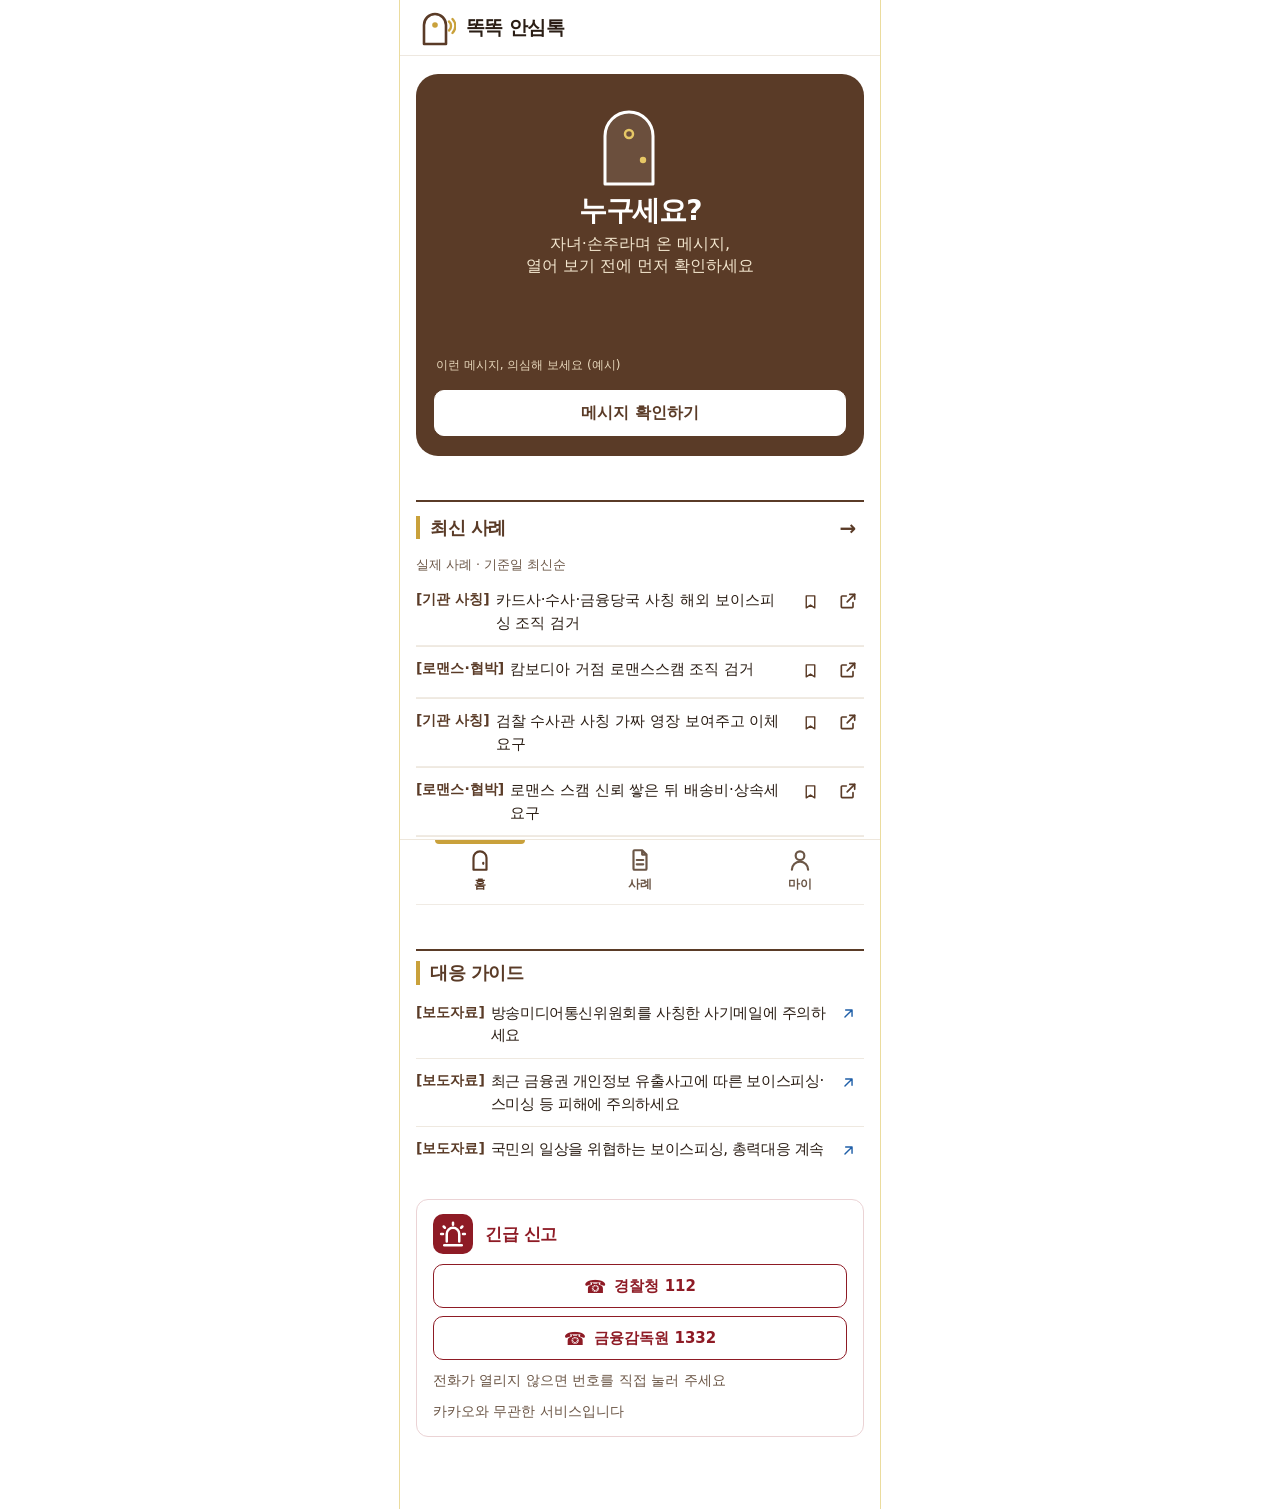
<file: index.html>
<!doctype html>
<!-- 똑똑 안심톡 wireframe v0.6 (2026-11-23) · 변경 이력은 README.md -->
<html lang="ko">
<head>
<meta charset="utf-8">
<meta name="viewport" content="width=device-width, initial-scale=1, viewport-fit=cover">
<title>똑똑 안심톡</title>
<link rel="stylesheet" href="css/style.css?v=20261123j">
</head>
<body>
<!-- 규칙: id = JS가 한 번만 찾는 요소 / class = 반복 요소 / data-field = JSON 필드명(camelCase) 그대로 -->
<div id="app">

  <!-- ===== 1. 홈 (1단계 탭 화면) ===== -->
  <section id="screen-home" class="screen" data-screen="home" aria-labelledby="service-name">
    <header class="app-header">
      <img id="logo" class="logo" alt="" width="40" height="40" src="data:image/svg+xml,%3Csvg xmlns='http://www.w3.org/2000/svg' width='40' height='40' viewBox='0 0 40 40' fill='none'%3E%3Cpath d='M8 36V17a11 11 0 0 1 22 0v19z' stroke='%235A3B27' stroke-width='2.6' stroke-linejoin='round'/%3E%3Ccircle cx='19' cy='17' r='2.8' fill='%23C9A13B'/%3E%3Cpath d='M33 13.5a6 6 0 0 1 0 9M36.5 11a10 10 0 0 1 0 14' stroke='%23C9A13B' stroke-width='2.4' stroke-linecap='round'/%3E%3C/svg%3E">
      <h1 id="service-name" class="app-title">똑똑 안심톡</h1>
    </header>

    <main class="screen-body">
      <!-- 상태 영역: 오류 (기본 숨김) -->
      <div id="state-home-error" class="state-box" role="alert" hidden>
        <p class="state-title">사례 데이터를 불러오지 못했습니다</p>
        <p class="state-desc">문구 확인은 계속 사용할 수 있습니다</p>
        <button id="btn-home-retry" type="button" class="btn">다시 시도</button>
      </div>

      <!-- 히어로: 서비스 소개 + 핵심 행동 버튼 (입력칸은 '메시지 확인' 화면으로 분리) -->
      <div class="door hero">
        <div class="hero-visual" aria-hidden="true">
          <svg class="hero-door" viewBox="0 0 130 96" width="130" height="96" fill="none">
            <g class="door-body">
              <path d="M30 90V42a24 24 0 0 1 48 0v48z" fill="rgba(255,255,255,.1)" stroke="#fff" stroke-width="3" stroke-linejoin="round"/>
              <circle cx="54" cy="40" r="4" stroke="#E6C766" stroke-width="2.5"/>
              <circle cx="68" cy="66" r="3.2" fill="#E6C766"/>
            </g>
            <path class="wave w1" d="M88 48a12 12 0 0 1 0 18" stroke="#E6C766" stroke-width="3" stroke-linecap="round"/>
            <path class="wave w2" d="M97 41a22 22 0 0 1 0 32" stroke="#E6C766" stroke-width="3" stroke-linecap="round"/>
            <path class="wave w3" d="M106 34a32 32 0 0 1 0 46" stroke="#E6C766" stroke-width="3" stroke-linecap="round"/>
          </svg>
        </div>
        <h2 class="door-title">누구세요?</h2>
        <p class="door-sub">자녀·손주라며 온 메시지,<br>열어 보기 전에 먼저 확인하세요</p>
        <div class="hero-chat" aria-hidden="true">
          <p class="bubble"><b>⚠</b> "엄마, 나 폰 고장 났어. 문자로 연락줘"</p>
          <p class="bubble"><b>⚠</b> "아빠, 급해서 그런데 돈 좀 보내줄래?"</p>
          <p class="bubble"><b>⚠</b> "할머니, 이 링크 좀 눌러서 확인해 줘"</p>
          <span class="chat-label">이런 메시지, 의심해 보세요 (예시)</span>
        </div>
        <a id="btn-start" class="btn btn-primary btn-lg" href="#check">메시지 확인하기</a>
      </div>

      <!-- 홈 사례: 사례 목록과 같은 카드 구조 재사용. 다음 주에 cases.json 최신 3건으로 대체 -->
      <section id="home-cases" aria-labelledby="home-cases-title">
        <div class="section-head">
          <h2 id="home-cases-title" class="section-title">최신 사례</h2>
          <a id="btn-more-cases" class="icon-link" href="#cases" aria-label="사례 목록으로 이동">→</a>
        </div>
        <p id="home-cases-note" class="section-note"></p>
        <ul id="home-case-list" class="card-list"></ul>
      </section>

      <section id="news" class="news" aria-labelledby="news-title" hidden>
        <h2 id="news-title" class="section-title">대응 가이드</h2>
        <ul id="news-list" class="card-list"></ul>
      </section>

      <section id="hotline" class="hotline" aria-label="긴급 신고처">
        <div class="hotline-head"><span class="alert-ico" aria-hidden="true"><svg viewBox="0 0 24 24" width="30" height="30" fill="none" stroke="#fff" stroke-width="2" stroke-linecap="round" stroke-linejoin="round"><path d="M7 18v-6a5 5 0 0 1 10 0v6"/><path d="M5 21h14"/><path d="M12 3v1.5M4.5 6l1 1M19.5 6l-1 1M2.5 12H4M20 12h1.5"/></svg></span><h2 class="hotline-title">긴급 신고</h2></div>
        <div class="hotline-links">
          <a class="btn" href="tel:112">경찰청 112</a>
          <a class="btn" href="tel:1332">금융감독원 1332</a>
        </div>
        <p class="notice-small">전화가 열리지 않으면 번호를 직접 눌러 주세요</p>
        <p class="notice-small">카카오와 무관한 서비스입니다</p>
      </section>
    </main>
  </section>

  <!-- ===== 1-2. 메시지 확인 (2단계 화면): 홈 히어로의 '메시지 확인하기'로 들어옴 ===== -->
  <section id="screen-check" class="screen" data-screen="check" aria-labelledby="check-title" hidden>
    <header class="app-header">
      <button id="btn-check-back" type="button" class="btn-icon" aria-label="뒤로">←</button>
      <h1 id="check-title" class="app-title">메시지 확인</h1>
    </header>

    <main class="screen-body">
      <h2 class="section-title">받은 메시지를 붙여넣으세요</h2>
      <label for="input-text" class="visually-hidden">의심되는 메시지 입력</label>
      <textarea id="input-text" class="input-area" rows="7" placeholder="여기에 의심되는 메시지를 붙여넣기" aria-describedby="paste-help"></textarea>
      <button id="btn-paste" type="button" class="btn">붙여넣기</button>
      <p id="paste-help" class="help">입력 칸을 길게 눌러 붙여넣을 수도 있어요</p>
      <p id="paste-fail" class="field-error" role="alert" hidden>자동 붙여넣기가 막혔습니다. 입력 칸을 길게 눌러 '붙여넣기'를 선택하세요</p>
      <button id="btn-check" type="button" class="btn btn-primary btn-lg" disabled>유형 확인하기</button>
      <p id="input-error" class="field-error" role="alert" hidden>문구를 먼저 입력해 주세요</p>
      <p class="privacy-note">입력한 문구 원문은 저장하지 않습니다</p>
    </main>
  </section>

  <!-- ===== 2. 확인 결과 (2단계 화면) ===== -->
  <section id="screen-result" class="screen" data-screen="result" aria-labelledby="result-title" hidden>
    <header class="app-header">
      <button id="btn-back" type="button" class="btn-icon" aria-label="뒤로">←</button>
      <h1 id="result-title" class="app-title">확인 결과</h1>
    </header>

    <main class="screen-body">
      <details id="already-sent" class="fold">
        <summary class="fold-summary">이미 돈을 보내거나 정보를 알려줬어요</summary>
        <div class="fold-body">
          <h2 class="section-title">지금 바로 해야 할 일</h2>
          <ol class="steps">
            <li><strong>112에 전화하세요.</strong> <a href="tel:1394">1394</a>, <a href="tel:1332">1332</a>도 가능합니다.</li>
            <li><strong>송금한 은행에 전화해서 지급정지를 요청하세요.</strong></li>
            <li><strong>3영업일 안에 은행에 피해구제신청서를 내세요.</strong> 경찰에서 받은 서류와 신분증이 필요합니다.</li>
          </ol>
          <p>받은 메시지 화면, 송금 내역, 상대 계좌번호는 지우지 말고 그대로 두세요.</p>
          <details id="more-help" class="fold fold-inner">
            <summary class="fold-summary">관련 기관</summary>
            <ul class="plain-list fold-body">
              <li>악성 앱이나 링크 피해: 한국인터넷진흥원 118</li>
              <li>내 이름으로 만든 계좌를 한 번에 막기: 내계좌 일괄지급정지</li>
              <li>내 이름으로 만든 휴대폰 확인·차단: 명의도용방지서비스(M-Safer)</li>
            </ul>
          </details>
        </div>
      </details>

      <div id="result-found">
        <p class="label">비슷한 유형</p>
        <p id="result-type" class="result-type" data-type-id="">가족 사칭 + 금융정보 요구</p>
        <p id="result-notice" class="notice">확정 판단이 아닙니다. 참고용 안내입니다.</p>

        <h2 class="section-title">입력한 문구</h2>
        <p id="result-text" class="result-text">엄마 폰 고장 나서 <mark>급하게</mark> <mark>카드 정보</mark> 좀 보내줘</p>

        <h2 class="section-title">지금 해야 할 일</h2>
        <ul id="result-actions" class="check-list">
          <li>메시지 속 링크·번호는 누르지 마세요</li>
          <li>가족에게 직접 전화로 확인하세요</li>
          <li>카드·신분증 정보는 보내지 마세요</li>
        </ul>

        <div class="hotline-links">
          <a id="call-112" class="btn" href="tel:112">경찰청 112</a>
          <a id="call-1332" class="btn" href="tel:1332">금융감독원 1332</a>
        </div>

        <a id="btn-similar" class="btn btn-wide" href="#cases"><span>사례 <span id="similar-count">7</span>건 보기</span></a>
      </div>

      <!-- 상태 영역: 유형 없음 (기본 숨김) -->
      <div id="result-none" class="state-box" hidden>
        <p class="state-title">비슷한 유형을 찾지 못했습니다</p>
        <p class="state-desc">안전하다는 뜻은 아닙니다. 링크를 누르거나 돈·정보를 보내기 전에, 가족에게 직접 전화해서 확인하세요.</p>
        <div class="hotline-links">
          <a class="btn" href="tel:112">경찰청 112</a>
          <a class="btn" href="tel:1332">금융감독원 1332</a>
        </div>
      </div>
    </main>

  </section>

  <!-- ===== 3. 사례 목록 (1단계 탭 화면) ===== -->
  <section id="screen-cases" class="screen" data-screen="cases" aria-labelledby="cases-title" hidden>
    <header class="app-header">
      <img class="logo" alt="" width="40" height="40" src="data:image/svg+xml,%3Csvg xmlns='http://www.w3.org/2000/svg' width='40' height='40' viewBox='0 0 40 40' fill='none'%3E%3Cpath d='M8 36V17a11 11 0 0 1 22 0v19z' stroke='%235A3B27' stroke-width='2.6' stroke-linejoin='round'/%3E%3Ccircle cx='19' cy='17' r='2.8' fill='%23C9A13B'/%3E%3Cpath d='M33 13.5a6 6 0 0 1 0 9M36.5 11a10 10 0 0 1 0 14' stroke='%23C9A13B' stroke-width='2.4' stroke-linecap='round'/%3E%3C/svg%3E">
      <h1 class="app-title">똑똑 안심톡</h1>
    </header>

    <main class="screen-body">
      <h2 id="cases-title" class="page-title">사례</h2>
      <!-- 탐색 영역: 검색(탐색 버튼) · 유형 · 보기 조건 · 초기화 / 아래 줄: 건수 · 정렬 -->
      <div class="filters">
        <form id="search-form" class="search-row" role="search">
          <label for="query" class="visually-hidden">제목·요약 검색</label>
          <input id="query" class="input-line" type="search" placeholder="제목·요약 검색" autocomplete="off">
          <button id="btn-search" type="submit" class="btn btn-primary">탐색</button>
          <button id="btn-filter-toggle" type="button" class="btn btn-filter" aria-expanded="false" aria-controls="filter-panel">
            <span>필터</span><span id="filter-badge" class="filter-badge" hidden>0</span><span class="chev" aria-hidden="true">▾</span>
          </button>
        </form>

        <div id="filter-panel" class="filter-panel" hidden>
          <p id="type-filter-label" class="filter-label">유형</p>
          <div id="type-filters" class="chips" role="group" aria-labelledby="type-filter-label"></div>

          <p id="cond-filter-label" class="filter-label">조건 <span class="filter-hint">(모두 해당하는 사례만)</span></p>
          <div id="cond-filters" class="chips" role="group" aria-labelledby="cond-filter-label"></div>
        </div>

        <div class="sort-row">
          <p class="result-count" aria-live="polite"><strong><span id="result-count">0</span>건</strong> <span id="filter-count" class="filter-note"></span></p>
          <button id="btn-reset-all" type="button" class="btn btn-reset" aria-label="조건 초기화">↺</button>
        </div>
      </div>

      <p id="list-notice" class="notice-small" hidden></p>

      <!-- 상태 영역 (기본 숨김, 한 번에 하나만 표시) -->
      <div id="state-loading" class="state-box" role="status" hidden>
        <p class="state-title">사례를 불러오는 중입니다</p>
        <div class="skeleton"></div><div class="skeleton"></div>
      </div>
      <div id="state-empty" class="state-box" hidden>
        <p class="state-title">조건에 맞는 사례가 없습니다</p>
        <p id="empty-reason" class="state-desc">조건이 많아 맞는 사례가 없을 수 있습니다</p>
        <div class="btn-row">
          <button id="btn-relax" type="button" class="btn btn-primary" hidden></button>
          <button id="btn-reset" type="button" class="btn">조건 초기화</button>
        </div>
      </div>
      <div id="state-cases-error" class="state-box" role="alert" hidden>
        <p class="state-title">사례 데이터를 불러오지 못했습니다</p>
        <button id="btn-retry" type="button" class="btn">다시 시도</button>
      </div>

      <!-- 카드 목록: data/cases_all.json 을 불러와 template#case-card-tpl 로 만들어 채웁니다 -->
      <ul id="case-list" class="card-list" hidden></ul>
      <nav id="pager" class="pager" aria-label="페이지 이동" hidden></nav>
      <template id="case-card-tpl">
        <li class="case-card" data-id="" data-type="">
          <div class="case-line">
            <span class="case-head"><span class="case-tag"></span><span class="d-badge" role="img" aria-label="더미(예시) 데이터" title="더미(예시) 데이터" hidden>D</span></span>
            <button type="button" class="btn-bookmark icon-open" aria-pressed="false" aria-label="저장"><svg viewBox="0 0 24 24" width="18" height="18" fill="none" stroke="currentColor" stroke-width="2" stroke-linecap="round" stroke-linejoin="round" aria-hidden="true"><path d="M6 4h12v17l-6-4-6 4z"/></svg></button>
            <h3 class="case-title"><button type="button" class="btn-open case-link" data-id="" data-field="title"></button></h3>
            <button type="button" class="btn-open icon-open case-open" data-id="" aria-label="자세히 보기"><svg viewBox="0 0 24 24" width="18" height="18" fill="none" stroke="currentColor" stroke-width="2" stroke-linecap="round" stroke-linejoin="round" aria-hidden="true"><path d="M14 4h6v6"/><path d="M20 4l-9 9"/><path d="M18 14v5a1 1 0 0 1-1 1H5a1 1 0 0 1-1-1V7a1 1 0 0 1 1-1h5"/></svg></button>
          </div>
          <p class="case-tags" hidden></p>
          <p class="case-meta" hidden><span class="case-source"></span> · <time class="case-date"></time></p>
        </li>
      </template>
    </main>
  </section>

  <!-- ===== 4. 사례 상세 (2단계 화면, 기본 숨김) ===== -->
  <section id="screen-detail" class="screen" data-screen="detail" aria-labelledby="detail-title" hidden>
    <header class="app-header">
      <button id="btn-detail-back" type="button" class="btn-icon" aria-label="뒤로">←</button>
      <img class="logo" alt="" width="40" height="40" src="data:image/svg+xml,%3Csvg xmlns='http://www.w3.org/2000/svg' width='40' height='40' viewBox='0 0 40 40' fill='none'%3E%3Cpath d='M8 36V17a11 11 0 0 1 22 0v19z' stroke='%235A3B27' stroke-width='2.6' stroke-linejoin='round'/%3E%3Ccircle cx='19' cy='17' r='2.8' fill='%23C9A13B'/%3E%3Cpath d='M33 13.5a6 6 0 0 1 0 9M36.5 11a10 10 0 0 1 0 14' stroke='%23C9A13B' stroke-width='2.4' stroke-linecap='round'/%3E%3C/svg%3E">
      <h1 id="detail-title" class="app-title">똑똑 안심톡</h1>
    </header>

    <main class="screen-body has-bottom-bar">
      <article id="case-detail" data-id="">
        <p class="page-label">사례 상세</p>
        <p id="case-type" class="case-type" data-field="type">가족 사칭</p>
        <h2 id="case-title" class="detail-heading" data-field="title">자녀 사칭 카드 정보 요구 사례</h2>

        <h3 class="section-title">수법 요약</h3>
        <p id="case-summary" data-field="summary">자녀를 사칭해 휴대폰 고장을 핑계로 카드 정보를 요구합니다.</p>

        <h3 class="section-title">위험 신호</h3>
        <ul id="case-risks" class="plain-list" data-field="riskSigns">
          <li>평소와 다른 말투</li>
          <li>급하게 재촉</li>
          <li>카드·신분증 정보 요구</li>
        </ul>

        <h3 class="section-title">수법 설명</h3>
        <p id="case-method" data-field="method">먼저 휴대폰 고장을 알린 뒤 원격 앱 설치나 카드 정보 전달을 유도합니다.</p>

        <h3 class="section-title">대응 행동</h3>
        <ul id="case-actions" class="plain-list" data-field="actions">
          <li>직접 전화로 확인하기</li>
          <li>112·1332 문의하기</li>
        </ul>

        <h3 class="section-title">출처</h3>
        <p class="case-meta"><span id="case-source" data-field="source">금융감독원</span> · <time id="case-date" data-field="collectedAt" datetime="2026-09-28">2026-09-28</time></p>
        <a id="source-link" class="btn btn-wide" data-field="sourceUrl" target="_blank" rel="noopener noreferrer" hidden>출처 링크 열기 (새 탭)</a>
        <p id="case-note" class="help" hidden></p>
        <p id="source-none" class="help" hidden>이 사례는 출처 링크를 준비 중입니다</p>
      </article>

      <div id="toast" class="toast" role="status" hidden></div>
    </main>

    <!-- 고정 영역: 저장 바 -->
    <div class="bottom-bar">
      <button id="btn-save-case" type="button" class="btn btn-primary btn-lg" aria-pressed="false">저장</button>
    </div>
  </section>

  <!-- ===== 5. 마이페이지 (1단계 탭 화면, 저장한 사례 모음) ===== -->
  <section id="screen-saved" class="screen" data-screen="saved" aria-labelledby="saved-title" hidden>
    <header class="app-header">
      <img class="logo" alt="" width="40" height="40" src="data:image/svg+xml,%3Csvg xmlns='http://www.w3.org/2000/svg' width='40' height='40' viewBox='0 0 40 40' fill='none'%3E%3Cpath d='M8 36V17a11 11 0 0 1 22 0v19z' stroke='%235A3B27' stroke-width='2.6' stroke-linejoin='round'/%3E%3Ccircle cx='19' cy='17' r='2.8' fill='%23C9A13B'/%3E%3Cpath d='M33 13.5a6 6 0 0 1 0 9M36.5 11a10 10 0 0 1 0 14' stroke='%23C9A13B' stroke-width='2.4' stroke-linecap='round'/%3E%3C/svg%3E">
      <h1 class="app-title">똑똑 안심톡</h1>
    </header>

    <main class="screen-body">
      <h2 id="saved-title" class="page-title">마이</h2>

      <div class="filters">
        <p id="saved-type-filter-label" class="filter-label">유형</p>
        <div id="saved-type-filters" class="chips" role="group" aria-labelledby="saved-type-filter-label"></div>
      </div>

      <!-- 저장한 사례는 localStorage의 id 목록으로 그립니다(js/app.js) -->
      <ul id="saved-case-list" class="card-list" hidden></ul>

      <!-- 상태 영역 (기본 숨김) -->
      <div id="state-saved-filter-empty" class="state-box" hidden>
        <p class="state-title">이 유형으로 저장한 사례가 없습니다</p>
        <button id="btn-saved-all" type="button" class="btn">↺ 초기화</button>
      </div>
      <div id="state-saved-empty" class="state-box" hidden>
        <p class="state-title">아직 저장한 사례가 없습니다</p>
        <p class="state-desc">사례 카드의 북마크 버튼을 누르면 여기에 모입니다</p>
        <a class="btn btn-primary" href="#cases">사례 보러 가기</a>
      </div>
    </main>
  </section>

  <!-- ===== 공통 하단 탭바: 1단계 화면(홈·사례·마이페이지)에서만 표시 ===== -->
  <nav id="tabbar" class="tabbar" aria-label="주 메뉴">
    <a class="tab" data-tab="home" href="#home" aria-current="page"><svg class="tab-ico" viewBox="0 0 24 24" aria-hidden="true"><path d="M6 21V10a6 6 0 0 1 12 0v11zM15 14.5v1" fill="none" stroke="currentColor" stroke-width="2" stroke-linecap="round" stroke-linejoin="round"/></svg><span>홈</span></a>
    <a class="tab" data-tab="cases" href="#cases"><svg class="tab-ico" viewBox="0 0 24 24" aria-hidden="true"><path d="M14 3H7a1 1 0 0 0-1 1v16a1 1 0 0 0 1 1h10a1 1 0 0 0 1-1V7z M14 3v4h4 M9 12h6 M9 16h6" fill="none" stroke="currentColor" stroke-width="2" stroke-linecap="round" stroke-linejoin="round"/></svg><span>사례</span></a>
    <a class="tab" data-tab="saved" href="#saved"><svg class="tab-ico" viewBox="0 0 24 24" aria-hidden="true"><circle cx="12" cy="8" r="4" fill="none" stroke="currentColor" stroke-width="2"/><path d="M4.5 21a7.5 7.5 0 0 1 15 0" fill="none" stroke="currentColor" stroke-width="2" stroke-linecap="round"/></svg><span>마이</span></a>
  </nav>
</div>
<script src="js/app.js?v=20261123j" defer></script>
</body>
</html>
</file>
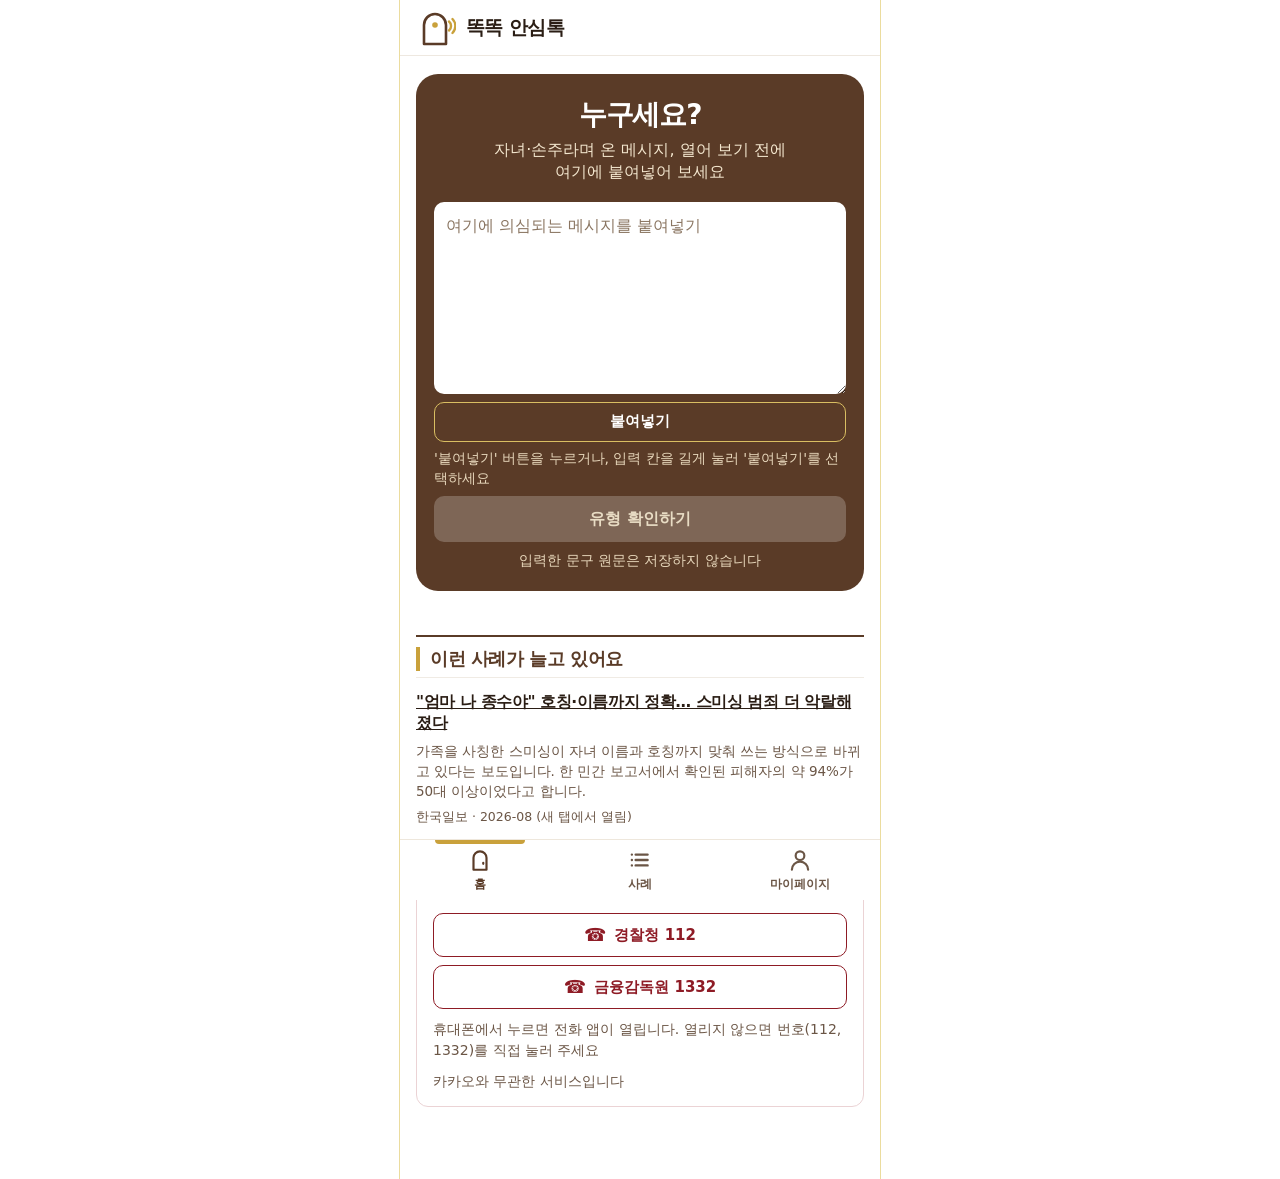
<file: index (2).html>
<!doctype html>
<html lang="ko">
<head>
<meta charset="utf-8">
<meta name="viewport" content="width=device-width, initial-scale=1, viewport-fit=cover">
<title>똑똑 안심톡</title>
<link rel="stylesheet" href="css/style.css?v=20261109b">
</head>
<body>
<!-- 규칙: id = JS가 한 번만 찾는 요소 / class = 반복 요소 / data-field = JSON 필드명(camelCase) 그대로 -->
<div id="app">

  <!-- ===== 1. 홈 (1단계 탭 화면) ===== -->
  <section id="screen-home" class="screen" data-screen="home" aria-labelledby="service-name">
    <header class="app-header">
      <img id="logo" class="logo" alt="" width="40" height="40" src="data:image/svg+xml,%3Csvg xmlns='http://www.w3.org/2000/svg' width='40' height='40' viewBox='0 0 40 40' fill='none'%3E%3Cpath d='M8 36V17a11 11 0 0 1 22 0v19z' stroke='%235A3B27' stroke-width='2.6' stroke-linejoin='round'/%3E%3Ccircle cx='19' cy='17' r='2.8' fill='%23C9A13B'/%3E%3Cpath d='M33 13.5a6 6 0 0 1 0 9M36.5 11a10 10 0 0 1 0 14' stroke='%23C9A13B' stroke-width='2.4' stroke-linecap='round'/%3E%3C/svg%3E">
      <h1 id="service-name" class="app-title">똑똑 안심톡</h1>
    </header>

    <main class="screen-body">
      <!-- 상태 영역: 오류 (기본 숨김) -->
      <div id="state-home-error" class="state-box" role="alert" hidden>
        <p class="state-title">사례 데이터를 불러오지 못했습니다</p>
        <p class="state-desc">문구 확인은 계속 사용할 수 있습니다</p>
        <button id="btn-home-retry" type="button" class="btn">다시 시도</button>
      </div>

      <div class="door">
        <span class="peephole" aria-hidden="true"></span>
          <h2 class="door-title">누구세요?</h2>
          <p class="door-sub">자녀·손주라며 온 메시지, 열어 보기 전에<br>여기에 붙여넣어 보세요</p>
        <label for="input-text" class="visually-hidden">의심되는 메시지 입력</label>
        <textarea id="input-text" class="input-area" rows="7" placeholder="여기에 의심되는 메시지를 붙여넣기" aria-describedby="paste-help"></textarea>
        <button id="btn-paste" type="button" class="btn">붙여넣기</button>
        <p id="paste-help" class="help">'붙여넣기' 버튼을 누르거나, 입력 칸을 길게 눌러 '붙여넣기'를 선택하세요</p>
        <p id="paste-fail" class="field-error" role="alert" hidden>자동 붙여넣기가 막혔습니다. 입력 칸을 길게 눌러 '붙여넣기'를 선택하세요</p>
        <button id="btn-check" type="button" class="btn btn-primary btn-lg" disabled>유형 확인하기</button>
        <p id="input-error" class="field-error" role="alert" hidden>문구를 먼저 입력해 주세요</p>
        <p class="privacy-note">입력한 문구 원문은 저장하지 않습니다</p>
      </div>

      <section id="news" class="news" aria-labelledby="news-title">
        <h2 id="news-title" class="section-title">이런 사례가 늘고 있어요</h2>
        <article class="news-card">
          <h3 class="news-headline"><a id="news-link" href="https://www.hankookilbo.com/news/article/A2026073114470000889" target="_blank" rel="noopener noreferrer">"엄마 나 종수야" 호칭·이름까지 정확… 스미싱 범죄 더 악랄해졌다</a></h3>
          <p class="news-summary">가족을 사칭한 스미싱이 자녀 이름과 호칭까지 맞춰 쓰는 방식으로 바뀌고 있다는 보도입니다. 한 민간 보고서에서 확인된 피해자의 약 94%가 50대 이상이었다고 합니다.</p>
          <p class="case-meta"><span class="news-source">한국일보</span> · <time class="news-date" datetime="2026-08">2026-08</time> (새 탭에서 열림)</p>
        </article>
      </section>

      <section id="hotline" class="hotline" aria-label="긴급 신고처">
        <h2 class="hotline-title">긴급 신고</h2>
        <div class="hotline-links">
          <a class="btn" href="tel:112">경찰청 112</a>
          <a class="btn" href="tel:1332">금융감독원 1332</a>
        </div>
        <p class="notice-small">휴대폰에서 누르면 전화 앱이 열립니다. 열리지 않으면 번호(112, 1332)를 직접 눌러 주세요</p>
        <p class="notice-small">카카오와 무관한 서비스입니다</p>
      </section>
    </main>
  </section>

  <!-- ===== 2. 확인 결과 (2단계 화면) ===== -->
  <section id="screen-result" class="screen" data-screen="result" aria-labelledby="result-title" hidden>
    <header class="app-header">
      <button id="btn-back" type="button" class="btn-icon" aria-label="뒤로">←</button>
      <h1 id="result-title" class="app-title">확인 결과</h1>
    </header>

    <main class="screen-body">
      <details id="already-sent" class="fold">
        <summary class="fold-summary">이미 돈을 보내거나 정보를 알려줬어요</summary>
        <div class="fold-body">
          <h2 class="section-title">지금 바로 해야 할 일</h2>
          <ol class="steps">
            <li><strong>112에 전화하세요.</strong> <a href="tel:1394">1394</a>, <a href="tel:1332">1332</a>도 가능합니다.</li>
            <li><strong>송금한 은행에 전화해서 지급정지를 요청하세요.</strong></li>
            <li><strong>3영업일 안에 은행에 피해구제신청서를 내세요.</strong> 경찰에서 받은 서류와 신분증이 필요합니다.</li>
          </ol>
          <p>받은 메시지 화면, 송금 내역, 상대 계좌번호는 지우지 말고 그대로 두세요.</p>
          <details id="more-help" class="fold fold-inner">
            <summary class="fold-summary">더 알아보기</summary>
            <ul class="plain-list fold-body">
              <li>악성 앱이나 링크 피해: 한국인터넷진흥원 118</li>
              <li>내 이름으로 만든 계좌를 한 번에 막기: 내계좌 일괄지급정지</li>
              <li>내 이름으로 만든 휴대폰 확인·차단: 명의도용방지서비스(M-Safer)</li>
            </ul>
          </details>
        </div>
      </details>

      <div id="result-found">
        <p class="label">비슷한 유형</p>
        <p id="result-type" class="result-type" data-type-id="">가족 사칭 + 금융정보 요구</p>
        <p id="result-notice" class="notice">확정 판단이 아닙니다. 참고용 안내입니다.</p>

        <h2 class="section-title">입력한 문구</h2>
        <p id="result-text" class="result-text">엄마 폰 고장 나서 <mark>급하게</mark> <mark>카드 정보</mark> 좀 보내줘</p>

        <h2 class="section-title">지금 해야 할 일</h2>
        <ul id="result-actions" class="check-list">
          <li>메시지 속 링크·번호는 누르지 마세요</li>
          <li>가족에게 직접 전화로 확인하세요</li>
          <li>카드·신분증 정보는 보내지 마세요</li>
        </ul>

        <div class="hotline-links">
          <a id="call-112" class="btn" href="tel:112">경찰청 112</a>
          <a id="call-1332" class="btn" href="tel:1332">금융감독원 1332</a>
        </div>

        <a id="btn-similar" class="btn btn-wide" href="#cases"><span>비슷한 사례 <span id="similar-count">7</span>건 보기</span></a>
      </div>

      <!-- 상태 영역: 유형 없음 (기본 숨김) -->
      <div id="result-none" class="state-box" hidden>
        <p class="state-title">비슷한 유형을 찾지 못했습니다</p>
        <p class="state-desc">안전하다는 뜻은 아닙니다. 링크를 누르거나 돈·정보를 보내기 전에, 가족에게 직접 전화해서 확인하세요.</p>
        <div class="hotline-links">
          <a class="btn" href="tel:112">경찰청 112</a>
          <a class="btn" href="tel:1332">금융감독원 1332</a>
        </div>
      </div>
    </main>

  </section>

  <!-- ===== 3. 사례 목록 (1단계 탭 화면) ===== -->
  <section id="screen-cases" class="screen" data-screen="cases" aria-labelledby="cases-title" hidden>
    <header class="app-header">
      <h1 id="cases-title" class="app-title">비슷한 사례</h1>
    </header>

    <main class="screen-body">
      <div class="filters">
        <label for="query" class="visually-hidden">제목·요약 검색</label>
        <input id="query" class="input-line" type="search" placeholder="제목·요약 검색">

        <p id="type-filter-label" class="filter-label">유형</p>
        <div id="type-filters" class="chips" role="group" aria-labelledby="type-filter-label">
          <button type="button" class="chip" data-type="" aria-pressed="false">전체</button>
          <button type="button" class="chip" data-type="family" aria-pressed="true">가족 사칭</button>
          <button type="button" class="chip" data-type="agency" aria-pressed="false">기관 사칭</button>
          <button id="btn-more" type="button" class="chip chip-more" aria-expanded="false" aria-controls="more-filters">더보기</button>
        </div>
        <div id="more-filters" class="more-filters" hidden>
          <button type="button" class="chip" data-type="loan" aria-pressed="false">대출 사칭</button>
          <button type="button" class="chip" data-type="shipping" aria-pressed="false">택배 사칭</button>
        </div>

        <div class="sort-row">
          <p class="result-count" aria-live="polite"><strong><span id="result-count">3</span>건</strong></p>
          <label for="sort">정렬</label>
          <select id="sort" class="select">
            <option value="latest">최신순</option>
            <option value="type">유형순</option>
          </select>
        </div>
      </div>

      <!-- 상태 영역 (기본 숨김, 한 번에 하나만 표시) -->
      <div id="state-loading" class="state-box" role="status" hidden>
        <p class="state-title">사례를 불러오는 중입니다</p>
        <div class="skeleton"></div><div class="skeleton"></div>
      </div>
      <div id="state-empty" class="state-box" hidden>
        <p class="state-title">조건에 맞는 사례가 없습니다</p>
        <p class="state-desc">검색어나 유형을 바꿔 보세요</p>
        <div class="btn-row">
          <button id="btn-reset" type="button" class="btn">조건 초기화</button>
          <button id="btn-all" type="button" class="btn">전체 사례 보기</button>
        </div>
      </div>
      <div id="state-cases-error" class="state-box" role="alert" hidden>
        <p class="state-title">사례 데이터를 불러오지 못했습니다</p>
        <button id="btn-retry" type="button" class="btn">다시 시도</button>
      </div>

      <!-- 카드 목록: 손으로 작성한 3건. JS는 template#case-card-tpl 로 같은 구조를 복제 -->
      <ul id="case-list" class="card-list">
        <li class="case-card" data-id="1" data-type="family" data-source-url="https://www.kmcc.go.kr/user.do?boardId=1113&boardSeq=53103&dc=K00000200&mode=view&page=A05030000">
          <p class="case-type" data-field="type">가족 사칭</p>
          <h3 class="case-title" data-field="title">자녀 사칭 메시지로 카드 정보 요구</h3>
          <p class="case-meta"><span class="case-source" data-field="source">방송통신위원회</span> · <time class="case-date" data-field="collectedAt" datetime="2022-05-12">2022-05-12</time></p>
          <div class="case-actions">
            <button type="button" class="btn btn-open" data-id="1">자세히 보기</button>
            <button type="button" class="btn btn-save-card" data-id="1" aria-pressed="false">저장</button>
          </div>
        </li>
        <li class="case-card" data-id="2" data-type="family">
          <p class="case-type" data-field="type">가족 사칭</p>
          <h3 class="case-title" data-field="title">손주 사칭 급전 송금 요구</h3>
          <p class="case-meta"><span class="case-source" data-field="source">경찰청</span> · <time class="case-date" data-field="collectedAt" datetime="2026-09-15">2026-09-15</time></p>
          <div class="case-actions">
            <button type="button" class="btn btn-open" data-id="2">자세히 보기</button>
            <button type="button" class="btn btn-save-card" data-id="2" aria-pressed="true">저장됨</button>
          </div>
        </li>
        <li class="case-card" data-id="3" data-type="family">
          <p class="case-type" data-field="type">가족 사칭</p>
          <h3 class="case-title" data-field="title">휴대폰 고장을 핑계로 상품권 구매 요구</h3>
          <p class="case-meta"><span class="case-source" data-field="source">한국소비자원</span> · <time class="case-date" data-field="collectedAt" datetime="2026-08-30">2026-08-30</time></p>
          <div class="case-actions">
            <button type="button" class="btn btn-open" data-id="3">자세히 보기</button>
            <button type="button" class="btn btn-save-card" data-id="3" aria-pressed="false">저장</button>
          </div>
        </li>
        <li class="case-card" data-id="4" data-type="agency">
          <p class="case-type" data-field="type">기관 사칭</p>
          <h3 class="case-title" data-field="title">금융기관 직원 사칭 계좌 이체 유도</h3>
          <p class="case-meta"><span class="case-source" data-field="source">금융감독원</span> · <time class="case-date" data-field="collectedAt" datetime="2026-09-10">2026-09-10</time></p>
          <div class="case-actions">
            <button type="button" class="btn btn-open" data-id="4">자세히 보기</button>
            <button type="button" class="btn btn-save-card" data-id="4" aria-pressed="true">저장됨</button>
          </div>
        </li>
      </ul>
      <template id="case-card-tpl">
        <li class="case-card" data-id="" data-type="">
          <p class="case-type" data-field="type"></p>
          <h3 class="case-title" data-field="title"></h3>
          <p class="case-meta"><span class="case-source" data-field="source"></span> · <time class="case-date" data-field="collectedAt"></time></p>
          <div class="case-actions">
            <button type="button" class="btn btn-open" data-id="">자세히 보기</button>
            <button type="button" class="btn btn-save-card" data-id="" aria-pressed="false">저장</button>
          </div>
        </li>
      </template>
    </main>
  </section>

  <!-- ===== 4. 사례 상세 (2단계 화면, 기본 숨김) ===== -->
  <section id="screen-detail" class="screen" data-screen="detail" aria-labelledby="detail-title" hidden>
    <header class="app-header">
      <button id="btn-detail-back" type="button" class="btn-icon" aria-label="뒤로">←</button>
      <h1 id="detail-title" class="app-title">사례 상세</h1>
    </header>

    <main class="screen-body has-bottom-bar">
      <article id="case-detail" data-id="">
        <p id="case-type" class="case-type" data-field="type">가족 사칭</p>
        <h2 id="case-title" class="detail-heading" data-field="title">자녀 사칭 카드 정보 요구 사례</h2>

        <h3 class="section-title">수법 요약</h3>
        <p id="case-summary" data-field="summary">자녀를 사칭해 휴대폰 고장을 핑계로 카드 정보를 요구합니다.</p>

        <h3 class="section-title">위험 신호</h3>
        <ul id="case-risks" class="plain-list" data-field="riskSigns">
          <li>평소와 다른 말투</li>
          <li>급하게 재촉</li>
          <li>카드·신분증 정보 요구</li>
        </ul>

        <h3 class="section-title">수법 설명</h3>
        <p id="case-method" data-field="method">먼저 휴대폰 고장을 알린 뒤 원격 앱 설치나 카드 정보 전달을 유도합니다.</p>

        <h3 class="section-title">대응 행동</h3>
        <ul id="case-actions" class="plain-list" data-field="actions">
          <li>직접 전화로 확인하기</li>
          <li>112·1332 문의하기</li>
        </ul>

        <h3 class="section-title">출처</h3>
        <p class="case-meta"><span id="case-source" data-field="source">금융감독원</span> · <time id="case-date" data-field="collectedAt" datetime="2026-09-28">2026-09-28</time></p>
        <a id="source-link" class="btn btn-wide" data-field="sourceUrl" target="_blank" rel="noopener noreferrer" hidden>출처 링크 열기 (새 탭)</a>
        <p id="source-none" class="help" hidden>이 사례는 출처 링크를 준비 중입니다</p>
      </article>

      <div id="toast" class="toast" role="status" hidden>'자녀 사칭 카드 정보 요구' 사례를 저장했습니다</div>
    </main>

    <!-- 고정 영역: 저장 바 -->
    <div class="bottom-bar">
      <button id="btn-save-case" type="button" class="btn btn-primary btn-lg" aria-pressed="false">저장</button>
    </div>
  </section>

  <!-- ===== 5. 마이페이지 (1단계 탭 화면, 저장한 사례 모음) ===== -->
  <section id="screen-saved" class="screen" data-screen="saved" aria-labelledby="saved-title" hidden>
    <header class="app-header">
      <h1 id="saved-title" class="app-title">마이페이지</h1>
    </header>

    <main class="screen-body">
      <p id="saved-count" class="saved-count">저장한 사례 <strong><span id="saved-count-num">2</span>건</strong></p>

      <div class="filters">
        <p id="saved-type-filter-label" class="filter-label">유형</p>
        <div id="saved-type-filters" class="chips" role="group" aria-labelledby="saved-type-filter-label">
          <button type="button" class="chip" data-type="" aria-pressed="true">전체</button>
          <button type="button" class="chip" data-type="family" aria-pressed="false">가족 사칭</button>
          <button type="button" class="chip" data-type="agency" aria-pressed="false">기관 사칭</button>
        </div>
      </div>

      <!-- 사례 목록과 같은 카드 구조·클래스 재사용. 저장 해제는 '저장됨' 버튼으로 -->
      <ul id="saved-case-list" class="card-list">
        <li class="case-card" data-id="2" data-type="family">
          <p class="case-type" data-field="type">가족 사칭</p>
          <h3 class="case-title" data-field="title">손주 사칭 급전 송금 요구</h3>
          <p class="case-meta"><span class="case-source" data-field="source">경찰청</span> · <time class="case-date" data-field="collectedAt" datetime="2026-09-15">2026-09-15</time></p>
          <div class="case-actions">
            <button type="button" class="btn btn-open" data-id="2">자세히 보기</button>
            <button type="button" class="btn btn-save-card" data-id="2" aria-pressed="true">저장됨</button>
          </div>
        </li>
        <li class="case-card" data-id="4" data-type="agency">
          <p class="case-type" data-field="type">기관 사칭</p>
          <h3 class="case-title" data-field="title">금융기관 직원 사칭 계좌 이체 유도</h3>
          <p class="case-meta"><span class="case-source" data-field="source">금융감독원</span> · <time class="case-date" data-field="collectedAt" datetime="2026-09-10">2026-09-10</time></p>
          <div class="case-actions">
            <button type="button" class="btn btn-open" data-id="4">자세히 보기</button>
            <button type="button" class="btn btn-save-card" data-id="4" aria-pressed="true">저장됨</button>
          </div>
        </li>
      </ul>

      <!-- 상태 영역 (기본 숨김) -->
      <div id="state-saved-filter-empty" class="state-box" hidden>
        <p class="state-title">이 유형으로 저장한 사례가 없습니다</p>
        <button id="btn-saved-all" type="button" class="btn">전체 보기</button>
      </div>
      <div id="state-saved-empty" class="state-box" hidden>
        <p class="state-title">아직 저장한 사례가 없습니다</p>
        <p class="state-desc">마음에 드는 사례를 저장하면 여기에 모입니다</p>
      </div>
    </main>
  </section>

  <!-- ===== 공통 하단 탭바: 1단계 화면(홈·사례·마이페이지)에서만 표시 ===== -->
  <nav id="tabbar" class="tabbar" aria-label="주 메뉴">
    <a class="tab" data-tab="home" href="#home" aria-current="page"><svg class="tab-ico" viewBox="0 0 24 24" aria-hidden="true"><path d="M6 21V10a6 6 0 0 1 12 0v11zM15 14.5v1" fill="none" stroke="currentColor" stroke-width="2" stroke-linecap="round" stroke-linejoin="round"/></svg><span>홈</span></a>
    <a class="tab" data-tab="cases" href="#cases"><svg class="tab-ico" viewBox="0 0 24 24" aria-hidden="true"><path d="M8 7h11M8 12h11M8 17h11M4.5 7h.01M4.5 12h.01M4.5 17h.01" fill="none" stroke="currentColor" stroke-width="2.2" stroke-linecap="round"/></svg><span>사례</span></a>
    <a class="tab" data-tab="saved" href="#saved"><svg class="tab-ico" viewBox="0 0 24 24" aria-hidden="true"><circle cx="12" cy="8" r="4" fill="none" stroke="currentColor" stroke-width="2"/><path d="M4.5 21a7.5 7.5 0 0 1 15 0" fill="none" stroke="currentColor" stroke-width="2" stroke-linecap="round"/></svg><span>마이페이지</span></a>
  </nav>
</div>
<script src="js/app.js?v=20261109b" defer></script>
</body>
</html>
</file>
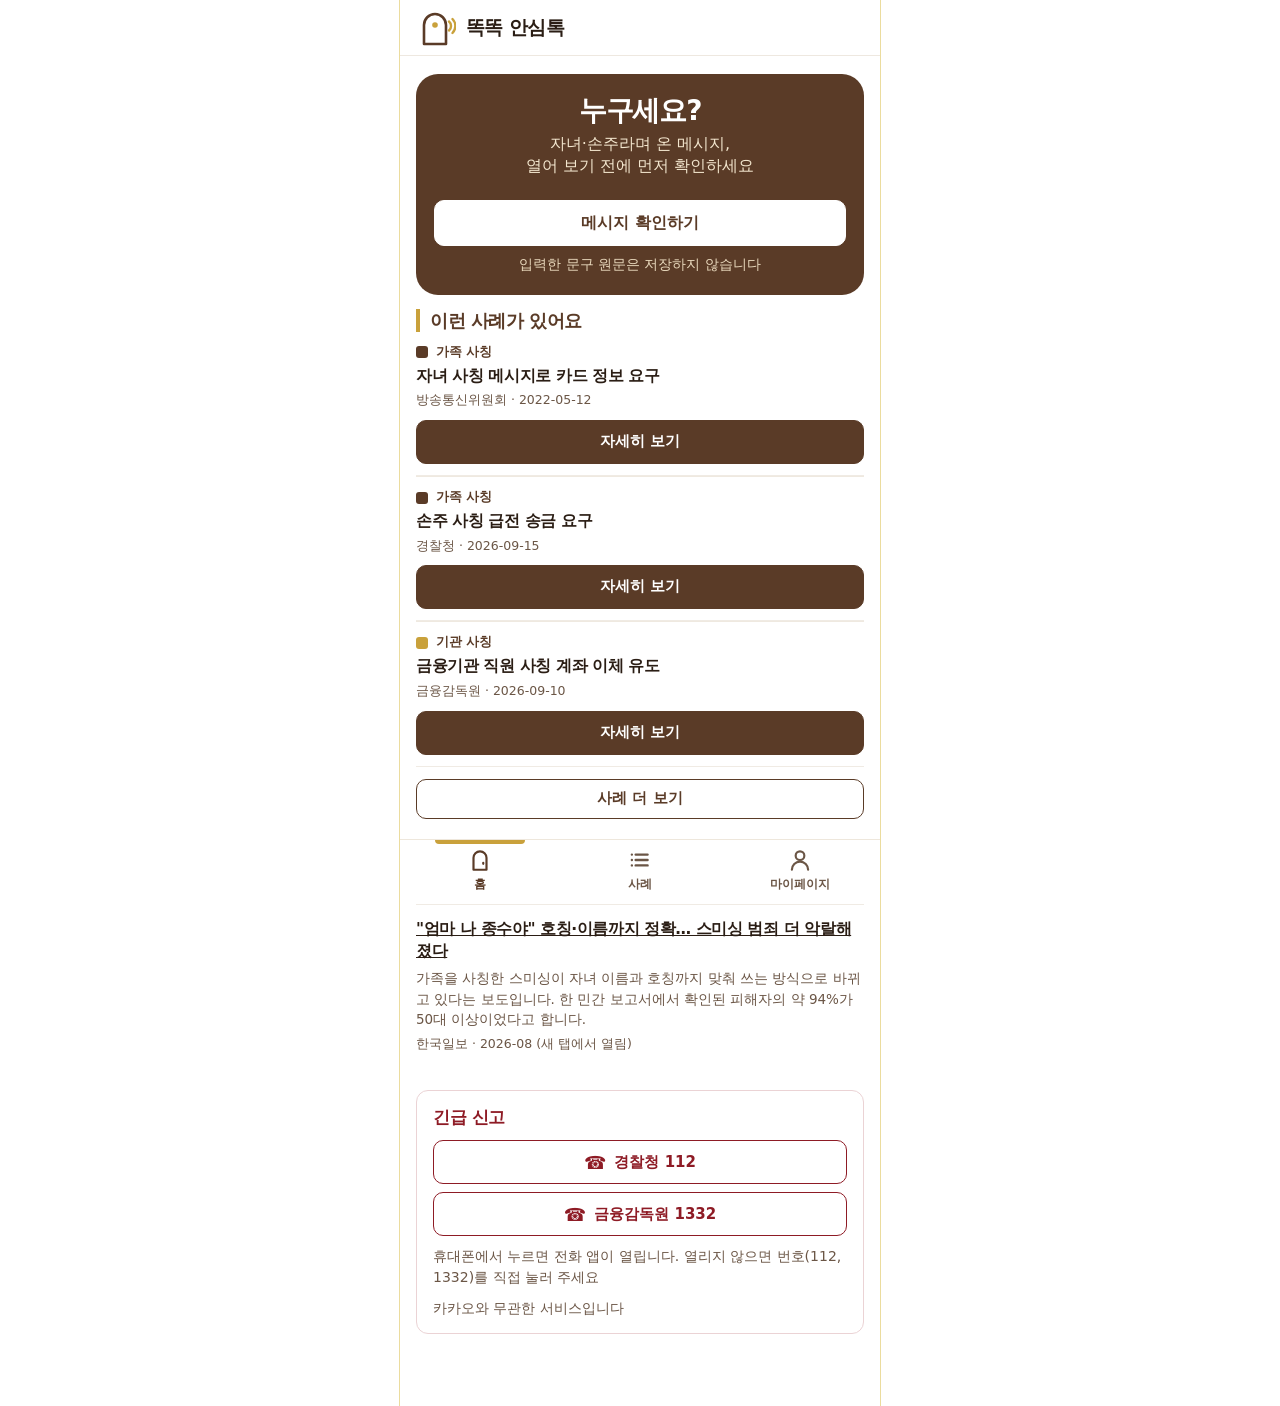
<file: index (3).html>
<!doctype html>
<html lang="ko">
<head>
<meta charset="utf-8">
<meta name="viewport" content="width=device-width, initial-scale=1, viewport-fit=cover">
<title>똑똑 안심톡</title>
<link rel="stylesheet" href="css/style.css?v=20261109b">
</head>
<body>
<!-- 규칙: id = JS가 한 번만 찾는 요소 / class = 반복 요소 / data-field = JSON 필드명(camelCase) 그대로 -->
<div id="app">

  <!-- ===== 1. 홈 (1단계 탭 화면) ===== -->
  <section id="screen-home" class="screen" data-screen="home" aria-labelledby="service-name">
    <header class="app-header">
      <img id="logo" class="logo" alt="" width="40" height="40" src="data:image/svg+xml,%3Csvg xmlns='http://www.w3.org/2000/svg' width='40' height='40' viewBox='0 0 40 40' fill='none'%3E%3Cpath d='M8 36V17a11 11 0 0 1 22 0v19z' stroke='%235A3B27' stroke-width='2.6' stroke-linejoin='round'/%3E%3Ccircle cx='19' cy='17' r='2.8' fill='%23C9A13B'/%3E%3Cpath d='M33 13.5a6 6 0 0 1 0 9M36.5 11a10 10 0 0 1 0 14' stroke='%23C9A13B' stroke-width='2.4' stroke-linecap='round'/%3E%3C/svg%3E">
      <h1 id="service-name" class="app-title">똑똑 안심톡</h1>
    </header>

    <main class="screen-body">
      <!-- 상태 영역: 오류 (기본 숨김) -->
      <div id="state-home-error" class="state-box" role="alert" hidden>
        <p class="state-title">사례 데이터를 불러오지 못했습니다</p>
        <p class="state-desc">문구 확인은 계속 사용할 수 있습니다</p>
        <button id="btn-home-retry" type="button" class="btn">다시 시도</button>
      </div>

      <!-- 히어로: 서비스 소개 + 핵심 행동 버튼 (입력칸은 '메시지 확인' 화면으로 분리) -->
      <div class="door hero">
        <span class="peephole" aria-hidden="true"></span>
        <h2 class="door-title">누구세요?</h2>
        <p class="door-sub">자녀·손주라며 온 메시지,<br>열어 보기 전에 먼저 확인하세요</p>
        <a id="btn-start" class="btn btn-primary btn-lg" href="#check">메시지 확인하기</a>
        <p class="privacy-note">입력한 문구 원문은 저장하지 않습니다</p>
      </div>

      <!-- 홈 사례: 사례 목록과 같은 카드 구조 재사용. 다음 주에 cases.json 최신 3건으로 대체 -->
      <section id="home-cases" aria-labelledby="home-cases-title">
        <h2 id="home-cases-title" class="section-title">이런 사례가 있어요</h2>
        <ul id="home-case-list" class="card-list">
          <li class="case-card" data-id="1" data-type="family" data-source-url="https://www.kmcc.go.kr/user.do?boardId=1113&boardSeq=53103&dc=K00000200&mode=view&page=A05030000">
            <p class="case-type" data-field="type">가족 사칭</p>
            <h3 class="case-title" data-field="title">자녀 사칭 메시지로 카드 정보 요구</h3>
            <p class="case-meta"><span class="case-source" data-field="source">방송통신위원회</span> · <time class="case-date" data-field="collectedAt" datetime="2022-05-12">2022-05-12</time></p>
            <div class="case-actions">
              <button type="button" class="btn btn-open" data-id="1">자세히 보기</button>
            </div>
          </li>
          <li class="case-card" data-id="2" data-type="family">
            <p class="case-type" data-field="type">가족 사칭</p>
            <h3 class="case-title" data-field="title">손주 사칭 급전 송금 요구</h3>
            <p class="case-meta"><span class="case-source" data-field="source">경찰청</span> · <time class="case-date" data-field="collectedAt" datetime="2026-09-15">2026-09-15</time></p>
            <div class="case-actions">
              <button type="button" class="btn btn-open" data-id="2">자세히 보기</button>
            </div>
          </li>
          <li class="case-card" data-id="4" data-type="agency">
            <p class="case-type" data-field="type">기관 사칭</p>
            <h3 class="case-title" data-field="title">금융기관 직원 사칭 계좌 이체 유도</h3>
            <p class="case-meta"><span class="case-source" data-field="source">금융감독원</span> · <time class="case-date" data-field="collectedAt" datetime="2026-09-10">2026-09-10</time></p>
            <div class="case-actions">
              <button type="button" class="btn btn-open" data-id="4">자세히 보기</button>
            </div>
          </li>
        </ul>
        <a id="btn-more-cases" class="btn btn-wide" href="#cases">사례 더 보기</a>
      </section>

      <section id="news" class="news" aria-labelledby="news-title">
        <h2 id="news-title" class="section-title">이런 사례가 늘고 있어요</h2>
        <article class="news-card">
          <h3 class="news-headline"><a id="news-link" href="https://www.hankookilbo.com/news/article/A2026073114470000889" target="_blank" rel="noopener noreferrer">"엄마 나 종수야" 호칭·이름까지 정확… 스미싱 범죄 더 악랄해졌다</a></h3>
          <p class="news-summary">가족을 사칭한 스미싱이 자녀 이름과 호칭까지 맞춰 쓰는 방식으로 바뀌고 있다는 보도입니다. 한 민간 보고서에서 확인된 피해자의 약 94%가 50대 이상이었다고 합니다.</p>
          <p class="case-meta"><span class="news-source">한국일보</span> · <time class="news-date" datetime="2026-08">2026-08</time> (새 탭에서 열림)</p>
        </article>
      </section>

      <section id="hotline" class="hotline" aria-label="긴급 신고처">
        <h2 class="hotline-title">긴급 신고</h2>
        <div class="hotline-links">
          <a class="btn" href="tel:112">경찰청 112</a>
          <a class="btn" href="tel:1332">금융감독원 1332</a>
        </div>
        <p class="notice-small">휴대폰에서 누르면 전화 앱이 열립니다. 열리지 않으면 번호(112, 1332)를 직접 눌러 주세요</p>
        <p class="notice-small">카카오와 무관한 서비스입니다</p>
      </section>
    </main>
  </section>

  <!-- ===== 1-2. 메시지 확인 (2단계 화면): 홈 히어로의 '메시지 확인하기'로 들어옴 ===== -->
  <section id="screen-check" class="screen" data-screen="check" aria-labelledby="check-title" hidden>
    <header class="app-header">
      <button id="btn-check-back" type="button" class="btn-icon" aria-label="뒤로">←</button>
      <h1 id="check-title" class="app-title">메시지 확인</h1>
    </header>

    <main class="screen-body">
      <h2 class="section-title">받은 메시지를 붙여넣으세요</h2>
      <label for="input-text" class="visually-hidden">의심되는 메시지 입력</label>
      <textarea id="input-text" class="input-area" rows="7" placeholder="여기에 의심되는 메시지를 붙여넣기" aria-describedby="paste-help"></textarea>
      <button id="btn-paste" type="button" class="btn">붙여넣기</button>
      <p id="paste-help" class="help">'붙여넣기' 버튼을 누르거나, 입력 칸을 길게 눌러 '붙여넣기'를 선택하세요</p>
      <p id="paste-fail" class="field-error" role="alert" hidden>자동 붙여넣기가 막혔습니다. 입력 칸을 길게 눌러 '붙여넣기'를 선택하세요</p>
      <button id="btn-check" type="button" class="btn btn-primary btn-lg" disabled>유형 확인하기</button>
      <p id="input-error" class="field-error" role="alert" hidden>문구를 먼저 입력해 주세요</p>
      <p class="privacy-note">입력한 문구 원문은 저장하지 않습니다</p>
    </main>
  </section>

  <!-- ===== 2. 확인 결과 (2단계 화면) ===== -->
  <section id="screen-result" class="screen" data-screen="result" aria-labelledby="result-title" hidden>
    <header class="app-header">
      <button id="btn-back" type="button" class="btn-icon" aria-label="뒤로">←</button>
      <h1 id="result-title" class="app-title">확인 결과</h1>
    </header>

    <main class="screen-body">
      <details id="already-sent" class="fold">
        <summary class="fold-summary">이미 돈을 보내거나 정보를 알려줬어요</summary>
        <div class="fold-body">
          <h2 class="section-title">지금 바로 해야 할 일</h2>
          <ol class="steps">
            <li><strong>112에 전화하세요.</strong> <a href="tel:1394">1394</a>, <a href="tel:1332">1332</a>도 가능합니다.</li>
            <li><strong>송금한 은행에 전화해서 지급정지를 요청하세요.</strong></li>
            <li><strong>3영업일 안에 은행에 피해구제신청서를 내세요.</strong> 경찰에서 받은 서류와 신분증이 필요합니다.</li>
          </ol>
          <p>받은 메시지 화면, 송금 내역, 상대 계좌번호는 지우지 말고 그대로 두세요.</p>
          <details id="more-help" class="fold fold-inner">
            <summary class="fold-summary">더 알아보기</summary>
            <ul class="plain-list fold-body">
              <li>악성 앱이나 링크 피해: 한국인터넷진흥원 118</li>
              <li>내 이름으로 만든 계좌를 한 번에 막기: 내계좌 일괄지급정지</li>
              <li>내 이름으로 만든 휴대폰 확인·차단: 명의도용방지서비스(M-Safer)</li>
            </ul>
          </details>
        </div>
      </details>

      <div id="result-found">
        <p class="label">비슷한 유형</p>
        <p id="result-type" class="result-type" data-type-id="">가족 사칭 + 금융정보 요구</p>
        <p id="result-notice" class="notice">확정 판단이 아닙니다. 참고용 안내입니다.</p>

        <h2 class="section-title">입력한 문구</h2>
        <p id="result-text" class="result-text">엄마 폰 고장 나서 <mark>급하게</mark> <mark>카드 정보</mark> 좀 보내줘</p>

        <h2 class="section-title">지금 해야 할 일</h2>
        <ul id="result-actions" class="check-list">
          <li>메시지 속 링크·번호는 누르지 마세요</li>
          <li>가족에게 직접 전화로 확인하세요</li>
          <li>카드·신분증 정보는 보내지 마세요</li>
        </ul>

        <div class="hotline-links">
          <a id="call-112" class="btn" href="tel:112">경찰청 112</a>
          <a id="call-1332" class="btn" href="tel:1332">금융감독원 1332</a>
        </div>

        <a id="btn-similar" class="btn btn-wide" href="#cases"><span>비슷한 사례 <span id="similar-count">7</span>건 보기</span></a>
      </div>

      <!-- 상태 영역: 유형 없음 (기본 숨김) -->
      <div id="result-none" class="state-box" hidden>
        <p class="state-title">비슷한 유형을 찾지 못했습니다</p>
        <p class="state-desc">안전하다는 뜻은 아닙니다. 링크를 누르거나 돈·정보를 보내기 전에, 가족에게 직접 전화해서 확인하세요.</p>
        <div class="hotline-links">
          <a class="btn" href="tel:112">경찰청 112</a>
          <a class="btn" href="tel:1332">금융감독원 1332</a>
        </div>
      </div>
    </main>

  </section>

  <!-- ===== 3. 사례 목록 (1단계 탭 화면) ===== -->
  <section id="screen-cases" class="screen" data-screen="cases" aria-labelledby="cases-title" hidden>
    <header class="app-header">
      <h1 id="cases-title" class="app-title">비슷한 사례</h1>
    </header>

    <main class="screen-body">
      <div class="filters">
        <label for="query" class="visually-hidden">제목·요약 검색</label>
        <input id="query" class="input-line" type="search" placeholder="제목·요약 검색">

        <p id="type-filter-label" class="filter-label">유형</p>
        <div id="type-filters" class="chips" role="group" aria-labelledby="type-filter-label">
          <button type="button" class="chip" data-type="" aria-pressed="false">전체</button>
          <button type="button" class="chip" data-type="family" aria-pressed="true">가족 사칭</button>
          <button type="button" class="chip" data-type="agency" aria-pressed="false">기관 사칭</button>
          <button id="btn-more" type="button" class="chip chip-more" aria-expanded="false" aria-controls="more-filters">더보기</button>
        </div>
        <div id="more-filters" class="more-filters" hidden>
          <button type="button" class="chip" data-type="loan" aria-pressed="false">대출 사칭</button>
          <button type="button" class="chip" data-type="shipping" aria-pressed="false">택배 사칭</button>
        </div>

        <div class="sort-row">
          <p class="result-count" aria-live="polite"><strong><span id="result-count">3</span>건</strong></p>
          <label for="sort">정렬</label>
          <select id="sort" class="select">
            <option value="latest">최신순</option>
            <option value="type">유형순</option>
          </select>
        </div>
      </div>

      <!-- 상태 영역 (기본 숨김, 한 번에 하나만 표시) -->
      <div id="state-loading" class="state-box" role="status" hidden>
        <p class="state-title">사례를 불러오는 중입니다</p>
        <div class="skeleton"></div><div class="skeleton"></div>
      </div>
      <div id="state-empty" class="state-box" hidden>
        <p class="state-title">조건에 맞는 사례가 없습니다</p>
        <p class="state-desc">검색어나 유형을 바꿔 보세요</p>
        <div class="btn-row">
          <button id="btn-reset" type="button" class="btn">조건 초기화</button>
          <button id="btn-all" type="button" class="btn">전체 사례 보기</button>
        </div>
      </div>
      <div id="state-cases-error" class="state-box" role="alert" hidden>
        <p class="state-title">사례 데이터를 불러오지 못했습니다</p>
        <button id="btn-retry" type="button" class="btn">다시 시도</button>
      </div>

      <!-- 카드 목록: 손으로 작성한 3건. JS는 template#case-card-tpl 로 같은 구조를 복제 -->
      <ul id="case-list" class="card-list">
        <li class="case-card" data-id="1" data-type="family" data-source-url="https://www.kmcc.go.kr/user.do?boardId=1113&boardSeq=53103&dc=K00000200&mode=view&page=A05030000">
          <p class="case-type" data-field="type">가족 사칭</p>
          <h3 class="case-title" data-field="title">자녀 사칭 메시지로 카드 정보 요구</h3>
          <p class="case-meta"><span class="case-source" data-field="source">방송통신위원회</span> · <time class="case-date" data-field="collectedAt" datetime="2022-05-12">2022-05-12</time></p>
          <div class="case-actions">
            <button type="button" class="btn btn-open" data-id="1">자세히 보기</button>
            <button type="button" class="btn btn-save-card" data-id="1" aria-pressed="false">저장</button>
          </div>
        </li>
        <li class="case-card" data-id="2" data-type="family">
          <p class="case-type" data-field="type">가족 사칭</p>
          <h3 class="case-title" data-field="title">손주 사칭 급전 송금 요구</h3>
          <p class="case-meta"><span class="case-source" data-field="source">경찰청</span> · <time class="case-date" data-field="collectedAt" datetime="2026-09-15">2026-09-15</time></p>
          <div class="case-actions">
            <button type="button" class="btn btn-open" data-id="2">자세히 보기</button>
            <button type="button" class="btn btn-save-card" data-id="2" aria-pressed="true">저장됨</button>
          </div>
        </li>
        <li class="case-card" data-id="3" data-type="family">
          <p class="case-type" data-field="type">가족 사칭</p>
          <h3 class="case-title" data-field="title">휴대폰 고장을 핑계로 상품권 구매 요구</h3>
          <p class="case-meta"><span class="case-source" data-field="source">한국소비자원</span> · <time class="case-date" data-field="collectedAt" datetime="2026-08-30">2026-08-30</time></p>
          <div class="case-actions">
            <button type="button" class="btn btn-open" data-id="3">자세히 보기</button>
            <button type="button" class="btn btn-save-card" data-id="3" aria-pressed="false">저장</button>
          </div>
        </li>
        <li class="case-card" data-id="4" data-type="agency">
          <p class="case-type" data-field="type">기관 사칭</p>
          <h3 class="case-title" data-field="title">금융기관 직원 사칭 계좌 이체 유도</h3>
          <p class="case-meta"><span class="case-source" data-field="source">금융감독원</span> · <time class="case-date" data-field="collectedAt" datetime="2026-09-10">2026-09-10</time></p>
          <div class="case-actions">
            <button type="button" class="btn btn-open" data-id="4">자세히 보기</button>
            <button type="button" class="btn btn-save-card" data-id="4" aria-pressed="true">저장됨</button>
          </div>
        </li>
      </ul>
      <template id="case-card-tpl">
        <li class="case-card" data-id="" data-type="">
          <p class="case-type" data-field="type"></p>
          <h3 class="case-title" data-field="title"></h3>
          <p class="case-meta"><span class="case-source" data-field="source"></span> · <time class="case-date" data-field="collectedAt"></time></p>
          <div class="case-actions">
            <button type="button" class="btn btn-open" data-id="">자세히 보기</button>
            <button type="button" class="btn btn-save-card" data-id="" aria-pressed="false">저장</button>
          </div>
        </li>
      </template>
    </main>
  </section>

  <!-- ===== 4. 사례 상세 (2단계 화면, 기본 숨김) ===== -->
  <section id="screen-detail" class="screen" data-screen="detail" aria-labelledby="detail-title" hidden>
    <header class="app-header">
      <button id="btn-detail-back" type="button" class="btn-icon" aria-label="뒤로">←</button>
      <h1 id="detail-title" class="app-title">사례 상세</h1>
    </header>

    <main class="screen-body has-bottom-bar">
      <article id="case-detail" data-id="">
        <p id="case-type" class="case-type" data-field="type">가족 사칭</p>
        <h2 id="case-title" class="detail-heading" data-field="title">자녀 사칭 카드 정보 요구 사례</h2>

        <h3 class="section-title">수법 요약</h3>
        <p id="case-summary" data-field="summary">자녀를 사칭해 휴대폰 고장을 핑계로 카드 정보를 요구합니다.</p>

        <h3 class="section-title">위험 신호</h3>
        <ul id="case-risks" class="plain-list" data-field="riskSigns">
          <li>평소와 다른 말투</li>
          <li>급하게 재촉</li>
          <li>카드·신분증 정보 요구</li>
        </ul>

        <h3 class="section-title">수법 설명</h3>
        <p id="case-method" data-field="method">먼저 휴대폰 고장을 알린 뒤 원격 앱 설치나 카드 정보 전달을 유도합니다.</p>

        <h3 class="section-title">대응 행동</h3>
        <ul id="case-actions" class="plain-list" data-field="actions">
          <li>직접 전화로 확인하기</li>
          <li>112·1332 문의하기</li>
        </ul>

        <h3 class="section-title">출처</h3>
        <p class="case-meta"><span id="case-source" data-field="source">금융감독원</span> · <time id="case-date" data-field="collectedAt" datetime="2026-09-28">2026-09-28</time></p>
        <a id="source-link" class="btn btn-wide" data-field="sourceUrl" target="_blank" rel="noopener noreferrer" hidden>출처 링크 열기 (새 탭)</a>
        <p id="source-none" class="help" hidden>이 사례는 출처 링크를 준비 중입니다</p>
      </article>

      <div id="toast" class="toast" role="status" hidden>'자녀 사칭 카드 정보 요구' 사례를 저장했습니다</div>
    </main>

    <!-- 고정 영역: 저장 바 -->
    <div class="bottom-bar">
      <button id="btn-save-case" type="button" class="btn btn-primary btn-lg" aria-pressed="false">저장</button>
    </div>
  </section>

  <!-- ===== 5. 마이페이지 (1단계 탭 화면, 저장한 사례 모음) ===== -->
  <section id="screen-saved" class="screen" data-screen="saved" aria-labelledby="saved-title" hidden>
    <header class="app-header">
      <h1 id="saved-title" class="app-title">마이페이지</h1>
    </header>

    <main class="screen-body">
      <p id="saved-count" class="saved-count">저장한 사례 <strong><span id="saved-count-num">2</span>건</strong></p>

      <div class="filters">
        <p id="saved-type-filter-label" class="filter-label">유형</p>
        <div id="saved-type-filters" class="chips" role="group" aria-labelledby="saved-type-filter-label">
          <button type="button" class="chip" data-type="" aria-pressed="true">전체</button>
          <button type="button" class="chip" data-type="family" aria-pressed="false">가족 사칭</button>
          <button type="button" class="chip" data-type="agency" aria-pressed="false">기관 사칭</button>
        </div>
      </div>

      <!-- 사례 목록과 같은 카드 구조·클래스 재사용. 저장 해제는 '저장됨' 버튼으로 -->
      <ul id="saved-case-list" class="card-list">
        <li class="case-card" data-id="2" data-type="family">
          <p class="case-type" data-field="type">가족 사칭</p>
          <h3 class="case-title" data-field="title">손주 사칭 급전 송금 요구</h3>
          <p class="case-meta"><span class="case-source" data-field="source">경찰청</span> · <time class="case-date" data-field="collectedAt" datetime="2026-09-15">2026-09-15</time></p>
          <div class="case-actions">
            <button type="button" class="btn btn-open" data-id="2">자세히 보기</button>
            <button type="button" class="btn btn-save-card" data-id="2" aria-pressed="true">저장됨</button>
          </div>
        </li>
        <li class="case-card" data-id="4" data-type="agency">
          <p class="case-type" data-field="type">기관 사칭</p>
          <h3 class="case-title" data-field="title">금융기관 직원 사칭 계좌 이체 유도</h3>
          <p class="case-meta"><span class="case-source" data-field="source">금융감독원</span> · <time class="case-date" data-field="collectedAt" datetime="2026-09-10">2026-09-10</time></p>
          <div class="case-actions">
            <button type="button" class="btn btn-open" data-id="4">자세히 보기</button>
            <button type="button" class="btn btn-save-card" data-id="4" aria-pressed="true">저장됨</button>
          </div>
        </li>
      </ul>

      <!-- 상태 영역 (기본 숨김) -->
      <div id="state-saved-filter-empty" class="state-box" hidden>
        <p class="state-title">이 유형으로 저장한 사례가 없습니다</p>
        <button id="btn-saved-all" type="button" class="btn">전체 보기</button>
      </div>
      <div id="state-saved-empty" class="state-box" hidden>
        <p class="state-title">아직 저장한 사례가 없습니다</p>
        <p class="state-desc">마음에 드는 사례를 저장하면 여기에 모입니다</p>
      </div>
    </main>
  </section>

  <!-- ===== 공통 하단 탭바: 1단계 화면(홈·사례·마이페이지)에서만 표시 ===== -->
  <nav id="tabbar" class="tabbar" aria-label="주 메뉴">
    <a class="tab" data-tab="home" href="#home" aria-current="page"><svg class="tab-ico" viewBox="0 0 24 24" aria-hidden="true"><path d="M6 21V10a6 6 0 0 1 12 0v11zM15 14.5v1" fill="none" stroke="currentColor" stroke-width="2" stroke-linecap="round" stroke-linejoin="round"/></svg><span>홈</span></a>
    <a class="tab" data-tab="cases" href="#cases"><svg class="tab-ico" viewBox="0 0 24 24" aria-hidden="true"><path d="M8 7h11M8 12h11M8 17h11M4.5 7h.01M4.5 12h.01M4.5 17h.01" fill="none" stroke="currentColor" stroke-width="2.2" stroke-linecap="round"/></svg><span>사례</span></a>
    <a class="tab" data-tab="saved" href="#saved"><svg class="tab-ico" viewBox="0 0 24 24" aria-hidden="true"><circle cx="12" cy="8" r="4" fill="none" stroke="currentColor" stroke-width="2"/><path d="M4.5 21a7.5 7.5 0 0 1 15 0" fill="none" stroke="currentColor" stroke-width="2" stroke-linecap="round"/></svg><span>마이페이지</span></a>
  </nav>
</div>
<script src="js/app.js?v=20261109b" defer></script>
</body>
</html>
</file>
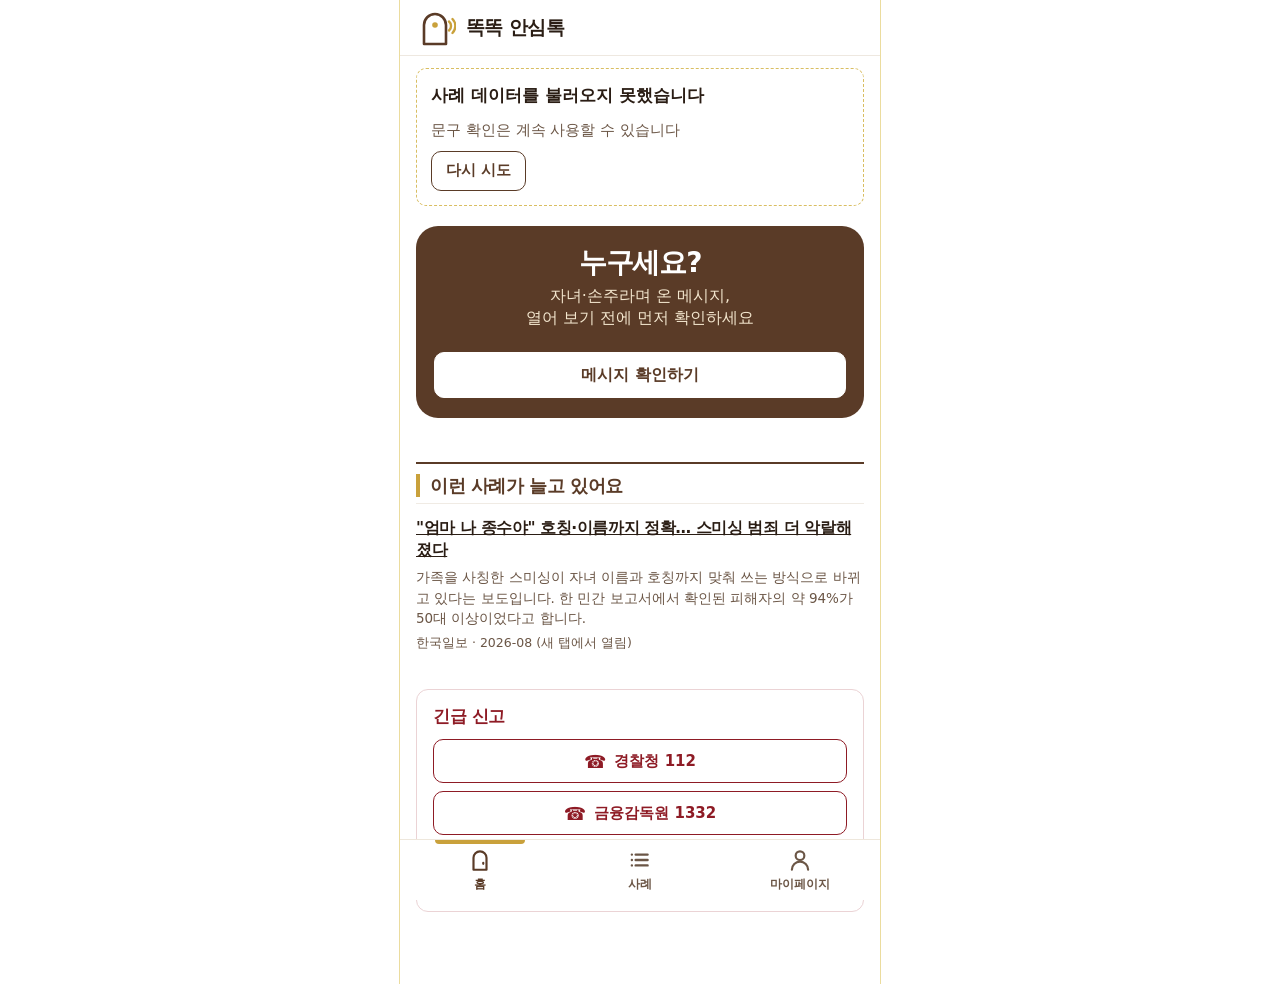
<file: index (4).html>
<!doctype html>
<!-- 똑똑 안심톡 wireframe v0.4 (2026-11-16, 9주차) · 변경 이력은 README.md -->
<html lang="ko">
<head>
<meta charset="utf-8">
<meta name="viewport" content="width=device-width, initial-scale=1, viewport-fit=cover">
<title>똑똑 안심톡</title>
<link rel="stylesheet" href="css/style.css?v=20261116c">
</head>
<body>
<!-- 규칙: id = JS가 한 번만 찾는 요소 / class = 반복 요소 / data-field = JSON 필드명(camelCase) 그대로 -->
<div id="app">

  <!-- ===== 1. 홈 (1단계 탭 화면) ===== -->
  <section id="screen-home" class="screen" data-screen="home" aria-labelledby="service-name">
    <header class="app-header">
      <img id="logo" class="logo" alt="" width="40" height="40" src="data:image/svg+xml,%3Csvg xmlns='http://www.w3.org/2000/svg' width='40' height='40' viewBox='0 0 40 40' fill='none'%3E%3Cpath d='M8 36V17a11 11 0 0 1 22 0v19z' stroke='%235A3B27' stroke-width='2.6' stroke-linejoin='round'/%3E%3Ccircle cx='19' cy='17' r='2.8' fill='%23C9A13B'/%3E%3Cpath d='M33 13.5a6 6 0 0 1 0 9M36.5 11a10 10 0 0 1 0 14' stroke='%23C9A13B' stroke-width='2.4' stroke-linecap='round'/%3E%3C/svg%3E">
      <h1 id="service-name" class="app-title">똑똑 안심톡</h1>
    </header>

    <main class="screen-body">
      <!-- 상태 영역: 오류 (기본 숨김) -->
      <div id="state-home-error" class="state-box" role="alert" hidden>
        <p class="state-title">사례 데이터를 불러오지 못했습니다</p>
        <p class="state-desc">문구 확인은 계속 사용할 수 있습니다</p>
        <button id="btn-home-retry" type="button" class="btn">다시 시도</button>
      </div>

      <!-- 히어로: 서비스 소개 + 핵심 행동 버튼 (입력칸은 '메시지 확인' 화면으로 분리) -->
      <div class="door hero">
        <span class="peephole" aria-hidden="true"></span>
        <h2 class="door-title">누구세요?</h2>
        <p class="door-sub">자녀·손주라며 온 메시지,<br>열어 보기 전에 먼저 확인하세요</p>
        <a id="btn-start" class="btn btn-primary btn-lg" href="#check">메시지 확인하기</a>
      </div>

      <!-- 홈 사례: 사례 목록과 같은 카드 구조 재사용. 다음 주에 cases.json 최신 3건으로 대체 -->
      <section id="home-cases" aria-labelledby="home-cases-title">
        <div class="section-head">
          <h2 id="home-cases-title" class="section-title">이런 사례가 있어요</h2>
          <a id="btn-more-cases" class="icon-link" href="#cases" aria-label="사례 목록으로 이동">→</a>
        </div>
        <ul id="home-case-list" class="card-list"></ul>
      </section>

      <section id="news" class="news" aria-labelledby="news-title">
        <h2 id="news-title" class="section-title">이런 사례가 늘고 있어요</h2>
        <article class="news-card">
          <h3 class="news-headline"><a id="news-link" href="https://www.hankookilbo.com/news/article/A2026073114470000889" target="_blank" rel="noopener noreferrer">"엄마 나 종수야" 호칭·이름까지 정확… 스미싱 범죄 더 악랄해졌다</a></h3>
          <p class="news-summary">가족을 사칭한 스미싱이 자녀 이름과 호칭까지 맞춰 쓰는 방식으로 바뀌고 있다는 보도입니다. 한 민간 보고서에서 확인된 피해자의 약 94%가 50대 이상이었다고 합니다.</p>
          <p class="case-meta"><span class="news-source">한국일보</span> · <time class="news-date" datetime="2026-08">2026-08</time> (새 탭에서 열림)</p>
        </article>
      </section>

      <section id="hotline" class="hotline" aria-label="긴급 신고처">
        <h2 class="hotline-title">긴급 신고</h2>
        <div class="hotline-links">
          <a class="btn" href="tel:112">경찰청 112</a>
          <a class="btn" href="tel:1332">금융감독원 1332</a>
        </div>
        <p class="notice-small">전화가 열리지 않으면 번호를 직접 눌러 주세요</p>
        <p class="notice-small">카카오와 무관한 서비스입니다</p>
      </section>
    </main>
  </section>

  <!-- ===== 1-2. 메시지 확인 (2단계 화면): 홈 히어로의 '메시지 확인하기'로 들어옴 ===== -->
  <section id="screen-check" class="screen" data-screen="check" aria-labelledby="check-title" hidden>
    <header class="app-header">
      <button id="btn-check-back" type="button" class="btn-icon" aria-label="뒤로">←</button>
      <h1 id="check-title" class="app-title">메시지 확인</h1>
    </header>

    <main class="screen-body">
      <h2 class="section-title">받은 메시지를 붙여넣으세요</h2>
      <label for="input-text" class="visually-hidden">의심되는 메시지 입력</label>
      <textarea id="input-text" class="input-area" rows="7" placeholder="여기에 의심되는 메시지를 붙여넣기" aria-describedby="paste-help"></textarea>
      <button id="btn-paste" type="button" class="btn">붙여넣기</button>
      <p id="paste-help" class="help">입력 칸을 길게 눌러 붙여넣을 수도 있어요</p>
      <p id="paste-fail" class="field-error" role="alert" hidden>자동 붙여넣기가 막혔습니다. 입력 칸을 길게 눌러 '붙여넣기'를 선택하세요</p>
      <button id="btn-check" type="button" class="btn btn-primary btn-lg" disabled>유형 확인하기</button>
      <p id="input-error" class="field-error" role="alert" hidden>문구를 먼저 입력해 주세요</p>
      <p class="privacy-note">입력한 문구 원문은 저장하지 않습니다</p>
    </main>
  </section>

  <!-- ===== 2. 확인 결과 (2단계 화면) ===== -->
  <section id="screen-result" class="screen" data-screen="result" aria-labelledby="result-title" hidden>
    <header class="app-header">
      <button id="btn-back" type="button" class="btn-icon" aria-label="뒤로">←</button>
      <h1 id="result-title" class="app-title">확인 결과</h1>
    </header>

    <main class="screen-body">
      <details id="already-sent" class="fold">
        <summary class="fold-summary">이미 돈을 보내거나 정보를 알려줬어요</summary>
        <div class="fold-body">
          <h2 class="section-title">지금 바로 해야 할 일</h2>
          <ol class="steps">
            <li><strong>112에 전화하세요.</strong> <a href="tel:1394">1394</a>, <a href="tel:1332">1332</a>도 가능합니다.</li>
            <li><strong>송금한 은행에 전화해서 지급정지를 요청하세요.</strong></li>
            <li><strong>3영업일 안에 은행에 피해구제신청서를 내세요.</strong> 경찰에서 받은 서류와 신분증이 필요합니다.</li>
          </ol>
          <p>받은 메시지 화면, 송금 내역, 상대 계좌번호는 지우지 말고 그대로 두세요.</p>
          <details id="more-help" class="fold fold-inner">
            <summary class="fold-summary">관련 기관</summary>
            <ul class="plain-list fold-body">
              <li>악성 앱이나 링크 피해: 한국인터넷진흥원 118</li>
              <li>내 이름으로 만든 계좌를 한 번에 막기: 내계좌 일괄지급정지</li>
              <li>내 이름으로 만든 휴대폰 확인·차단: 명의도용방지서비스(M-Safer)</li>
            </ul>
          </details>
        </div>
      </details>

      <div id="result-found">
        <p class="label">비슷한 유형</p>
        <p id="result-type" class="result-type" data-type-id="">가족 사칭 + 금융정보 요구</p>
        <p id="result-notice" class="notice">확정 판단이 아닙니다. 참고용 안내입니다.</p>

        <h2 class="section-title">입력한 문구</h2>
        <p id="result-text" class="result-text">엄마 폰 고장 나서 <mark>급하게</mark> <mark>카드 정보</mark> 좀 보내줘</p>

        <h2 class="section-title">지금 해야 할 일</h2>
        <ul id="result-actions" class="check-list">
          <li>메시지 속 링크·번호는 누르지 마세요</li>
          <li>가족에게 직접 전화로 확인하세요</li>
          <li>카드·신분증 정보는 보내지 마세요</li>
        </ul>

        <div class="hotline-links">
          <a id="call-112" class="btn" href="tel:112">경찰청 112</a>
          <a id="call-1332" class="btn" href="tel:1332">금융감독원 1332</a>
        </div>

        <a id="btn-similar" class="btn btn-wide" href="#cases"><span>비슷한 사례 <span id="similar-count">7</span>건 보기</span></a>
      </div>

      <!-- 상태 영역: 유형 없음 (기본 숨김) -->
      <div id="result-none" class="state-box" hidden>
        <p class="state-title">비슷한 유형을 찾지 못했습니다</p>
        <p class="state-desc">안전하다는 뜻은 아닙니다. 링크를 누르거나 돈·정보를 보내기 전에, 가족에게 직접 전화해서 확인하세요.</p>
        <div class="hotline-links">
          <a class="btn" href="tel:112">경찰청 112</a>
          <a class="btn" href="tel:1332">금융감독원 1332</a>
        </div>
      </div>
    </main>

  </section>

  <!-- ===== 3. 사례 목록 (1단계 탭 화면) ===== -->
  <section id="screen-cases" class="screen" data-screen="cases" aria-labelledby="cases-title" hidden>
    <header class="app-header">
      <h1 id="cases-title" class="app-title">비슷한 사례</h1>
    </header>

    <main class="screen-body">
      <!-- 탐색 영역: 검색(탐색 버튼) · 유형 · 보기 조건 · 초기화 / 아래 줄: 건수 · 정렬 -->
      <div class="filters">
        <form id="search-form" class="search-row" role="search">
          <label for="query" class="visually-hidden">제목·요약 검색</label>
          <input id="query" class="input-line" type="search" placeholder="제목·요약 검색" autocomplete="off">
          <button id="btn-search" type="submit" class="btn btn-primary">탐색</button>
        </form>

        <div class="toolbar-row">
          <button id="btn-filter-toggle" type="button" class="btn btn-filter" aria-expanded="false" aria-controls="filter-panel">
            <span>필터</span><span id="filter-badge" class="filter-badge" hidden>0</span><span class="chev" aria-hidden="true">▾</span>
          </button>
          <button id="btn-reset-all" type="button" class="btn btn-reset">↺ 초기화</button>
        </div>

        <div id="filter-panel" class="filter-panel" hidden>
          <p id="type-filter-label" class="filter-label">유형</p>
          <div id="type-filters" class="chips" role="group" aria-labelledby="type-filter-label"></div>

          <p id="cond-filter-label" class="filter-label">조건 <span class="filter-hint">(모두 해당하는 사례만)</span></p>
          <div id="cond-filters" class="chips" role="group" aria-labelledby="cond-filter-label"></div>

          <label class="check-row"><input id="real-only" type="checkbox" checked> 실제 사례만 보기</label>
        </div>

        <div class="sort-row">
          <p class="result-count" aria-live="polite"><strong><span id="result-count">0</span>건</strong> <span id="filter-count" class="filter-note"></span></p>
          <label for="sort">정렬</label>
          <select id="sort" class="select">
            <option value="latest">최신순</option>
            <option value="type">유형순</option>
            <option value="title">가나다순</option>
          </select>
        </div>
      </div>

      <p id="list-notice" class="notice-small" hidden></p>

      <!-- 상태 영역 (기본 숨김, 한 번에 하나만 표시) -->
      <div id="state-loading" class="state-box" role="status" hidden>
        <p class="state-title">사례를 불러오는 중입니다</p>
        <div class="skeleton"></div><div class="skeleton"></div>
      </div>
      <div id="state-empty" class="state-box" hidden>
        <p class="state-title">조건에 맞는 사례가 없습니다</p>
        <p id="empty-reason" class="state-desc">조건이 많아 맞는 사례가 없을 수 있습니다</p>
        <div class="btn-row">
          <button id="btn-relax" type="button" class="btn btn-primary" hidden></button>
          <button id="btn-reset" type="button" class="btn">조건 초기화</button>
        </div>
      </div>
      <div id="state-cases-error" class="state-box" role="alert" hidden>
        <p class="state-title">사례 데이터를 불러오지 못했습니다</p>
        <button id="btn-retry" type="button" class="btn">다시 시도</button>
      </div>

      <!-- 카드 목록: data/cases_all.json 을 불러와 template#case-card-tpl 로 만들어 채웁니다 -->
      <ul id="case-list" class="card-list" hidden></ul>
      <button id="btn-load-more" type="button" class="btn btn-wide" aria-label="사례 더 불러오기" hidden>＋</button>
      <template id="case-card-tpl">
        <li class="case-card" data-id="" data-type="">
          <p class="case-type"><span class="case-type-name" data-field="typeId"></span> <span class="origin-tag" hidden>AI 보완</span></p>
          <h3 class="case-title" data-field="title"></h3>
          <p class="case-meta"><span class="case-source" data-field="source"></span> · <time class="case-date" data-field="sourceBasisDate"></time></p>
          <div class="case-actions">
            <button type="button" class="btn btn-open" data-id="">자세히 보기</button>
          </div>
        </li>
      </template>
    </main>
  </section>

  <!-- ===== 4. 사례 상세 (2단계 화면, 기본 숨김) ===== -->
  <section id="screen-detail" class="screen" data-screen="detail" aria-labelledby="detail-title" hidden>
    <header class="app-header">
      <button id="btn-detail-back" type="button" class="btn-icon" aria-label="뒤로">←</button>
      <h1 id="detail-title" class="app-title">사례 상세</h1>
    </header>

    <main class="screen-body has-bottom-bar">
      <article id="case-detail" data-id="">
        <p id="case-type" class="case-type" data-field="type">가족 사칭</p>
        <h2 id="case-title" class="detail-heading" data-field="title">자녀 사칭 카드 정보 요구 사례</h2>

        <h3 class="section-title">수법 요약</h3>
        <p id="case-summary" data-field="summary">자녀를 사칭해 휴대폰 고장을 핑계로 카드 정보를 요구합니다.</p>

        <h3 class="section-title">위험 신호</h3>
        <ul id="case-risks" class="plain-list" data-field="riskSigns">
          <li>평소와 다른 말투</li>
          <li>급하게 재촉</li>
          <li>카드·신분증 정보 요구</li>
        </ul>

        <h3 class="section-title">수법 설명</h3>
        <p id="case-method" data-field="method">먼저 휴대폰 고장을 알린 뒤 원격 앱 설치나 카드 정보 전달을 유도합니다.</p>

        <h3 class="section-title">대응 행동</h3>
        <ul id="case-actions" class="plain-list" data-field="actions">
          <li>직접 전화로 확인하기</li>
          <li>112·1332 문의하기</li>
        </ul>

        <h3 class="section-title">출처</h3>
        <p class="case-meta"><span id="case-source" data-field="source">금융감독원</span> · <time id="case-date" data-field="collectedAt" datetime="2026-09-28">2026-09-28</time></p>
        <a id="source-link" class="btn btn-wide" data-field="sourceUrl" target="_blank" rel="noopener noreferrer" hidden>출처 링크 열기 (새 탭)</a>
        <p id="case-note" class="help" hidden></p>
        <p id="source-none" class="help" hidden>이 사례는 출처 링크를 준비 중입니다</p>
      </article>

      <div id="toast" class="toast" role="status" hidden>'자녀 사칭 카드 정보 요구' 사례를 저장했습니다</div>
    </main>

    <!-- 고정 영역: 저장 바 -->
    <div class="bottom-bar">
      <button id="btn-save-case" type="button" class="btn btn-primary btn-lg" aria-pressed="false">저장</button>
    </div>
  </section>

  <!-- ===== 5. 마이페이지 (1단계 탭 화면, 저장한 사례 모음) ===== -->
  <section id="screen-saved" class="screen" data-screen="saved" aria-labelledby="saved-title" hidden>
    <header class="app-header">
      <h1 id="saved-title" class="app-title">마이페이지</h1>
    </header>

    <main class="screen-body">
      <p id="saved-count" class="saved-count">저장한 사례 <strong><span id="saved-count-num">2</span>건</strong></p>

      <div class="filters">
        <p id="saved-type-filter-label" class="filter-label">유형</p>
        <div id="saved-type-filters" class="chips" role="group" aria-labelledby="saved-type-filter-label">
          <button type="button" class="chip" data-type="" aria-pressed="true">전체</button>
          <button type="button" class="chip" data-type="family" aria-pressed="false">가족 사칭</button>
          <button type="button" class="chip" data-type="agency" aria-pressed="false">기관 사칭</button>
        </div>
      </div>

      <!-- 사례 목록과 같은 카드 구조·클래스 재사용. 저장 해제는 '저장됨' 버튼으로 -->
      <ul id="saved-case-list" class="card-list">
        <li class="case-card" data-id="2" data-type="family">
          <p class="case-type" data-field="type">가족 사칭</p>
          <h3 class="case-title" data-field="title">손주 사칭 급전 송금 요구</h3>
          <p class="case-meta"><span class="case-source" data-field="source">경찰청</span> · <time class="case-date" data-field="collectedAt" datetime="2026-09-15">2026-09-15</time></p>
          <div class="case-actions">
            <button type="button" class="btn btn-open" data-id="2">자세히 보기</button>
            <button type="button" class="btn btn-save-card" data-id="2" aria-pressed="true">저장됨</button>
          </div>
        </li>
        <li class="case-card" data-id="4" data-type="agency">
          <p class="case-type" data-field="type">기관 사칭</p>
          <h3 class="case-title" data-field="title">금융기관 직원 사칭 계좌 이체 유도</h3>
          <p class="case-meta"><span class="case-source" data-field="source">금융감독원</span> · <time class="case-date" data-field="collectedAt" datetime="2026-09-10">2026-09-10</time></p>
          <div class="case-actions">
            <button type="button" class="btn btn-open" data-id="4">자세히 보기</button>
            <button type="button" class="btn btn-save-card" data-id="4" aria-pressed="true">저장됨</button>
          </div>
        </li>
      </ul>

      <!-- 상태 영역 (기본 숨김) -->
      <div id="state-saved-filter-empty" class="state-box" hidden>
        <p class="state-title">이 유형으로 저장한 사례가 없습니다</p>
        <button id="btn-saved-all" type="button" class="btn">↺ 초기화</button>
      </div>
      <div id="state-saved-empty" class="state-box" hidden>
        <p class="state-title">아직 저장한 사례가 없습니다</p>
        <p class="state-desc">마음에 드는 사례를 저장하면 여기에 모입니다</p>
      </div>
    </main>
  </section>

  <!-- ===== 공통 하단 탭바: 1단계 화면(홈·사례·마이페이지)에서만 표시 ===== -->
  <nav id="tabbar" class="tabbar" aria-label="주 메뉴">
    <a class="tab" data-tab="home" href="#home" aria-current="page"><svg class="tab-ico" viewBox="0 0 24 24" aria-hidden="true"><path d="M6 21V10a6 6 0 0 1 12 0v11zM15 14.5v1" fill="none" stroke="currentColor" stroke-width="2" stroke-linecap="round" stroke-linejoin="round"/></svg><span>홈</span></a>
    <a class="tab" data-tab="cases" href="#cases"><svg class="tab-ico" viewBox="0 0 24 24" aria-hidden="true"><path d="M8 7h11M8 12h11M8 17h11M4.5 7h.01M4.5 12h.01M4.5 17h.01" fill="none" stroke="currentColor" stroke-width="2.2" stroke-linecap="round"/></svg><span>사례</span></a>
    <a class="tab" data-tab="saved" href="#saved"><svg class="tab-ico" viewBox="0 0 24 24" aria-hidden="true"><circle cx="12" cy="8" r="4" fill="none" stroke="currentColor" stroke-width="2"/><path d="M4.5 21a7.5 7.5 0 0 1 15 0" fill="none" stroke="currentColor" stroke-width="2" stroke-linecap="round"/></svg><span>마이페이지</span></a>
  </nav>
</div>
<script src="js/app.js?v=20261116c" defer></script>
</body>
</html>
</file>
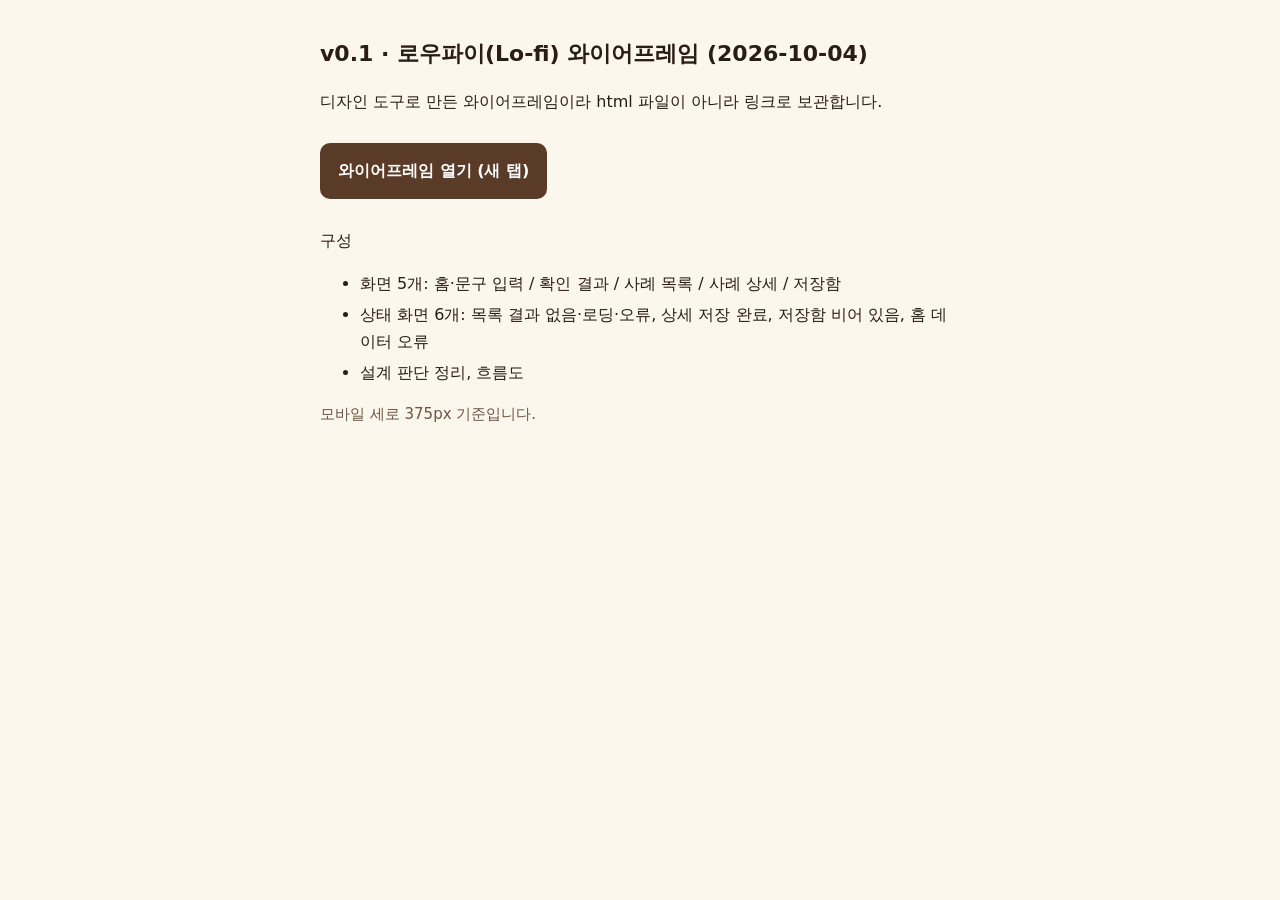
<file: pages/index0.1.html>
<!doctype html>
<html lang="ko">
<head>
<meta charset="utf-8">
<meta name="viewport" content="width=device-width, initial-scale=1">
<title>v0.1 · 로우파이 와이어프레임</title>
<style>
body{font-family:system-ui,"Noto Sans KR",sans-serif;max-width:640px;margin:0 auto;padding:20px 16px;line-height:1.7;color:#2A1D14;background:#FBF7EC}
h1{font-size:22px}
a.btn{display:inline-block;margin:12px 0;padding:14px 18px;border-radius:10px;background:#5A3B27;color:#fff;font-weight:700;text-decoration:none}
.note{font-size:15px;color:#6B5646}
li{margin:4px 0}
</style>
</head>
<body>
<h1>v0.1 · 로우파이(Lo-fi) 와이어프레임 (2026-10-04)</h1>
<p>디자인 도구로 만든 와이어프레임이라 html 파일이 아니라 링크로 보관합니다.</p>
<p><a class="btn" href="https://claude.ai/artifact/3tjoELMM5pUqyvp3U8bpjA" target="_blank" rel="noopener noreferrer">와이어프레임 열기 (새 탭)</a></p>
<p>구성</p>
<ul>
<li>화면 5개: 홈·문구 입력 / 확인 결과 / 사례 목록 / 사례 상세 / 저장함</li>
<li>상태 화면 6개: 목록 결과 없음·로딩·오류, 상세 저장 완료, 저장함 비어 있음, 홈 데이터 오류</li>
<li>설계 판단 정리, 흐름도</li>
</ul>
<p class="note">모바일 세로 375px 기준입니다.</p>
</body>
</html>
</file>
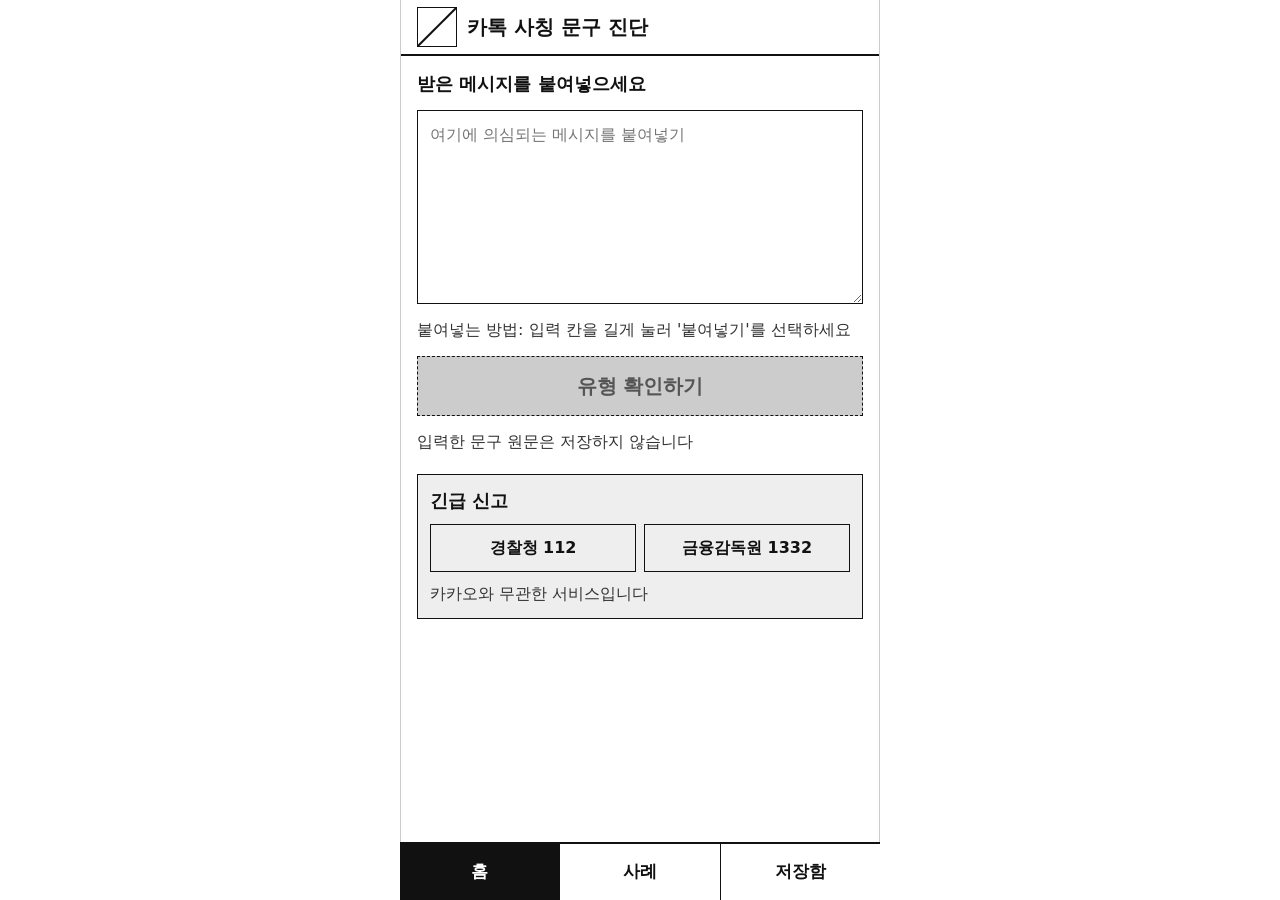
<file: pages/index0.2.html>
<!doctype html>
<html lang="ko">
<head>
<meta charset="utf-8">
<meta name="viewport" content="width=device-width, initial-scale=1">
<title>카톡 사칭 문구 진단</title>
<style>
/* 모바일 세로 375px 기준. 본문 16px 이상, 버튼 44px 이상. 색은 로우파이(흑백) */
:root{--ink:#111;--line:#111;--soft:#eee;--mid:#ccc;--tab-h:56px;--bar-h:76px;--hdr-h:56px}
*,*::before,*::after{box-sizing:border-box}
html{-webkit-text-size-adjust:100%}
body{margin:0;background:#fff;color:var(--ink);font:16px/1.5 system-ui,-apple-system,"Apple SD Gothic Neo","Noto Sans KR",sans-serif;overflow-wrap:anywhere}
[hidden]{display:none !important}
h1,h2,h3,p,ul{margin:0}
ul{padding:0;list-style:none}
button,input,select,textarea{font:inherit;color:inherit}
.visually-hidden{position:absolute;width:1px;height:1px;overflow:hidden;clip:rect(0 0 0 0);white-space:nowrap}

#app{max-width:480px;min-height:100vh;margin:0 auto;position:relative;border-inline:1px solid var(--mid)}
.screen{min-height:100vh}
.screen-body{padding:16px 16px calc(var(--tab-h) + 24px);display:flex;flex-direction:column;gap:14px}
.screen-body.has-bottom-bar{padding-bottom:calc(var(--bar-h) + 24px)}

/* 헤더 */
.app-header{display:flex;align-items:center;gap:10px;min-height:var(--hdr-h);padding:6px 16px;border-bottom:2px solid var(--line);background:#fff}
.app-title{font-size:20px;line-height:1.3;font-weight:700;min-width:0}
.logo{flex:none;width:40px;height:40px}
.btn-icon{flex:none;width:44px;height:44px;border:1.5px solid var(--line);background:var(--soft);font-size:20px;font-weight:700;cursor:pointer}

/* 글 요소 */
.section-title{font-size:18px;font-weight:700;line-height:1.35}
.detail-heading{font-size:22px;line-height:1.35}
.label{font-size:16px;font-weight:700}
.help,.privacy-note,.notice-small,.state-desc,.case-meta{font-size:16px;color:#333}
.notice{border:1.5px dashed var(--line);padding:10px 12px;font-weight:700}
.field-error{font-weight:700}
.result-type{font-size:22px;font-weight:700;line-height:1.35}
.result-text{border:1.5px solid var(--line);padding:12px;line-height:1.7}
mark{background:#cfcfcf;text-decoration:underline;font-weight:700;color:inherit}
.check-list,.plain-list{display:flex;flex-direction:column;gap:8px}
.check-list li{border:1.5px solid var(--line);padding:10px 12px}
.plain-list li{padding-left:1.1em;position:relative}
.plain-list li::before{content:"•";position:absolute;left:0}

#case-detail{display:flex;flex-direction:column;gap:10px}
#case-detail .section-title{margin-top:8px}
.btn{color:var(--ink)}
.btn-primary{color:#fff}
/* 입력·버튼 */
.input-area{width:100%;min-height:190px;border:1.5px solid var(--line);padding:12px;resize:vertical;border-radius:0}
.input-line,.select{width:100%;min-height:48px;border:1.5px solid var(--line);padding:0 12px;border-radius:0;background:#fff}
.btn{display:flex;align-items:center;justify-content:center;min-height:48px;padding:6px 14px;border:1.5px solid var(--line);background:var(--soft);font-weight:700;text-align:center;text-decoration:none;cursor:pointer;border-radius:0}
.btn-lg{min-height:60px;font-size:20px}
.btn-wide{width:100%}
.btn:disabled{background:var(--mid);color:#555;border-style:dashed;cursor:not-allowed}
.btn-text{min-height:44px;padding:0 8px;border:0;background:none;font-weight:700;text-decoration:underline;cursor:pointer;margin-left:auto}
.btn-row,.hotline-links{display:flex;gap:8px;flex-wrap:wrap}
.btn-row>.btn,.hotline-links>.btn{flex:1 1 140px}
button:focus-visible,a:focus-visible,input:focus-visible,select:focus-visible,textarea:focus-visible{outline:3px solid var(--ink);outline-offset:2px}

/* 긴급 신고 */
.hotline{margin-top:6px;border:1.5px solid var(--line);background:var(--soft);padding:12px;display:flex;flex-direction:column;gap:10px}
.hotline-title{font-size:18px}

/* 상태 박스 */
.state-box{border:1.5px dashed var(--line);background:var(--soft);padding:14px;display:flex;flex-direction:column;gap:10px;align-items:flex-start}
.state-title{font-weight:700;font-size:18px}
.skeleton{width:100%;height:84px;background:var(--mid)}
.toast{position:fixed;left:50%;transform:translateX(-50%);bottom:calc(var(--bar-h) + 12px);width:min(448px,calc(100% - 32px));background:var(--ink);color:#fff;padding:12px 14px;font-weight:700;z-index:30}

/* 사례 목록 */
.condition-summary{position:sticky;top:0;z-index:10;display:flex;align-items:center;gap:6px;min-height:48px;padding:0 16px;background:var(--soft);border-bottom:1.5px solid var(--line);font-weight:700}
.filters{display:flex;flex-direction:column;gap:10px}
.chips,.more-filters{display:flex;gap:6px;flex-wrap:wrap}
.chip{min-height:44px;padding:0 10px;white-space:nowrap;border:1.5px solid var(--line);background:#fff;font-weight:700;cursor:pointer;border-radius:22px}
.chip[aria-pressed="true"]{background:var(--ink);color:#fff}
.chip-more{border-style:dashed}
.sort-row{display:flex;align-items:center;gap:10px}
.sort-row label{flex:none;font-weight:700}
.card-list{display:flex;flex-direction:column;gap:12px}
.case-card{border:1.5px solid var(--line);padding:12px;display:flex;flex-direction:column;gap:6px}
.case-type{align-self:flex-start;border:1.5px solid var(--line);padding:0 8px;font-weight:700;font-size:16px}
.case-title{font-size:18px;line-height:1.4}
.case-actions{display:flex;gap:8px;margin-top:6px}
.case-actions .btn{flex:1 1 0;min-height:44px}
.btn-save-card[aria-pressed="true"],.btn-save-case[aria-pressed="true"]{background:var(--ink);color:#fff}
#btn-save-result[aria-pressed="true"],#btn-save-case[aria-pressed="true"]{background:#fff;color:var(--ink)}

/* 저장함 */
.saved-tabs{display:flex}
.saved-tab{flex:1 1 0;min-height:48px;border:1.5px solid var(--line);background:#fff;font-weight:700;cursor:pointer}
.saved-tab+.saved-tab{border-left:0}
.saved-tab[aria-selected="true"]{background:var(--ink);color:#fff}
dialog{width:min(340px,calc(100% - 32px));border:2px solid var(--line);padding:16px;display:flex;flex-direction:column;gap:14px}
dialog[open]{display:flex}
dialog::backdrop{background:rgba(0,0,0,.45)}

/* 하단 고정: 저장 바(2단계) / 탭바(1단계) */
.bottom-bar{position:fixed;left:50%;transform:translateX(-50%);bottom:0;width:min(480px,100%);padding:8px 16px;background:#fff;border-top:2px solid var(--line);z-index:20;min-height:var(--bar-h)}
.bottom-bar .btn{width:100%}
.tabbar{position:fixed;left:50%;transform:translateX(-50%);bottom:0;width:min(480px,100%);display:flex;background:#fff;border-top:2px solid var(--line);z-index:20}
.tab{flex:1 1 0;min-height:var(--tab-h);display:flex;align-items:center;justify-content:center;font-size:17px;font-weight:700;color:var(--ink);text-decoration:none;border-right:1px solid var(--line)}
.tab:last-child{border-right:0}
.tab[aria-current="page"]{background:var(--ink);color:#fff}
/* 2단계 화면이 보이면 탭바를 숨김 (JS 없이도 동작) */
#app:has(#screen-result:not([hidden])) #tabbar,
#app:has(#screen-detail:not([hidden])) #tabbar{display:none}

@media (max-width:359px){
  .app-title{font-size:18px}
  .btn-lg{font-size:18px}
  .tab{font-size:16px}
}

.btn-primary,.btn-primary:disabled{--x:0}
.btn.btn-primary{background:var(--ink);color:#fff}
.btn.btn-primary:disabled{background:var(--mid);color:#555}

#result-found{display:flex;flex-direction:column;gap:12px}

</style>
</head>
<body>
<!-- 규칙: id = JS가 한 번만 찾는 요소 / class = 반복 요소 / data-field = JSON 필드명(camelCase) 그대로 -->
<div id="app">

  <!-- ===== 1. 홈 (1단계 탭 화면) ===== -->
  <section id="screen-home" class="screen" data-screen="home" aria-labelledby="service-name">
    <header class="app-header">
      <img id="logo" class="logo" alt="" width="40" height="40" src="data:image/svg+xml,%3Csvg xmlns='http://www.w3.org/2000/svg' width='40' height='40'%3E%3Crect width='40' height='40' fill='none' stroke='%23111' stroke-width='2'/%3E%3Cpath d='M0 40L40 0' stroke='%23111' stroke-width='2'/%3E%3C/svg%3E">
      <h1 id="service-name" class="app-title">카톡 사칭 문구 진단</h1>
    </header>

    <main class="screen-body">
      <!-- 상태 영역: 오류 (기본 숨김) -->
      <div id="state-home-error" class="state-box" role="alert" hidden>
        <p class="state-title">사례 데이터를 불러오지 못했습니다</p>
        <p class="state-desc">문구 확인은 계속 사용할 수 있습니다</p>
        <button id="btn-home-retry" type="button" class="btn">다시 시도</button>
      </div>

      <h2 class="section-title">받은 메시지를 붙여넣으세요</h2>
      <label for="input-text" class="visually-hidden">의심되는 메시지 입력</label>
      <textarea id="input-text" class="input-area" rows="7" placeholder="여기에 의심되는 메시지를 붙여넣기" aria-describedby="paste-help"></textarea>
      <p id="paste-help" class="help">붙여넣는 방법: 입력 칸을 길게 눌러 '붙여넣기'를 선택하세요</p>
      <button id="btn-check" type="button" class="btn btn-primary btn-lg" disabled>유형 확인하기</button>
      <p id="input-error" class="field-error" role="alert" hidden>문구를 먼저 입력해 주세요</p>
      <p class="privacy-note">입력한 문구 원문은 저장하지 않습니다</p>

      <section id="hotline" class="hotline" aria-label="긴급 신고처">
        <h2 class="hotline-title">긴급 신고</h2>
        <div class="hotline-links">
          <a class="btn" href="tel:112">경찰청 112</a>
          <a class="btn" href="tel:1332">금융감독원 1332</a>
        </div>
        <p class="notice-small">카카오와 무관한 서비스입니다</p>
      </section>
    </main>
  </section>

  <!-- ===== 2. 확인 결과 (2단계 화면) ===== -->
  <section id="screen-result" class="screen" data-screen="result" aria-labelledby="result-title" hidden>
    <header class="app-header">
      <button id="btn-back" type="button" class="btn-icon" aria-label="뒤로">←</button>
      <h1 id="result-title" class="app-title">확인 결과</h1>
    </header>

    <main class="screen-body has-bottom-bar">
      <div id="result-found">
        <p class="label">비슷한 유형</p>
        <p id="result-type" class="result-type" data-type-id="">가족 사칭 + 금융정보 요구</p>
        <p id="result-notice" class="notice">확정 판단이 아닙니다. 참고용 안내입니다.</p>

        <h2 class="section-title">입력한 문구</h2>
        <p id="result-text" class="result-text">엄마 폰 고장 나서 <mark>급하게</mark> <mark>카드 정보</mark> 좀 보내줘</p>

        <h2 class="section-title">지금 해야 할 일</h2>
        <ul id="result-actions" class="check-list">
          <li>메시지 속 링크·번호는 누르지 마세요</li>
          <li>가족에게 직접 전화로 확인하세요</li>
          <li>카드·신분증 정보는 보내지 마세요</li>
        </ul>

        <div class="hotline-links">
          <a id="call-112" class="btn" href="tel:112">경찰청 112</a>
          <a id="call-1332" class="btn" href="tel:1332">금융감독원 1332</a>
        </div>

        <a id="btn-similar" class="btn btn-wide" href="#cases"><span>비슷한 사례 <span id="similar-count">7</span>건 보기</span></a>
      </div>

      <!-- 상태 영역: 유형 없음 (기본 숨김) -->
      <div id="result-none" class="state-box" hidden>
        <p class="state-title">비슷한 유형을 찾지 못했습니다</p>
        <p class="state-desc">그래도 의심되면 아래 번호로 문의하세요</p>
      </div>
    </main>

    <div class="bottom-bar">
      <button id="btn-save-result" type="button" class="btn btn-primary btn-lg" aria-pressed="false">이 결과 저장</button>
    </div>
  </section>

  <!-- ===== 3. 사례 목록 (1단계 탭 화면) ===== -->
  <section id="screen-cases" class="screen" data-screen="cases" aria-labelledby="cases-title" hidden>
    <header class="app-header">
      <h1 id="cases-title" class="app-title">비슷한 사례</h1>
    </header>

    <!-- 고정 영역 1: 조건 요약 (sticky) -->
    <div id="condition-summary" class="condition-summary" aria-live="polite">
      <span id="condition-text">가족 사칭</span>
      <span class="dot">·</span>
      <span><span id="result-count">3</span>건</span>
      <button id="btn-clear" type="button" class="btn-text">전체 해제</button>
    </div>

    <main class="screen-body">
      <div class="filters">
        <label for="query" class="visually-hidden">제목·요약 검색</label>
        <input id="query" class="input-line" type="search" placeholder="제목·요약 검색">

        <div id="type-filters" class="chips" role="group" aria-label="유형 필터">
          <button type="button" class="chip" data-type="" aria-pressed="false">전체</button>
          <button type="button" class="chip" data-type="family" aria-pressed="true">가족 사칭</button>
          <button type="button" class="chip" data-type="agency" aria-pressed="false">기관 사칭</button>
          <button id="btn-more" type="button" class="chip chip-more" aria-expanded="false" aria-controls="more-filters">더보기</button>
        </div>
        <div id="more-filters" class="more-filters" hidden>
          <button type="button" class="chip" data-type="loan" aria-pressed="false">대출 사칭</button>
          <button type="button" class="chip" data-type="shipping" aria-pressed="false">택배 사칭</button>
        </div>

        <div class="sort-row">
          <label for="sort">정렬</label>
          <select id="sort" class="select">
            <option value="latest">최신순 (수집일 기준)</option>
            <option value="type">유형순</option>
          </select>
        </div>
      </div>

      <!-- 상태 영역 (기본 숨김, 한 번에 하나만 표시) -->
      <div id="state-loading" class="state-box" role="status" hidden>
        <p class="state-title">사례를 불러오는 중입니다</p>
        <div class="skeleton"></div><div class="skeleton"></div>
      </div>
      <div id="state-empty" class="state-box" hidden>
        <p class="state-title">조건에 맞는 사례가 없습니다</p>
        <p class="state-desc">검색어나 유형을 바꿔 보세요</p>
        <div class="btn-row">
          <button id="btn-reset" type="button" class="btn">조건 초기화</button>
          <button id="btn-all" type="button" class="btn">전체 사례 보기</button>
        </div>
      </div>
      <div id="state-cases-error" class="state-box" role="alert" hidden>
        <p class="state-title">사례 데이터를 불러오지 못했습니다</p>
        <button id="btn-retry" type="button" class="btn">다시 시도</button>
      </div>

      <!-- 카드 목록: 손으로 작성한 3건. JS는 template#case-card-tpl 로 같은 구조를 복제 -->
      <ul id="case-list" class="card-list">
        <li class="case-card" data-id="1">
          <p class="case-type" data-field="type">가족 사칭</p>
          <h3 class="case-title" data-field="title">자녀 사칭 메시지로 카드 정보 요구</h3>
          <p class="case-meta"><span class="case-source" data-field="source">금융감독원</span> · <time class="case-date" data-field="collectedAt" datetime="2026-09-28">2026-09-28</time></p>
          <div class="case-actions">
            <button type="button" class="btn btn-open" data-id="1">자세히 보기</button>
            <button type="button" class="btn btn-save-card" data-id="1" aria-pressed="false">저장</button>
          </div>
        </li>
        <li class="case-card" data-id="2">
          <p class="case-type" data-field="type">가족 사칭</p>
          <h3 class="case-title" data-field="title">손주 사칭 급전 송금 요구</h3>
          <p class="case-meta"><span class="case-source" data-field="source">경찰청</span> · <time class="case-date" data-field="collectedAt" datetime="2026-09-15">2026-09-15</time></p>
          <div class="case-actions">
            <button type="button" class="btn btn-open" data-id="2">자세히 보기</button>
            <button type="button" class="btn btn-save-card" data-id="2" aria-pressed="true">저장됨</button>
          </div>
        </li>
        <li class="case-card" data-id="3">
          <p class="case-type" data-field="type">가족 사칭</p>
          <h3 class="case-title" data-field="title">휴대폰 고장을 핑계로 상품권 구매 요구</h3>
          <p class="case-meta"><span class="case-source" data-field="source">한국소비자원</span> · <time class="case-date" data-field="collectedAt" datetime="2026-08-30">2026-08-30</time></p>
          <div class="case-actions">
            <button type="button" class="btn btn-open" data-id="3">자세히 보기</button>
            <button type="button" class="btn btn-save-card" data-id="3" aria-pressed="false">저장</button>
          </div>
        </li>
      </ul>
      <template id="case-card-tpl">
        <li class="case-card" data-id="">
          <p class="case-type" data-field="type"></p>
          <h3 class="case-title" data-field="title"></h3>
          <p class="case-meta"><span class="case-source" data-field="source"></span> · <time class="case-date" data-field="collectedAt"></time></p>
          <div class="case-actions">
            <button type="button" class="btn btn-open" data-id="">자세히 보기</button>
            <button type="button" class="btn btn-save-card" data-id="" aria-pressed="false">저장</button>
          </div>
        </li>
      </template>
    </main>
  </section>

  <!-- ===== 4. 사례 상세 (2단계 화면, 기본 숨김) ===== -->
  <section id="screen-detail" class="screen" data-screen="detail" aria-labelledby="detail-title" hidden>
    <header class="app-header">
      <button id="btn-detail-back" type="button" class="btn-icon" aria-label="뒤로">←</button>
      <h1 id="detail-title" class="app-title">사례 상세</h1>
    </header>

    <main class="screen-body has-bottom-bar">
      <article id="case-detail" data-id="">
        <p id="case-type" class="case-type" data-field="type">가족 사칭</p>
        <h2 id="case-title" class="detail-heading" data-field="title">자녀 사칭 카드 정보 요구 사례</h2>

        <h3 class="section-title">수법 요약</h3>
        <p id="case-summary" data-field="summary">자녀를 사칭해 휴대폰 고장을 핑계로 카드 정보를 요구합니다.</p>

        <h3 class="section-title">위험 신호</h3>
        <ul id="case-risks" class="plain-list" data-field="riskSigns">
          <li>평소와 다른 말투</li>
          <li>급하게 재촉</li>
          <li>카드·신분증 정보 요구</li>
        </ul>

        <h3 class="section-title">수법 설명</h3>
        <p id="case-method" data-field="method">먼저 휴대폰 고장을 알린 뒤 원격 앱 설치나 카드 정보 전달을 유도합니다.</p>

        <h3 class="section-title">대응 행동</h3>
        <ul id="case-actions" class="plain-list" data-field="actions">
          <li>직접 전화로 확인하기</li>
          <li>112·1332 문의하기</li>
        </ul>

        <h3 class="section-title">출처</h3>
        <p class="case-meta"><span id="case-source" data-field="source">금융감독원</span> · <time id="case-date" data-field="collectedAt" datetime="2026-09-28">2026-09-28</time></p>
        <a id="source-link" class="btn btn-wide" data-field="sourceUrl" href="#" target="_blank" rel="noopener noreferrer">출처 링크 열기 (새 탭)</a>
      </article>

      <div id="toast" class="toast" role="status" hidden>'자녀 사칭 카드 정보 요구' 사례를 저장했습니다</div>
    </main>

    <!-- 고정 영역: 저장 바 -->
    <div class="bottom-bar">
      <button id="btn-save-case" type="button" class="btn btn-primary btn-lg" aria-pressed="false">저장</button>
    </div>
  </section>

  <!-- ===== 5. 저장함 (1단계 탭 화면) ===== -->
  <section id="screen-saved" class="screen" data-screen="saved" aria-labelledby="saved-title" hidden>
    <header class="app-header">
      <h1 id="saved-title" class="app-title">저장함</h1>
    </header>

    <main class="screen-body">
      <div id="saved-tabs" class="saved-tabs" role="tablist" aria-label="저장 종류">
        <button type="button" id="tab-cases" class="saved-tab" role="tab" data-tab="cases" aria-selected="true" aria-controls="saved-case-list">사례 <span class="count">2</span></button>
        <button type="button" id="tab-results" class="saved-tab" role="tab" data-tab="results" aria-selected="false" aria-controls="saved-result-list">확인 결과 <span class="count">1</span></button>
      </div>

      <ul id="saved-case-list" class="card-list" role="tabpanel" aria-labelledby="tab-cases">
        <li class="case-card" data-id="1">
          <p class="case-type" data-field="type">가족 사칭</p>
          <h3 class="case-title" data-field="title">자녀 사칭 메시지로 카드 정보 요구</h3>
          <p class="case-meta"><span class="case-source" data-field="source">금융감독원</span> · <time class="case-date" data-field="collectedAt" datetime="2026-09-28">2026-09-28</time></p>
          <div class="case-actions">
            <button type="button" class="btn btn-open" data-id="1">열기</button>
            <button type="button" class="btn btn-delete" data-id="1">삭제</button>
          </div>
        </li>
      </ul>
      <ul id="saved-result-list" class="card-list" role="tabpanel" aria-labelledby="tab-results" hidden>
        <li class="case-card" data-type-id="family-finance">
          <p class="case-type">가족 사칭 + 금융정보 요구</p>
          <p class="case-meta"><time data-field="savedAt" datetime="2026-10-10">2026-10-10 저장</time></p>
          <div class="case-actions">
            <button type="button" class="btn btn-open" data-id="family-finance">열기</button>
            <button type="button" class="btn btn-delete" data-id="family-finance">삭제</button>
          </div>
        </li>
      </ul>

      <div id="state-saved-empty" class="state-box" hidden>
        <p class="state-title">아직 저장한 항목이 없습니다</p>
        <p class="state-desc">사례나 확인 결과를 저장하면 여기에 모입니다</p>
      </div>
    </main>

    <dialog id="confirm-delete" aria-labelledby="confirm-title">
      <p id="confirm-title" class="state-title">이 항목을 삭제할까요?</p>
      <div class="btn-row">
        <button id="btn-cancel" type="button" class="btn" autofocus>취소</button>
        <button id="btn-confirm" type="button" class="btn btn-primary">삭제</button>
      </div>
    </dialog>
  </section>

  <!-- ===== 공통 하단 탭바: 1단계 화면(홈·사례·저장함)에서만 표시 ===== -->
  <nav id="tabbar" class="tabbar" aria-label="주 메뉴">
    <a class="tab" data-tab="home" href="#home" aria-current="page">홈</a>
    <a class="tab" data-tab="cases" href="#cases">사례</a>
    <a class="tab" data-tab="saved" href="#saved">저장함</a>
  </nav>
</div>
<script>
'use strict';

// 화면 전환만 담당합니다. 유형 판별·JSON·저장은 이후 단계에서 추가합니다.
// 방식: 단일 HTML, 해시(#home 등)로 화면 하나만 hidden 해제 → 브라우저 뒤로가기도 동작
(function () {
  var SCREENS = ['home', 'result', 'cases', 'detail', 'saved'];
  var TAB_SCREENS = ['home', 'cases', 'saved'];       // 1단계: 탭바 표시
  var PARENT = { result: 'home', detail: 'cases' };     // 2단계: 뒤로가기 대상

  var tabs = document.querySelectorAll('#tabbar .tab');
  var input = document.getElementById('input-text');
  var btnCheck = document.getElementById('btn-check');
  var inputError = document.getElementById('input-error');
  var resultText = document.getElementById('result-text');

  function currentName() {
    var name = location.hash.replace('#', '');
    return SCREENS.indexOf(name) === -1 ? 'home' : name;
  }

  function show(name) {
    // 입력 없이 확인 결과로 직접 들어오면 홈으로 되돌림 (원문은 저장하지 않으므로 새로고침 시 사라짐)
    if (name === 'result' && !input.value.trim()) name = 'home';

    SCREENS.forEach(function (s) {
      document.getElementById('screen-' + s).hidden = (s !== name);
    });

    // 탭 강조는 1단계 화면에서만, 2단계는 부모 탭 기준
    var tabName = TAB_SCREENS.indexOf(name) !== -1 ? name : PARENT[name];
    tabs.forEach(function (a) {
      if (a.dataset.tab === tabName) a.setAttribute('aria-current', 'page');
      else a.removeAttribute('aria-current');
    });

    window.scrollTo(0, 0);
  }

  function go(name) {
    if (location.hash === '#' + name) show(name);
    else location.hash = name;                          // hashchange에서 show 호출
  }

  function goBack(fromName) {
    go(PARENT[fromName] || 'home');
  }

  window.addEventListener('hashchange', function () { show(currentName()); });

  // 입력이 있어야 버튼 활성화
  input.addEventListener('input', function () {
    btnCheck.disabled = !input.value.trim();
    if (!inputError.hidden && input.value.trim()) inputError.hidden = true;
  });

  // 유형 확인하기 → 확인 결과 (원문은 변수·저장소에 보관하지 않고 화면에만 표시)
  btnCheck.addEventListener('click', function () {
    var text = input.value.trim();
    if (!text) { inputError.hidden = false; return; }
    resultText.textContent = text;                      // textContent: 붙여넣은 문구를 HTML로 해석하지 않음
    go('result');
  });

  document.getElementById('btn-back').addEventListener('click', function () { goBack('result'); });
  document.getElementById('btn-detail-back').addEventListener('click', function () { goBack('detail'); });

  // 사례 카드의 '자세히 보기'·'열기' → 사례 상세 (이벤트 위임: 카드가 나중에 생성돼도 동작)
  document.addEventListener('click', function (e) {
    var open = e.target.closest('.btn-open');
    if (!open) return;
    document.getElementById('case-detail').dataset.id = open.dataset.id;
    go('detail');
  });

  show(currentName());
})();

</script>
</body>
</html>
</file>
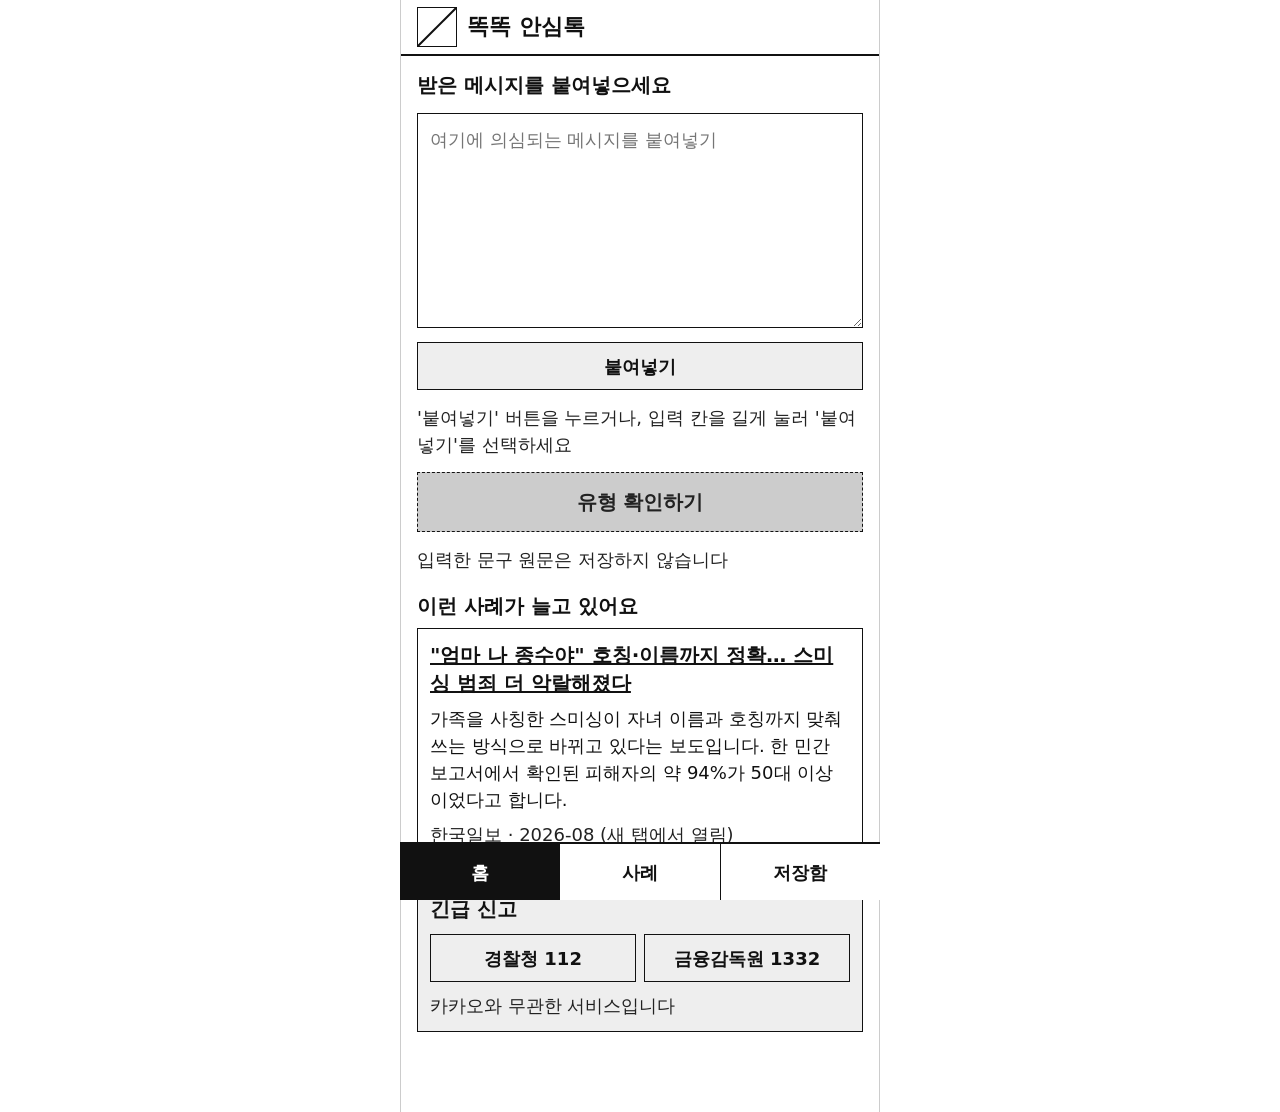
<file: pages/index0.3.html>
<!doctype html>
<html lang="ko">
<head>
<meta charset="utf-8">
<meta name="viewport" content="width=device-width, initial-scale=1">
<title>똑똑 안심톡</title>
<style>
/* 모바일 세로 375px 기준. 본문 16px 이상, 버튼 44px 이상. 색은 로우파이(흑백) */
:root{--ink:#111;--line:#111;--soft:#eee;--mid:#ccc;--tab-h:56px;--bar-h:76px;--hdr-h:56px}
*,*::before,*::after{box-sizing:border-box}
html{-webkit-text-size-adjust:100%}
body{margin:0;background:#fff;color:var(--ink);font:18px/1.5 system-ui,-apple-system,"Apple SD Gothic Neo","Noto Sans KR",sans-serif;overflow-wrap:anywhere}
[hidden]{display:none !important}
h1,h2,h3,p,ul{margin:0}
ul{padding:0;list-style:none}
button,input,select,textarea{font:inherit;color:inherit}
.visually-hidden{position:absolute;width:1px;height:1px;overflow:hidden;clip:rect(0 0 0 0);white-space:nowrap}

#app{max-width:480px;min-height:100vh;margin:0 auto;position:relative;border-inline:1px solid var(--mid)}
.screen{min-height:100vh}
.screen-body{padding:16px 16px calc(var(--tab-h) + 24px);display:flex;flex-direction:column;gap:14px}
.screen-body.has-bottom-bar{padding-bottom:calc(var(--bar-h) + 24px)}

/* 헤더 */
.app-header{display:flex;align-items:center;gap:10px;min-height:var(--hdr-h);padding:6px 16px;border-bottom:2px solid var(--line);background:#fff}
.app-title{font-size:22px;line-height:1.3;font-weight:700;min-width:0}
.logo{flex:none;width:40px;height:40px}
.btn-icon{flex:none;width:44px;height:44px;border:1.5px solid var(--line);background:var(--soft);font-size:20px;font-weight:700;cursor:pointer}

/* 글 요소 */
.section-title{font-size:20px;font-weight:700;line-height:1.35}
.detail-heading{font-size:24px;line-height:1.35}
.label{font-size:18px;font-weight:700}
.help,.privacy-note,.notice-small,.state-desc,.case-meta{font-size:18px;color:#222}
.notice{border:1.5px dashed var(--line);padding:10px 12px;font-weight:700}
.field-error{font-weight:700}
.result-type{font-size:24px;font-weight:700;line-height:1.35}
.result-text{border:1.5px solid var(--line);padding:12px;line-height:1.7}
mark{background:#cfcfcf;text-decoration:underline;font-weight:700;color:inherit}
.check-list,.plain-list{display:flex;flex-direction:column;gap:8px}
.check-list li{border:1.5px solid var(--line);padding:10px 12px}
.plain-list li{padding-left:1.1em;position:relative}
.plain-list li::before{content:"•";position:absolute;left:0}

#case-detail{display:flex;flex-direction:column;gap:10px}
#case-detail .section-title{margin-top:8px}
.btn{color:var(--ink)}
.btn-primary{color:#fff}
/* 입력·버튼 */
.input-area{width:100%;min-height:190px;border:1.5px solid var(--line);padding:12px;resize:vertical;border-radius:0}
.input-line,.select{width:100%;min-height:48px;border:1.5px solid var(--line);padding:0 12px;border-radius:0;background:#fff}
.btn{display:flex;align-items:center;justify-content:center;min-height:48px;padding:6px 14px;border:1.5px solid var(--line);background:var(--soft);font-weight:700;text-align:center;text-decoration:none;cursor:pointer;border-radius:0}
.btn-lg{min-height:60px;font-size:20px}
.btn-wide{width:100%}
.btn:disabled{background:var(--mid);color:#222;border-style:dashed;cursor:not-allowed}
.btn-text{min-height:44px;padding:0 8px;border:0;background:none;font-weight:700;text-decoration:underline;cursor:pointer;margin-left:auto}
.btn-row,.hotline-links{display:flex;gap:8px;flex-wrap:wrap}
.btn-row>.btn,.hotline-links>.btn{flex:1 1 140px}
button:focus-visible,a:focus-visible,input:focus-visible,select:focus-visible,textarea:focus-visible{outline:3px solid var(--ink);outline-offset:2px}

/* 긴급 신고 */
.hotline{margin-top:6px;border:1.5px solid var(--line);background:var(--soft);padding:12px;display:flex;flex-direction:column;gap:10px}
.hotline-title{font-size:20px}

/* 상태 박스 */
.state-box{border:1.5px dashed var(--line);background:var(--soft);padding:14px;display:flex;flex-direction:column;gap:10px;align-items:flex-start}
.state-title{font-weight:700;font-size:20px}
.skeleton{width:100%;height:84px;background:var(--mid)}
.toast{position:fixed;left:50%;transform:translateX(-50%);bottom:calc(var(--bar-h) + 12px);width:min(448px,calc(100% - 32px));background:var(--ink);color:#fff;padding:12px 14px;font-weight:700;z-index:30}

/* 사례 목록 */
.filters{display:flex;flex-direction:column;gap:10px}
.chips,.more-filters{display:flex;gap:6px;flex-wrap:wrap}
.chip{min-height:44px;padding:0 10px;white-space:nowrap;font-size:17px;border:1.5px solid var(--line);background:#fff;font-weight:700;cursor:pointer;border-radius:22px}
.chip[aria-pressed="true"]{background:var(--ink);color:#fff}
.chip-more{border-style:dashed}
.sort-row{display:flex;align-items:center;gap:10px}
.sort-row label{flex:none;font-weight:700;margin-left:auto}
.result-count{font-size:20px;flex:none}
.sort-row .select{flex:0 1 190px;min-width:0}
.card-list{display:flex;flex-direction:column;gap:12px}
.case-card{border:1.5px solid var(--line);padding:12px;display:flex;flex-direction:column;gap:6px}
.case-type{align-self:flex-start;border:1.5px solid var(--line);padding:0 8px;font-weight:700;font-size:17px}
.case-title{font-size:20px;line-height:1.4}
.case-actions{display:flex;gap:8px;margin-top:6px}
.case-actions .btn{flex:1 1 0;min-height:44px}
.btn-save-card[aria-pressed="true"],.btn-save-case[aria-pressed="true"]{background:var(--ink);color:#fff}
#btn-save-case[aria-pressed="true"]{background:#fff;color:var(--ink)}

/* 저장함 */

/* 하단 고정: 저장 바(2단계) / 탭바(1단계) */
.bottom-bar{position:fixed;left:50%;transform:translateX(-50%);bottom:0;width:min(480px,100%);padding:8px 16px;background:#fff;border-top:2px solid var(--line);z-index:20;min-height:var(--bar-h)}
.bottom-bar .btn{width:100%}
.tabbar{position:fixed;left:50%;transform:translateX(-50%);bottom:0;width:min(480px,100%);display:flex;background:#fff;border-top:2px solid var(--line);z-index:20}
.tab{flex:1 1 0;min-height:var(--tab-h);display:flex;align-items:center;justify-content:center;font-size:18px;font-weight:700;color:var(--ink);text-decoration:none;border-right:1px solid var(--line)}
.tab:last-child{border-right:0}
.tab[aria-current="page"]{background:var(--ink);color:#fff}
/* 2단계 화면이 보이면 탭바를 숨김 (JS 없이도 동작) */
#app:has(#screen-result:not([hidden])) #tabbar,
#app:has(#screen-detail:not([hidden])) #tabbar{display:none}

@media (max-width:359px){
  .app-title{font-size:19px}
  .btn-lg{font-size:18px}
  .tab{font-size:17px}
}

.btn-primary,.btn-primary:disabled{--x:0}
.btn.btn-primary{background:var(--ink);color:#fff}
.btn.btn-primary:disabled{background:var(--mid);color:#222}

#result-found{display:flex;flex-direction:column;gap:12px}

/* 이미 보냈다면 (접이식) */
.fold{border:2px solid var(--line);background:#fff}
.fold-summary{display:flex;align-items:center;min-height:56px;padding:8px 14px;font-weight:700;font-size:20px;cursor:pointer;list-style:none}
.fold-summary::-webkit-details-marker{display:none}
.fold-summary::after{content:"＋";margin-left:auto;padding-left:10px}
.fold[open]>.fold-summary::after{content:"－"}
.fold[open]>.fold-summary{border-bottom:1.5px solid var(--line);background:var(--soft)}
.fold-body{display:flex;flex-direction:column;gap:10px;padding:14px}
.fold-inner{border-width:1.5px;border-style:dashed}
.fold-inner .fold-summary{font-size:18px;min-height:48px}
.steps{display:flex;flex-direction:column;gap:10px;padding-left:1.4em}
.steps li{padding-left:.2em}
.steps a{font-weight:700;color:var(--ink)}
#already-sent{border-color:var(--ink)}

/* 홈: 예시 기사 */
.news{display:flex;flex-direction:column;gap:8px;margin-top:6px}
.news-card{border:1.5px solid var(--line);padding:12px;display:flex;flex-direction:column;gap:8px}
.news-headline{font-size:20px;line-height:1.4}
.news-headline a{color:var(--ink)}
.news-summary{font-size:18px}

/* 유형 필터 라벨·저장함 건수 */
.filter-label{font-weight:700;font-size:18px}
.saved-count{font-size:18px}

</style>
</head>
<body>
<!-- 규칙: id = JS가 한 번만 찾는 요소 / class = 반복 요소 / data-field = JSON 필드명(camelCase) 그대로 -->
<div id="app">

  <!-- ===== 1. 홈 (1단계 탭 화면) ===== -->
  <section id="screen-home" class="screen" data-screen="home" aria-labelledby="service-name">
    <header class="app-header">
      <img id="logo" class="logo" alt="" width="40" height="40" src="data:image/svg+xml,%3Csvg xmlns='http://www.w3.org/2000/svg' width='40' height='40'%3E%3Crect width='40' height='40' fill='none' stroke='%23111' stroke-width='2'/%3E%3Cpath d='M0 40L40 0' stroke='%23111' stroke-width='2'/%3E%3C/svg%3E">
      <h1 id="service-name" class="app-title">똑똑 안심톡</h1>
    </header>

    <main class="screen-body">
      <!-- 상태 영역: 오류 (기본 숨김) -->
      <div id="state-home-error" class="state-box" role="alert" hidden>
        <p class="state-title">사례 데이터를 불러오지 못했습니다</p>
        <p class="state-desc">문구 확인은 계속 사용할 수 있습니다</p>
        <button id="btn-home-retry" type="button" class="btn">다시 시도</button>
      </div>

      <h2 class="section-title">받은 메시지를 붙여넣으세요</h2>
      <label for="input-text" class="visually-hidden">의심되는 메시지 입력</label>
      <textarea id="input-text" class="input-area" rows="7" placeholder="여기에 의심되는 메시지를 붙여넣기" aria-describedby="paste-help"></textarea>
      <button id="btn-paste" type="button" class="btn">붙여넣기</button>
      <p id="paste-help" class="help">'붙여넣기' 버튼을 누르거나, 입력 칸을 길게 눌러 '붙여넣기'를 선택하세요</p>
      <p id="paste-fail" class="field-error" role="alert" hidden>자동 붙여넣기가 막혔습니다. 입력 칸을 길게 눌러 '붙여넣기'를 선택하세요</p>
      <button id="btn-check" type="button" class="btn btn-primary btn-lg" disabled>유형 확인하기</button>
      <p id="input-error" class="field-error" role="alert" hidden>문구를 먼저 입력해 주세요</p>
      <p class="privacy-note">입력한 문구 원문은 저장하지 않습니다</p>

      <section id="news" class="news" aria-labelledby="news-title">
        <h2 id="news-title" class="section-title">이런 사례가 늘고 있어요</h2>
        <article class="news-card">
          <h3 class="news-headline"><a id="news-link" href="https://www.hankookilbo.com/news/article/A2026073114470000889" target="_blank" rel="noopener noreferrer">"엄마 나 종수야" 호칭·이름까지 정확… 스미싱 범죄 더 악랄해졌다</a></h3>
          <p class="news-summary">가족을 사칭한 스미싱이 자녀 이름과 호칭까지 맞춰 쓰는 방식으로 바뀌고 있다는 보도입니다. 한 민간 보고서에서 확인된 피해자의 약 94%가 50대 이상이었다고 합니다.</p>
          <p class="case-meta"><span class="news-source">한국일보</span> · <time class="news-date" datetime="2026-08">2026-08</time> (새 탭에서 열림)</p>
        </article>
      </section>

      <section id="hotline" class="hotline" aria-label="긴급 신고처">
        <h2 class="hotline-title">긴급 신고</h2>
        <div class="hotline-links">
          <a class="btn" href="tel:112">경찰청 112</a>
          <a class="btn" href="tel:1332">금융감독원 1332</a>
        </div>
        <p class="notice-small">카카오와 무관한 서비스입니다</p>
      </section>
    </main>
  </section>

  <!-- ===== 2. 확인 결과 (2단계 화면) ===== -->
  <section id="screen-result" class="screen" data-screen="result" aria-labelledby="result-title" hidden>
    <header class="app-header">
      <button id="btn-back" type="button" class="btn-icon" aria-label="뒤로">←</button>
      <h1 id="result-title" class="app-title">확인 결과</h1>
    </header>

    <main class="screen-body">
      <details id="already-sent" class="fold">
        <summary class="fold-summary">이미 돈을 보내거나 정보를 알려줬어요</summary>
        <div class="fold-body">
          <h2 class="section-title">지금 바로 해야 할 일</h2>
          <ol class="steps">
            <li><strong>112에 전화하세요.</strong> <a href="tel:1394">1394</a>, <a href="tel:1332">1332</a>도 가능합니다.</li>
            <li><strong>송금한 은행에 전화해서 지급정지를 요청하세요.</strong></li>
            <li><strong>3영업일 안에 은행에 피해구제신청서를 내세요.</strong> 경찰에서 받은 서류와 신분증이 필요합니다.</li>
          </ol>
          <p>받은 메시지 화면, 송금 내역, 상대 계좌번호는 지우지 말고 그대로 두세요.</p>
          <details id="more-help" class="fold fold-inner">
            <summary class="fold-summary">더 알아보기</summary>
            <ul class="plain-list fold-body">
              <li>악성 앱이나 링크 피해: 한국인터넷진흥원 118</li>
              <li>내 이름으로 만든 계좌를 한 번에 막기: 내계좌 일괄지급정지</li>
              <li>내 이름으로 만든 휴대폰 확인·차단: 명의도용방지서비스(M-Safer)</li>
            </ul>
          </details>
        </div>
      </details>

      <div id="result-found">
        <p class="label">비슷한 유형</p>
        <p id="result-type" class="result-type" data-type-id="">가족 사칭 + 금융정보 요구</p>
        <p id="result-notice" class="notice">확정 판단이 아닙니다. 참고용 안내입니다.</p>

        <h2 class="section-title">입력한 문구</h2>
        <p id="result-text" class="result-text">엄마 폰 고장 나서 <mark>급하게</mark> <mark>카드 정보</mark> 좀 보내줘</p>

        <h2 class="section-title">지금 해야 할 일</h2>
        <ul id="result-actions" class="check-list">
          <li>메시지 속 링크·번호는 누르지 마세요</li>
          <li>가족에게 직접 전화로 확인하세요</li>
          <li>카드·신분증 정보는 보내지 마세요</li>
        </ul>

        <div class="hotline-links">
          <a id="call-112" class="btn" href="tel:112">경찰청 112</a>
          <a id="call-1332" class="btn" href="tel:1332">금융감독원 1332</a>
        </div>

        <a id="btn-similar" class="btn btn-wide" href="#cases"><span>비슷한 사례 <span id="similar-count">7</span>건 보기</span></a>
      </div>

      <!-- 상태 영역: 유형 없음 (기본 숨김) -->
      <div id="result-none" class="state-box" hidden>
        <p class="state-title">비슷한 유형을 찾지 못했습니다</p>
        <p class="state-desc">안전하다는 뜻은 아닙니다. 링크를 누르거나 돈·정보를 보내기 전에, 가족에게 직접 전화해서 확인하세요.</p>
        <div class="hotline-links">
          <a class="btn" href="tel:112">경찰청 112</a>
          <a class="btn" href="tel:1332">금융감독원 1332</a>
        </div>
      </div>
    </main>

  </section>

  <!-- ===== 3. 사례 목록 (1단계 탭 화면) ===== -->
  <section id="screen-cases" class="screen" data-screen="cases" aria-labelledby="cases-title" hidden>
    <header class="app-header">
      <h1 id="cases-title" class="app-title">비슷한 사례</h1>
    </header>

    <main class="screen-body">
      <div class="filters">
        <label for="query" class="visually-hidden">제목·요약 검색</label>
        <input id="query" class="input-line" type="search" placeholder="제목·요약 검색">

        <p id="type-filter-label" class="filter-label">유형</p>
        <div id="type-filters" class="chips" role="group" aria-labelledby="type-filter-label">
          <button type="button" class="chip" data-type="" aria-pressed="false">전체</button>
          <button type="button" class="chip" data-type="family" aria-pressed="true">가족 사칭</button>
          <button type="button" class="chip" data-type="agency" aria-pressed="false">기관 사칭</button>
          <button id="btn-more" type="button" class="chip chip-more" aria-expanded="false" aria-controls="more-filters">더보기</button>
        </div>
        <div id="more-filters" class="more-filters" hidden>
          <button type="button" class="chip" data-type="loan" aria-pressed="false">대출 사칭</button>
          <button type="button" class="chip" data-type="shipping" aria-pressed="false">택배 사칭</button>
        </div>

        <div class="sort-row">
          <p class="result-count" aria-live="polite"><strong><span id="result-count">3</span>건</strong></p>
          <label for="sort">정렬</label>
          <select id="sort" class="select">
            <option value="latest">최신순</option>
            <option value="type">유형순</option>
          </select>
        </div>
      </div>

      <!-- 상태 영역 (기본 숨김, 한 번에 하나만 표시) -->
      <div id="state-loading" class="state-box" role="status" hidden>
        <p class="state-title">사례를 불러오는 중입니다</p>
        <div class="skeleton"></div><div class="skeleton"></div>
      </div>
      <div id="state-empty" class="state-box" hidden>
        <p class="state-title">조건에 맞는 사례가 없습니다</p>
        <p class="state-desc">검색어나 유형을 바꿔 보세요</p>
        <div class="btn-row">
          <button id="btn-reset" type="button" class="btn">조건 초기화</button>
          <button id="btn-all" type="button" class="btn">전체 사례 보기</button>
        </div>
      </div>
      <div id="state-cases-error" class="state-box" role="alert" hidden>
        <p class="state-title">사례 데이터를 불러오지 못했습니다</p>
        <button id="btn-retry" type="button" class="btn">다시 시도</button>
      </div>

      <!-- 카드 목록: 손으로 작성한 3건. JS는 template#case-card-tpl 로 같은 구조를 복제 -->
      <ul id="case-list" class="card-list">
        <li class="case-card" data-id="1" data-type="family">
          <p class="case-type" data-field="type">가족 사칭</p>
          <h3 class="case-title" data-field="title">자녀 사칭 메시지로 카드 정보 요구</h3>
          <p class="case-meta"><span class="case-source" data-field="source">금융감독원</span> · <time class="case-date" data-field="collectedAt" datetime="2026-09-28">2026-09-28</time></p>
          <div class="case-actions">
            <button type="button" class="btn btn-open" data-id="1">자세히 보기</button>
            <button type="button" class="btn btn-save-card" data-id="1" aria-pressed="false">저장</button>
          </div>
        </li>
        <li class="case-card" data-id="2" data-type="family">
          <p class="case-type" data-field="type">가족 사칭</p>
          <h3 class="case-title" data-field="title">손주 사칭 급전 송금 요구</h3>
          <p class="case-meta"><span class="case-source" data-field="source">경찰청</span> · <time class="case-date" data-field="collectedAt" datetime="2026-09-15">2026-09-15</time></p>
          <div class="case-actions">
            <button type="button" class="btn btn-open" data-id="2">자세히 보기</button>
            <button type="button" class="btn btn-save-card" data-id="2" aria-pressed="true">저장됨</button>
          </div>
        </li>
        <li class="case-card" data-id="3" data-type="family">
          <p class="case-type" data-field="type">가족 사칭</p>
          <h3 class="case-title" data-field="title">휴대폰 고장을 핑계로 상품권 구매 요구</h3>
          <p class="case-meta"><span class="case-source" data-field="source">한국소비자원</span> · <time class="case-date" data-field="collectedAt" datetime="2026-08-30">2026-08-30</time></p>
          <div class="case-actions">
            <button type="button" class="btn btn-open" data-id="3">자세히 보기</button>
            <button type="button" class="btn btn-save-card" data-id="3" aria-pressed="false">저장</button>
          </div>
        </li>
        <li class="case-card" data-id="4" data-type="agency">
          <p class="case-type" data-field="type">기관 사칭</p>
          <h3 class="case-title" data-field="title">금융기관 직원 사칭 계좌 이체 유도</h3>
          <p class="case-meta"><span class="case-source" data-field="source">금융감독원</span> · <time class="case-date" data-field="collectedAt" datetime="2026-09-10">2026-09-10</time></p>
          <div class="case-actions">
            <button type="button" class="btn btn-open" data-id="4">자세히 보기</button>
            <button type="button" class="btn btn-save-card" data-id="4" aria-pressed="true">저장됨</button>
          </div>
        </li>
      </ul>
      <template id="case-card-tpl">
        <li class="case-card" data-id="" data-type="">
          <p class="case-type" data-field="type"></p>
          <h3 class="case-title" data-field="title"></h3>
          <p class="case-meta"><span class="case-source" data-field="source"></span> · <time class="case-date" data-field="collectedAt"></time></p>
          <div class="case-actions">
            <button type="button" class="btn btn-open" data-id="">자세히 보기</button>
            <button type="button" class="btn btn-save-card" data-id="" aria-pressed="false">저장</button>
          </div>
        </li>
      </template>
    </main>
  </section>

  <!-- ===== 4. 사례 상세 (2단계 화면, 기본 숨김) ===== -->
  <section id="screen-detail" class="screen" data-screen="detail" aria-labelledby="detail-title" hidden>
    <header class="app-header">
      <button id="btn-detail-back" type="button" class="btn-icon" aria-label="뒤로">←</button>
      <h1 id="detail-title" class="app-title">사례 상세</h1>
    </header>

    <main class="screen-body has-bottom-bar">
      <article id="case-detail" data-id="">
        <p id="case-type" class="case-type" data-field="type">가족 사칭</p>
        <h2 id="case-title" class="detail-heading" data-field="title">자녀 사칭 카드 정보 요구 사례</h2>

        <h3 class="section-title">수법 요약</h3>
        <p id="case-summary" data-field="summary">자녀를 사칭해 휴대폰 고장을 핑계로 카드 정보를 요구합니다.</p>

        <h3 class="section-title">위험 신호</h3>
        <ul id="case-risks" class="plain-list" data-field="riskSigns">
          <li>평소와 다른 말투</li>
          <li>급하게 재촉</li>
          <li>카드·신분증 정보 요구</li>
        </ul>

        <h3 class="section-title">수법 설명</h3>
        <p id="case-method" data-field="method">먼저 휴대폰 고장을 알린 뒤 원격 앱 설치나 카드 정보 전달을 유도합니다.</p>

        <h3 class="section-title">대응 행동</h3>
        <ul id="case-actions" class="plain-list" data-field="actions">
          <li>직접 전화로 확인하기</li>
          <li>112·1332 문의하기</li>
        </ul>

        <h3 class="section-title">출처</h3>
        <p class="case-meta"><span id="case-source" data-field="source">금융감독원</span> · <time id="case-date" data-field="collectedAt" datetime="2026-09-28">2026-09-28</time></p>
        <a id="source-link" class="btn btn-wide" data-field="sourceUrl" href="#" target="_blank" rel="noopener noreferrer">출처 링크 열기 (새 탭)</a>
      </article>

      <div id="toast" class="toast" role="status" hidden>'자녀 사칭 카드 정보 요구' 사례를 저장했습니다</div>
    </main>

    <!-- 고정 영역: 저장 바 -->
    <div class="bottom-bar">
      <button id="btn-save-case" type="button" class="btn btn-primary btn-lg" aria-pressed="false">저장</button>
    </div>
  </section>

  <!-- ===== 5. 저장함 (1단계 탭 화면) ===== -->
  <section id="screen-saved" class="screen" data-screen="saved" aria-labelledby="saved-title" hidden>
    <header class="app-header">
      <h1 id="saved-title" class="app-title">저장함</h1>
    </header>

    <main class="screen-body">
      <p id="saved-count" class="saved-count">저장한 사례 <strong><span id="saved-count-num">2</span>건</strong></p>

      <div class="filters">
        <p id="saved-type-filter-label" class="filter-label">유형</p>
        <div id="saved-type-filters" class="chips" role="group" aria-labelledby="saved-type-filter-label">
          <button type="button" class="chip" data-type="" aria-pressed="true">전체</button>
          <button type="button" class="chip" data-type="family" aria-pressed="false">가족 사칭</button>
          <button type="button" class="chip" data-type="agency" aria-pressed="false">기관 사칭</button>
        </div>
      </div>

      <!-- 사례 목록과 같은 카드 구조·클래스 재사용. 저장 해제는 '저장됨' 버튼으로 -->
      <ul id="saved-case-list" class="card-list">
        <li class="case-card" data-id="2" data-type="family">
          <p class="case-type" data-field="type">가족 사칭</p>
          <h3 class="case-title" data-field="title">손주 사칭 급전 송금 요구</h3>
          <p class="case-meta"><span class="case-source" data-field="source">경찰청</span> · <time class="case-date" data-field="collectedAt" datetime="2026-09-15">2026-09-15</time></p>
          <div class="case-actions">
            <button type="button" class="btn btn-open" data-id="2">자세히 보기</button>
            <button type="button" class="btn btn-save-card" data-id="2" aria-pressed="true">저장됨</button>
          </div>
        </li>
        <li class="case-card" data-id="4" data-type="agency">
          <p class="case-type" data-field="type">기관 사칭</p>
          <h3 class="case-title" data-field="title">금융기관 직원 사칭 계좌 이체 유도</h3>
          <p class="case-meta"><span class="case-source" data-field="source">금융감독원</span> · <time class="case-date" data-field="collectedAt" datetime="2026-09-10">2026-09-10</time></p>
          <div class="case-actions">
            <button type="button" class="btn btn-open" data-id="4">자세히 보기</button>
            <button type="button" class="btn btn-save-card" data-id="4" aria-pressed="true">저장됨</button>
          </div>
        </li>
      </ul>

      <!-- 상태 영역 (기본 숨김) -->
      <div id="state-saved-filter-empty" class="state-box" hidden>
        <p class="state-title">이 유형으로 저장한 사례가 없습니다</p>
        <button id="btn-saved-all" type="button" class="btn">전체 보기</button>
      </div>
      <div id="state-saved-empty" class="state-box" hidden>
        <p class="state-title">아직 저장한 사례가 없습니다</p>
        <p class="state-desc">마음에 드는 사례를 저장하면 여기에 모입니다</p>
      </div>
    </main>
  </section>

  <!-- ===== 공통 하단 탭바: 1단계 화면(홈·사례·저장함)에서만 표시 ===== -->
  <nav id="tabbar" class="tabbar" aria-label="주 메뉴">
    <a class="tab" data-tab="home" href="#home" aria-current="page">홈</a>
    <a class="tab" data-tab="cases" href="#cases">사례</a>
    <a class="tab" data-tab="saved" href="#saved">저장함</a>
  </nav>
</div>
<script>
'use strict';

// 화면 전환만 담당합니다. 유형 판별·JSON·저장은 이후 단계에서 추가합니다.
// 방식: 단일 HTML, 해시(#home 등)로 화면 하나만 hidden 해제 → 브라우저 뒤로가기도 동작
(function () {
  var SCREENS = ['home', 'result', 'cases', 'detail', 'saved'];
  var TAB_SCREENS = ['home', 'cases', 'saved'];       // 1단계: 탭바 표시
  var PARENT = { result: 'home', detail: 'cases' };     // 2단계: 뒤로가기 대상

  var tabs = document.querySelectorAll('#tabbar .tab');
  var input = document.getElementById('input-text');
  var btnCheck = document.getElementById('btn-check');
  var inputError = document.getElementById('input-error');
  var resultText = document.getElementById('result-text');
  var btnPaste = document.getElementById('btn-paste');
  var pasteFail = document.getElementById('paste-fail');
  var detailOrigin = 'cases';                           // 상세로 들어온 화면 (cases 또는 saved)

  function currentName() {
    var name = location.hash.replace('#', '');
    return SCREENS.indexOf(name) === -1 ? 'home' : name;
  }

  function show(name) {
    // 입력 없이 확인 결과로 직접 들어오면 홈으로 되돌림 (원문은 저장하지 않으므로 새로고침 시 사라짐)
    if (name === 'result' && !input.value.trim()) name = 'home';

    SCREENS.forEach(function (s) {
      document.getElementById('screen-' + s).hidden = (s !== name);
    });

    // 탭 강조는 1단계 화면에서만, 2단계는 부모 탭 기준
    var tabName = TAB_SCREENS.indexOf(name) !== -1 ? name : (name === 'detail' ? detailOrigin : PARENT[name]);
    tabs.forEach(function (a) {
      if (a.dataset.tab === tabName) a.setAttribute('aria-current', 'page');
      else a.removeAttribute('aria-current');
    });

    window.scrollTo(0, 0);
  }

  function go(name) {
    if (location.hash === '#' + name) show(name);
    else location.hash = name;                          // hashchange에서 show 호출
  }

  function goBack(fromName) {
    go(fromName === 'detail' ? detailOrigin : (PARENT[fromName] || 'home'));
  }

  window.addEventListener('hashchange', function () { show(currentName()); });

  // 입력이 있어야 버튼 활성화
  input.addEventListener('input', function () {
    btnCheck.disabled = !input.value.trim();
    if (!inputError.hidden && input.value.trim()) inputError.hidden = true;
    pasteFail.hidden = true;
  });

  // 붙여넣기 버튼: 클립보드 읽기가 막히면 기존 방법(길게 눌러 붙여넣기)을 안내
  function pasteFailed() { pasteFail.hidden = false; input.focus(); }
  btnPaste.addEventListener('click', function () {
    if (!navigator.clipboard || !navigator.clipboard.readText) { pasteFailed(); return; }
    navigator.clipboard.readText().then(function (text) {
      if (!text.trim()) { pasteFailed(); return; }
      input.value = text;
      input.dispatchEvent(new Event('input'));
    }).catch(pasteFailed);
  });

  // 유형 확인하기 → 확인 결과 (원문은 변수·저장소에 보관하지 않고 화면에만 표시)
  btnCheck.addEventListener('click', function () {
    var text = input.value.trim();
    if (!text) { inputError.hidden = false; return; }
    resultText.textContent = text;                      // textContent: 붙여넣은 문구를 HTML로 해석하지 않음
    go('result');
  });

  document.getElementById('btn-back').addEventListener('click', function () { goBack('result'); });
  document.getElementById('btn-detail-back').addEventListener('click', function () { goBack('detail'); });

  // 사례 카드의 '자세히 보기'·'열기' → 사례 상세 (이벤트 위임: 카드가 나중에 생성돼도 동작)
  document.addEventListener('click', function (e) {
    var open = e.target.closest('.btn-open');
    if (!open) return;
    detailOrigin = currentName() === 'saved' ? 'saved' : 'cases';   // 뒤로가기 때 돌아갈 화면
    document.getElementById('case-detail').dataset.id = open.dataset.id;
    go('detail');
  });


  // ----- 유형 필터 (사례 목록·저장함 공통) -----
  // 칩(data-type)을 누르면 카드(data-type)를 거르고, 건수와 '결과 없음' 영역을 갱신
  function setupTypeFilter(cfg) {
    var screen = document.getElementById(cfg.screenId);
    var chips = screen.querySelectorAll('.chip[data-type]');
    var cards = document.getElementById(cfg.listId).querySelectorAll('.case-card');
    var countEl = document.getElementById(cfg.countId);
    var emptyEl = document.getElementById(cfg.emptyId);
    var listEl = document.getElementById(cfg.listId);

    function apply(type) {
      var visible = 0;
      chips.forEach(function (c) {
        c.setAttribute('aria-pressed', c.dataset.type === type ? 'true' : 'false');
      });
      cards.forEach(function (card) {
        var show = !type || card.dataset.type === type;
        card.hidden = !show;
        if (show) visible++;
      });
      countEl.textContent = visible;
      emptyEl.hidden = visible !== 0;
      listEl.hidden = visible === 0;
    }

    chips.forEach(function (c) {
      c.addEventListener('click', function () { apply(c.dataset.type); });
    });
    (cfg.resetIds || []).forEach(function (id) {
      document.getElementById(id).addEventListener('click', function () { apply(''); });
    });

    var pressed = screen.querySelector('.chip[data-type][aria-pressed="true"]');
    apply(pressed ? pressed.dataset.type : '');       // 처음 표시: HTML에서 선택된 칩 기준
  }

  setupTypeFilter({ screenId: 'screen-cases', listId: 'case-list', countId: 'result-count',
                    emptyId: 'state-empty', resetIds: ['btn-reset', 'btn-all'] });
  setupTypeFilter({ screenId: 'screen-saved', listId: 'saved-case-list', countId: 'saved-count-num',
                    emptyId: 'state-saved-filter-empty', resetIds: ['btn-saved-all'] });

  // 조건 더보기 펼치기·접기
  var btnMore = document.getElementById('btn-more');
  var morePanel = document.getElementById('more-filters');
  btnMore.addEventListener('click', function () {
    var open = morePanel.hidden;
    morePanel.hidden = !open;
    btnMore.setAttribute('aria-expanded', open ? 'true' : 'false');
  });

  show(currentName());
})();

</script>
</body>
</html>
</file>
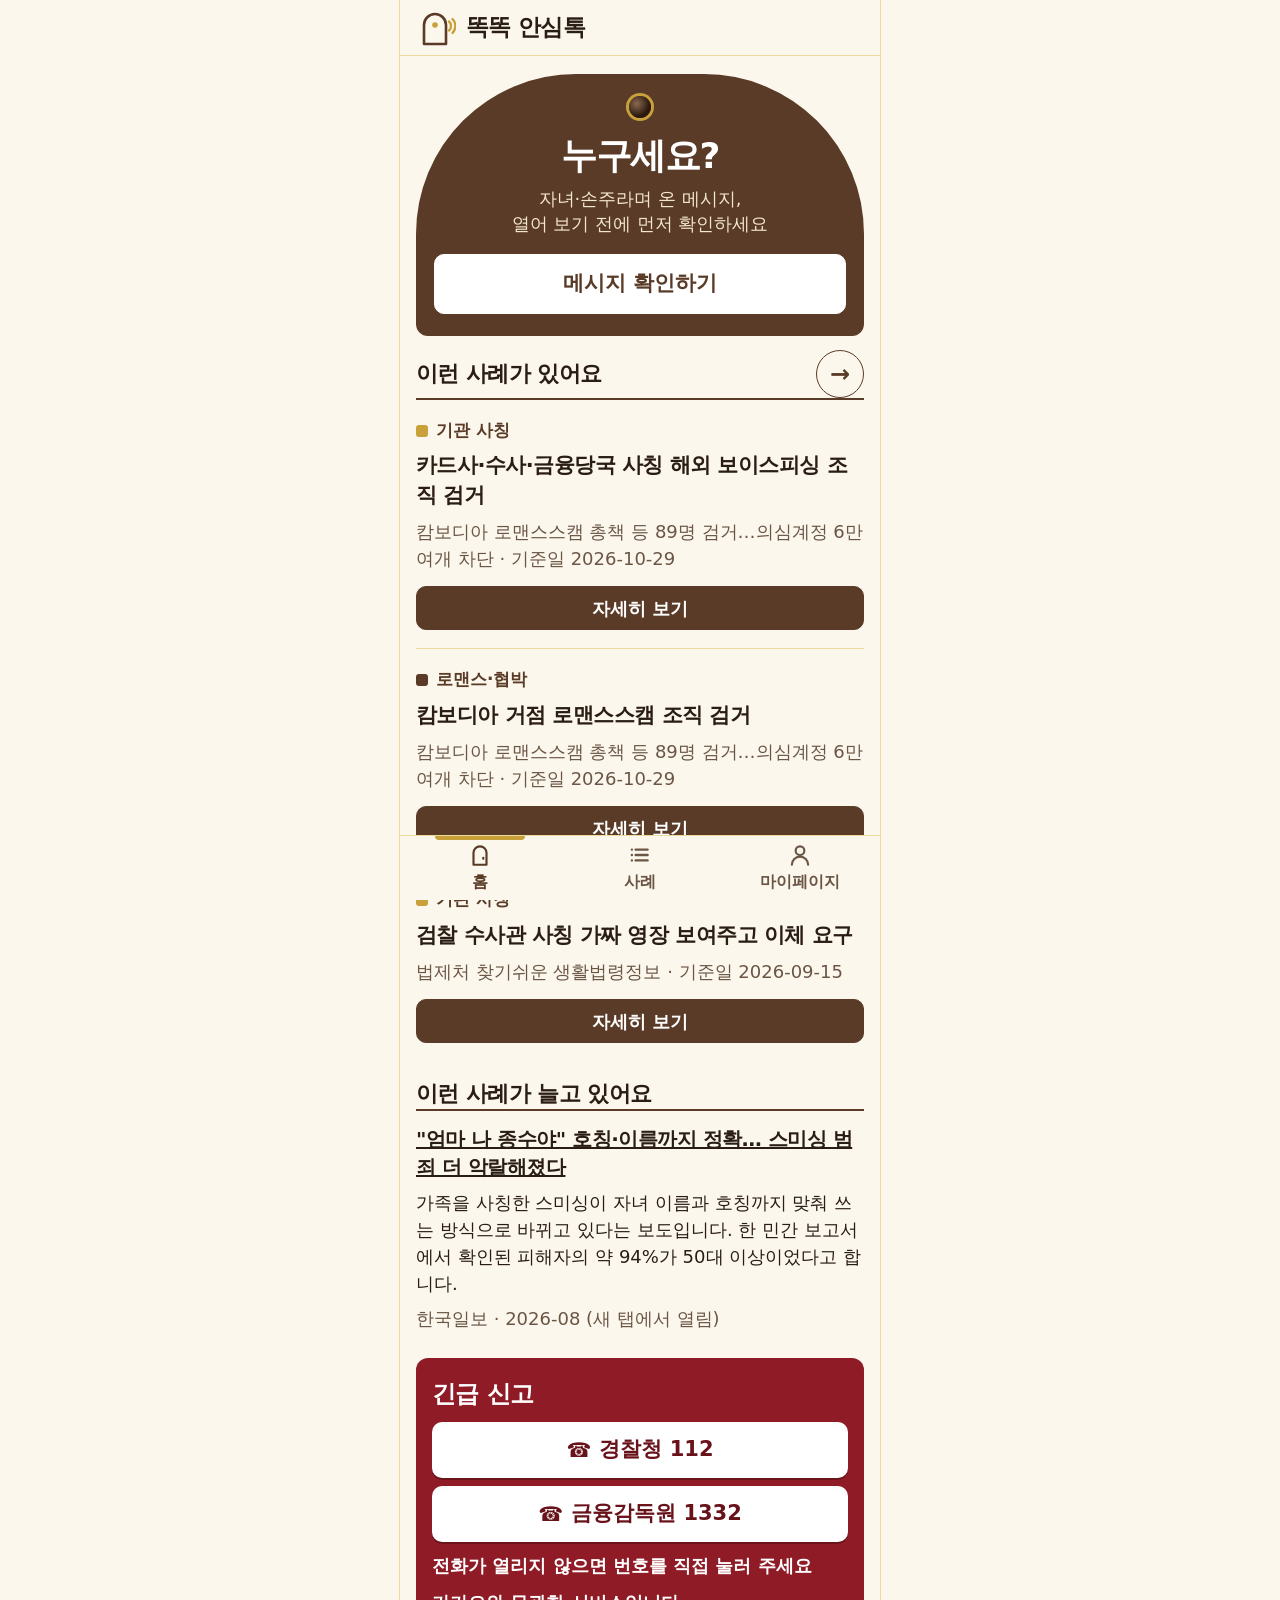
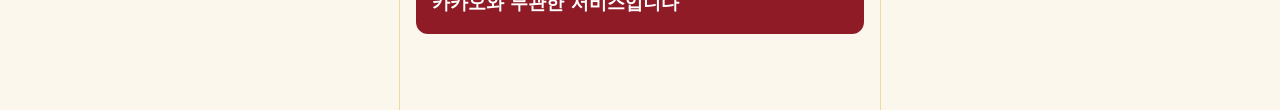
<file: pages/index0.4 (1).html>
<!doctype html>
<!-- 똑똑 안심톡 wireframe v0.4 (2026-11-16, 9주차) · 변경 이력은 README.md -->
<html lang="ko">
<head>
<meta charset="utf-8">
<meta name="viewport" content="width=device-width, initial-scale=1, viewport-fit=cover">
<title>똑똑 안심톡</title>
<style>
/* 모바일 세로 375px 기준. 본문 16px 이상, 버튼 44px 이상. 색은 로우파이(흑백) */
:root{--ink:#111;--line:#111;--soft:#eee;--mid:#ccc;--tab-h:56px;--bar-h:76px;--hdr-h:56px}
*,*::before,*::after{box-sizing:border-box}
html{-webkit-text-size-adjust:100%}
body{margin:0;background:#fff;color:var(--ink);font:18px/1.5 system-ui,-apple-system,"Apple SD Gothic Neo","Noto Sans KR",sans-serif;overflow-wrap:anywhere}
[hidden]{display:none !important}
h1,h2,h3,p,ul{margin:0}
ul{padding:0;list-style:none}
button,input,select,textarea{font:inherit;color:inherit}
.visually-hidden{position:absolute;width:1px;height:1px;overflow:hidden;clip:rect(0 0 0 0);white-space:nowrap}

#app{max-width:480px;min-height:100vh;min-height:100dvh;margin:0 auto;position:relative;border-inline:1px solid var(--mid)}
.screen{min-height:100vh;min-height:100dvh}
.screen-body{padding:16px 16px calc(var(--tab-h) + 12px);display:flex;flex-direction:column;gap:14px}
.screen-body.has-bottom-bar{padding-bottom:calc(var(--bar-h) + 12px)}

/* 헤더 */
.app-header{display:flex;align-items:center;gap:10px;min-height:var(--hdr-h);padding:6px 16px;border-bottom:2px solid var(--line);background:#fff}
.app-title{font-size:22px;line-height:1.3;font-weight:700;min-width:0}
.logo{flex:none;width:40px;height:40px}
.btn-icon{flex:none;width:44px;height:44px;border:1.5px solid var(--line);background:var(--soft);font-size:20px;font-weight:700;cursor:pointer}

/* 글 요소 */
.section-title{font-size:20px;font-weight:700;line-height:1.35}
.detail-heading{font-size:24px;line-height:1.35}
.label{font-size:18px;font-weight:700}
.help,.privacy-note,.notice-small,.state-desc,.case-meta{font-size:18px;color:#222}
.notice{border:1.5px dashed var(--line);padding:10px 12px;font-weight:700}
.field-error{font-weight:700}
.result-type{font-size:24px;font-weight:700;line-height:1.35}
.result-text{border:1.5px solid var(--line);padding:12px;line-height:1.7}
mark{background:#cfcfcf;text-decoration:underline;font-weight:700;color:inherit}
.check-list,.plain-list{display:flex;flex-direction:column;gap:8px}
.check-list li{border:1.5px solid var(--line);padding:10px 12px}
.plain-list li{padding-left:1.1em;position:relative}
.plain-list li::before{content:"•";position:absolute;left:0}

#case-detail{display:flex;flex-direction:column;gap:10px}
#case-detail .section-title{margin-top:8px}
.btn{color:var(--ink)}
.btn-primary{color:#fff}
/* 입력·버튼 */
.input-area{width:100%;min-height:190px;border:1.5px solid var(--line);padding:12px;resize:vertical;border-radius:0}
.input-line,.select{width:100%;min-height:48px;border:1.5px solid var(--line);padding:0 12px;border-radius:0;background:#fff}
.btn{display:flex;align-items:center;justify-content:center;min-height:48px;padding:6px 14px;border:1.5px solid var(--line);background:var(--soft);font-weight:700;text-align:center;text-decoration:none;cursor:pointer;border-radius:0}
.btn-lg{min-height:60px;font-size:20px}
.btn-wide{width:100%}
.btn:disabled{background:var(--mid);color:#222;border-style:dashed;cursor:not-allowed}
.btn-text{min-height:44px;padding:0 8px;border:0;background:none;font-weight:700;text-decoration:underline;cursor:pointer;margin-left:auto}
.btn-row,.hotline-links{display:flex;gap:8px;flex-wrap:wrap}
.btn-row>.btn,.hotline-links>.btn{flex:1 1 140px}
button:focus-visible,a:focus-visible,input:focus-visible,select:focus-visible,textarea:focus-visible{outline:3px solid var(--ink);outline-offset:2px}

/* 긴급 신고 */
.hotline{margin-top:6px;border:1.5px solid var(--line);background:var(--soft);padding:12px;display:flex;flex-direction:column;gap:10px}
.hotline-title{font-size:20px}

/* 상태 박스 */
.state-box{border:1.5px dashed var(--line);background:var(--soft);padding:14px;display:flex;flex-direction:column;gap:10px;align-items:flex-start}
.state-title{font-weight:700;font-size:20px}
.skeleton{width:100%;height:84px;background:var(--mid)}
.toast{position:fixed;left:50%;transform:translateX(-50%);bottom:calc(var(--bar-h) + 12px);width:min(448px,calc(100% - 32px));background:var(--ink);color:#fff;padding:12px 14px;font-weight:700;z-index:30}

/* 사례 목록 */
.filters{display:flex;flex-direction:column;gap:10px}
.chips,.more-filters{display:flex;gap:6px;flex-wrap:wrap}
.chip{min-height:44px;padding:0 10px;white-space:nowrap;font-size:17px;border:1.5px solid var(--line);background:#fff;font-weight:700;cursor:pointer;border-radius:22px}
.chip[aria-pressed="true"]{background:var(--ink);color:#fff}
.chip-more{border-style:dashed}
.sort-row{display:flex;align-items:center;gap:10px}
.sort-row label{flex:none;font-weight:700;margin-left:auto}
.result-count{font-size:20px;flex:none}
.sort-row .select{flex:0 1 190px;min-width:0}
.card-list{display:flex;flex-direction:column;gap:12px}
.case-card{border:1.5px solid var(--line);padding:12px;display:flex;flex-direction:column;gap:6px}
.case-type{align-self:flex-start;border:1.5px solid var(--line);padding:0 8px;font-weight:700;font-size:17px}
.case-title{font-size:20px;line-height:1.4}
.case-actions{display:flex;gap:8px;margin-top:6px}
.case-actions .btn{flex:1 1 0;min-height:44px}
.btn-save-card[aria-pressed="true"],.btn-save-case[aria-pressed="true"]{background:var(--ink);color:#fff}
#btn-save-case[aria-pressed="true"]{background:#fff;color:var(--ink)}

/* 마이페이지 */

/* 하단 고정: 저장 바(2단계) / 탭바(1단계) */
.bottom-bar{position:fixed;left:50%;transform:translateX(-50%);bottom:0;width:min(480px,100%);padding:8px 16px;background:#fff;border-top:2px solid var(--line);z-index:20;min-height:var(--bar-h)}
.bottom-bar .btn{width:100%}
.tabbar{position:fixed;left:50%;transform:translateX(-50%);bottom:0;width:min(480px,100%);display:flex;padding-bottom:env(safe-area-inset-bottom);background:#fff;border-top:2px solid var(--line);z-index:20}
.tab{flex:1 1 0;min-height:var(--tab-h);display:flex;align-items:center;justify-content:center;font-size:18px;font-weight:700;color:var(--ink);text-decoration:none;border-right:1px solid var(--line)}
.tab:last-child{border-right:0}
.tab[aria-current="page"]{background:var(--ink);color:#fff}
/* 2단계 화면이 보이면 탭바를 숨김 (JS 없이도 동작) */
#app:has(#screen-result:not([hidden])) #tabbar,
#app:has(#screen-check:not([hidden])) #tabbar,
#app:has(#screen-detail:not([hidden])) #tabbar{display:none}

@media (max-width:359px){
  .app-title{font-size:19px}
  .btn-lg{font-size:18px}
  .tab{font-size:17px}
}

.btn-primary,.btn-primary:disabled{--x:0}
.btn.btn-primary{background:var(--ink);color:#fff}
.btn.btn-primary:disabled{background:var(--mid);color:#222}

#result-found{display:flex;flex-direction:column;gap:12px}

/* 이미 보냈다면 (접이식) */
.fold{border:2px solid var(--line);background:#fff}
.fold-summary{display:flex;align-items:center;min-height:56px;padding:8px 14px;font-weight:700;font-size:20px;cursor:pointer;list-style:none}
.fold-summary::-webkit-details-marker{display:none}
.fold-summary::after{content:"＋";margin-left:auto;padding-left:10px}
.fold[open]>.fold-summary::after{content:"－"}
.fold[open]>.fold-summary{border-bottom:1.5px solid var(--line);background:var(--soft)}
.fold-body{display:flex;flex-direction:column;gap:10px;padding:14px}
.fold-inner{border-width:1.5px;border-style:dashed}
.fold-inner .fold-summary{font-size:18px;min-height:48px}
.steps{display:flex;flex-direction:column;gap:10px;padding-left:1.4em}
.steps li{padding-left:.2em}
.steps a{font-weight:700;color:var(--ink)}
#already-sent{border-color:var(--ink)}

/* 홈: 예시 기사 */
.news{display:flex;flex-direction:column;gap:8px;margin-top:6px}
.news-card{border:1.5px solid var(--line);padding:12px;display:flex;flex-direction:column;gap:8px}
.news-headline{font-size:20px;line-height:1.4}
.news-headline a{color:var(--ink)}
.news-summary{font-size:18px}

/* 유형 필터 라벨·마이페이지 건수 */
.filter-label{font-weight:700;font-size:18px}
.saved-count{font-size:18px}

/* ===== 디자인: 현관문 콘셉트 ('누구세요?' 하고 확인한 뒤 문을 연다) =====
   색: 나무문 #5A3B27 · 바탕 #FBF7EC · 연노랑 선 #EBDC9E · 황동 #C9A13B · 긴급(진한 빨강) #8E1B25 · 안심 #2F7A57
   글: 시스템 한글 서체, 제목 800 굵기. 장식은 현관문 하나에만 쓰고 나머지는 선과 여백으로 정리 */
:root{
  --steel:#5A3B27;--steel-2:#6F4A33;--frame:#FBF7EC;--brass:#C9A13B;--brass-soft:#F6EBC6;
  --alert:#8E1B25;--alert-dark:#68121A;--alert-soft:#F7E5E6;--safe:#2F7A57;
  --ink:#2A1D14;--sub:#6B5646;--rule:#EBDC9E;--paper:#fff;
}
body{background:var(--frame);color:var(--ink);font-family:"Pretendard","Noto Sans KR","Apple SD Gothic Neo","Malgun Gothic",system-ui,sans-serif;font-weight:500}
#app{background:var(--frame);border-inline:0;box-shadow:0 0 0 1px var(--rule)}
.screen-body{gap:18px;padding-top:20px}
h1,h2,h3{letter-spacing:-.025em}

/* 헤더: 문틀색 바탕, 로고만 포인트 */
.app-header{background:var(--frame);color:var(--ink);border-bottom:1px solid var(--rule);min-height:64px}
.logo{width:40px;height:40px}
.app-title{font-size:23px;font-weight:800;letter-spacing:-.03em}
.btn-icon{background:transparent;border:1.5px solid var(--steel);color:var(--steel);border-radius:10px}

/* 현관문: 홈 상단 입력 영역 */
.door{position:relative;background:var(--steel);color:#fff;border-radius:170px 170px 12px 12px;padding:70px 18px 20px;display:flex;flex-direction:column;gap:12px;margin-top:6px}
.peephole{position:absolute;top:24px;left:50%;width:22px;height:22px;margin-left:-11px;border-radius:50%;background:radial-gradient(circle at 35% 35%,#8a6a50 0,#2b190e 62%);box-shadow:0 0 0 3px var(--brass)}
.door-title{font-size:40px;line-height:1.1;font-weight:800;text-align:center;letter-spacing:-.04em}
.door-sub{text-align:center;color:#F3E6CE;font-size:18px;margin-bottom:6px}
.door .input-area{min-height:150px;background:var(--frame);color:var(--ink);border:0;border-radius:10px;box-shadow:none}
.door .input-area::placeholder{color:#8a7561}
.door .btn{background:transparent;color:#fff;border:1.5px solid #D9BE62;border-radius:10px}
.door .btn.btn-primary{background:#fff;color:var(--steel);border-color:#fff;box-shadow:none;font-size:21px;font-weight:800}
.door .btn.btn-primary:disabled{background:rgba(255,255,255,.22);color:#e8dcc4;border:1.5px solid transparent}
.door .help,.door .privacy-note{color:#E8D8BC;font-size:17px}
.door .privacy-note{text-align:center}
.door .field-error{color:#FFE3EA;background:rgba(142,27,37,.6);padding:8px 10px;border-radius:8px}

/* 글·공통 요소 */
.section-title{font-size:22px;font-weight:800;color:var(--ink)}
.help,.notice-small,.state-desc,.case-meta,.privacy-note{color:var(--sub)}
.notice{background:var(--brass-soft);border:0;border-left:5px solid var(--brass);border-radius:6px;color:var(--ink)}
.result-text,.check-list li{background:var(--paper);border:1px solid var(--rule);border-radius:8px}
.check-list li{position:relative;padding-left:42px}
.check-list li::before{content:"";position:absolute;left:14px;top:50%;width:16px;height:16px;margin-top:-8px;border:2px solid var(--safe);border-radius:4px}
mark{background:#FFE29A;text-decoration:none;border-radius:3px;padding:0 3px}
.btn{background:var(--paper);color:var(--steel);border:1.5px solid var(--steel);border-radius:10px}
.btn.btn-primary{background:var(--steel);color:#fff;border-color:var(--steel);box-shadow:none}
.btn.btn-primary:active{background:var(--steel-2)}
.btn:disabled,.btn.btn-primary:disabled{background:#EFE6D0;color:#7a6755;border:1.5px solid #EFE6D0}
.input-line,.select,.input-area{border-radius:10px;border:1.5px solid #D9BE62;background:var(--paper)}
.btn-text{color:var(--steel)}
button:focus-visible,a:focus-visible,input:focus-visible,select:focus-visible,textarea:focus-visible{outline:3px solid var(--brass);outline-offset:2px}

/* 뉴스: 신문 스크랩처럼 선만 사용 */
.news{gap:0;margin-top:4px}
.news-card{background:transparent;border:0;border-top:2px solid var(--steel);border-radius:0;padding:14px 0 4px}
.news-headline{font-weight:800}
.news-headline a{color:var(--ink)}

/* 긴급 신고: 빨간 띠 */
.hotline{background:var(--alert);color:#fff;border:0;border-radius:12px;padding:16px;margin-top:8px}
.hotline-title{color:#fff;font-size:22px;font-weight:800}
.hotline .btn,.hotline-links>.btn{background:#fff;color:var(--alert-dark);border:0;font-size:19px;font-weight:800}
.hotline .btn::before,.hotline-links>.btn::before{content:"☎";margin-right:8px;font-size:20px}
.hotline .notice-small{color:#FCE6E8}
#result-found .hotline-links>.btn{background:var(--alert);color:#fff}
#btn-similar{background:var(--paper);color:var(--steel)}

/* 상태 박스·접이식 */
.state-box{background:var(--paper);border:1.5px dashed #D9BE62;border-radius:10px}
.skeleton{background:#EFE6D0;border-radius:6px}
.fold{background:var(--paper);border:2px solid var(--alert);border-radius:10px;overflow:hidden}
.fold-summary{color:var(--alert-dark);font-weight:800}
.fold[open]>.fold-summary{background:var(--alert-soft);border-bottom-color:#E8BBBE}
.fold-inner{border:1.5px dashed #D9BE62;border-radius:8px}
.fold-inner .fold-summary{color:var(--steel)}
.steps a{color:var(--steel)}

/* 사례 목록: 카드 대신 구분선 행 */
.chip{background:var(--paper);color:var(--steel);border:1.5px solid #D9BE62;border-radius:24px;font-weight:700}
.chip[aria-pressed="true"]{background:var(--steel);color:#fff;border-color:var(--steel)}
.chip-more{border-style:dashed}
.card-list{gap:0}
.case-card{background:transparent;border:0;border-top:1px solid var(--rule);border-radius:0;padding:18px 0;box-shadow:none;gap:8px}
.card-list>.case-card:first-child{border-top:2px solid var(--steel)}
.case-type{border:0;padding:0;background:none;font-size:17px;font-weight:800;color:var(--steel);display:flex;align-items:center;gap:8px}
.case-type::before{content:"";width:12px;height:12px;border-radius:3px;background:var(--steel)}
.case-card[data-type="agency"] .case-type::before{background:var(--brass)}
.case-card[data-type="loan"] .case-type::before{background:var(--safe)}
.case-card[data-type="shipping"] .case-type::before{background:#8a4a2a}
.case-title{font-size:21px;font-weight:800;line-height:1.4}
.case-actions .btn.btn-open{background:var(--steel);color:#fff;border-color:var(--steel)}
.btn-save-card[aria-pressed="true"],.btn-save-case[aria-pressed="true"]{background:var(--brass-soft);color:var(--steel);border-color:var(--brass)}
#btn-save-case[aria-pressed="true"]{background:var(--brass-soft);color:var(--steel)}
.toast{background:var(--steel);border-radius:10px}

/* 사례 상세 */
#case-detail .section-title{border-left:5px solid var(--brass);padding-left:10px;font-size:20px}
.detail-heading{font-weight:800}

/* 하단 고정 영역 */
.bottom-bar{background:var(--frame);border-top:1px solid var(--rule);box-shadow:none}
.tabbar{background:var(--frame);border-top:1px solid var(--rule);box-shadow:none}
.tab{flex-direction:column;gap:2px;min-height:64px;border-right:0;color:var(--sub);font-size:16px;font-weight:700}
.tab-ico{width:26px;height:26px}
.tab[aria-current="page"]{background:transparent;color:var(--steel)}
.tab[aria-current="page"]::after{content:"";position:absolute;top:0;left:22%;right:22%;height:4px;background:var(--brass);border-radius:0 0 4px 4px}
.tab{position:relative}
.tab[aria-current="page"] .tab-ico{color:var(--steel)}
:root{--tab-h:64px}
/* 홈 첫 화면에 '유형 확인하기'까지 보이도록 현관문 높이 조정 */
.door{padding-top:62px;gap:10px;border-radius:160px 160px 12px 12px}
.peephole{top:22px}
.door-title{font-size:36px}
.door-sub{font-size:18px;line-height:1.4;margin-bottom:2px}
.door .input-area{min-height:112px}
.door .help{margin-top:-2px;line-height:1.45}

/* 긴급 신고: 빨간 바탕 위 글자를 흰색·굵게, 안내 문구는 크기와 굵기 보강 */
.hotline{padding:18px 16px}
.hotline-title{color:#fff;font-size:24px;font-weight:800}
.hotline .btn,.hotline-links>.btn{font-size:21px;font-weight:800;min-height:56px;box-shadow:0 2px 0 rgba(0,0,0,.25)}
.hotline .notice-small{color:#fff;font-size:18px;font-weight:600;line-height:1.5}
.hotline .hotline-links{flex-direction:column}
.hotline .hotline-links>.btn{flex:none;width:100%;word-break:keep-all}

/* 홈 히어로: 입력칸 없이 소개 + 버튼 */
.hero{padding-bottom:22px}
.hero .btn-primary{text-decoration:none;margin-top:6px}
.hero .privacy-note{margin-top:2px}
#home-cases .btn-wide{margin-top:12px}

/* ===== 9주차: 탐색 영역(검색·유형·보기 조건·초기화·정렬) ===== */
.search-row{display:flex;gap:8px;align-items:stretch}
.search-row .input-line{flex:1 1 auto;min-width:0}
.search-row .btn{flex:none;min-width:72px}
.option-row{display:flex;align-items:center;justify-content:space-between;gap:10px;flex-wrap:wrap}
.check-row{display:flex;align-items:center;gap:8px;min-height:44px;font-weight:700;font-size:17px;color:var(--ink);cursor:pointer}
.check-row input{width:22px;height:22px;accent-color:var(--steel)}
.btn-reset{min-height:44px;padding:0 14px}
.btn-reset:disabled{opacity:.45;cursor:default}
.filter-note{font-size:15px;color:var(--sub);font-weight:400}
.sort-row{padding-top:8px;border-top:1px solid var(--rule)}
.origin-tag{display:inline-block;margin-left:6px;padding:1px 8px;font-size:14px;font-weight:700;color:var(--alert);background:var(--alert-soft);border-radius:10px}
#btn-load-more{margin-top:12px}
.filter-hint{font-size:14px;font-weight:400;color:var(--sub)}
#list-notice{margin:8px 0}
#btn-relax{white-space:normal;text-align:center}

/* ===== v0.4 보완: 헤더 고정 · 접이식 필터 · 기호 버튼 · 여백 정리 ===== */
.screen{min-height:0}
.app-header{position:sticky;top:0;z-index:30;min-height:56px}
.screen-body{padding-top:12px;gap:14px}
#screen-check .screen-body,#screen-result .screen-body{padding-bottom:24px}
.section-head{display:flex;align-items:center;justify-content:space-between;gap:10px}
.section-head .section-title{flex:1 1 auto;min-width:0}
.icon-link{flex:none;display:flex;align-items:center;justify-content:center;width:48px;height:48px;border:1.5px solid var(--steel);border-radius:50%;color:var(--steel);font-size:24px;font-weight:800;text-decoration:none}
.toolbar-row{display:flex;gap:8px;align-items:stretch}
.btn-filter{flex:1 1 auto;justify-content:space-between;gap:8px;padding:6px 16px;background:var(--paper);color:var(--steel);border:1.5px solid var(--steel)}
.btn-filter .chev{margin-left:auto;font-size:18px}
.filter-badge{min-width:24px;padding:0 7px;border-radius:12px;background:var(--steel);color:#fff;font-size:15px;line-height:24px;text-align:center}
.toolbar-row .btn-reset{flex:none}
.filter-panel{display:flex;flex-direction:column;gap:10px;padding:12px;border:1.5px solid #D9BE62;border-radius:10px;background:var(--paper)}
.filter-panel[hidden]{display:none}
.filter-panel .filter-label{margin:2px 0 0}
#btn-load-more{font-size:20px}

</style>
</head>
<body>
<!-- 규칙: id = JS가 한 번만 찾는 요소 / class = 반복 요소 / data-field = JSON 필드명(camelCase) 그대로 -->
<div id="app">

  <!-- ===== 1. 홈 (1단계 탭 화면) ===== -->
  <section id="screen-home" class="screen" data-screen="home" aria-labelledby="service-name">
    <header class="app-header">
      <img id="logo" class="logo" alt="" width="40" height="40" src="data:image/svg+xml,%3Csvg xmlns='http://www.w3.org/2000/svg' width='40' height='40' viewBox='0 0 40 40' fill='none'%3E%3Cpath d='M8 36V17a11 11 0 0 1 22 0v19z' stroke='%235A3B27' stroke-width='2.6' stroke-linejoin='round'/%3E%3Ccircle cx='19' cy='17' r='2.8' fill='%23C9A13B'/%3E%3Cpath d='M33 13.5a6 6 0 0 1 0 9M36.5 11a10 10 0 0 1 0 14' stroke='%23C9A13B' stroke-width='2.4' stroke-linecap='round'/%3E%3C/svg%3E">
      <h1 id="service-name" class="app-title">똑똑 안심톡</h1>
    </header>

    <main class="screen-body">
      <!-- 상태 영역: 오류 (기본 숨김) -->
      <div id="state-home-error" class="state-box" role="alert" hidden>
        <p class="state-title">사례 데이터를 불러오지 못했습니다</p>
        <p class="state-desc">문구 확인은 계속 사용할 수 있습니다</p>
        <button id="btn-home-retry" type="button" class="btn">다시 시도</button>
      </div>

      <!-- 히어로: 서비스 소개 + 핵심 행동 버튼 (입력칸은 '메시지 확인' 화면으로 분리) -->
      <div class="door hero">
        <span class="peephole" aria-hidden="true"></span>
        <h2 class="door-title">누구세요?</h2>
        <p class="door-sub">자녀·손주라며 온 메시지,<br>열어 보기 전에 먼저 확인하세요</p>
        <a id="btn-start" class="btn btn-primary btn-lg" href="#check">메시지 확인하기</a>
      </div>

      <!-- 홈 사례: 사례 목록과 같은 카드 구조 재사용. 다음 주에 cases.json 최신 3건으로 대체 -->
      <section id="home-cases" aria-labelledby="home-cases-title">
        <div class="section-head">
          <h2 id="home-cases-title" class="section-title">이런 사례가 있어요</h2>
          <a id="btn-more-cases" class="icon-link" href="#cases" aria-label="사례 목록으로 이동">→</a>
        </div>
        <ul id="home-case-list" class="card-list"></ul>
      </section>

      <section id="news" class="news" aria-labelledby="news-title">
        <h2 id="news-title" class="section-title">이런 사례가 늘고 있어요</h2>
        <article class="news-card">
          <h3 class="news-headline"><a id="news-link" href="https://www.hankookilbo.com/news/article/A2026073114470000889" target="_blank" rel="noopener noreferrer">"엄마 나 종수야" 호칭·이름까지 정확… 스미싱 범죄 더 악랄해졌다</a></h3>
          <p class="news-summary">가족을 사칭한 스미싱이 자녀 이름과 호칭까지 맞춰 쓰는 방식으로 바뀌고 있다는 보도입니다. 한 민간 보고서에서 확인된 피해자의 약 94%가 50대 이상이었다고 합니다.</p>
          <p class="case-meta"><span class="news-source">한국일보</span> · <time class="news-date" datetime="2026-08">2026-08</time> (새 탭에서 열림)</p>
        </article>
      </section>

      <section id="hotline" class="hotline" aria-label="긴급 신고처">
        <h2 class="hotline-title">긴급 신고</h2>
        <div class="hotline-links">
          <a class="btn" href="tel:112">경찰청 112</a>
          <a class="btn" href="tel:1332">금융감독원 1332</a>
        </div>
        <p class="notice-small">전화가 열리지 않으면 번호를 직접 눌러 주세요</p>
        <p class="notice-small">카카오와 무관한 서비스입니다</p>
      </section>
    </main>
  </section>

  <!-- ===== 1-2. 메시지 확인 (2단계 화면): 홈 히어로의 '메시지 확인하기'로 들어옴 ===== -->
  <section id="screen-check" class="screen" data-screen="check" aria-labelledby="check-title" hidden>
    <header class="app-header">
      <button id="btn-check-back" type="button" class="btn-icon" aria-label="뒤로">←</button>
      <h1 id="check-title" class="app-title">메시지 확인</h1>
    </header>

    <main class="screen-body">
      <h2 class="section-title">받은 메시지를 붙여넣으세요</h2>
      <label for="input-text" class="visually-hidden">의심되는 메시지 입력</label>
      <textarea id="input-text" class="input-area" rows="7" placeholder="여기에 의심되는 메시지를 붙여넣기" aria-describedby="paste-help"></textarea>
      <button id="btn-paste" type="button" class="btn">붙여넣기</button>
      <p id="paste-help" class="help">입력 칸을 길게 눌러 붙여넣을 수도 있어요</p>
      <p id="paste-fail" class="field-error" role="alert" hidden>자동 붙여넣기가 막혔습니다. 입력 칸을 길게 눌러 '붙여넣기'를 선택하세요</p>
      <button id="btn-check" type="button" class="btn btn-primary btn-lg" disabled>유형 확인하기</button>
      <p id="input-error" class="field-error" role="alert" hidden>문구를 먼저 입력해 주세요</p>
      <p class="privacy-note">입력한 문구 원문은 저장하지 않습니다</p>
    </main>
  </section>

  <!-- ===== 2. 확인 결과 (2단계 화면) ===== -->
  <section id="screen-result" class="screen" data-screen="result" aria-labelledby="result-title" hidden>
    <header class="app-header">
      <button id="btn-back" type="button" class="btn-icon" aria-label="뒤로">←</button>
      <h1 id="result-title" class="app-title">확인 결과</h1>
    </header>

    <main class="screen-body">
      <details id="already-sent" class="fold">
        <summary class="fold-summary">이미 돈을 보내거나 정보를 알려줬어요</summary>
        <div class="fold-body">
          <h2 class="section-title">지금 바로 해야 할 일</h2>
          <ol class="steps">
            <li><strong>112에 전화하세요.</strong> <a href="tel:1394">1394</a>, <a href="tel:1332">1332</a>도 가능합니다.</li>
            <li><strong>송금한 은행에 전화해서 지급정지를 요청하세요.</strong></li>
            <li><strong>3영업일 안에 은행에 피해구제신청서를 내세요.</strong> 경찰에서 받은 서류와 신분증이 필요합니다.</li>
          </ol>
          <p>받은 메시지 화면, 송금 내역, 상대 계좌번호는 지우지 말고 그대로 두세요.</p>
          <details id="more-help" class="fold fold-inner">
            <summary class="fold-summary">관련 기관</summary>
            <ul class="plain-list fold-body">
              <li>악성 앱이나 링크 피해: 한국인터넷진흥원 118</li>
              <li>내 이름으로 만든 계좌를 한 번에 막기: 내계좌 일괄지급정지</li>
              <li>내 이름으로 만든 휴대폰 확인·차단: 명의도용방지서비스(M-Safer)</li>
            </ul>
          </details>
        </div>
      </details>

      <div id="result-found">
        <p class="label">비슷한 유형</p>
        <p id="result-type" class="result-type" data-type-id="">가족 사칭 + 금융정보 요구</p>
        <p id="result-notice" class="notice">확정 판단이 아닙니다. 참고용 안내입니다.</p>

        <h2 class="section-title">입력한 문구</h2>
        <p id="result-text" class="result-text">엄마 폰 고장 나서 <mark>급하게</mark> <mark>카드 정보</mark> 좀 보내줘</p>

        <h2 class="section-title">지금 해야 할 일</h2>
        <ul id="result-actions" class="check-list">
          <li>메시지 속 링크·번호는 누르지 마세요</li>
          <li>가족에게 직접 전화로 확인하세요</li>
          <li>카드·신분증 정보는 보내지 마세요</li>
        </ul>

        <div class="hotline-links">
          <a id="call-112" class="btn" href="tel:112">경찰청 112</a>
          <a id="call-1332" class="btn" href="tel:1332">금융감독원 1332</a>
        </div>

        <a id="btn-similar" class="btn btn-wide" href="#cases"><span>비슷한 사례 <span id="similar-count">7</span>건 보기</span></a>
      </div>

      <!-- 상태 영역: 유형 없음 (기본 숨김) -->
      <div id="result-none" class="state-box" hidden>
        <p class="state-title">비슷한 유형을 찾지 못했습니다</p>
        <p class="state-desc">안전하다는 뜻은 아닙니다. 링크를 누르거나 돈·정보를 보내기 전에, 가족에게 직접 전화해서 확인하세요.</p>
        <div class="hotline-links">
          <a class="btn" href="tel:112">경찰청 112</a>
          <a class="btn" href="tel:1332">금융감독원 1332</a>
        </div>
      </div>
    </main>

  </section>

  <!-- ===== 3. 사례 목록 (1단계 탭 화면) ===== -->
  <section id="screen-cases" class="screen" data-screen="cases" aria-labelledby="cases-title" hidden>
    <header class="app-header">
      <h1 id="cases-title" class="app-title">비슷한 사례</h1>
    </header>

    <main class="screen-body">
      <!-- 탐색 영역: 검색(탐색 버튼) · 유형 · 보기 조건 · 초기화 / 아래 줄: 건수 · 정렬 -->
      <div class="filters">
        <form id="search-form" class="search-row" role="search">
          <label for="query" class="visually-hidden">제목·요약 검색</label>
          <input id="query" class="input-line" type="search" placeholder="제목·요약 검색" autocomplete="off">
          <button id="btn-search" type="submit" class="btn btn-primary">탐색</button>
        </form>

        <div class="toolbar-row">
          <button id="btn-filter-toggle" type="button" class="btn btn-filter" aria-expanded="false" aria-controls="filter-panel">
            <span>필터</span><span id="filter-badge" class="filter-badge" hidden>0</span><span class="chev" aria-hidden="true">▾</span>
          </button>
          <button id="btn-reset-all" type="button" class="btn btn-reset">↺ 초기화</button>
        </div>

        <div id="filter-panel" class="filter-panel" hidden>
          <p id="type-filter-label" class="filter-label">유형</p>
          <div id="type-filters" class="chips" role="group" aria-labelledby="type-filter-label"></div>

          <p id="cond-filter-label" class="filter-label">조건 <span class="filter-hint">(모두 해당하는 사례만)</span></p>
          <div id="cond-filters" class="chips" role="group" aria-labelledby="cond-filter-label"></div>

          <label class="check-row"><input id="real-only" type="checkbox" checked> 실제 사례만 보기</label>
        </div>

        <div class="sort-row">
          <p class="result-count" aria-live="polite"><strong><span id="result-count">0</span>건</strong> <span id="filter-count" class="filter-note"></span></p>
          <label for="sort">정렬</label>
          <select id="sort" class="select">
            <option value="latest">최신순</option>
            <option value="type">유형순</option>
            <option value="title">가나다순</option>
          </select>
        </div>
      </div>

      <p id="list-notice" class="notice-small" hidden></p>

      <!-- 상태 영역 (기본 숨김, 한 번에 하나만 표시) -->
      <div id="state-loading" class="state-box" role="status" hidden>
        <p class="state-title">사례를 불러오는 중입니다</p>
        <div class="skeleton"></div><div class="skeleton"></div>
      </div>
      <div id="state-empty" class="state-box" hidden>
        <p class="state-title">조건에 맞는 사례가 없습니다</p>
        <p id="empty-reason" class="state-desc">조건이 많아 맞는 사례가 없을 수 있습니다</p>
        <div class="btn-row">
          <button id="btn-relax" type="button" class="btn btn-primary" hidden></button>
          <button id="btn-reset" type="button" class="btn">조건 초기화</button>
        </div>
      </div>
      <div id="state-cases-error" class="state-box" role="alert" hidden>
        <p class="state-title">사례 데이터를 불러오지 못했습니다</p>
        <button id="btn-retry" type="button" class="btn">다시 시도</button>
      </div>

      <!-- 카드 목록: data/cases_all.json 을 불러와 template#case-card-tpl 로 만들어 채웁니다 -->
      <ul id="case-list" class="card-list" hidden></ul>
      <button id="btn-load-more" type="button" class="btn btn-wide" aria-label="사례 더 불러오기" hidden>＋</button>
      <template id="case-card-tpl">
        <li class="case-card" data-id="" data-type="">
          <p class="case-type"><span class="case-type-name" data-field="typeId"></span> <span class="origin-tag" hidden>AI 보완</span></p>
          <h3 class="case-title" data-field="title"></h3>
          <p class="case-meta"><span class="case-source" data-field="source"></span> · <time class="case-date" data-field="sourceBasisDate"></time></p>
          <div class="case-actions">
            <button type="button" class="btn btn-open" data-id="">자세히 보기</button>
          </div>
        </li>
      </template>
    </main>
  </section>

  <!-- ===== 4. 사례 상세 (2단계 화면, 기본 숨김) ===== -->
  <section id="screen-detail" class="screen" data-screen="detail" aria-labelledby="detail-title" hidden>
    <header class="app-header">
      <button id="btn-detail-back" type="button" class="btn-icon" aria-label="뒤로">←</button>
      <h1 id="detail-title" class="app-title">사례 상세</h1>
    </header>

    <main class="screen-body has-bottom-bar">
      <article id="case-detail" data-id="">
        <p id="case-type" class="case-type" data-field="type">가족 사칭</p>
        <h2 id="case-title" class="detail-heading" data-field="title">자녀 사칭 카드 정보 요구 사례</h2>

        <h3 class="section-title">수법 요약</h3>
        <p id="case-summary" data-field="summary">자녀를 사칭해 휴대폰 고장을 핑계로 카드 정보를 요구합니다.</p>

        <h3 class="section-title">위험 신호</h3>
        <ul id="case-risks" class="plain-list" data-field="riskSigns">
          <li>평소와 다른 말투</li>
          <li>급하게 재촉</li>
          <li>카드·신분증 정보 요구</li>
        </ul>

        <h3 class="section-title">수법 설명</h3>
        <p id="case-method" data-field="method">먼저 휴대폰 고장을 알린 뒤 원격 앱 설치나 카드 정보 전달을 유도합니다.</p>

        <h3 class="section-title">대응 행동</h3>
        <ul id="case-actions" class="plain-list" data-field="actions">
          <li>직접 전화로 확인하기</li>
          <li>112·1332 문의하기</li>
        </ul>

        <h3 class="section-title">출처</h3>
        <p class="case-meta"><span id="case-source" data-field="source">금융감독원</span> · <time id="case-date" data-field="collectedAt" datetime="2026-09-28">2026-09-28</time></p>
        <a id="source-link" class="btn btn-wide" data-field="sourceUrl" target="_blank" rel="noopener noreferrer" hidden>출처 링크 열기 (새 탭)</a>
        <p id="case-note" class="help" hidden></p>
        <p id="source-none" class="help" hidden>이 사례는 출처 링크를 준비 중입니다</p>
      </article>

      <div id="toast" class="toast" role="status" hidden>'자녀 사칭 카드 정보 요구' 사례를 저장했습니다</div>
    </main>

    <!-- 고정 영역: 저장 바 -->
    <div class="bottom-bar">
      <button id="btn-save-case" type="button" class="btn btn-primary btn-lg" aria-pressed="false">저장</button>
    </div>
  </section>

  <!-- ===== 5. 마이페이지 (1단계 탭 화면, 저장한 사례 모음) ===== -->
  <section id="screen-saved" class="screen" data-screen="saved" aria-labelledby="saved-title" hidden>
    <header class="app-header">
      <h1 id="saved-title" class="app-title">마이페이지</h1>
    </header>

    <main class="screen-body">
      <p id="saved-count" class="saved-count">저장한 사례 <strong><span id="saved-count-num">2</span>건</strong></p>

      <div class="filters">
        <p id="saved-type-filter-label" class="filter-label">유형</p>
        <div id="saved-type-filters" class="chips" role="group" aria-labelledby="saved-type-filter-label">
          <button type="button" class="chip" data-type="" aria-pressed="true">전체</button>
          <button type="button" class="chip" data-type="family" aria-pressed="false">가족 사칭</button>
          <button type="button" class="chip" data-type="agency" aria-pressed="false">기관 사칭</button>
        </div>
      </div>

      <!-- 사례 목록과 같은 카드 구조·클래스 재사용. 저장 해제는 '저장됨' 버튼으로 -->
      <ul id="saved-case-list" class="card-list">
        <li class="case-card" data-id="2" data-type="family">
          <p class="case-type" data-field="type">가족 사칭</p>
          <h3 class="case-title" data-field="title">손주 사칭 급전 송금 요구</h3>
          <p class="case-meta"><span class="case-source" data-field="source">경찰청</span> · <time class="case-date" data-field="collectedAt" datetime="2026-09-15">2026-09-15</time></p>
          <div class="case-actions">
            <button type="button" class="btn btn-open" data-id="2">자세히 보기</button>
            <button type="button" class="btn btn-save-card" data-id="2" aria-pressed="true">저장됨</button>
          </div>
        </li>
        <li class="case-card" data-id="4" data-type="agency">
          <p class="case-type" data-field="type">기관 사칭</p>
          <h3 class="case-title" data-field="title">금융기관 직원 사칭 계좌 이체 유도</h3>
          <p class="case-meta"><span class="case-source" data-field="source">금융감독원</span> · <time class="case-date" data-field="collectedAt" datetime="2026-09-10">2026-09-10</time></p>
          <div class="case-actions">
            <button type="button" class="btn btn-open" data-id="4">자세히 보기</button>
            <button type="button" class="btn btn-save-card" data-id="4" aria-pressed="true">저장됨</button>
          </div>
        </li>
      </ul>

      <!-- 상태 영역 (기본 숨김) -->
      <div id="state-saved-filter-empty" class="state-box" hidden>
        <p class="state-title">이 유형으로 저장한 사례가 없습니다</p>
        <button id="btn-saved-all" type="button" class="btn">↺ 초기화</button>
      </div>
      <div id="state-saved-empty" class="state-box" hidden>
        <p class="state-title">아직 저장한 사례가 없습니다</p>
        <p class="state-desc">마음에 드는 사례를 저장하면 여기에 모입니다</p>
      </div>
    </main>
  </section>

  <!-- ===== 공통 하단 탭바: 1단계 화면(홈·사례·마이페이지)에서만 표시 ===== -->
  <nav id="tabbar" class="tabbar" aria-label="주 메뉴">
    <a class="tab" data-tab="home" href="#home" aria-current="page"><svg class="tab-ico" viewBox="0 0 24 24" aria-hidden="true"><path d="M6 21V10a6 6 0 0 1 12 0v11zM15 14.5v1" fill="none" stroke="currentColor" stroke-width="2" stroke-linecap="round" stroke-linejoin="round"/></svg><span>홈</span></a>
    <a class="tab" data-tab="cases" href="#cases"><svg class="tab-ico" viewBox="0 0 24 24" aria-hidden="true"><path d="M8 7h11M8 12h11M8 17h11M4.5 7h.01M4.5 12h.01M4.5 17h.01" fill="none" stroke="currentColor" stroke-width="2.2" stroke-linecap="round"/></svg><span>사례</span></a>
    <a class="tab" data-tab="saved" href="#saved"><svg class="tab-ico" viewBox="0 0 24 24" aria-hidden="true"><circle cx="12" cy="8" r="4" fill="none" stroke="currentColor" stroke-width="2"/><path d="M4.5 21a7.5 7.5 0 0 1 15 0" fill="none" stroke="currentColor" stroke-width="2" stroke-linecap="round"/></svg><span>마이페이지</span></a>
  </nav>
</div>
<script>
'use strict';

// 화면 전환만 담당합니다. 유형 판별·JSON·저장은 이후 단계에서 추가합니다.
// 방식: 단일 HTML, 해시(#home 등)로 화면 하나만 hidden 해제 → 브라우저 뒤로가기도 동작
(function () {
  var SCREENS = ['home', 'check', 'result', 'cases', 'detail', 'saved'];
  var TAB_SCREENS = ['home', 'cases', 'saved'];       // 1단계: 탭바 표시
  var PARENT = { check: 'home', result: 'check', detail: 'cases' };     // 2단계: 뒤로가기 대상

  var tabs = document.querySelectorAll('#tabbar .tab');
  var input = document.getElementById('input-text');
  var btnCheck = document.getElementById('btn-check');
  var inputError = document.getElementById('input-error');
  var resultText = document.getElementById('result-text');
  var btnPaste = document.getElementById('btn-paste');
  var pasteFail = document.getElementById('paste-fail');
  var detailOrigin = 'cases';                           // 상세로 들어온 화면 (home, cases, saved)

  var dataReady = false;                                 // JSON을 다 불러왔는지 (상세 주소로 바로 들어올 때 필요)
  var fallbackId = '';                                   // JSON에 없는 손으로 쓴 카드(마이페이지)에서 열었을 때의 id
  var scrollMem = {};                                    // 화면별 스크롤 위치 (상세에서 돌아올 때 복원)
  var prevName = '';

  function hashParts() { return location.hash.replace('#', '').split('/'); }
  function currentName() {
    var name = hashParts()[0];
    return SCREENS.indexOf(name) === -1 ? 'home' : name;
  }
  function currentArg() { var p = hashParts(); return p[1] ? decodeURIComponent(p[1]) : ''; }

  function show(name) {
    // 입력 없이 확인 결과로 직접 들어오면 홈으로 되돌림 (원문은 저장하지 않으므로 새로고침 시 사라짐)
    if (name === 'result' && !input.value.trim()) name = 'check';

    // 상세: #detail/사례id 로 사례를 찾음. 없거나 틀린 id면 목록으로 보냄 (데이터를 불러오는 중이면 목록 화면에서 기다림)
    if (name === 'detail') {
      var id = currentArg(), item = id ? findCase(id) : null;
      if (item) { fillDetail(item); }
      else if (id && id === fallbackId) { /* 마이페이지의 손으로 쓴 카드: 클릭 때 채운 내용을 그대로 사용 */ }
      else if (!dataReady) { name = 'cases'; }
      else { location.replace('#cases'); return; }
    }

    SCREENS.forEach(function (s) {
      document.getElementById('screen-' + s).hidden = (s !== name);
    });

    // 탭 강조는 1단계 화면에서만, 2단계는 부모 탭 기준
    var tabName = TAB_SCREENS.indexOf(name) !== -1 ? name : (name === 'detail' ? detailOrigin : PARENT[name]);
    tabs.forEach(function (a) {
      if (a.dataset.tab === tabName) a.setAttribute('aria-current', 'page');
      else a.removeAttribute('aria-current');
    });

    var restore = (prevName === 'detail' && scrollMem[name]) ? scrollMem[name] : 0;   // 상세에서 돌아오면 보던 위치로
    window.scrollTo(0, restore);
    prevName = name;
  }

  function go(name) {
    if (location.hash === '#' + name) show(currentName());
    else location.hash = name;                          // hashchange에서 show 호출
  }

  function goBack(fromName) {
    go(fromName === 'detail' ? detailOrigin : (PARENT[fromName] || 'home'));
  }

  window.addEventListener('hashchange', function () { show(currentName()); });

  // 입력이 있어야 버튼 활성화
  input.addEventListener('input', function () {
    btnCheck.disabled = !input.value.trim();
    if (!inputError.hidden && input.value.trim()) inputError.hidden = true;
    pasteFail.hidden = true;
  });

  // 붙여넣기 버튼: 클립보드 읽기가 막히면 기존 방법(길게 눌러 붙여넣기)을 안내
  function pasteFailed() { pasteFail.hidden = false; input.focus(); }
  btnPaste.addEventListener('click', function () {
    if (!navigator.clipboard || !navigator.clipboard.readText) { pasteFailed(); return; }
    navigator.clipboard.readText().then(function (text) {
      if (!text.trim()) { pasteFailed(); return; }
      input.value = text;
      input.dispatchEvent(new Event('input'));
    }).catch(pasteFailed);
  });

  // 유형 확인하기 → 확인 결과 (원문은 변수·저장소에 보관하지 않고 화면에만 표시)
  btnCheck.addEventListener('click', function () {
    var text = input.value.trim();
    if (!text) { inputError.hidden = false; return; }
    resultText.textContent = text;                      // textContent: 붙여넣은 문구를 HTML로 해석하지 않음
    go('result');
  });

  document.getElementById('btn-back').addEventListener('click', function () { goBack('result'); });
  document.getElementById('btn-check-back').addEventListener('click', function () { goBack('check'); });
  document.getElementById('btn-detail-back').addEventListener('click', function () { goBack('detail'); });

  // 사례 카드의 '자세히 보기'·'열기' → 사례 상세 (이벤트 위임: 카드가 나중에 생성돼도 동작)
  document.addEventListener('click', function (e) {
    var open = e.target.closest('.btn-open');
    if (!open) return;
    var from = currentName();
    detailOrigin = (from === 'saved' || from === 'home') ? from : 'cases';   // 뒤로가기 때 돌아갈 화면
    scrollMem[from] = window.scrollY;                    // 돌아올 때 이 위치로 복원
    document.getElementById('case-detail').dataset.id = open.dataset.id;

    var item = findCase(open.dataset.id);
    if (!item) {                                         // 마이페이지의 손으로 쓴 카드(아직 JSON 연결 전)는 카드 내용으로 채움
      var card = open.closest('.case-card');
      setSource(card ? (card.dataset.sourceUrl || '') : '');
      var srcEl = card && card.querySelector('.case-source');
      var dateEl = card && card.querySelector('.case-date');
      if (srcEl) document.getElementById('case-source').textContent = srcEl.textContent;
      if (dateEl) document.getElementById('case-date').textContent = dateEl.textContent;
      fallbackId = open.dataset.id;
    }
    go('detail/' + encodeURIComponent(open.dataset.id));   // 주소에 사례 id가 들어가므로 새로고침·뒤로가기가 동작
  });

  // ----- 유형 필터 (사례 목록·마이페이지 공통) -----
  // 칩(data-type)을 누르면 카드(data-type)를 거르고, 건수와 '결과 없음' 영역을 갱신
  function setupTypeFilter(cfg) {
    var screen = document.getElementById(cfg.screenId);
    var chips = screen.querySelectorAll('.chip[data-type]');
    var cards = document.getElementById(cfg.listId).querySelectorAll('.case-card');
    var countEl = document.getElementById(cfg.countId);
    var emptyEl = document.getElementById(cfg.emptyId);
    var listEl = document.getElementById(cfg.listId);

    function apply(type) {
      var visible = 0;
      chips.forEach(function (c) {
        c.setAttribute('aria-pressed', c.dataset.type === type ? 'true' : 'false');
      });
      cards.forEach(function (card) {
        var show = !type || card.dataset.type === type;
        card.hidden = !show;
        if (show) visible++;
      });
      countEl.textContent = visible;
      emptyEl.hidden = visible !== 0;
      listEl.hidden = visible === 0;
    }

    chips.forEach(function (c) {
      c.addEventListener('click', function () { apply(c.dataset.type); });
    });
    (cfg.resetIds || []).forEach(function (id) {
      document.getElementById(id).addEventListener('click', function () { apply(''); });
    });

    var pressed = screen.querySelector('.chip[data-type][aria-pressed="true"]');
    apply(pressed ? pressed.dataset.type : '');       // 처음 표시: HTML에서 선택된 칩 기준
  }

  setupTypeFilter({ screenId: 'screen-saved', listId: 'saved-case-list', countId: 'saved-count-num',
                    emptyId: 'state-saved-filter-empty', resetIds: ['btn-saved-all'] });


  // =====================================================================
  // 9주차: 데이터 연결 → 점검 → 상태(state) → 결과 배열(results) → 화면(renderList)
  //   cases   : JSON에서 읽은 원본 배열 (화면에서 절대 바꾸지 않음)
  //   state   : 검색어·유형·실제 사례만·정렬 — 화면 조건은 전부 여기 하나에 모음
  //   results(): 원본에서 조건에 맞는 새 배열을 만들어 돌려줌
  // =====================================================================
  var DATA_URL = '../data/cases_all.json';
  var TYPES_URL = '../data/types.json';
  var PAGE_SIZE = 20;

  var cases = [];                                        // 원본 배열
  var types = [];                                        // [{typeId, typeName}]
  var typeName = {};                                     // typeId → 표시 이름
  var state = defaultState();
  var shown = PAGE_SIZE;                                 // 지금 화면에 보여줄 건수

  function defaultState() { return { search: '', type: '', filters: [], realOnly: true, sort: 'latest' }; }
  function $(id) { return document.getElementById(id); }
  function findCase(id) { for (var i = 0; i < cases.length; i++) if (cases[i].id === id) return cases[i]; return null; }
  function norm(t) { return String(t || '').replace(/\s/g, '').toLowerCase(); }

  // ----- 7주차 데이터 점검: 배열·건수·필드·id·필수 필드·허용값을 Console에 출력, 문제 있는 항목은 화면에서 제외 -----
  var REQUIRED = ['id', 'title', 'typeId'];
  var FIELD_TYPES = { id: 'string', title: 'string', typeId: 'string', summary: 'string', method: 'string', isReal: 'boolean' };
  function checkData(data, source, allowedTypes) {
    console.group('[데이터 점검]', source);
    console.log('배열인가?', Array.isArray(data));
    if (!Array.isArray(data)) { console.groupEnd(); return null; }
    console.log('데이터 건수:', data.length);
    console.log('첫 번째 객체의 필드:', Object.keys(data[0] || {}));
    var warn = [], seen = {}, nulls = {};
    var valid = data.filter(function (p) {
      var ok = true;
      if (seen[p.id]) { warn.push('id 중복: ' + p.id + ' → 화면에서 제외'); ok = false; }
      seen[p.id] = true;
      REQUIRED.forEach(function (k) { if (p[k] === null || p[k] === undefined || p[k] === '') { warn.push('필수 필드 누락: id ' + p.id + ' ' + k + ' → 화면에서 제외'); ok = false; } });
      Object.keys(FIELD_TYPES).forEach(function (k) {
        var v = p[k];
        if (v === null || v === undefined || v === '') { nulls[k] = (nulls[k] || 0) + 1; return; }
        if (typeof v !== FIELD_TYPES[k]) warn.push('자료형: id ' + p.id + ' ' + k + ' = ' + JSON.stringify(v));
      });
      if (p.typeId && allowedTypes.indexOf(p.typeId) === -1) { warn.push('허용값 밖: id ' + p.id + ' typeId = "' + p.typeId + '" → 화면에서 제외'); ok = false; }
      if (!p.sourceBasisDate) nulls.sourceBasisDate = (nulls.sourceBasisDate || 0) + 1;
      if (!p.sourceUrl) nulls.sourceUrl = (nulls.sourceUrl || 0) + 1;
      return ok;
    });
    console.log('빈 값(null) 수:', nulls);
    if (warn.length) warn.forEach(function (w) { console.warn(w); }); else console.log('경고: 없음');
    console.log('화면에 표시할 건수:', valid.length);
    console.groupEnd();
    return valid;
  }

  // ----- 불러오기 (fetch) -----
  function fetchJson(url) {
    return fetch(url).then(function (r) {
      if (!r.ok) throw new Error(url + ' ' + r.status);
      return r.json();
    });
  }
  function loadData() {
    setLoading(true);
    return Promise.all([fetchJson(TYPES_URL), fetchJson(DATA_URL)]).then(function (res) {
      types = res[0];
      types.forEach(function (t) { typeName[t.typeId] = t.typeName; });
      var ids = types.map(function (t) { return t.typeId; });
      var valid = checkData(res[1], DATA_URL, ids);
      if (!valid) throw new Error('JSON 최상위가 배열이 아닙니다');
      cases = valid;
      buildTypeChips();
      setLoading(false);
      dataReady = true;
      renderHome();
      renderList(true);
      show(currentName());                               // 상세 주소로 바로 들어온 경우 이제 사례를 찾을 수 있음
    }).catch(function (err) {
      console.error('[불러오기 실패]', err);
      setLoading(false);
      showLoadError(true);
    });
  }
  function setLoading(on) {
    $('state-loading').hidden = !on;
    if (on) { showLoadError(false); $('case-list').hidden = true; $('state-empty').hidden = true; }
  }
  function showLoadError(on) {
    $('state-cases-error').hidden = !on;
    $('state-home-error').hidden = !on;
    $('home-case-list').hidden = on;
    $('home-cases').hidden = on;
    if (on) { $('case-list').hidden = true; $('btn-load-more').hidden = true; $('state-empty').hidden = true; $('result-count').textContent = '0'; }
  }
  $('btn-retry').addEventListener('click', loadData);
  $('btn-home-retry').addEventListener('click', loadData);

  // ----- 조건 → 결과 배열 -----
  var SORTERS = {
    latest: function (a, b) {                              // 기준일 최신 먼저, 기준일 없는 사례는 맨 뒤
      var x = a.sourceBasisDate || '', y = b.sourceBasisDate || '';
      return y.localeCompare(x) || a.title.localeCompare(b.title, 'ko');
    },
    type: function (a, b) {                                // types.json 순서대로 유형을 묶고, 같은 유형은 최신순
      return typeIndex(a.typeId) - typeIndex(b.typeId) || SORTERS.latest(a, b);
    },
    title: function (a, b) { return a.title.localeCompare(b.title, 'ko'); }
  };
  function typeIndex(id) { for (var i = 0; i < types.length; i++) if (types[i].typeId === id) return i; return 99; }

  // 필터 규칙표: 조건 버튼 ↔ 사용하는 필드 ↔ 통과 조건 (여러 개를 고르면 모두 만족해야 함 = AND)
  var FILTER_RULES = {
    money: function (p) { return (p.demandTags || []).indexOf('money') !== -1; },   // 돈·송금 요구 (demandTags, 가공)
    app:   function (p) { return (p.demandTags || []).indexOf('app') !== -1; },     // 앱·원격 설치 요구 (demandTags, 가공)
    info:  function (p) { return (p.demandTags || []).indexOf('info') !== -1; },    // 신분증·카드·인증 정보 요구 (demandTags, 가공)
    link:  function (p) { return /^https:\/\//.test(p.sourceUrl || ''); }            // 출처 링크 있음 (sourceUrl, 조사)
  };
  var FILTER_LABELS = { money: '돈·송금 요구', app: '앱·원격 설치 요구', info: '신분증·카드·인증 정보 요구', link: '출처 링크 있음' };
  var KEYWORD_FILTERS = ['money', 'app', 'info'];        // 문장 속 단어로 분류한 조건(정확하지 않을 수 있음)

  // s 에 조건 상태를 넘기면 그 조건으로 계산 (기본은 현재 state) — '해제하면 몇 건' 계산에도 같은 함수를 씀
  function results(s) {
    s = s || state;
    var q = norm(s.search);
    return cases.filter(function (p) {
      return (!s.realOnly || p.isReal === true) &&
             (!s.type || p.typeId === s.type) &&
             (!q || norm(p.title + p.summary).indexOf(q) !== -1) &&
             s.filters.every(function (f) { return (FILTER_RULES[f] || function () { return true; })(p); });
    }).sort(SORTERS[s.sort] || SORTERS.latest);          // filter가 만든 새 배열을 정렬하므로 원본 cases는 그대로
  }
  function activeCount() {
    return (state.search ? 1 : 0) + (state.type ? 1 : 0) + state.filters.length;     // 기본값(실제 사례만 보기)은 조건 수에 세지 않음
  }

  // 0건일 때: 조건을 하나씩 빼 보고, 가장 많은 사례가 나오는 해제 후보를 찾음
  function relaxOption() {
    var tries = [];
    state.filters.forEach(function (f) {
      tries.push({ label: FILTER_LABELS[f], next: Object.assign({}, state, { filters: state.filters.filter(function (x) { return x !== f; }) }) });
    });
    if (state.type) tries.push({ label: typeName[state.type], next: Object.assign({}, state, { type: '' }) });
    if (state.search) tries.push({ label: "검색어 '" + state.search + "'", next: Object.assign({}, state, { search: '' }) });
    if (state.realOnly) tries.push({ label: '실제 사례만 보기', next: Object.assign({}, state, { realOnly: false }) });
    var best = null;
    tries.forEach(function (t) { t.count = results(t.next).length; if (t.count && (!best || t.count > best.count)) best = t; });
    return best;
  }

  // ----- 카드 만들기 (목록·홈 공통) -----
  function dateText(p) { return p.sourceBasisDate ? '기준일 ' + p.sourceBasisDate : '기준일 미확인'; }
  function makeCard(p) {
    var li = $('case-card-tpl').content.firstElementChild.cloneNode(true);
    li.dataset.id = p.id; li.dataset.type = p.typeId;
    if (p.sourceUrl && /^https:\/\//.test(p.sourceUrl)) li.dataset.sourceUrl = p.sourceUrl;
    li.querySelector('.case-type-name').textContent = typeName[p.typeId] || p.typeId;
    li.querySelector('.origin-tag').hidden = p.isReal === true;
    li.querySelector('.case-title').textContent = p.title;
    li.querySelector('.case-source').textContent = p.source || (p.isReal ? '출처 확인 중' : 'AI 보완 · 출처 없음');
    var t = li.querySelector('.case-date'); t.textContent = dateText(p);
    if (p.sourceBasisDate) t.setAttribute('datetime', p.sourceBasisDate);
    li.querySelector('.btn-open').dataset.id = p.id;
    return li;
  }

  // ----- 목록 그리기 -----
  function renderList(reset) {
    if (reset) shown = PAGE_SIZE;
    var arr = results();
    var list = $('case-list');
    list.replaceChildren();
    arr.slice(0, shown).forEach(function (p) { list.appendChild(makeCard(p)); });

    var n = activeCount();
    $('result-count').textContent = arr.length;
    $('filter-count').textContent = n ? '· 조건 ' + n + '개 적용' : '';
    var fc = activeCount() - (state.search ? 1 : 0);      // 패널 안 조건 수
    $('filter-badge').textContent = fc; $('filter-badge').hidden = !fc;
    $('btn-reset-all').disabled = !(state.search || state.type || state.filters.length || !state.realOnly || state.sort !== 'latest');
    list.hidden = arr.length === 0;
    $('state-empty').hidden = arr.length !== 0;
    if (arr.length === 0) {                              // 결과 없음: 이유 + 다음 행동(조건 해제 제안·전체 초기화)
      var r = relaxOption(), btn = $('btn-relax');
      $('empty-reason').textContent = n > 1 ? '조건이 많아 맞는 사례가 없습니다' : '이 조건에 맞는 사례가 없습니다';
      btn.hidden = !r;
      if (r) { btn.textContent = r.label + ' 해제하면 ' + r.count + '건 보기'; btn.onclick = function () { state = r.next; $('query').value = state.search; renderList(true); }; }
    }
    var notes = [];                                      // 데이터 구분 안내: 조건을 바꿔도 사라지지 않게 매번 다시 계산
    if (!state.realOnly) notes.push("'AI 보완' 표시가 있는 카드는 실제 사건이 아닌 예시입니다.");
    if (state.filters.some(function (f) { return KEYWORD_FILTERS.indexOf(f) !== -1; })) notes.push("'요구' 조건은 단어 기준 분류라 정확하지 않을 수 있습니다.");
    $('list-notice').textContent = notes.join(' '); $('list-notice').hidden = !notes.length;
    var more = $('btn-load-more');
    more.hidden = arr.length <= shown;
    more.textContent = '＋  ' + Math.min(shown, arr.length) + ' / ' + arr.length;
    syncControls();
  }
  function syncControls() {
    $('real-only').checked = state.realOnly;
    $('sort').value = state.sort;
    document.querySelectorAll('#type-filters .chip').forEach(function (c) {
      c.setAttribute('aria-pressed', c.dataset.type === state.type ? 'true' : 'false');
    });
    document.querySelectorAll('#cond-filters .chip').forEach(function (c) {      // 조건 버튼 표시는 state.filters 를 보고 다시 그림
      c.setAttribute('aria-pressed', state.filters.indexOf(c.dataset.filter) !== -1 ? 'true' : 'false');
    });
  }
  function buildTypeChips() {
    var box = $('type-filters'); box.replaceChildren();
    [{ typeId: '', typeName: '전체' }].concat(types).forEach(function (t) {
      var b = document.createElement('button');
      b.type = 'button'; b.className = 'chip'; b.dataset.type = t.typeId; b.textContent = t.typeName;
      box.appendChild(b);
    });
    var cond = $('cond-filters'); cond.replaceChildren();
    Object.keys(FILTER_RULES).forEach(function (f) {
      var b = document.createElement('button');
      b.type = 'button'; b.className = 'chip'; b.dataset.filter = f; b.textContent = FILTER_LABELS[f];
      cond.appendChild(b);
    });
  }

  // ----- 홈: 최신 실제 사례 3건 -----
  function renderHome() {
    var list = $('home-case-list'); list.replaceChildren();
    cases.filter(function (p) { return p.isReal; }).sort(SORTERS.latest).slice(0, 3)
      .forEach(function (p) { list.appendChild(makeCard(p)); });
    $('home-cases').hidden = !list.children.length;
  }

  // ----- 상세 -----
  function fillList(ul, arr) {
    ul.replaceChildren();
    (arr || []).forEach(function (t) { var li = document.createElement('li'); li.textContent = t; ul.appendChild(li); });
  }
  function setSource(url) {
    var link = $('source-link'), none = $('source-none');
    if (/^https:\/\//.test(url || '')) { link.href = url; link.hidden = false; none.hidden = true; }
    else { link.removeAttribute('href'); link.hidden = true; none.hidden = false; }
  }
  function fillDetail(p) {
    $('case-detail').dataset.id = p.id;
    setSource(p.sourceUrl);
    $('case-type').textContent = (typeName[p.typeId] || p.typeId) + (p.isReal ? '' : ' · AI 보완');
    $('case-title').textContent = p.title;
    $('case-summary').textContent = p.summary || '요약이 없습니다';
    fillList($('case-risks'), p.riskSigns);
    $('case-method').textContent = p.method || '설명이 없습니다';
    fillList($('case-actions'), p.actions);
    $('case-source').textContent = p.source || (p.isReal ? '출처 확인 중' : 'AI 보완 · 출처 없음');
    $('case-date').textContent = dateText(p);
    var note = $('case-note');
    var text = p.isReal ? (p.dateNote && !p.sourceBasisDate ? '기준일: ' + p.dateNote : '') : '실제 사건이 아니라 AI가 보완한 예시 문구입니다';
    note.textContent = text; note.hidden = !text;
  }

  // ----- 조건 바꾸기: state만 바꾸고 renderList 호출 -----
  $('search-form').addEventListener('submit', function (e) { e.preventDefault(); state.search = $('query').value.trim(); renderList(true); });
  $('query').addEventListener('search', function () { state.search = $('query').value.trim(); renderList(true); });   // ✕로 지울 때
  $('type-filters').addEventListener('click', function (e) {
    var c = e.target.closest('.chip'); if (!c) return;
    state.type = c.dataset.type; renderList(true);
  });
  $('cond-filters').addEventListener('click', function (e) {     // 토글: 켜져 있으면 빼고, 없으면 추가
    var c = e.target.closest('.chip'); if (!c) return;
    var f = c.dataset.filter;
    state.filters = state.filters.indexOf(f) !== -1 ? state.filters.filter(function (x) { return x !== f; }) : state.filters.concat(f);
    renderList(true);
  });
  $('real-only').addEventListener('change', function (e) { state.realOnly = e.target.checked; renderList(true); });
  $('sort').addEventListener('change', function (e) { state.sort = e.target.value; renderList(true); });
  function resetAll() { state = defaultState(); $('query').value = ''; renderList(true); }
  $('btn-reset-all').addEventListener('click', resetAll);
  $('btn-reset').addEventListener('click', resetAll);
  $('btn-filter-toggle').addEventListener('click', function () {   // 필터는 기본 닫힘, 눌러서 열고 닫음
    var open = $('filter-panel').hidden;
    $('filter-panel').hidden = !open;
    this.setAttribute('aria-expanded', open ? 'true' : 'false');
    this.querySelector('.chev').textContent = open ? '▴' : '▾';
  });
  $('btn-load-more').addEventListener('click', function () { shown += PAGE_SIZE; renderList(false); });

  loadData();

  show(currentName());
})();

</script>
</body>
</html>
</file>
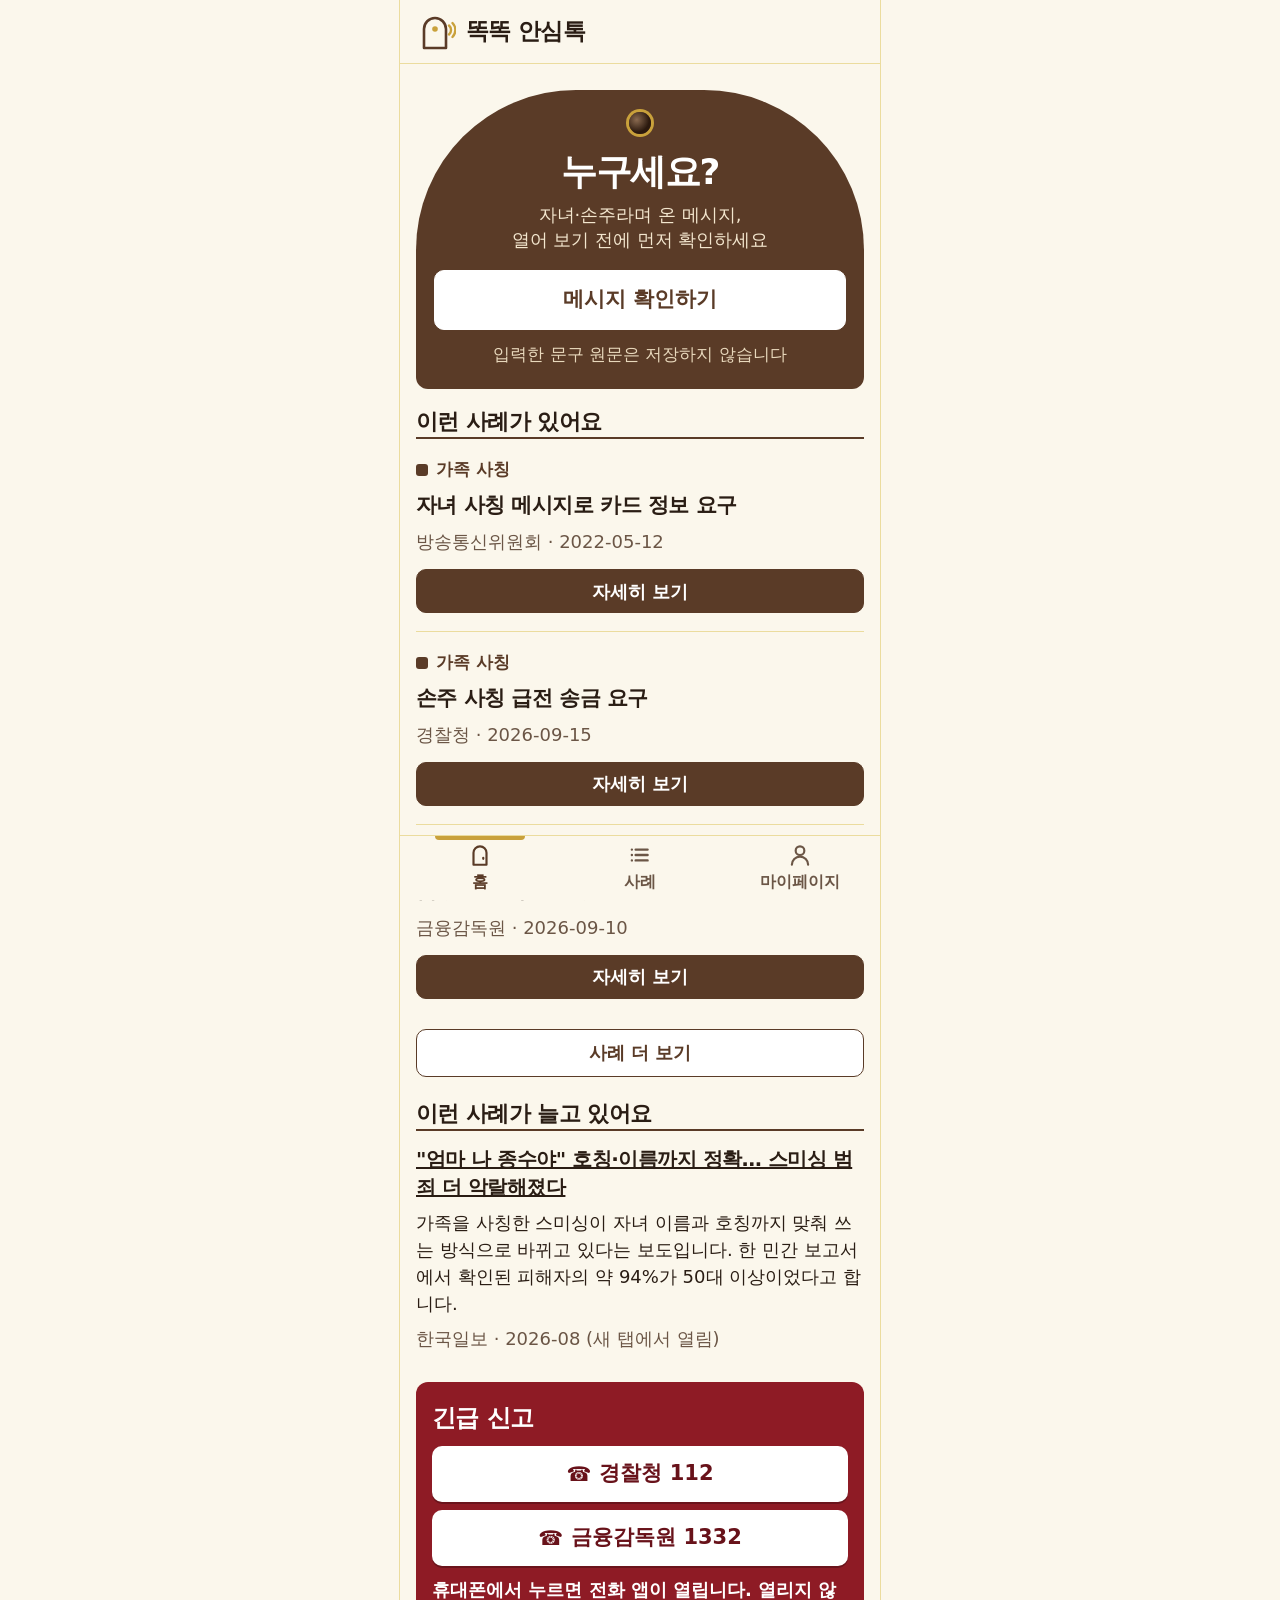
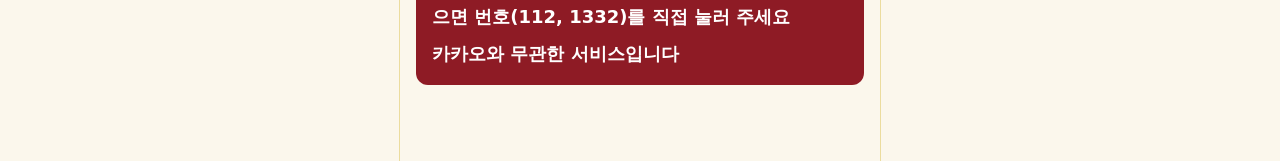
<file: pages/index0.4.html>
<!doctype html>
<html lang="ko">
<head>
<meta charset="utf-8">
<meta name="viewport" content="width=device-width, initial-scale=1, viewport-fit=cover">
<title>똑똑 안심톡</title>
<style>
/* 모바일 세로 375px 기준. 본문 16px 이상, 버튼 44px 이상. 색은 로우파이(흑백) */
:root{--ink:#111;--line:#111;--soft:#eee;--mid:#ccc;--tab-h:56px;--bar-h:76px;--hdr-h:56px}
*,*::before,*::after{box-sizing:border-box}
html{-webkit-text-size-adjust:100%}
body{margin:0;background:#fff;color:var(--ink);font:18px/1.5 system-ui,-apple-system,"Apple SD Gothic Neo","Noto Sans KR",sans-serif;overflow-wrap:anywhere}
[hidden]{display:none !important}
h1,h2,h3,p,ul{margin:0}
ul{padding:0;list-style:none}
button,input,select,textarea{font:inherit;color:inherit}
.visually-hidden{position:absolute;width:1px;height:1px;overflow:hidden;clip:rect(0 0 0 0);white-space:nowrap}

#app{max-width:480px;min-height:100vh;min-height:100dvh;margin:0 auto;position:relative;border-inline:1px solid var(--mid)}
.screen{min-height:100vh;min-height:100dvh}
.screen-body{padding:16px 16px calc(var(--tab-h) + 12px);display:flex;flex-direction:column;gap:14px}
.screen-body.has-bottom-bar{padding-bottom:calc(var(--bar-h) + 12px)}

/* 헤더 */
.app-header{display:flex;align-items:center;gap:10px;min-height:var(--hdr-h);padding:6px 16px;border-bottom:2px solid var(--line);background:#fff}
.app-title{font-size:22px;line-height:1.3;font-weight:700;min-width:0}
.logo{flex:none;width:40px;height:40px}
.btn-icon{flex:none;width:44px;height:44px;border:1.5px solid var(--line);background:var(--soft);font-size:20px;font-weight:700;cursor:pointer}

/* 글 요소 */
.section-title{font-size:20px;font-weight:700;line-height:1.35}
.detail-heading{font-size:24px;line-height:1.35}
.label{font-size:18px;font-weight:700}
.help,.privacy-note,.notice-small,.state-desc,.case-meta{font-size:18px;color:#222}
.notice{border:1.5px dashed var(--line);padding:10px 12px;font-weight:700}
.field-error{font-weight:700}
.result-type{font-size:24px;font-weight:700;line-height:1.35}
.result-text{border:1.5px solid var(--line);padding:12px;line-height:1.7}
mark{background:#cfcfcf;text-decoration:underline;font-weight:700;color:inherit}
.check-list,.plain-list{display:flex;flex-direction:column;gap:8px}
.check-list li{border:1.5px solid var(--line);padding:10px 12px}
.plain-list li{padding-left:1.1em;position:relative}
.plain-list li::before{content:"•";position:absolute;left:0}

#case-detail{display:flex;flex-direction:column;gap:10px}
#case-detail .section-title{margin-top:8px}
.btn{color:var(--ink)}
.btn-primary{color:#fff}
/* 입력·버튼 */
.input-area{width:100%;min-height:190px;border:1.5px solid var(--line);padding:12px;resize:vertical;border-radius:0}
.input-line,.select{width:100%;min-height:48px;border:1.5px solid var(--line);padding:0 12px;border-radius:0;background:#fff}
.btn{display:flex;align-items:center;justify-content:center;min-height:48px;padding:6px 14px;border:1.5px solid var(--line);background:var(--soft);font-weight:700;text-align:center;text-decoration:none;cursor:pointer;border-radius:0}
.btn-lg{min-height:60px;font-size:20px}
.btn-wide{width:100%}
.btn:disabled{background:var(--mid);color:#222;border-style:dashed;cursor:not-allowed}
.btn-text{min-height:44px;padding:0 8px;border:0;background:none;font-weight:700;text-decoration:underline;cursor:pointer;margin-left:auto}
.btn-row,.hotline-links{display:flex;gap:8px;flex-wrap:wrap}
.btn-row>.btn,.hotline-links>.btn{flex:1 1 140px}
button:focus-visible,a:focus-visible,input:focus-visible,select:focus-visible,textarea:focus-visible{outline:3px solid var(--ink);outline-offset:2px}

/* 긴급 신고 */
.hotline{margin-top:6px;border:1.5px solid var(--line);background:var(--soft);padding:12px;display:flex;flex-direction:column;gap:10px}
.hotline-title{font-size:20px}

/* 상태 박스 */
.state-box{border:1.5px dashed var(--line);background:var(--soft);padding:14px;display:flex;flex-direction:column;gap:10px;align-items:flex-start}
.state-title{font-weight:700;font-size:20px}
.skeleton{width:100%;height:84px;background:var(--mid)}
.toast{position:fixed;left:50%;transform:translateX(-50%);bottom:calc(var(--bar-h) + 12px);width:min(448px,calc(100% - 32px));background:var(--ink);color:#fff;padding:12px 14px;font-weight:700;z-index:30}

/* 사례 목록 */
.filters{display:flex;flex-direction:column;gap:10px}
.chips,.more-filters{display:flex;gap:6px;flex-wrap:wrap}
.chip{min-height:44px;padding:0 10px;white-space:nowrap;font-size:17px;border:1.5px solid var(--line);background:#fff;font-weight:700;cursor:pointer;border-radius:22px}
.chip[aria-pressed="true"]{background:var(--ink);color:#fff}
.chip-more{border-style:dashed}
.sort-row{display:flex;align-items:center;gap:10px}
.sort-row label{flex:none;font-weight:700;margin-left:auto}
.result-count{font-size:20px;flex:none}
.sort-row .select{flex:0 1 190px;min-width:0}
.card-list{display:flex;flex-direction:column;gap:12px}
.case-card{border:1.5px solid var(--line);padding:12px;display:flex;flex-direction:column;gap:6px}
.case-type{align-self:flex-start;border:1.5px solid var(--line);padding:0 8px;font-weight:700;font-size:17px}
.case-title{font-size:20px;line-height:1.4}
.case-actions{display:flex;gap:8px;margin-top:6px}
.case-actions .btn{flex:1 1 0;min-height:44px}
.btn-save-card[aria-pressed="true"],.btn-save-case[aria-pressed="true"]{background:var(--ink);color:#fff}
#btn-save-case[aria-pressed="true"]{background:#fff;color:var(--ink)}

/* 마이페이지 */

/* 하단 고정: 저장 바(2단계) / 탭바(1단계) */
.bottom-bar{position:fixed;left:50%;transform:translateX(-50%);bottom:0;width:min(480px,100%);padding:8px 16px;background:#fff;border-top:2px solid var(--line);z-index:20;min-height:var(--bar-h)}
.bottom-bar .btn{width:100%}
.tabbar{position:fixed;left:50%;transform:translateX(-50%);bottom:0;width:min(480px,100%);display:flex;padding-bottom:env(safe-area-inset-bottom);background:#fff;border-top:2px solid var(--line);z-index:20}
.tab{flex:1 1 0;min-height:var(--tab-h);display:flex;align-items:center;justify-content:center;font-size:18px;font-weight:700;color:var(--ink);text-decoration:none;border-right:1px solid var(--line)}
.tab:last-child{border-right:0}
.tab[aria-current="page"]{background:var(--ink);color:#fff}
/* 2단계 화면이 보이면 탭바를 숨김 (JS 없이도 동작) */
#app:has(#screen-result:not([hidden])) #tabbar,
#app:has(#screen-check:not([hidden])) #tabbar,
#app:has(#screen-detail:not([hidden])) #tabbar{display:none}

@media (max-width:359px){
  .app-title{font-size:19px}
  .btn-lg{font-size:18px}
  .tab{font-size:17px}
}

.btn-primary,.btn-primary:disabled{--x:0}
.btn.btn-primary{background:var(--ink);color:#fff}
.btn.btn-primary:disabled{background:var(--mid);color:#222}

#result-found{display:flex;flex-direction:column;gap:12px}

/* 이미 보냈다면 (접이식) */
.fold{border:2px solid var(--line);background:#fff}
.fold-summary{display:flex;align-items:center;min-height:56px;padding:8px 14px;font-weight:700;font-size:20px;cursor:pointer;list-style:none}
.fold-summary::-webkit-details-marker{display:none}
.fold-summary::after{content:"＋";margin-left:auto;padding-left:10px}
.fold[open]>.fold-summary::after{content:"－"}
.fold[open]>.fold-summary{border-bottom:1.5px solid var(--line);background:var(--soft)}
.fold-body{display:flex;flex-direction:column;gap:10px;padding:14px}
.fold-inner{border-width:1.5px;border-style:dashed}
.fold-inner .fold-summary{font-size:18px;min-height:48px}
.steps{display:flex;flex-direction:column;gap:10px;padding-left:1.4em}
.steps li{padding-left:.2em}
.steps a{font-weight:700;color:var(--ink)}
#already-sent{border-color:var(--ink)}

/* 홈: 예시 기사 */
.news{display:flex;flex-direction:column;gap:8px;margin-top:6px}
.news-card{border:1.5px solid var(--line);padding:12px;display:flex;flex-direction:column;gap:8px}
.news-headline{font-size:20px;line-height:1.4}
.news-headline a{color:var(--ink)}
.news-summary{font-size:18px}

/* 유형 필터 라벨·마이페이지 건수 */
.filter-label{font-weight:700;font-size:18px}
.saved-count{font-size:18px}

/* ===== 디자인: 현관문 콘셉트 ('누구세요?' 하고 확인한 뒤 문을 연다) =====
   색: 나무문 #5A3B27 · 바탕 #FBF7EC · 연노랑 선 #EBDC9E · 황동 #C9A13B · 긴급(진한 빨강) #8E1B25 · 안심 #2F7A57
   글: 시스템 한글 서체, 제목 800 굵기. 장식은 현관문 하나에만 쓰고 나머지는 선과 여백으로 정리 */
:root{
  --steel:#5A3B27;--steel-2:#6F4A33;--frame:#FBF7EC;--brass:#C9A13B;--brass-soft:#F6EBC6;
  --alert:#8E1B25;--alert-dark:#68121A;--alert-soft:#F7E5E6;--safe:#2F7A57;
  --ink:#2A1D14;--sub:#6B5646;--rule:#EBDC9E;--paper:#fff;
}
body{background:var(--frame);color:var(--ink);font-family:"Pretendard","Noto Sans KR","Apple SD Gothic Neo","Malgun Gothic",system-ui,sans-serif;font-weight:500}
#app{background:var(--frame);border-inline:0;box-shadow:0 0 0 1px var(--rule)}
.screen-body{gap:18px;padding-top:20px}
h1,h2,h3{letter-spacing:-.025em}

/* 헤더: 문틀색 바탕, 로고만 포인트 */
.app-header{background:var(--frame);color:var(--ink);border-bottom:1px solid var(--rule);min-height:64px}
.logo{width:40px;height:40px}
.app-title{font-size:23px;font-weight:800;letter-spacing:-.03em}
.btn-icon{background:transparent;border:1.5px solid var(--steel);color:var(--steel);border-radius:10px}

/* 현관문: 홈 상단 입력 영역 */
.door{position:relative;background:var(--steel);color:#fff;border-radius:170px 170px 12px 12px;padding:70px 18px 20px;display:flex;flex-direction:column;gap:12px;margin-top:6px}
.peephole{position:absolute;top:24px;left:50%;width:22px;height:22px;margin-left:-11px;border-radius:50%;background:radial-gradient(circle at 35% 35%,#8a6a50 0,#2b190e 62%);box-shadow:0 0 0 3px var(--brass)}
.door-title{font-size:40px;line-height:1.1;font-weight:800;text-align:center;letter-spacing:-.04em}
.door-sub{text-align:center;color:#F3E6CE;font-size:18px;margin-bottom:6px}
.door .input-area{min-height:150px;background:var(--frame);color:var(--ink);border:0;border-radius:10px;box-shadow:none}
.door .input-area::placeholder{color:#8a7561}
.door .btn{background:transparent;color:#fff;border:1.5px solid #D9BE62;border-radius:10px}
.door .btn.btn-primary{background:#fff;color:var(--steel);border-color:#fff;box-shadow:none;font-size:21px;font-weight:800}
.door .btn.btn-primary:disabled{background:rgba(255,255,255,.22);color:#e8dcc4;border:1.5px solid transparent}
.door .help,.door .privacy-note{color:#E8D8BC;font-size:17px}
.door .privacy-note{text-align:center}
.door .field-error{color:#FFE3EA;background:rgba(142,27,37,.6);padding:8px 10px;border-radius:8px}

/* 글·공통 요소 */
.section-title{font-size:22px;font-weight:800;color:var(--ink)}
.help,.notice-small,.state-desc,.case-meta,.privacy-note{color:var(--sub)}
.notice{background:var(--brass-soft);border:0;border-left:5px solid var(--brass);border-radius:6px;color:var(--ink)}
.result-text,.check-list li{background:var(--paper);border:1px solid var(--rule);border-radius:8px}
.check-list li{position:relative;padding-left:42px}
.check-list li::before{content:"";position:absolute;left:14px;top:50%;width:16px;height:16px;margin-top:-8px;border:2px solid var(--safe);border-radius:4px}
mark{background:#FFE29A;text-decoration:none;border-radius:3px;padding:0 3px}
.btn{background:var(--paper);color:var(--steel);border:1.5px solid var(--steel);border-radius:10px}
.btn.btn-primary{background:var(--steel);color:#fff;border-color:var(--steel);box-shadow:none}
.btn.btn-primary:active{background:var(--steel-2)}
.btn:disabled,.btn.btn-primary:disabled{background:#EFE6D0;color:#7a6755;border:1.5px solid #EFE6D0}
.input-line,.select,.input-area{border-radius:10px;border:1.5px solid #D9BE62;background:var(--paper)}
.btn-text{color:var(--steel)}
button:focus-visible,a:focus-visible,input:focus-visible,select:focus-visible,textarea:focus-visible{outline:3px solid var(--brass);outline-offset:2px}

/* 뉴스: 신문 스크랩처럼 선만 사용 */
.news{gap:0;margin-top:4px}
.news-card{background:transparent;border:0;border-top:2px solid var(--steel);border-radius:0;padding:14px 0 4px}
.news-headline{font-weight:800}
.news-headline a{color:var(--ink)}

/* 긴급 신고: 빨간 띠 */
.hotline{background:var(--alert);color:#fff;border:0;border-radius:12px;padding:16px;margin-top:8px}
.hotline-title{color:#fff;font-size:22px;font-weight:800}
.hotline .btn,.hotline-links>.btn{background:#fff;color:var(--alert-dark);border:0;font-size:19px;font-weight:800}
.hotline .btn::before,.hotline-links>.btn::before{content:"☎";margin-right:8px;font-size:20px}
.hotline .notice-small{color:#FCE6E8}
#result-found .hotline-links>.btn{background:var(--alert);color:#fff}
#btn-similar{background:var(--paper);color:var(--steel)}

/* 상태 박스·접이식 */
.state-box{background:var(--paper);border:1.5px dashed #D9BE62;border-radius:10px}
.skeleton{background:#EFE6D0;border-radius:6px}
.fold{background:var(--paper);border:2px solid var(--alert);border-radius:10px;overflow:hidden}
.fold-summary{color:var(--alert-dark);font-weight:800}
.fold[open]>.fold-summary{background:var(--alert-soft);border-bottom-color:#E8BBBE}
.fold-inner{border:1.5px dashed #D9BE62;border-radius:8px}
.fold-inner .fold-summary{color:var(--steel)}
.steps a{color:var(--steel)}

/* 사례 목록: 카드 대신 구분선 행 */
.chip{background:var(--paper);color:var(--steel);border:1.5px solid #D9BE62;border-radius:24px;font-weight:700}
.chip[aria-pressed="true"]{background:var(--steel);color:#fff;border-color:var(--steel)}
.chip-more{border-style:dashed}
.card-list{gap:0}
.case-card{background:transparent;border:0;border-top:1px solid var(--rule);border-radius:0;padding:18px 0;box-shadow:none;gap:8px}
.card-list>.case-card:first-child{border-top:2px solid var(--steel)}
.case-type{border:0;padding:0;background:none;font-size:17px;font-weight:800;color:var(--steel);display:flex;align-items:center;gap:8px}
.case-type::before{content:"";width:12px;height:12px;border-radius:3px;background:var(--steel)}
.case-card[data-type="agency"] .case-type::before{background:var(--brass)}
.case-card[data-type="loan"] .case-type::before{background:var(--safe)}
.case-card[data-type="shipping"] .case-type::before{background:#8a4a2a}
.case-title{font-size:21px;font-weight:800;line-height:1.4}
.case-actions .btn.btn-open{background:var(--steel);color:#fff;border-color:var(--steel)}
.btn-save-card[aria-pressed="true"],.btn-save-case[aria-pressed="true"]{background:var(--brass-soft);color:var(--steel);border-color:var(--brass)}
#btn-save-case[aria-pressed="true"]{background:var(--brass-soft);color:var(--steel)}
.toast{background:var(--steel);border-radius:10px}

/* 사례 상세 */
#case-detail .section-title{border-left:5px solid var(--brass);padding-left:10px;font-size:20px}
.detail-heading{font-weight:800}

/* 하단 고정 영역 */
.bottom-bar{background:var(--frame);border-top:1px solid var(--rule);box-shadow:none}
.tabbar{background:var(--frame);border-top:1px solid var(--rule);box-shadow:none}
.tab{flex-direction:column;gap:2px;min-height:64px;border-right:0;color:var(--sub);font-size:16px;font-weight:700}
.tab-ico{width:26px;height:26px}
.tab[aria-current="page"]{background:transparent;color:var(--steel)}
.tab[aria-current="page"]::after{content:"";position:absolute;top:0;left:22%;right:22%;height:4px;background:var(--brass);border-radius:0 0 4px 4px}
.tab{position:relative}
.tab[aria-current="page"] .tab-ico{color:var(--steel)}
:root{--tab-h:64px}
/* 홈 첫 화면에 '유형 확인하기'까지 보이도록 현관문 높이 조정 */
.door{padding-top:62px;gap:10px;border-radius:160px 160px 12px 12px}
.peephole{top:22px}
.door-title{font-size:36px}
.door-sub{font-size:18px;line-height:1.4;margin-bottom:2px}
.door .input-area{min-height:112px}
.door .help{margin-top:-2px;line-height:1.45}

/* 긴급 신고: 빨간 바탕 위 글자를 흰색·굵게, 안내 문구는 크기와 굵기 보강 */
.hotline{padding:18px 16px}
.hotline-title{color:#fff;font-size:24px;font-weight:800}
.hotline .btn,.hotline-links>.btn{font-size:21px;font-weight:800;min-height:56px;box-shadow:0 2px 0 rgba(0,0,0,.25)}
.hotline .notice-small{color:#fff;font-size:18px;font-weight:600;line-height:1.5}
.hotline .hotline-links{flex-direction:column}
.hotline .hotline-links>.btn{flex:none;width:100%;word-break:keep-all}

/* 홈 히어로: 입력칸 없이 소개 + 버튼 */
.hero{padding-bottom:22px}
.hero .btn-primary{text-decoration:none;margin-top:6px}
.hero .privacy-note{margin-top:2px}
#home-cases .btn-wide{margin-top:12px}

</style>
</head>
<body>
<!-- 규칙: id = JS가 한 번만 찾는 요소 / class = 반복 요소 / data-field = JSON 필드명(camelCase) 그대로 -->
<div id="app">

  <!-- ===== 1. 홈 (1단계 탭 화면) ===== -->
  <section id="screen-home" class="screen" data-screen="home" aria-labelledby="service-name">
    <header class="app-header">
      <img id="logo" class="logo" alt="" width="40" height="40" src="data:image/svg+xml,%3Csvg xmlns='http://www.w3.org/2000/svg' width='40' height='40' viewBox='0 0 40 40' fill='none'%3E%3Cpath d='M8 36V17a11 11 0 0 1 22 0v19z' stroke='%235A3B27' stroke-width='2.6' stroke-linejoin='round'/%3E%3Ccircle cx='19' cy='17' r='2.8' fill='%23C9A13B'/%3E%3Cpath d='M33 13.5a6 6 0 0 1 0 9M36.5 11a10 10 0 0 1 0 14' stroke='%23C9A13B' stroke-width='2.4' stroke-linecap='round'/%3E%3C/svg%3E">
      <h1 id="service-name" class="app-title">똑똑 안심톡</h1>
    </header>

    <main class="screen-body">
      <!-- 상태 영역: 오류 (기본 숨김) -->
      <div id="state-home-error" class="state-box" role="alert" hidden>
        <p class="state-title">사례 데이터를 불러오지 못했습니다</p>
        <p class="state-desc">문구 확인은 계속 사용할 수 있습니다</p>
        <button id="btn-home-retry" type="button" class="btn">다시 시도</button>
      </div>

      <!-- 히어로: 서비스 소개 + 핵심 행동 버튼 (입력칸은 '메시지 확인' 화면으로 분리) -->
      <div class="door hero">
        <span class="peephole" aria-hidden="true"></span>
        <h2 class="door-title">누구세요?</h2>
        <p class="door-sub">자녀·손주라며 온 메시지,<br>열어 보기 전에 먼저 확인하세요</p>
        <a id="btn-start" class="btn btn-primary btn-lg" href="#check">메시지 확인하기</a>
        <p class="privacy-note">입력한 문구 원문은 저장하지 않습니다</p>
      </div>

      <!-- 홈 사례: 사례 목록과 같은 카드 구조 재사용. 다음 주에 cases.json 최신 3건으로 대체 -->
      <section id="home-cases" aria-labelledby="home-cases-title">
        <h2 id="home-cases-title" class="section-title">이런 사례가 있어요</h2>
        <ul id="home-case-list" class="card-list">
          <li class="case-card" data-id="1" data-type="family" data-source-url="https://www.kmcc.go.kr/user.do?boardId=1113&boardSeq=53103&dc=K00000200&mode=view&page=A05030000">
            <p class="case-type" data-field="type">가족 사칭</p>
            <h3 class="case-title" data-field="title">자녀 사칭 메시지로 카드 정보 요구</h3>
            <p class="case-meta"><span class="case-source" data-field="source">방송통신위원회</span> · <time class="case-date" data-field="collectedAt" datetime="2022-05-12">2022-05-12</time></p>
            <div class="case-actions">
              <button type="button" class="btn btn-open" data-id="1">자세히 보기</button>
            </div>
          </li>
          <li class="case-card" data-id="2" data-type="family">
            <p class="case-type" data-field="type">가족 사칭</p>
            <h3 class="case-title" data-field="title">손주 사칭 급전 송금 요구</h3>
            <p class="case-meta"><span class="case-source" data-field="source">경찰청</span> · <time class="case-date" data-field="collectedAt" datetime="2026-09-15">2026-09-15</time></p>
            <div class="case-actions">
              <button type="button" class="btn btn-open" data-id="2">자세히 보기</button>
            </div>
          </li>
          <li class="case-card" data-id="4" data-type="agency">
            <p class="case-type" data-field="type">기관 사칭</p>
            <h3 class="case-title" data-field="title">금융기관 직원 사칭 계좌 이체 유도</h3>
            <p class="case-meta"><span class="case-source" data-field="source">금융감독원</span> · <time class="case-date" data-field="collectedAt" datetime="2026-09-10">2026-09-10</time></p>
            <div class="case-actions">
              <button type="button" class="btn btn-open" data-id="4">자세히 보기</button>
            </div>
          </li>
        </ul>
        <a id="btn-more-cases" class="btn btn-wide" href="#cases">사례 더 보기</a>
      </section>

      <section id="news" class="news" aria-labelledby="news-title">
        <h2 id="news-title" class="section-title">이런 사례가 늘고 있어요</h2>
        <article class="news-card">
          <h3 class="news-headline"><a id="news-link" href="https://www.hankookilbo.com/news/article/A2026073114470000889" target="_blank" rel="noopener noreferrer">"엄마 나 종수야" 호칭·이름까지 정확… 스미싱 범죄 더 악랄해졌다</a></h3>
          <p class="news-summary">가족을 사칭한 스미싱이 자녀 이름과 호칭까지 맞춰 쓰는 방식으로 바뀌고 있다는 보도입니다. 한 민간 보고서에서 확인된 피해자의 약 94%가 50대 이상이었다고 합니다.</p>
          <p class="case-meta"><span class="news-source">한국일보</span> · <time class="news-date" datetime="2026-08">2026-08</time> (새 탭에서 열림)</p>
        </article>
      </section>

      <section id="hotline" class="hotline" aria-label="긴급 신고처">
        <h2 class="hotline-title">긴급 신고</h2>
        <div class="hotline-links">
          <a class="btn" href="tel:112">경찰청 112</a>
          <a class="btn" href="tel:1332">금융감독원 1332</a>
        </div>
        <p class="notice-small">휴대폰에서 누르면 전화 앱이 열립니다. 열리지 않으면 번호(112, 1332)를 직접 눌러 주세요</p>
        <p class="notice-small">카카오와 무관한 서비스입니다</p>
      </section>
    </main>
  </section>

  <!-- ===== 1-2. 메시지 확인 (2단계 화면): 홈 히어로의 '메시지 확인하기'로 들어옴 ===== -->
  <section id="screen-check" class="screen" data-screen="check" aria-labelledby="check-title" hidden>
    <header class="app-header">
      <button id="btn-check-back" type="button" class="btn-icon" aria-label="뒤로">←</button>
      <h1 id="check-title" class="app-title">메시지 확인</h1>
    </header>

    <main class="screen-body">
      <h2 class="section-title">받은 메시지를 붙여넣으세요</h2>
      <label for="input-text" class="visually-hidden">의심되는 메시지 입력</label>
      <textarea id="input-text" class="input-area" rows="7" placeholder="여기에 의심되는 메시지를 붙여넣기" aria-describedby="paste-help"></textarea>
      <button id="btn-paste" type="button" class="btn">붙여넣기</button>
      <p id="paste-help" class="help">'붙여넣기' 버튼을 누르거나, 입력 칸을 길게 눌러 '붙여넣기'를 선택하세요</p>
      <p id="paste-fail" class="field-error" role="alert" hidden>자동 붙여넣기가 막혔습니다. 입력 칸을 길게 눌러 '붙여넣기'를 선택하세요</p>
      <button id="btn-check" type="button" class="btn btn-primary btn-lg" disabled>유형 확인하기</button>
      <p id="input-error" class="field-error" role="alert" hidden>문구를 먼저 입력해 주세요</p>
      <p class="privacy-note">입력한 문구 원문은 저장하지 않습니다</p>
    </main>
  </section>

  <!-- ===== 2. 확인 결과 (2단계 화면) ===== -->
  <section id="screen-result" class="screen" data-screen="result" aria-labelledby="result-title" hidden>
    <header class="app-header">
      <button id="btn-back" type="button" class="btn-icon" aria-label="뒤로">←</button>
      <h1 id="result-title" class="app-title">확인 결과</h1>
    </header>

    <main class="screen-body">
      <details id="already-sent" class="fold">
        <summary class="fold-summary">이미 돈을 보내거나 정보를 알려줬어요</summary>
        <div class="fold-body">
          <h2 class="section-title">지금 바로 해야 할 일</h2>
          <ol class="steps">
            <li><strong>112에 전화하세요.</strong> <a href="tel:1394">1394</a>, <a href="tel:1332">1332</a>도 가능합니다.</li>
            <li><strong>송금한 은행에 전화해서 지급정지를 요청하세요.</strong></li>
            <li><strong>3영업일 안에 은행에 피해구제신청서를 내세요.</strong> 경찰에서 받은 서류와 신분증이 필요합니다.</li>
          </ol>
          <p>받은 메시지 화면, 송금 내역, 상대 계좌번호는 지우지 말고 그대로 두세요.</p>
          <details id="more-help" class="fold fold-inner">
            <summary class="fold-summary">더 알아보기</summary>
            <ul class="plain-list fold-body">
              <li>악성 앱이나 링크 피해: 한국인터넷진흥원 118</li>
              <li>내 이름으로 만든 계좌를 한 번에 막기: 내계좌 일괄지급정지</li>
              <li>내 이름으로 만든 휴대폰 확인·차단: 명의도용방지서비스(M-Safer)</li>
            </ul>
          </details>
        </div>
      </details>

      <div id="result-found">
        <p class="label">비슷한 유형</p>
        <p id="result-type" class="result-type" data-type-id="">가족 사칭 + 금융정보 요구</p>
        <p id="result-notice" class="notice">확정 판단이 아닙니다. 참고용 안내입니다.</p>

        <h2 class="section-title">입력한 문구</h2>
        <p id="result-text" class="result-text">엄마 폰 고장 나서 <mark>급하게</mark> <mark>카드 정보</mark> 좀 보내줘</p>

        <h2 class="section-title">지금 해야 할 일</h2>
        <ul id="result-actions" class="check-list">
          <li>메시지 속 링크·번호는 누르지 마세요</li>
          <li>가족에게 직접 전화로 확인하세요</li>
          <li>카드·신분증 정보는 보내지 마세요</li>
        </ul>

        <div class="hotline-links">
          <a id="call-112" class="btn" href="tel:112">경찰청 112</a>
          <a id="call-1332" class="btn" href="tel:1332">금융감독원 1332</a>
        </div>

        <a id="btn-similar" class="btn btn-wide" href="#cases"><span>비슷한 사례 <span id="similar-count">7</span>건 보기</span></a>
      </div>

      <!-- 상태 영역: 유형 없음 (기본 숨김) -->
      <div id="result-none" class="state-box" hidden>
        <p class="state-title">비슷한 유형을 찾지 못했습니다</p>
        <p class="state-desc">안전하다는 뜻은 아닙니다. 링크를 누르거나 돈·정보를 보내기 전에, 가족에게 직접 전화해서 확인하세요.</p>
        <div class="hotline-links">
          <a class="btn" href="tel:112">경찰청 112</a>
          <a class="btn" href="tel:1332">금융감독원 1332</a>
        </div>
      </div>
    </main>

  </section>

  <!-- ===== 3. 사례 목록 (1단계 탭 화면) ===== -->
  <section id="screen-cases" class="screen" data-screen="cases" aria-labelledby="cases-title" hidden>
    <header class="app-header">
      <h1 id="cases-title" class="app-title">비슷한 사례</h1>
    </header>

    <main class="screen-body">
      <div class="filters">
        <label for="query" class="visually-hidden">제목·요약 검색</label>
        <input id="query" class="input-line" type="search" placeholder="제목·요약 검색">

        <p id="type-filter-label" class="filter-label">유형</p>
        <div id="type-filters" class="chips" role="group" aria-labelledby="type-filter-label">
          <button type="button" class="chip" data-type="" aria-pressed="false">전체</button>
          <button type="button" class="chip" data-type="family" aria-pressed="true">가족 사칭</button>
          <button type="button" class="chip" data-type="agency" aria-pressed="false">기관 사칭</button>
          <button id="btn-more" type="button" class="chip chip-more" aria-expanded="false" aria-controls="more-filters">더보기</button>
        </div>
        <div id="more-filters" class="more-filters" hidden>
          <button type="button" class="chip" data-type="loan" aria-pressed="false">대출 사칭</button>
          <button type="button" class="chip" data-type="shipping" aria-pressed="false">택배 사칭</button>
        </div>

        <div class="sort-row">
          <p class="result-count" aria-live="polite"><strong><span id="result-count">3</span>건</strong></p>
          <label for="sort">정렬</label>
          <select id="sort" class="select">
            <option value="latest">최신순</option>
            <option value="type">유형순</option>
          </select>
        </div>
      </div>

      <!-- 상태 영역 (기본 숨김, 한 번에 하나만 표시) -->
      <div id="state-loading" class="state-box" role="status" hidden>
        <p class="state-title">사례를 불러오는 중입니다</p>
        <div class="skeleton"></div><div class="skeleton"></div>
      </div>
      <div id="state-empty" class="state-box" hidden>
        <p class="state-title">조건에 맞는 사례가 없습니다</p>
        <p class="state-desc">검색어나 유형을 바꿔 보세요</p>
        <div class="btn-row">
          <button id="btn-reset" type="button" class="btn">조건 초기화</button>
          <button id="btn-all" type="button" class="btn">전체 사례 보기</button>
        </div>
      </div>
      <div id="state-cases-error" class="state-box" role="alert" hidden>
        <p class="state-title">사례 데이터를 불러오지 못했습니다</p>
        <button id="btn-retry" type="button" class="btn">다시 시도</button>
      </div>

      <!-- 카드 목록: 손으로 작성한 3건. JS는 template#case-card-tpl 로 같은 구조를 복제 -->
      <ul id="case-list" class="card-list">
        <li class="case-card" data-id="1" data-type="family" data-source-url="https://www.kmcc.go.kr/user.do?boardId=1113&boardSeq=53103&dc=K00000200&mode=view&page=A05030000">
          <p class="case-type" data-field="type">가족 사칭</p>
          <h3 class="case-title" data-field="title">자녀 사칭 메시지로 카드 정보 요구</h3>
          <p class="case-meta"><span class="case-source" data-field="source">방송통신위원회</span> · <time class="case-date" data-field="collectedAt" datetime="2022-05-12">2022-05-12</time></p>
          <div class="case-actions">
            <button type="button" class="btn btn-open" data-id="1">자세히 보기</button>
            <button type="button" class="btn btn-save-card" data-id="1" aria-pressed="false">저장</button>
          </div>
        </li>
        <li class="case-card" data-id="2" data-type="family">
          <p class="case-type" data-field="type">가족 사칭</p>
          <h3 class="case-title" data-field="title">손주 사칭 급전 송금 요구</h3>
          <p class="case-meta"><span class="case-source" data-field="source">경찰청</span> · <time class="case-date" data-field="collectedAt" datetime="2026-09-15">2026-09-15</time></p>
          <div class="case-actions">
            <button type="button" class="btn btn-open" data-id="2">자세히 보기</button>
            <button type="button" class="btn btn-save-card" data-id="2" aria-pressed="true">저장됨</button>
          </div>
        </li>
        <li class="case-card" data-id="3" data-type="family">
          <p class="case-type" data-field="type">가족 사칭</p>
          <h3 class="case-title" data-field="title">휴대폰 고장을 핑계로 상품권 구매 요구</h3>
          <p class="case-meta"><span class="case-source" data-field="source">한국소비자원</span> · <time class="case-date" data-field="collectedAt" datetime="2026-08-30">2026-08-30</time></p>
          <div class="case-actions">
            <button type="button" class="btn btn-open" data-id="3">자세히 보기</button>
            <button type="button" class="btn btn-save-card" data-id="3" aria-pressed="false">저장</button>
          </div>
        </li>
        <li class="case-card" data-id="4" data-type="agency">
          <p class="case-type" data-field="type">기관 사칭</p>
          <h3 class="case-title" data-field="title">금융기관 직원 사칭 계좌 이체 유도</h3>
          <p class="case-meta"><span class="case-source" data-field="source">금융감독원</span> · <time class="case-date" data-field="collectedAt" datetime="2026-09-10">2026-09-10</time></p>
          <div class="case-actions">
            <button type="button" class="btn btn-open" data-id="4">자세히 보기</button>
            <button type="button" class="btn btn-save-card" data-id="4" aria-pressed="true">저장됨</button>
          </div>
        </li>
      </ul>
      <template id="case-card-tpl">
        <li class="case-card" data-id="" data-type="">
          <p class="case-type" data-field="type"></p>
          <h3 class="case-title" data-field="title"></h3>
          <p class="case-meta"><span class="case-source" data-field="source"></span> · <time class="case-date" data-field="collectedAt"></time></p>
          <div class="case-actions">
            <button type="button" class="btn btn-open" data-id="">자세히 보기</button>
            <button type="button" class="btn btn-save-card" data-id="" aria-pressed="false">저장</button>
          </div>
        </li>
      </template>
    </main>
  </section>

  <!-- ===== 4. 사례 상세 (2단계 화면, 기본 숨김) ===== -->
  <section id="screen-detail" class="screen" data-screen="detail" aria-labelledby="detail-title" hidden>
    <header class="app-header">
      <button id="btn-detail-back" type="button" class="btn-icon" aria-label="뒤로">←</button>
      <h1 id="detail-title" class="app-title">사례 상세</h1>
    </header>

    <main class="screen-body has-bottom-bar">
      <article id="case-detail" data-id="">
        <p id="case-type" class="case-type" data-field="type">가족 사칭</p>
        <h2 id="case-title" class="detail-heading" data-field="title">자녀 사칭 카드 정보 요구 사례</h2>

        <h3 class="section-title">수법 요약</h3>
        <p id="case-summary" data-field="summary">자녀를 사칭해 휴대폰 고장을 핑계로 카드 정보를 요구합니다.</p>

        <h3 class="section-title">위험 신호</h3>
        <ul id="case-risks" class="plain-list" data-field="riskSigns">
          <li>평소와 다른 말투</li>
          <li>급하게 재촉</li>
          <li>카드·신분증 정보 요구</li>
        </ul>

        <h3 class="section-title">수법 설명</h3>
        <p id="case-method" data-field="method">먼저 휴대폰 고장을 알린 뒤 원격 앱 설치나 카드 정보 전달을 유도합니다.</p>

        <h3 class="section-title">대응 행동</h3>
        <ul id="case-actions" class="plain-list" data-field="actions">
          <li>직접 전화로 확인하기</li>
          <li>112·1332 문의하기</li>
        </ul>

        <h3 class="section-title">출처</h3>
        <p class="case-meta"><span id="case-source" data-field="source">금융감독원</span> · <time id="case-date" data-field="collectedAt" datetime="2026-09-28">2026-09-28</time></p>
        <a id="source-link" class="btn btn-wide" data-field="sourceUrl" target="_blank" rel="noopener noreferrer" hidden>출처 링크 열기 (새 탭)</a>
        <p id="source-none" class="help" hidden>이 사례는 출처 링크를 준비 중입니다</p>
      </article>

      <div id="toast" class="toast" role="status" hidden>'자녀 사칭 카드 정보 요구' 사례를 저장했습니다</div>
    </main>

    <!-- 고정 영역: 저장 바 -->
    <div class="bottom-bar">
      <button id="btn-save-case" type="button" class="btn btn-primary btn-lg" aria-pressed="false">저장</button>
    </div>
  </section>

  <!-- ===== 5. 마이페이지 (1단계 탭 화면, 저장한 사례 모음) ===== -->
  <section id="screen-saved" class="screen" data-screen="saved" aria-labelledby="saved-title" hidden>
    <header class="app-header">
      <h1 id="saved-title" class="app-title">마이페이지</h1>
    </header>

    <main class="screen-body">
      <p id="saved-count" class="saved-count">저장한 사례 <strong><span id="saved-count-num">2</span>건</strong></p>

      <div class="filters">
        <p id="saved-type-filter-label" class="filter-label">유형</p>
        <div id="saved-type-filters" class="chips" role="group" aria-labelledby="saved-type-filter-label">
          <button type="button" class="chip" data-type="" aria-pressed="true">전체</button>
          <button type="button" class="chip" data-type="family" aria-pressed="false">가족 사칭</button>
          <button type="button" class="chip" data-type="agency" aria-pressed="false">기관 사칭</button>
        </div>
      </div>

      <!-- 사례 목록과 같은 카드 구조·클래스 재사용. 저장 해제는 '저장됨' 버튼으로 -->
      <ul id="saved-case-list" class="card-list">
        <li class="case-card" data-id="2" data-type="family">
          <p class="case-type" data-field="type">가족 사칭</p>
          <h3 class="case-title" data-field="title">손주 사칭 급전 송금 요구</h3>
          <p class="case-meta"><span class="case-source" data-field="source">경찰청</span> · <time class="case-date" data-field="collectedAt" datetime="2026-09-15">2026-09-15</time></p>
          <div class="case-actions">
            <button type="button" class="btn btn-open" data-id="2">자세히 보기</button>
            <button type="button" class="btn btn-save-card" data-id="2" aria-pressed="true">저장됨</button>
          </div>
        </li>
        <li class="case-card" data-id="4" data-type="agency">
          <p class="case-type" data-field="type">기관 사칭</p>
          <h3 class="case-title" data-field="title">금융기관 직원 사칭 계좌 이체 유도</h3>
          <p class="case-meta"><span class="case-source" data-field="source">금융감독원</span> · <time class="case-date" data-field="collectedAt" datetime="2026-09-10">2026-09-10</time></p>
          <div class="case-actions">
            <button type="button" class="btn btn-open" data-id="4">자세히 보기</button>
            <button type="button" class="btn btn-save-card" data-id="4" aria-pressed="true">저장됨</button>
          </div>
        </li>
      </ul>

      <!-- 상태 영역 (기본 숨김) -->
      <div id="state-saved-filter-empty" class="state-box" hidden>
        <p class="state-title">이 유형으로 저장한 사례가 없습니다</p>
        <button id="btn-saved-all" type="button" class="btn">전체 보기</button>
      </div>
      <div id="state-saved-empty" class="state-box" hidden>
        <p class="state-title">아직 저장한 사례가 없습니다</p>
        <p class="state-desc">마음에 드는 사례를 저장하면 여기에 모입니다</p>
      </div>
    </main>
  </section>

  <!-- ===== 공통 하단 탭바: 1단계 화면(홈·사례·마이페이지)에서만 표시 ===== -->
  <nav id="tabbar" class="tabbar" aria-label="주 메뉴">
    <a class="tab" data-tab="home" href="#home" aria-current="page"><svg class="tab-ico" viewBox="0 0 24 24" aria-hidden="true"><path d="M6 21V10a6 6 0 0 1 12 0v11zM15 14.5v1" fill="none" stroke="currentColor" stroke-width="2" stroke-linecap="round" stroke-linejoin="round"/></svg><span>홈</span></a>
    <a class="tab" data-tab="cases" href="#cases"><svg class="tab-ico" viewBox="0 0 24 24" aria-hidden="true"><path d="M8 7h11M8 12h11M8 17h11M4.5 7h.01M4.5 12h.01M4.5 17h.01" fill="none" stroke="currentColor" stroke-width="2.2" stroke-linecap="round"/></svg><span>사례</span></a>
    <a class="tab" data-tab="saved" href="#saved"><svg class="tab-ico" viewBox="0 0 24 24" aria-hidden="true"><circle cx="12" cy="8" r="4" fill="none" stroke="currentColor" stroke-width="2"/><path d="M4.5 21a7.5 7.5 0 0 1 15 0" fill="none" stroke="currentColor" stroke-width="2" stroke-linecap="round"/></svg><span>마이페이지</span></a>
  </nav>
</div>
<script>
'use strict';

// 화면 전환만 담당합니다. 유형 판별·JSON·저장은 이후 단계에서 추가합니다.
// 방식: 단일 HTML, 해시(#home 등)로 화면 하나만 hidden 해제 → 브라우저 뒤로가기도 동작
(function () {
  var SCREENS = ['home', 'check', 'result', 'cases', 'detail', 'saved'];
  var TAB_SCREENS = ['home', 'cases', 'saved'];       // 1단계: 탭바 표시
  var PARENT = { check: 'home', result: 'check', detail: 'cases' };     // 2단계: 뒤로가기 대상

  var tabs = document.querySelectorAll('#tabbar .tab');
  var input = document.getElementById('input-text');
  var btnCheck = document.getElementById('btn-check');
  var inputError = document.getElementById('input-error');
  var resultText = document.getElementById('result-text');
  var btnPaste = document.getElementById('btn-paste');
  var pasteFail = document.getElementById('paste-fail');
  var detailOrigin = 'cases';                           // 상세로 들어온 화면 (home, cases, saved)

  function currentName() {
    var name = location.hash.replace('#', '');
    return SCREENS.indexOf(name) === -1 ? 'home' : name;
  }

  function show(name) {
    // 입력 없이 확인 결과로 직접 들어오면 홈으로 되돌림 (원문은 저장하지 않으므로 새로고침 시 사라짐)
    if (name === 'result' && !input.value.trim()) name = 'check';

    SCREENS.forEach(function (s) {
      document.getElementById('screen-' + s).hidden = (s !== name);
    });

    // 탭 강조는 1단계 화면에서만, 2단계는 부모 탭 기준
    var tabName = TAB_SCREENS.indexOf(name) !== -1 ? name : (name === 'detail' ? detailOrigin : PARENT[name]);
    tabs.forEach(function (a) {
      if (a.dataset.tab === tabName) a.setAttribute('aria-current', 'page');
      else a.removeAttribute('aria-current');
    });

    window.scrollTo(0, 0);
  }

  function go(name) {
    if (location.hash === '#' + name) show(name);
    else location.hash = name;                          // hashchange에서 show 호출
  }

  function goBack(fromName) {
    go(fromName === 'detail' ? detailOrigin : (PARENT[fromName] || 'home'));
  }

  window.addEventListener('hashchange', function () { show(currentName()); });

  // 입력이 있어야 버튼 활성화
  input.addEventListener('input', function () {
    btnCheck.disabled = !input.value.trim();
    if (!inputError.hidden && input.value.trim()) inputError.hidden = true;
    pasteFail.hidden = true;
  });

  // 붙여넣기 버튼: 클립보드 읽기가 막히면 기존 방법(길게 눌러 붙여넣기)을 안내
  function pasteFailed() { pasteFail.hidden = false; input.focus(); }
  btnPaste.addEventListener('click', function () {
    if (!navigator.clipboard || !navigator.clipboard.readText) { pasteFailed(); return; }
    navigator.clipboard.readText().then(function (text) {
      if (!text.trim()) { pasteFailed(); return; }
      input.value = text;
      input.dispatchEvent(new Event('input'));
    }).catch(pasteFailed);
  });

  // 유형 확인하기 → 확인 결과 (원문은 변수·저장소에 보관하지 않고 화면에만 표시)
  btnCheck.addEventListener('click', function () {
    var text = input.value.trim();
    if (!text) { inputError.hidden = false; return; }
    resultText.textContent = text;                      // textContent: 붙여넣은 문구를 HTML로 해석하지 않음
    go('result');
  });

  document.getElementById('btn-back').addEventListener('click', function () { goBack('result'); });
  document.getElementById('btn-check-back').addEventListener('click', function () { goBack('check'); });
  document.getElementById('btn-detail-back').addEventListener('click', function () { goBack('detail'); });

  // 사례 카드의 '자세히 보기'·'열기' → 사례 상세 (이벤트 위임: 카드가 나중에 생성돼도 동작)
  document.addEventListener('click', function (e) {
    var open = e.target.closest('.btn-open');
    if (!open) return;
    var from = currentName();
    detailOrigin = (from === 'saved' || from === 'home') ? from : 'cases';   // 뒤로가기 때 돌아갈 화면
    document.getElementById('case-detail').dataset.id = open.dataset.id;

    // 출처 링크: 누른 카드의 data-source-url을 사용. 없으면 버튼 대신 안내 문구 (href="#"로 같은 페이지가 열리는 문제 방지)
    var card = open.closest('.case-card');
    var url = card ? (card.dataset.sourceUrl || '') : '';
    var link = document.getElementById('source-link');
    var none = document.getElementById('source-none');
    if (/^https:\/\//.test(url)) { link.href = url; link.hidden = false; none.hidden = true; }
    else { link.removeAttribute('href'); link.hidden = true; none.hidden = false; }
    var srcEl = card && card.querySelector('.case-source');
    var dateEl = card && card.querySelector('.case-date');
    if (srcEl) document.getElementById('case-source').textContent = srcEl.textContent;
    if (dateEl) document.getElementById('case-date').textContent = dateEl.textContent;
    go('detail');
  });


  // ----- 유형 필터 (사례 목록·마이페이지 공통) -----
  // 칩(data-type)을 누르면 카드(data-type)를 거르고, 건수와 '결과 없음' 영역을 갱신
  function setupTypeFilter(cfg) {
    var screen = document.getElementById(cfg.screenId);
    var chips = screen.querySelectorAll('.chip[data-type]');
    var cards = document.getElementById(cfg.listId).querySelectorAll('.case-card');
    var countEl = document.getElementById(cfg.countId);
    var emptyEl = document.getElementById(cfg.emptyId);
    var listEl = document.getElementById(cfg.listId);

    function apply(type) {
      var visible = 0;
      chips.forEach(function (c) {
        c.setAttribute('aria-pressed', c.dataset.type === type ? 'true' : 'false');
      });
      cards.forEach(function (card) {
        var show = !type || card.dataset.type === type;
        card.hidden = !show;
        if (show) visible++;
      });
      countEl.textContent = visible;
      emptyEl.hidden = visible !== 0;
      listEl.hidden = visible === 0;
    }

    chips.forEach(function (c) {
      c.addEventListener('click', function () { apply(c.dataset.type); });
    });
    (cfg.resetIds || []).forEach(function (id) {
      document.getElementById(id).addEventListener('click', function () { apply(''); });
    });

    var pressed = screen.querySelector('.chip[data-type][aria-pressed="true"]');
    apply(pressed ? pressed.dataset.type : '');       // 처음 표시: HTML에서 선택된 칩 기준
  }

  setupTypeFilter({ screenId: 'screen-cases', listId: 'case-list', countId: 'result-count',
                    emptyId: 'state-empty', resetIds: ['btn-reset', 'btn-all'] });
  setupTypeFilter({ screenId: 'screen-saved', listId: 'saved-case-list', countId: 'saved-count-num',
                    emptyId: 'state-saved-filter-empty', resetIds: ['btn-saved-all'] });

  // 조건 더보기 펼치기·접기
  var btnMore = document.getElementById('btn-more');
  var morePanel = document.getElementById('more-filters');
  btnMore.addEventListener('click', function () {
    var open = morePanel.hidden;
    morePanel.hidden = !open;
    btnMore.setAttribute('aria-expanded', open ? 'true' : 'false');
  });

  show(currentName());
})();

</script>
</body>
</html>
</file>
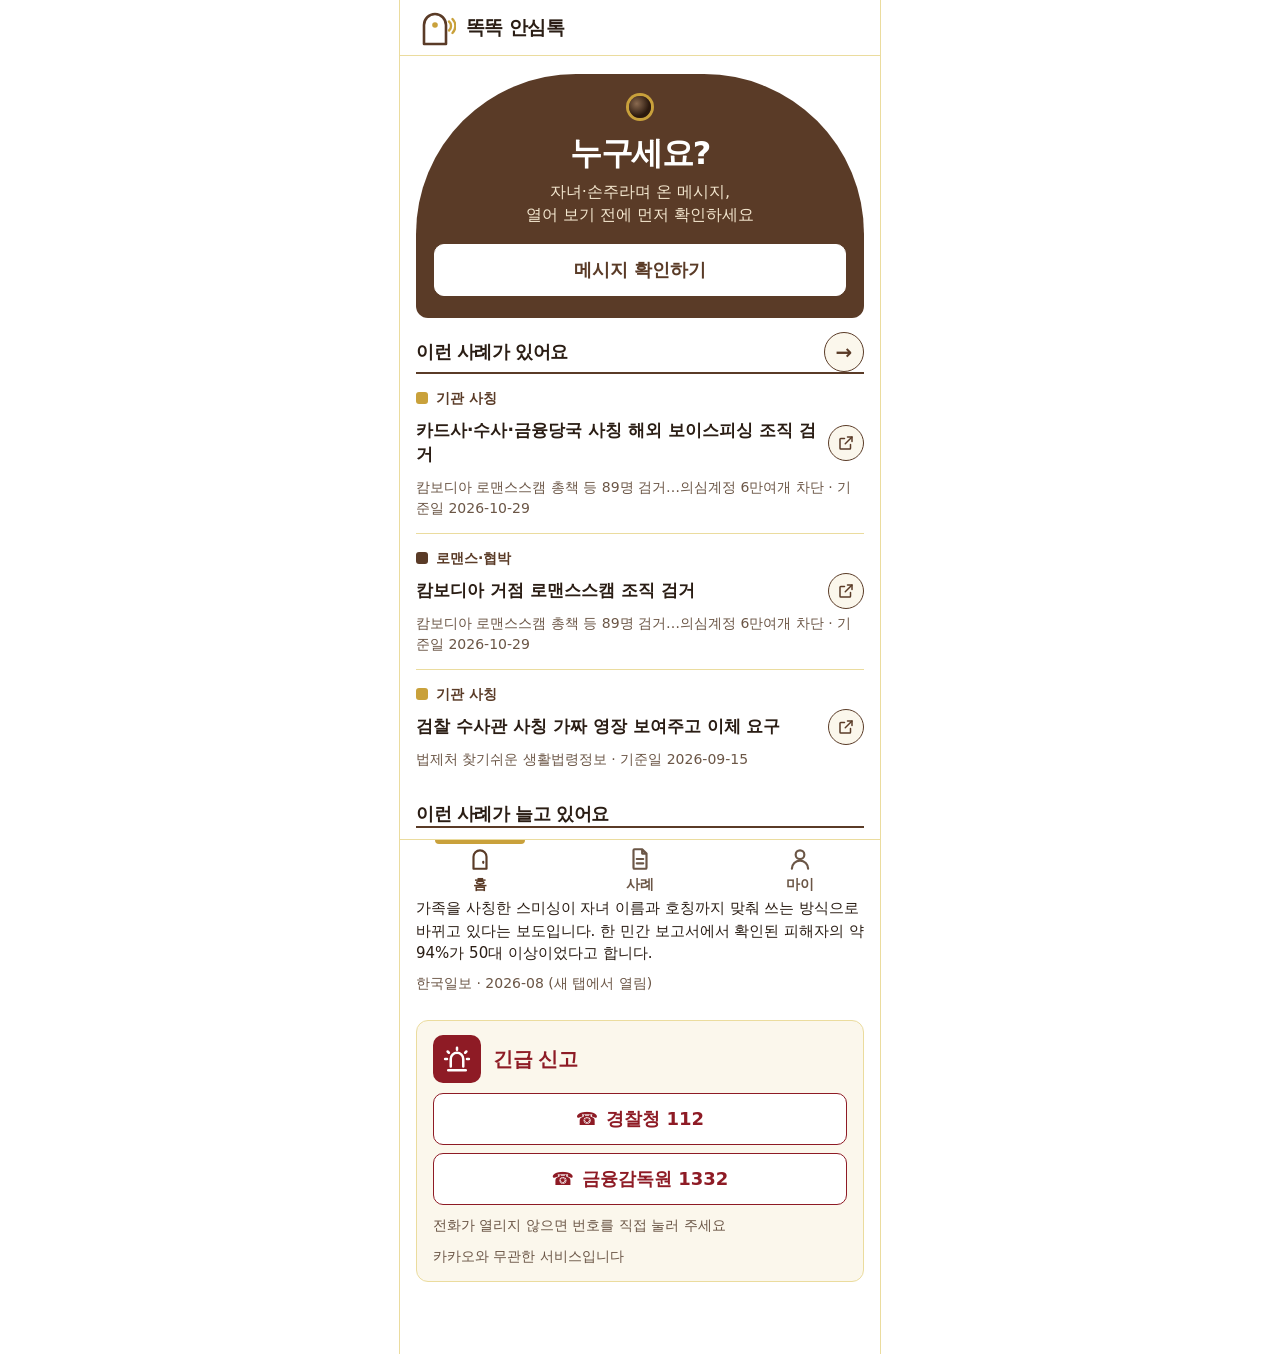
<file: pages/index0.5.html>
<!doctype html>
<!-- 똑똑 안심톡 wireframe v0.5 (2026-11-16) · 변경 이력은 README.md -->
<html lang="ko">
<head>
<meta charset="utf-8">
<meta name="viewport" content="width=device-width, initial-scale=1, viewport-fit=cover">
<title>똑똑 안심톡</title>
<style>
/* 모바일 세로 375px 기준. 본문 16px 이상, 버튼 44px 이상. 색은 로우파이(흑백) */
:root{--ink:#111;--line:#111;--soft:#eee;--mid:#ccc;--tab-h:56px;--bar-h:76px;--hdr-h:56px}
*,*::before,*::after{box-sizing:border-box}
html{-webkit-text-size-adjust:100%}
body{margin:0;background:#fff;color:var(--ink);font:18px/1.5 system-ui,-apple-system,"Apple SD Gothic Neo","Noto Sans KR",sans-serif;overflow-wrap:anywhere}
[hidden]{display:none !important}
h1,h2,h3,p,ul{margin:0}
ul{padding:0;list-style:none}
button,input,select,textarea{font:inherit;color:inherit}
.visually-hidden{position:absolute;width:1px;height:1px;overflow:hidden;clip:rect(0 0 0 0);white-space:nowrap}

#app{max-width:480px;min-height:100vh;min-height:100dvh;margin:0 auto;position:relative;border-inline:1px solid var(--mid)}
.screen{min-height:100vh;min-height:100dvh}
.screen-body{padding:16px 16px calc(var(--tab-h) + 12px);display:flex;flex-direction:column;gap:14px}
.screen-body.has-bottom-bar{padding-bottom:calc(var(--bar-h) + 12px)}

/* 헤더 */
.app-header{display:flex;align-items:center;gap:10px;min-height:var(--hdr-h);padding:6px 16px;border-bottom:2px solid var(--line);background:#fff}
.app-title{font-size:22px;line-height:1.3;font-weight:700;min-width:0}
.logo{flex:none;width:40px;height:40px}
.btn-icon{flex:none;width:44px;height:44px;border:1.5px solid var(--line);background:var(--soft);font-size:20px;font-weight:700;cursor:pointer}

/* 글 요소 */
.section-title{font-size:20px;font-weight:700;line-height:1.35}
.detail-heading{font-size:24px;line-height:1.35}
.label{font-size:18px;font-weight:700}
.help,.privacy-note,.notice-small,.state-desc,.case-meta{font-size:18px;color:#222}
.notice{border:1.5px dashed var(--line);padding:10px 12px;font-weight:700}
.field-error{font-weight:700}
.result-type{font-size:24px;font-weight:700;line-height:1.35}
.result-text{border:1.5px solid var(--line);padding:12px;line-height:1.7}
mark{background:#cfcfcf;text-decoration:underline;font-weight:700;color:inherit}
.check-list,.plain-list{display:flex;flex-direction:column;gap:8px}
.check-list li{border:1.5px solid var(--line);padding:10px 12px}
.plain-list li{padding-left:1.1em;position:relative}
.plain-list li::before{content:"•";position:absolute;left:0}

#case-detail{display:flex;flex-direction:column;gap:10px}
#case-detail .section-title{margin-top:8px}
.btn{color:var(--ink)}
.btn-primary{color:#fff}
/* 입력·버튼 */
.input-area{width:100%;min-height:190px;border:1.5px solid var(--line);padding:12px;resize:vertical;border-radius:0}
.input-line,.select{width:100%;min-height:48px;border:1.5px solid var(--line);padding:0 12px;border-radius:0;background:#fff}
.btn{display:flex;align-items:center;justify-content:center;min-height:48px;padding:6px 14px;border:1.5px solid var(--line);background:var(--soft);font-weight:700;text-align:center;text-decoration:none;cursor:pointer;border-radius:0}
.btn-lg{min-height:60px;font-size:20px}
.btn-wide{width:100%}
.btn:disabled{background:var(--mid);color:#222;border-style:dashed;cursor:not-allowed}
.btn-text{min-height:44px;padding:0 8px;border:0;background:none;font-weight:700;text-decoration:underline;cursor:pointer;margin-left:auto}
.btn-row,.hotline-links{display:flex;gap:8px;flex-wrap:wrap}
.btn-row>.btn,.hotline-links>.btn{flex:1 1 140px}
button:focus-visible,a:focus-visible,input:focus-visible,select:focus-visible,textarea:focus-visible{outline:3px solid var(--ink);outline-offset:2px}

/* 긴급 신고 */
.hotline{margin-top:6px;border:1.5px solid var(--line);background:var(--soft);padding:12px;display:flex;flex-direction:column;gap:10px}
.hotline-title{font-size:20px}

/* 상태 박스 */
.state-box{border:1.5px dashed var(--line);background:var(--soft);padding:14px;display:flex;flex-direction:column;gap:10px;align-items:flex-start}
.state-title{font-weight:700;font-size:20px}
.skeleton{width:100%;height:84px;background:var(--mid)}
.toast{position:fixed;left:50%;transform:translateX(-50%);bottom:calc(var(--bar-h) + 12px);width:min(448px,calc(100% - 32px));background:var(--ink);color:#fff;padding:12px 14px;font-weight:700;z-index:30}

/* 사례 목록 */
.filters{display:flex;flex-direction:column;gap:10px}
.chips,.more-filters{display:flex;gap:6px;flex-wrap:wrap}
.chip{min-height:44px;padding:0 10px;white-space:nowrap;font-size:17px;border:1.5px solid var(--line);background:#fff;font-weight:700;cursor:pointer;border-radius:22px}
.chip[aria-pressed="true"]{background:var(--ink);color:#fff}
.chip-more{border-style:dashed}
.sort-row{display:flex;align-items:center;gap:10px}
.sort-row label{flex:none;font-weight:700;margin-left:auto}
.result-count{font-size:20px;flex:none}
.sort-row .select{flex:0 1 190px;min-width:0}
.card-list{display:flex;flex-direction:column;gap:12px}
.case-card{border:1.5px solid var(--line);padding:12px;display:flex;flex-direction:column;gap:6px}
.case-type{align-self:flex-start;border:1.5px solid var(--line);padding:0 8px;font-weight:700;font-size:17px}
.case-title{font-size:20px;line-height:1.4}
.case-actions{display:flex;gap:8px;margin-top:6px}
.case-actions .btn{flex:1 1 0;min-height:44px}
.btn-save-card[aria-pressed="true"],.btn-save-case[aria-pressed="true"]{background:var(--ink);color:#fff}
#btn-save-case[aria-pressed="true"]{background:#fff;color:var(--ink)}

/* 마이페이지 */

/* 하단 고정: 저장 바(2단계) / 탭바(1단계) */
.bottom-bar{position:fixed;left:50%;transform:translateX(-50%);bottom:0;width:min(480px,100%);padding:8px 16px;background:#fff;border-top:2px solid var(--line);z-index:20;min-height:var(--bar-h)}
.bottom-bar .btn{width:100%}
.tabbar{position:fixed;left:50%;transform:translateX(-50%);bottom:0;width:min(480px,100%);display:flex;padding-bottom:env(safe-area-inset-bottom);background:#fff;border-top:2px solid var(--line);z-index:20}
.tab{flex:1 1 0;min-height:var(--tab-h);display:flex;align-items:center;justify-content:center;font-size:18px;font-weight:700;color:var(--ink);text-decoration:none;border-right:1px solid var(--line)}
.tab:last-child{border-right:0}
.tab[aria-current="page"]{background:var(--ink);color:#fff}
/* 2단계 화면이 보이면 탭바를 숨김 (JS 없이도 동작) */
#app:has(#screen-result:not([hidden])) #tabbar,
#app:has(#screen-check:not([hidden])) #tabbar,
#app:has(#screen-detail:not([hidden])) #tabbar{display:none}

@media (max-width:359px){
  .app-title{font-size:19px}
  .btn-lg{font-size:18px}
  .tab{font-size:17px}
}

.btn-primary,.btn-primary:disabled{--x:0}
.btn.btn-primary{background:var(--ink);color:#fff}
.btn.btn-primary:disabled{background:var(--mid);color:#222}

#result-found{display:flex;flex-direction:column;gap:12px}

/* 이미 보냈다면 (접이식) */
.fold{border:2px solid var(--line);background:#fff}
.fold-summary{display:flex;align-items:center;min-height:56px;padding:8px 14px;font-weight:700;font-size:20px;cursor:pointer;list-style:none}
.fold-summary::-webkit-details-marker{display:none}
.fold-summary::after{content:"＋";margin-left:auto;padding-left:10px}
.fold[open]>.fold-summary::after{content:"－"}
.fold[open]>.fold-summary{border-bottom:1.5px solid var(--line);background:var(--soft)}
.fold-body{display:flex;flex-direction:column;gap:10px;padding:14px}
.fold-inner{border-width:1.5px;border-style:dashed}
.fold-inner .fold-summary{font-size:18px;min-height:48px}
.steps{display:flex;flex-direction:column;gap:10px;padding-left:1.4em}
.steps li{padding-left:.2em}
.steps a{font-weight:700;color:var(--ink)}
#already-sent{border-color:var(--ink)}

/* 홈: 예시 기사 */
.news{display:flex;flex-direction:column;gap:8px;margin-top:6px}
.news-card{border:1.5px solid var(--line);padding:12px;display:flex;flex-direction:column;gap:8px}
.news-headline{font-size:20px;line-height:1.4}
.news-headline a{color:var(--ink)}
.news-summary{font-size:18px}

/* 유형 필터 라벨·마이페이지 건수 */
.filter-label{font-weight:700;font-size:18px}
.saved-count{font-size:18px}

/* ===== 디자인: 현관문 콘셉트 ('누구세요?' 하고 확인한 뒤 문을 연다) =====
   색: 나무문 #5A3B27 · 바탕 #FBF7EC · 연노랑 선 #EBDC9E · 황동 #C9A13B · 긴급(진한 빨강) #8E1B25 · 안심 #2F7A57
   글: 시스템 한글 서체, 제목 800 굵기. 장식은 현관문 하나에만 쓰고 나머지는 선과 여백으로 정리 */
:root{
  --steel:#5A3B27;--steel-2:#6F4A33;--frame:#FBF7EC;--brass:#C9A13B;--brass-soft:#F6EBC6;
  --alert:#8E1B25;--alert-dark:#68121A;--alert-soft:#F7E5E6;--safe:#2F7A57;
  --ink:#2A1D14;--sub:#6B5646;--rule:#EBDC9E;--paper:#fff;
}
body{background:var(--frame);color:var(--ink);font-family:"Pretendard","Noto Sans KR","Apple SD Gothic Neo","Malgun Gothic",system-ui,sans-serif;font-weight:500}
#app{background:var(--frame);border-inline:0;box-shadow:0 0 0 1px var(--rule)}
.screen-body{gap:18px;padding-top:20px}
h1,h2,h3{letter-spacing:-.025em}

/* 헤더: 문틀색 바탕, 로고만 포인트 */
.app-header{background:var(--frame);color:var(--ink);border-bottom:1px solid var(--rule);min-height:64px}
.logo{width:40px;height:40px}
.app-title{font-size:23px;font-weight:800;letter-spacing:-.03em}
.btn-icon{background:transparent;border:1.5px solid var(--steel);color:var(--steel);border-radius:10px}

/* 현관문: 홈 상단 입력 영역 */
.door{position:relative;background:var(--steel);color:#fff;border-radius:170px 170px 12px 12px;padding:70px 18px 20px;display:flex;flex-direction:column;gap:12px;margin-top:6px}
.peephole{position:absolute;top:24px;left:50%;width:22px;height:22px;margin-left:-11px;border-radius:50%;background:radial-gradient(circle at 35% 35%,#8a6a50 0,#2b190e 62%);box-shadow:0 0 0 3px var(--brass)}
.door-title{font-size:40px;line-height:1.1;font-weight:800;text-align:center;letter-spacing:-.04em}
.door-sub{text-align:center;color:#F3E6CE;font-size:18px;margin-bottom:6px}
.door .input-area{min-height:150px;background:var(--frame);color:var(--ink);border:0;border-radius:10px;box-shadow:none}
.door .input-area::placeholder{color:#8a7561}
.door .btn{background:transparent;color:#fff;border:1.5px solid #D9BE62;border-radius:10px}
.door .btn.btn-primary{background:#fff;color:var(--steel);border-color:#fff;box-shadow:none;font-size:21px;font-weight:800}
.door .btn.btn-primary:disabled{background:rgba(255,255,255,.22);color:#e8dcc4;border:1.5px solid transparent}
.door .help,.door .privacy-note{color:#E8D8BC;font-size:17px}
.door .privacy-note{text-align:center}
.door .field-error{color:#FFE3EA;background:rgba(142,27,37,.6);padding:8px 10px;border-radius:8px}

/* 글·공통 요소 */
.section-title{font-size:22px;font-weight:800;color:var(--ink)}
.help,.notice-small,.state-desc,.case-meta,.privacy-note{color:var(--sub)}
.notice{background:var(--brass-soft);border:0;border-left:5px solid var(--brass);border-radius:6px;color:var(--ink)}
.result-text,.check-list li{background:var(--paper);border:1px solid var(--rule);border-radius:8px}
.check-list li{position:relative;padding-left:42px}
.check-list li::before{content:"";position:absolute;left:14px;top:50%;width:16px;height:16px;margin-top:-8px;border:2px solid var(--safe);border-radius:4px}
mark{background:#FFE29A;text-decoration:none;border-radius:3px;padding:0 3px}
.btn{background:var(--paper);color:var(--steel);border:1.5px solid var(--steel);border-radius:10px}
.btn.btn-primary{background:var(--steel);color:#fff;border-color:var(--steel);box-shadow:none}
.btn.btn-primary:active{background:var(--steel-2)}
.btn:disabled,.btn.btn-primary:disabled{background:#EFE6D0;color:#7a6755;border:1.5px solid #EFE6D0}
.input-line,.select,.input-area{border-radius:10px;border:1.5px solid #D9BE62;background:var(--paper)}
.btn-text{color:var(--steel)}
button:focus-visible,a:focus-visible,input:focus-visible,select:focus-visible,textarea:focus-visible{outline:3px solid var(--brass);outline-offset:2px}

/* 뉴스: 신문 스크랩처럼 선만 사용 */
.news{gap:0;margin-top:4px}
.news-card{background:transparent;border:0;border-top:2px solid var(--steel);border-radius:0;padding:14px 0 4px}
.news-headline{font-weight:800}
.news-headline a{color:var(--ink)}

/* 긴급 신고: 빨간 띠 */
.hotline{background:var(--alert);color:#fff;border:0;border-radius:12px;padding:16px;margin-top:8px}
.hotline-title{color:#fff;font-size:22px;font-weight:800}
.hotline .btn,.hotline-links>.btn{background:#fff;color:var(--alert-dark);border:0;font-size:19px;font-weight:800}
.hotline .btn::before,.hotline-links>.btn::before{content:"☎";margin-right:8px;font-size:20px}
.hotline .notice-small{color:#FCE6E8}
#result-found .hotline-links>.btn{background:var(--alert);color:#fff}
#btn-similar{background:var(--paper);color:var(--steel)}

/* 상태 박스·접이식 */
.state-box{background:var(--paper);border:1.5px dashed #D9BE62;border-radius:10px}
.skeleton{background:#EFE6D0;border-radius:6px}
.fold{background:var(--paper);border:2px solid var(--alert);border-radius:10px;overflow:hidden}
.fold-summary{color:var(--alert-dark);font-weight:800}
.fold[open]>.fold-summary{background:var(--alert-soft);border-bottom-color:#E8BBBE}
.fold-inner{border:1.5px dashed #D9BE62;border-radius:8px}
.fold-inner .fold-summary{color:var(--steel)}
.steps a{color:var(--steel)}

/* 사례 목록: 카드 대신 구분선 행 */
.chip{background:var(--paper);color:var(--steel);border:1.5px solid #D9BE62;border-radius:24px;font-weight:700}
.chip[aria-pressed="true"]{background:var(--steel);color:#fff;border-color:var(--steel)}
.chip-more{border-style:dashed}
.card-list{gap:0}
.case-card{background:transparent;border:0;border-top:1px solid var(--rule);border-radius:0;padding:18px 0;box-shadow:none;gap:8px}
.card-list>.case-card:first-child{border-top:2px solid var(--steel)}
.case-type{border:0;padding:0;background:none;font-size:17px;font-weight:800;color:var(--steel);display:flex;align-items:center;gap:8px}
.case-type::before{content:"";width:12px;height:12px;border-radius:3px;background:var(--steel)}
.case-card[data-type="agency"] .case-type::before{background:var(--brass)}
.case-card[data-type="loan"] .case-type::before{background:var(--safe)}
.case-card[data-type="shipping"] .case-type::before{background:#8a4a2a}
.case-title{font-size:21px;font-weight:800;line-height:1.4}
.case-actions .btn.btn-open{background:var(--steel);color:#fff;border-color:var(--steel)}
.btn-save-card[aria-pressed="true"],.btn-save-case[aria-pressed="true"]{background:var(--brass-soft);color:var(--steel);border-color:var(--brass)}
#btn-save-case[aria-pressed="true"]{background:var(--brass-soft);color:var(--steel)}
.toast{background:var(--steel);border-radius:10px}

/* 사례 상세 */
#case-detail .section-title{border-left:5px solid var(--brass);padding-left:10px;font-size:20px}
.detail-heading{font-weight:800}

/* 하단 고정 영역 */
.bottom-bar{background:var(--frame);border-top:1px solid var(--rule);box-shadow:none}
.tabbar{background:var(--frame);border-top:1px solid var(--rule);box-shadow:none}
.tab{flex-direction:column;gap:2px;min-height:64px;border-right:0;color:var(--sub);font-size:16px;font-weight:700}
.tab-ico{width:26px;height:26px}
.tab[aria-current="page"]{background:transparent;color:var(--steel)}
.tab[aria-current="page"]::after{content:"";position:absolute;top:0;left:22%;right:22%;height:4px;background:var(--brass);border-radius:0 0 4px 4px}
.tab{position:relative}
.tab[aria-current="page"] .tab-ico{color:var(--steel)}
:root{--tab-h:64px}
/* 홈 첫 화면에 '유형 확인하기'까지 보이도록 현관문 높이 조정 */
.door{padding-top:62px;gap:10px;border-radius:160px 160px 12px 12px}
.peephole{top:22px}
.door-title{font-size:36px}
.door-sub{font-size:18px;line-height:1.4;margin-bottom:2px}
.door .input-area{min-height:112px}
.door .help{margin-top:-2px;line-height:1.45}

/* 긴급 신고: 빨간 바탕 위 글자를 흰색·굵게, 안내 문구는 크기와 굵기 보강 */
.hotline{padding:18px 16px}
.hotline-title{color:#fff;font-size:24px;font-weight:800}
.hotline .btn,.hotline-links>.btn{font-size:21px;font-weight:800;min-height:56px;box-shadow:0 2px 0 rgba(0,0,0,.25)}
.hotline .notice-small{color:#fff;font-size:18px;font-weight:600;line-height:1.5}
.hotline .hotline-links{flex-direction:column}
.hotline .hotline-links>.btn{flex:none;width:100%;word-break:keep-all}

/* 홈 히어로: 입력칸 없이 소개 + 버튼 */
.hero{padding-bottom:22px}
.hero .btn-primary{text-decoration:none;margin-top:6px}
.hero .privacy-note{margin-top:2px}
#home-cases .btn-wide{margin-top:12px}

/* ===== 9주차: 탐색 영역(검색·유형·보기 조건·초기화·정렬) ===== */
.search-row{display:flex;gap:8px;align-items:stretch}
.search-row .input-line{flex:1 1 auto;min-width:0}
.search-row .btn{flex:none;min-width:72px}
.option-row{display:flex;align-items:center;justify-content:space-between;gap:10px;flex-wrap:wrap}
.check-row{display:flex;align-items:center;gap:8px;min-height:44px;font-weight:700;font-size:17px;color:var(--ink);cursor:pointer}
.check-row input{width:22px;height:22px;accent-color:var(--steel)}
.btn-reset{min-height:44px;padding:0 14px}
.btn-reset:disabled{opacity:.45;cursor:default}
.filter-note{font-size:15px;color:var(--sub);font-weight:400}
.sort-row{padding-top:8px;border-top:1px solid var(--rule)}
.origin-tag{display:inline-block;margin-left:6px;padding:1px 8px;font-size:14px;font-weight:700;color:var(--alert);background:var(--alert-soft);border-radius:10px}
#btn-load-more{margin-top:12px}
.filter-hint{font-size:14px;font-weight:400;color:var(--sub)}
#list-notice{margin:8px 0}
#btn-relax{white-space:normal;text-align:center}

/* ===== v0.4 보완: 헤더 고정 · 접이식 필터 · 기호 버튼 · 여백 정리 ===== */
.screen{min-height:0}
.app-header{position:sticky;top:0;z-index:30;min-height:56px}
.screen-body{padding-top:12px;gap:14px}
#screen-check .screen-body,#screen-result .screen-body{padding-bottom:24px}
.section-head{display:flex;align-items:center;justify-content:space-between;gap:10px}
.section-head .section-title{flex:1 1 auto;min-width:0}
.icon-link{flex:none;display:flex;align-items:center;justify-content:center;width:48px;height:48px;border:1.5px solid var(--steel);border-radius:50%;color:var(--steel);font-size:24px;font-weight:800;text-decoration:none}
.toolbar-row{display:flex;gap:8px;align-items:stretch}
.btn-filter{flex:1 1 auto;justify-content:space-between;gap:8px;padding:6px 16px;background:var(--paper);color:var(--steel);border:1.5px solid var(--steel)}
.btn-filter .chev{margin-left:auto;font-size:18px}
.filter-badge{min-width:24px;padding:0 7px;border-radius:12px;background:var(--steel);color:#fff;font-size:15px;line-height:24px;text-align:center}
.toolbar-row .btn-reset{flex:none}
.filter-panel{display:flex;flex-direction:column;gap:10px;padding:12px;border:1.5px solid #D9BE62;border-radius:10px;background:var(--paper)}
.filter-panel[hidden]{display:none}
.filter-panel .filter-label{margin:2px 0 0}
#btn-load-more{font-size:20px}

/* ===== 카드 한 줄 구성(제목 + › 버튼), 마이페이지 삭제, 검색 줄 필터 버튼 ===== */
.page-title{font-size:22px;font-weight:800;margin:0}
.case-card{gap:4px;padding:14px 0}
.case-row{display:flex;align-items:center;gap:10px}
.case-title{flex:1 1 auto;min-width:0;font-size:18px;font-weight:800;line-height:1.4;margin:0}
.case-link{display:block;width:100%;padding:6px 0;border:0;background:none;color:inherit;font:inherit;text-align:left;cursor:pointer}
.case-link:hover,.case-link:focus-visible{text-decoration:underline}
.row-actions{display:flex;gap:6px;flex:none}
.icon-open{flex:none;display:flex;align-items:center;justify-content:center;width:44px;height:44px;padding:0;border:1.5px solid var(--steel);border-radius:50%;background:var(--paper);color:var(--steel);font-size:26px;line-height:1;font-weight:700;cursor:pointer}
.btn-delete.icon-open{border-color:var(--alert);color:var(--alert)}
.case-meta{font-size:15px}
.case-type{font-size:15px}
.search-row .btn-filter{flex:none;min-width:0;gap:6px;padding:6px 12px;justify-content:center}
.search-row .btn-filter .chev{margin-left:0}
.sort-row{gap:8px}
.sort-row .result-count{flex:1 1 auto;min-width:0;font-size:17px}
.sort-row .btn-reset{flex:none;min-width:44px;width:44px;padding:0;font-size:22px}
.sort-row .select{flex:0 0 118px;min-width:0}

/* ===== 글자 크기 한 단계 축소 (본문 16px 기준, 입력칸은 16px 유지) ===== */
body{font-size:16px}
.app-title{font-size:19px}
.page-title{font-size:19px}
.section-title,.section-head .section-title{font-size:18px}
#case-detail .section-title{font-size:17px}
.detail-heading{font-size:21px}
.label,.filter-label,.saved-count{font-size:15px}
.help,.privacy-note,.notice-small,.state-desc,.news-summary{font-size:15px}
.case-meta{font-size:14px}
.case-type{font-size:14px}
.case-title{font-size:17px}
.result-type{font-size:21px}
.state-title{font-size:17px}
.btn{font-size:16px;min-height:44px}
.btn-lg{font-size:17px;min-height:52px}
.chip{font-size:15px;min-height:40px}
.check-row{font-size:15px}
.result-count,.sort-row .result-count{font-size:16px}
.filter-note,.filter-hint{font-size:13px}
.fold-summary{font-size:17px;min-height:52px}
.fold-inner .fold-summary{font-size:16px;min-height:44px}
.news-headline{font-size:17px}
.door-title{font-size:32px}
.door-sub{font-size:16px}
.door .btn.btn-primary{font-size:18px}
.door .help,.door .privacy-note{font-size:14px}
.hotline-title{font-size:20px}
.hotline .btn,.hotline-links>.btn{font-size:18px;min-height:52px}
.hotline .btn::before,.hotline-links>.btn::before{font-size:18px}
.hotline .notice-small{font-size:15px}
.tab{font-size:14px;min-height:60px}
:root{--tab-h:60px}
.input-area,.input-line,.select{font-size:16px}
#btn-load-more{font-size:17px}

/* 11/16 색상 정리: 배경 흰색, 버튼은 기존 크림색 */
:root{--frame:#fff;--cream:#FBF7EC}
body,#app,.app-header,.tabbar,.bottom-bar{background:#fff}
.btn,.chip,.btn-filter,.icon-open,.icon-link,.btn-reset{background:var(--cream)}
.btn.btn-primary{background:var(--cream);color:var(--steel);border-color:var(--steel)}
.chip[aria-pressed="true"]{background:var(--steel);color:#fff}
.btn:disabled,.btn.btn-primary:disabled{background:#EFE6D0;color:#7a6755;border-color:#EFE6D0}
.door .btn{background:transparent;color:#fff}
.door .btn.btn-primary{background:#fff;color:var(--steel);border-color:#fff}
.hotline .btn,.hotline-links>.btn{background:#fff;color:var(--alert-dark)}
#result-found .hotline-links>.btn{background:var(--alert);color:#fff}

/* 11/16 아이콘·글자 설정·페이지 번호 */
body[data-fs="1"]{zoom:1.12}
body[data-fs="2"]{zoom:1.25}
#hotline{background:var(--cream);color:var(--ink);border:1.5px solid var(--rule);padding:14px 16px}
#hotline .hotline-head{display:flex;align-items:center;gap:12px}
.alert-ico{flex:none;width:48px;height:48px;border-radius:10px;background:var(--alert);display:flex;align-items:center;justify-content:center}
#hotline .hotline-title{color:var(--alert);font-size:20px}
#hotline .hotline-links{flex-direction:column}
#hotline .btn{background:#fff;color:var(--alert);border:1.5px solid var(--alert);box-shadow:none}
#hotline .notice-small{color:var(--sub);font-size:14px;font-weight:500}
.fs-wrap{position:relative;flex:none}
.btn-font{min-height:44px;min-width:44px;padding:0 10px;gap:4px;font-size:17px}
.btn-font .chev{font-size:14px}
.font-menu{position:absolute;left:0;top:50px;z-index:40;min-width:150px;background:#fff;border:1.5px solid var(--steel);border-radius:10px;padding:6px;box-shadow:0 4px 14px rgba(0,0,0,.15)}
.font-menu[hidden]{display:none}
.font-menu button{display:flex;align-items:center;gap:10px;width:100%;min-height:44px;padding:0 10px;border:0;border-radius:8px;background:#fff;color:var(--ink);font-size:16px;font-weight:600;text-align:left;cursor:pointer}
.font-menu button b{display:inline-flex;align-items:center;justify-content:center;width:30px;height:30px;border-radius:6px;background:var(--cream);border:1px solid var(--rule);color:var(--steel)}
.font-menu button b.big{font-size:20px}
.font-menu button[aria-checked="true"]{background:var(--cream)}
.font-menu button[aria-checked="true"] b{background:var(--steel);color:#fff}
.pager{display:flex;justify-content:center;gap:8px;margin:18px 0 8px}
.pager[hidden]{display:none}
.pager .pg{min-width:44px;min-height:44px;padding:0 12px;border:0;border-radius:8px;background:var(--cream);color:var(--ink);font-size:16px;font-weight:700;cursor:pointer}
.pager .pg[aria-current="page"]{background:var(--steel);color:#fff}
.pager .pg:disabled{opacity:.4;cursor:default}

/* 11/16 기호 버튼 축소 */
.icon-open,.btn-delete.icon-open{width:36px;height:36px}
.icon-link{width:40px;height:40px;font-size:20px}
.sort-row .btn-reset{min-width:40px;width:40px;min-height:40px;font-size:20px}
.btn-font{min-height:40px;min-width:40px}
.btn-font .chev{font-size:12px}
.font-menu{top:46px}

</style>
</head>
<body>
<!-- 규칙: id = JS가 한 번만 찾는 요소 / class = 반복 요소 / data-field = JSON 필드명(camelCase) 그대로 -->
<div id="app">

  <!-- ===== 1. 홈 (1단계 탭 화면) ===== -->
  <section id="screen-home" class="screen" data-screen="home" aria-labelledby="service-name">
    <header class="app-header">
      <img id="logo" class="logo" alt="" width="40" height="40" src="data:image/svg+xml,%3Csvg xmlns='http://www.w3.org/2000/svg' width='40' height='40' viewBox='0 0 40 40' fill='none'%3E%3Cpath d='M8 36V17a11 11 0 0 1 22 0v19z' stroke='%235A3B27' stroke-width='2.6' stroke-linejoin='round'/%3E%3Ccircle cx='19' cy='17' r='2.8' fill='%23C9A13B'/%3E%3Cpath d='M33 13.5a6 6 0 0 1 0 9M36.5 11a10 10 0 0 1 0 14' stroke='%23C9A13B' stroke-width='2.4' stroke-linecap='round'/%3E%3C/svg%3E">
      <h1 id="service-name" class="app-title">똑똑 안심톡</h1>
    </header>

    <main class="screen-body">
      <!-- 상태 영역: 오류 (기본 숨김) -->
      <div id="state-home-error" class="state-box" role="alert" hidden>
        <p class="state-title">사례 데이터를 불러오지 못했습니다</p>
        <p class="state-desc">문구 확인은 계속 사용할 수 있습니다</p>
        <button id="btn-home-retry" type="button" class="btn">다시 시도</button>
      </div>

      <!-- 히어로: 서비스 소개 + 핵심 행동 버튼 (입력칸은 '메시지 확인' 화면으로 분리) -->
      <div class="door hero">
        <span class="peephole" aria-hidden="true"></span>
        <h2 class="door-title">누구세요?</h2>
        <p class="door-sub">자녀·손주라며 온 메시지,<br>열어 보기 전에 먼저 확인하세요</p>
        <a id="btn-start" class="btn btn-primary btn-lg" href="#check">메시지 확인하기</a>
      </div>

      <!-- 홈 사례: 사례 목록과 같은 카드 구조 재사용. 다음 주에 cases.json 최신 3건으로 대체 -->
      <section id="home-cases" aria-labelledby="home-cases-title">
        <div class="section-head">
          <h2 id="home-cases-title" class="section-title">이런 사례가 있어요</h2>
          <a id="btn-more-cases" class="icon-link" href="#cases" aria-label="사례 목록으로 이동">→</a>
        </div>
        <ul id="home-case-list" class="card-list"></ul>
      </section>

      <section id="news" class="news" aria-labelledby="news-title">
        <h2 id="news-title" class="section-title">이런 사례가 늘고 있어요</h2>
        <article class="news-card">
          <h3 class="news-headline"><a id="news-link" href="https://www.hankookilbo.com/news/article/A2026073114470000889" target="_blank" rel="noopener noreferrer">"엄마 나 종수야" 호칭·이름까지 정확… 스미싱 범죄 더 악랄해졌다</a></h3>
          <p class="news-summary">가족을 사칭한 스미싱이 자녀 이름과 호칭까지 맞춰 쓰는 방식으로 바뀌고 있다는 보도입니다. 한 민간 보고서에서 확인된 피해자의 약 94%가 50대 이상이었다고 합니다.</p>
          <p class="case-meta"><span class="news-source">한국일보</span> · <time class="news-date" datetime="2026-08">2026-08</time> (새 탭에서 열림)</p>
        </article>
      </section>

      <section id="hotline" class="hotline" aria-label="긴급 신고처">
        <div class="hotline-head"><span class="alert-ico" aria-hidden="true"><svg viewBox="0 0 24 24" width="30" height="30" fill="none" stroke="#fff" stroke-width="2" stroke-linecap="round" stroke-linejoin="round"><path d="M7 18v-6a5 5 0 0 1 10 0v6"/><path d="M5 21h14"/><path d="M12 3v1.5M4.5 6l1 1M19.5 6l-1 1M2.5 12H4M20 12h1.5"/></svg></span><h2 class="hotline-title">긴급 신고</h2></div>
        <div class="hotline-links">
          <a class="btn" href="tel:112">경찰청 112</a>
          <a class="btn" href="tel:1332">금융감독원 1332</a>
        </div>
        <p class="notice-small">전화가 열리지 않으면 번호를 직접 눌러 주세요</p>
        <p class="notice-small">카카오와 무관한 서비스입니다</p>
      </section>
    </main>
  </section>

  <!-- ===== 1-2. 메시지 확인 (2단계 화면): 홈 히어로의 '메시지 확인하기'로 들어옴 ===== -->
  <section id="screen-check" class="screen" data-screen="check" aria-labelledby="check-title" hidden>
    <header class="app-header">
      <button id="btn-check-back" type="button" class="btn-icon" aria-label="뒤로">←</button>
      <h1 id="check-title" class="app-title">메시지 확인</h1>
    </header>

    <main class="screen-body">
      <h2 class="section-title">받은 메시지를 붙여넣으세요</h2>
      <label for="input-text" class="visually-hidden">의심되는 메시지 입력</label>
      <textarea id="input-text" class="input-area" rows="7" placeholder="여기에 의심되는 메시지를 붙여넣기" aria-describedby="paste-help"></textarea>
      <button id="btn-paste" type="button" class="btn">붙여넣기</button>
      <p id="paste-help" class="help">입력 칸을 길게 눌러 붙여넣을 수도 있어요</p>
      <p id="paste-fail" class="field-error" role="alert" hidden>자동 붙여넣기가 막혔습니다. 입력 칸을 길게 눌러 '붙여넣기'를 선택하세요</p>
      <button id="btn-check" type="button" class="btn btn-primary btn-lg" disabled>유형 확인하기</button>
      <p id="input-error" class="field-error" role="alert" hidden>문구를 먼저 입력해 주세요</p>
      <p class="privacy-note">입력한 문구 원문은 저장하지 않습니다</p>
    </main>
  </section>

  <!-- ===== 2. 확인 결과 (2단계 화면) ===== -->
  <section id="screen-result" class="screen" data-screen="result" aria-labelledby="result-title" hidden>
    <header class="app-header">
      <button id="btn-back" type="button" class="btn-icon" aria-label="뒤로">←</button>
      <h1 id="result-title" class="app-title">확인 결과</h1>
    </header>

    <main class="screen-body">
      <details id="already-sent" class="fold">
        <summary class="fold-summary">이미 돈을 보내거나 정보를 알려줬어요</summary>
        <div class="fold-body">
          <h2 class="section-title">지금 바로 해야 할 일</h2>
          <ol class="steps">
            <li><strong>112에 전화하세요.</strong> <a href="tel:1394">1394</a>, <a href="tel:1332">1332</a>도 가능합니다.</li>
            <li><strong>송금한 은행에 전화해서 지급정지를 요청하세요.</strong></li>
            <li><strong>3영업일 안에 은행에 피해구제신청서를 내세요.</strong> 경찰에서 받은 서류와 신분증이 필요합니다.</li>
          </ol>
          <p>받은 메시지 화면, 송금 내역, 상대 계좌번호는 지우지 말고 그대로 두세요.</p>
          <details id="more-help" class="fold fold-inner">
            <summary class="fold-summary">관련 기관</summary>
            <ul class="plain-list fold-body">
              <li>악성 앱이나 링크 피해: 한국인터넷진흥원 118</li>
              <li>내 이름으로 만든 계좌를 한 번에 막기: 내계좌 일괄지급정지</li>
              <li>내 이름으로 만든 휴대폰 확인·차단: 명의도용방지서비스(M-Safer)</li>
            </ul>
          </details>
        </div>
      </details>

      <div id="result-found">
        <p class="label">비슷한 유형</p>
        <p id="result-type" class="result-type" data-type-id="">가족 사칭 + 금융정보 요구</p>
        <p id="result-notice" class="notice">확정 판단이 아닙니다. 참고용 안내입니다.</p>

        <h2 class="section-title">입력한 문구</h2>
        <p id="result-text" class="result-text">엄마 폰 고장 나서 <mark>급하게</mark> <mark>카드 정보</mark> 좀 보내줘</p>

        <h2 class="section-title">지금 해야 할 일</h2>
        <ul id="result-actions" class="check-list">
          <li>메시지 속 링크·번호는 누르지 마세요</li>
          <li>가족에게 직접 전화로 확인하세요</li>
          <li>카드·신분증 정보는 보내지 마세요</li>
        </ul>

        <div class="hotline-links">
          <a id="call-112" class="btn" href="tel:112">경찰청 112</a>
          <a id="call-1332" class="btn" href="tel:1332">금융감독원 1332</a>
        </div>

        <a id="btn-similar" class="btn btn-wide" href="#cases"><span>사례 <span id="similar-count">7</span>건 보기</span></a>
      </div>

      <!-- 상태 영역: 유형 없음 (기본 숨김) -->
      <div id="result-none" class="state-box" hidden>
        <p class="state-title">비슷한 유형을 찾지 못했습니다</p>
        <p class="state-desc">안전하다는 뜻은 아닙니다. 링크를 누르거나 돈·정보를 보내기 전에, 가족에게 직접 전화해서 확인하세요.</p>
        <div class="hotline-links">
          <a class="btn" href="tel:112">경찰청 112</a>
          <a class="btn" href="tel:1332">금융감독원 1332</a>
        </div>
      </div>
    </main>

  </section>

  <!-- ===== 3. 사례 목록 (1단계 탭 화면) ===== -->
  <section id="screen-cases" class="screen" data-screen="cases" aria-labelledby="cases-title" hidden>
    <header class="app-header">
      <img class="logo" alt="" width="40" height="40" src="data:image/svg+xml,%3Csvg xmlns='http://www.w3.org/2000/svg' width='40' height='40' viewBox='0 0 40 40' fill='none'%3E%3Cpath d='M8 36V17a11 11 0 0 1 22 0v19z' stroke='%235A3B27' stroke-width='2.6' stroke-linejoin='round'/%3E%3Ccircle cx='19' cy='17' r='2.8' fill='%23C9A13B'/%3E%3Cpath d='M33 13.5a6 6 0 0 1 0 9M36.5 11a10 10 0 0 1 0 14' stroke='%23C9A13B' stroke-width='2.4' stroke-linecap='round'/%3E%3C/svg%3E">
      <h1 class="app-title">똑똑 안심톡</h1>
    </header>

    <main class="screen-body">
      <h2 id="cases-title" class="page-title">사례</h2>
      <!-- 탐색 영역: 검색(탐색 버튼) · 유형 · 보기 조건 · 초기화 / 아래 줄: 건수 · 정렬 -->
      <div class="filters">
        <form id="search-form" class="search-row" role="search">
          <label for="query" class="visually-hidden">제목·요약 검색</label>
          <input id="query" class="input-line" type="search" placeholder="제목·요약 검색" autocomplete="off">
          <button id="btn-search" type="submit" class="btn btn-primary">탐색</button>
          <button id="btn-filter-toggle" type="button" class="btn btn-filter" aria-expanded="false" aria-controls="filter-panel">
            <span>필터</span><span id="filter-badge" class="filter-badge" hidden>0</span><span class="chev" aria-hidden="true">▾</span>
          </button>
        </form>

        <div id="filter-panel" class="filter-panel" hidden>
          <p id="type-filter-label" class="filter-label">유형</p>
          <div id="type-filters" class="chips" role="group" aria-labelledby="type-filter-label"></div>

          <p id="cond-filter-label" class="filter-label">조건 <span class="filter-hint">(모두 해당하는 사례만)</span></p>
          <div id="cond-filters" class="chips" role="group" aria-labelledby="cond-filter-label"></div>

          <label class="check-row"><input id="real-only" type="checkbox" checked> 실제 사례만 보기</label>
        </div>

        <div class="sort-row">
          <p class="result-count" aria-live="polite"><strong><span id="result-count">0</span>건</strong> <span id="filter-count" class="filter-note"></span></p>
          <div class="fs-wrap"><button id="btn-font" type="button" class="btn btn-font" aria-haspopup="true" aria-expanded="false" aria-label="글자 설정"><b>가</b><span class="chev">▾</span></button>
            <div id="font-menu" class="font-menu" role="menu" hidden>
              <button type="button" role="menuitemradio" data-fs="0"><b>가</b> 기본</button>
              <button type="button" role="menuitemradio" data-fs="1"><b>가</b> 조금 크게</button>
              <button type="button" role="menuitemradio" data-fs="2"><b class="big">가</b> 크게</button>
            </div></div>
          <button id="btn-reset-all" type="button" class="btn btn-reset" aria-label="조건 초기화">↺</button>
          <label for="sort" class="visually-hidden">정렬</label>
          <select id="sort" class="select">
            <option value="latest">최신순</option>
            <option value="type">유형순</option>
            <option value="title">가나다순</option>
          </select>
        </div>
      </div>

      <p id="list-notice" class="notice-small" hidden></p>

      <!-- 상태 영역 (기본 숨김, 한 번에 하나만 표시) -->
      <div id="state-loading" class="state-box" role="status" hidden>
        <p class="state-title">사례를 불러오는 중입니다</p>
        <div class="skeleton"></div><div class="skeleton"></div>
      </div>
      <div id="state-empty" class="state-box" hidden>
        <p class="state-title">조건에 맞는 사례가 없습니다</p>
        <p id="empty-reason" class="state-desc">조건이 많아 맞는 사례가 없을 수 있습니다</p>
        <div class="btn-row">
          <button id="btn-relax" type="button" class="btn btn-primary" hidden></button>
          <button id="btn-reset" type="button" class="btn">조건 초기화</button>
        </div>
      </div>
      <div id="state-cases-error" class="state-box" role="alert" hidden>
        <p class="state-title">사례 데이터를 불러오지 못했습니다</p>
        <button id="btn-retry" type="button" class="btn">다시 시도</button>
      </div>

      <!-- 카드 목록: data/cases_all.json 을 불러와 template#case-card-tpl 로 만들어 채웁니다 -->
      <ul id="case-list" class="card-list" hidden></ul>
      <nav id="pager" class="pager" aria-label="페이지 이동" hidden></nav>
      <template id="case-card-tpl">
        <li class="case-card" data-id="" data-type="">
          <p class="case-type"><span class="case-type-name" data-field="typeId"></span> <span class="origin-tag" hidden>AI 보완</span></p>
          <div class="case-row">
            <h3 class="case-title"><button type="button" class="btn-open case-link" data-id="" data-field="title"></button></h3>
            <button type="button" class="btn-open icon-open" data-id="" aria-label="자세히 보기"><svg viewBox="0 0 24 24" width="18" height="18" fill="none" stroke="currentColor" stroke-width="2" stroke-linecap="round" stroke-linejoin="round" aria-hidden="true"><path d="M14 4h6v6"/><path d="M20 4l-9 9"/><path d="M18 14v5a1 1 0 0 1-1 1H5a1 1 0 0 1-1-1V7a1 1 0 0 1 1-1h5"/></svg></button>
          </div>
          <p class="case-meta"><span class="case-source" data-field="source"></span> · <time class="case-date" data-field="sourceBasisDate"></time></p>
        </li>
      </template>
    </main>
  </section>

  <!-- ===== 4. 사례 상세 (2단계 화면, 기본 숨김) ===== -->
  <section id="screen-detail" class="screen" data-screen="detail" aria-labelledby="detail-title" hidden>
    <header class="app-header">
      <button id="btn-detail-back" type="button" class="btn-icon" aria-label="뒤로">←</button>
      <h1 id="detail-title" class="app-title">사례 상세</h1>
    </header>

    <main class="screen-body has-bottom-bar">
      <article id="case-detail" data-id="">
        <p id="case-type" class="case-type" data-field="type">가족 사칭</p>
        <h2 id="case-title" class="detail-heading" data-field="title">자녀 사칭 카드 정보 요구 사례</h2>

        <h3 class="section-title">수법 요약</h3>
        <p id="case-summary" data-field="summary">자녀를 사칭해 휴대폰 고장을 핑계로 카드 정보를 요구합니다.</p>

        <h3 class="section-title">위험 신호</h3>
        <ul id="case-risks" class="plain-list" data-field="riskSigns">
          <li>평소와 다른 말투</li>
          <li>급하게 재촉</li>
          <li>카드·신분증 정보 요구</li>
        </ul>

        <h3 class="section-title">수법 설명</h3>
        <p id="case-method" data-field="method">먼저 휴대폰 고장을 알린 뒤 원격 앱 설치나 카드 정보 전달을 유도합니다.</p>

        <h3 class="section-title">대응 행동</h3>
        <ul id="case-actions" class="plain-list" data-field="actions">
          <li>직접 전화로 확인하기</li>
          <li>112·1332 문의하기</li>
        </ul>

        <h3 class="section-title">출처</h3>
        <p class="case-meta"><span id="case-source" data-field="source">금융감독원</span> · <time id="case-date" data-field="collectedAt" datetime="2026-09-28">2026-09-28</time></p>
        <a id="source-link" class="btn btn-wide" data-field="sourceUrl" target="_blank" rel="noopener noreferrer" hidden>출처 링크 열기 (새 탭)</a>
        <p id="case-note" class="help" hidden></p>
        <p id="source-none" class="help" hidden>이 사례는 출처 링크를 준비 중입니다</p>
      </article>

      <div id="toast" class="toast" role="status" hidden>'자녀 사칭 카드 정보 요구' 사례를 저장했습니다</div>
    </main>

    <!-- 고정 영역: 저장 바 -->
    <div class="bottom-bar">
      <button id="btn-save-case" type="button" class="btn btn-primary btn-lg" aria-pressed="false">저장</button>
    </div>
  </section>

  <!-- ===== 5. 마이페이지 (1단계 탭 화면, 저장한 사례 모음) ===== -->
  <section id="screen-saved" class="screen" data-screen="saved" aria-labelledby="saved-title" hidden>
    <header class="app-header">
      <img class="logo" alt="" width="40" height="40" src="data:image/svg+xml,%3Csvg xmlns='http://www.w3.org/2000/svg' width='40' height='40' viewBox='0 0 40 40' fill='none'%3E%3Cpath d='M8 36V17a11 11 0 0 1 22 0v19z' stroke='%235A3B27' stroke-width='2.6' stroke-linejoin='round'/%3E%3Ccircle cx='19' cy='17' r='2.8' fill='%23C9A13B'/%3E%3Cpath d='M33 13.5a6 6 0 0 1 0 9M36.5 11a10 10 0 0 1 0 14' stroke='%23C9A13B' stroke-width='2.4' stroke-linecap='round'/%3E%3C/svg%3E">
      <h1 class="app-title">똑똑 안심톡</h1>
    </header>

    <main class="screen-body">
      <h2 id="saved-title" class="page-title">마이</h2>

      <div class="filters">
        <p id="saved-type-filter-label" class="filter-label">유형</p>
        <div id="saved-type-filters" class="chips" role="group" aria-labelledby="saved-type-filter-label">
          <button type="button" class="chip" data-type="" aria-pressed="true">전체</button>
          <button type="button" class="chip" data-type="family" aria-pressed="false">가족 사칭</button>
          <button type="button" class="chip" data-type="agency" aria-pressed="false">기관 사칭</button>
        </div>
      </div>

      <!-- 사례 목록과 같은 카드 구조 재사용. 오른쪽 › 는 자세히 보기, 휴지통은 삭제 -->
      <ul id="saved-case-list" class="card-list">
        <li class="case-card" data-id="2" data-type="family">
          <p class="case-type" data-field="type">가족 사칭</p>
          <div class="case-row">
            <h3 class="case-title"><button type="button" class="btn-open case-link" data-id="2" data-field="title">손주 사칭 급전 송금 요구</button></h3>
            <div class="row-actions">
              <button type="button" class="btn-open icon-open" data-id="2" aria-label="자세히 보기"><svg viewBox="0 0 24 24" width="18" height="18" fill="none" stroke="currentColor" stroke-width="2" stroke-linecap="round" stroke-linejoin="round" aria-hidden="true"><path d="M14 4h6v6"/><path d="M20 4l-9 9"/><path d="M18 14v5a1 1 0 0 1-1 1H5a1 1 0 0 1-1-1V7a1 1 0 0 1 1-1h5"/></svg></button>
              <button type="button" class="btn-delete icon-open" data-id="2" aria-label="저장 삭제"><svg viewBox="0 0 24 24" width="18" height="18" fill="none" stroke="currentColor" stroke-width="2" stroke-linecap="round" stroke-linejoin="round" aria-hidden="true"><path d="M4 7h16M10 11v6M14 11v6M6 7l1 12h10l1-12M9 7V4h6v3"/></svg></button>
            </div>
          </div>
          <p class="case-meta"><span class="case-source" data-field="source">경찰청</span> · <time class="case-date" data-field="collectedAt" datetime="2026-09-15">2026-09-15</time></p>
        </li>
        <li class="case-card" data-id="4" data-type="agency">
          <p class="case-type" data-field="type">기관 사칭</p>
          <div class="case-row">
            <h3 class="case-title"><button type="button" class="btn-open case-link" data-id="4" data-field="title">금융기관 직원 사칭 계좌 이체 유도</button></h3>
            <div class="row-actions">
              <button type="button" class="btn-open icon-open" data-id="4" aria-label="자세히 보기"><svg viewBox="0 0 24 24" width="18" height="18" fill="none" stroke="currentColor" stroke-width="2" stroke-linecap="round" stroke-linejoin="round" aria-hidden="true"><path d="M14 4h6v6"/><path d="M20 4l-9 9"/><path d="M18 14v5a1 1 0 0 1-1 1H5a1 1 0 0 1-1-1V7a1 1 0 0 1 1-1h5"/></svg></button>
              <button type="button" class="btn-delete icon-open" data-id="4" aria-label="저장 삭제"><svg viewBox="0 0 24 24" width="18" height="18" fill="none" stroke="currentColor" stroke-width="2" stroke-linecap="round" stroke-linejoin="round" aria-hidden="true"><path d="M4 7h16M10 11v6M14 11v6M6 7l1 12h10l1-12M9 7V4h6v3"/></svg></button>
            </div>
          </div>
          <p class="case-meta"><span class="case-source" data-field="source">금융감독원</span> · <time class="case-date" data-field="collectedAt" datetime="2026-09-10">2026-09-10</time></p>
        </li>
      </ul>

      <!-- 상태 영역 (기본 숨김) -->
      <div id="state-saved-filter-empty" class="state-box" hidden>
        <p class="state-title">이 유형으로 저장한 사례가 없습니다</p>
        <button id="btn-saved-all" type="button" class="btn">↺ 초기화</button>
      </div>
      <div id="state-saved-empty" class="state-box" hidden>
        <p class="state-title">아직 저장한 사례가 없습니다</p>
        <p class="state-desc">마음에 드는 사례를 저장하면 여기에 모입니다</p>
      </div>
    </main>
  </section>

  <!-- ===== 공통 하단 탭바: 1단계 화면(홈·사례·마이페이지)에서만 표시 ===== -->
  <nav id="tabbar" class="tabbar" aria-label="주 메뉴">
    <a class="tab" data-tab="home" href="#home" aria-current="page"><svg class="tab-ico" viewBox="0 0 24 24" aria-hidden="true"><path d="M6 21V10a6 6 0 0 1 12 0v11zM15 14.5v1" fill="none" stroke="currentColor" stroke-width="2" stroke-linecap="round" stroke-linejoin="round"/></svg><span>홈</span></a>
    <a class="tab" data-tab="cases" href="#cases"><svg class="tab-ico" viewBox="0 0 24 24" aria-hidden="true"><path d="M14 3H7a1 1 0 0 0-1 1v16a1 1 0 0 0 1 1h10a1 1 0 0 0 1-1V7z M14 3v4h4 M9 12h6 M9 16h6" fill="none" stroke="currentColor" stroke-width="2" stroke-linecap="round" stroke-linejoin="round"/></svg><span>사례</span></a>
    <a class="tab" data-tab="saved" href="#saved"><svg class="tab-ico" viewBox="0 0 24 24" aria-hidden="true"><circle cx="12" cy="8" r="4" fill="none" stroke="currentColor" stroke-width="2"/><path d="M4.5 21a7.5 7.5 0 0 1 15 0" fill="none" stroke="currentColor" stroke-width="2" stroke-linecap="round"/></svg><span>마이</span></a>
  </nav>
</div>
<script>
'use strict';

// 화면 전환만 담당합니다. 유형 판별·JSON·저장은 이후 단계에서 추가합니다.
// 방식: 단일 HTML, 해시(#home 등)로 화면 하나만 hidden 해제 → 브라우저 뒤로가기도 동작
(function () {
  var SCREENS = ['home', 'check', 'result', 'cases', 'detail', 'saved'];
  var TAB_SCREENS = ['home', 'cases', 'saved'];       // 1단계: 탭바 표시
  var PARENT = { check: 'home', result: 'check', detail: 'cases' };     // 2단계: 뒤로가기 대상

  var tabs = document.querySelectorAll('#tabbar .tab');
  var input = document.getElementById('input-text');
  var btnCheck = document.getElementById('btn-check');
  var inputError = document.getElementById('input-error');
  var resultText = document.getElementById('result-text');
  var btnPaste = document.getElementById('btn-paste');
  var pasteFail = document.getElementById('paste-fail');
  var detailOrigin = 'cases';                           // 상세로 들어온 화면 (home, cases, saved)

  var dataReady = false;                                 // JSON을 다 불러왔는지 (상세 주소로 바로 들어올 때 필요)
  var fallbackId = '';                                   // JSON에 없는 손으로 쓴 카드(마이페이지)에서 열었을 때의 id
  var scrollMem = {};                                    // 화면별 스크롤 위치 (상세에서 돌아올 때 복원)
  var prevName = '';

  function hashParts() { return location.hash.replace('#', '').split('/'); }
  function currentName() {
    var name = hashParts()[0];
    return SCREENS.indexOf(name) === -1 ? 'home' : name;
  }
  function currentArg() { var p = hashParts(); return p[1] ? decodeURIComponent(p[1]) : ''; }

  function show(name) {
    // 입력 없이 확인 결과로 직접 들어오면 홈으로 되돌림 (원문은 저장하지 않으므로 새로고침 시 사라짐)
    if (name === 'result' && !input.value.trim()) name = 'check';

    // 상세: #detail/사례id 로 사례를 찾음. 없거나 틀린 id면 목록으로 보냄 (데이터를 불러오는 중이면 목록 화면에서 기다림)
    if (name === 'detail') {
      var id = currentArg(), item = id ? findCase(id) : null;
      if (item) { fillDetail(item); }
      else if (id && id === fallbackId) { /* 마이페이지의 손으로 쓴 카드: 클릭 때 채운 내용을 그대로 사용 */ }
      else if (!dataReady) { name = 'cases'; }
      else { location.replace('#cases'); return; }
    }

    SCREENS.forEach(function (s) {
      document.getElementById('screen-' + s).hidden = (s !== name);
    });

    // 탭 강조는 1단계 화면에서만, 2단계는 부모 탭 기준
    var tabName = TAB_SCREENS.indexOf(name) !== -1 ? name : (name === 'detail' ? detailOrigin : PARENT[name]);
    tabs.forEach(function (a) {
      if (a.dataset.tab === tabName) a.setAttribute('aria-current', 'page');
      else a.removeAttribute('aria-current');
    });

    var restore = (prevName === 'detail' && scrollMem[name]) ? scrollMem[name] : 0;   // 상세에서 돌아오면 보던 위치로
    window.scrollTo(0, restore);
    prevName = name;
  }

  function go(name) {
    if (location.hash === '#' + name) show(currentName());
    else location.hash = name;                          // hashchange에서 show 호출
  }

  function goBack(fromName) {
    go(fromName === 'detail' ? detailOrigin : (PARENT[fromName] || 'home'));
  }

  window.addEventListener('hashchange', function () { show(currentName()); });

  // 입력이 있어야 버튼 활성화
  input.addEventListener('input', function () {
    btnCheck.disabled = !input.value.trim();
    if (!inputError.hidden && input.value.trim()) inputError.hidden = true;
    pasteFail.hidden = true;
  });

  // 붙여넣기 버튼: 클립보드 읽기가 막히면 기존 방법(길게 눌러 붙여넣기)을 안내
  function pasteFailed() { pasteFail.hidden = false; input.focus(); }
  btnPaste.addEventListener('click', function () {
    if (!navigator.clipboard || !navigator.clipboard.readText) { pasteFailed(); return; }
    navigator.clipboard.readText().then(function (text) {
      if (!text.trim()) { pasteFailed(); return; }
      input.value = text;
      input.dispatchEvent(new Event('input'));
    }).catch(pasteFailed);
  });

  // 유형 확인하기 → 확인 결과 (원문은 변수·저장소에 보관하지 않고 화면에만 표시)
  btnCheck.addEventListener('click', function () {
    var text = input.value.trim();
    if (!text) { inputError.hidden = false; return; }
    resultText.textContent = text;                      // textContent: 붙여넣은 문구를 HTML로 해석하지 않음
    go('result');
  });

  document.getElementById('btn-back').addEventListener('click', function () { goBack('result'); });
  document.getElementById('btn-check-back').addEventListener('click', function () { goBack('check'); });
  document.getElementById('btn-detail-back').addEventListener('click', function () { goBack('detail'); });

  // 사례 카드의 '자세히 보기'·'열기' → 사례 상세 (이벤트 위임: 카드가 나중에 생성돼도 동작)
  document.addEventListener('click', function (e) {
    var open = e.target.closest('.btn-open');
    if (!open) return;
    var from = currentName();
    detailOrigin = (from === 'saved' || from === 'home') ? from : 'cases';   // 뒤로가기 때 돌아갈 화면
    scrollMem[from] = window.scrollY;                    // 돌아올 때 이 위치로 복원
    document.getElementById('case-detail').dataset.id = open.dataset.id;

    var item = findCase(open.dataset.id);
    if (!item) {                                         // 마이페이지의 손으로 쓴 카드(아직 JSON 연결 전)는 카드 내용으로 채움
      var card = open.closest('.case-card');
      setSource(card ? (card.dataset.sourceUrl || '') : '');
      var srcEl = card && card.querySelector('.case-source');
      var dateEl = card && card.querySelector('.case-date');
      if (srcEl) document.getElementById('case-source').textContent = srcEl.textContent;
      if (dateEl) document.getElementById('case-date').textContent = dateEl.textContent;
      fallbackId = open.dataset.id;
    }
    go('detail/' + encodeURIComponent(open.dataset.id));   // 주소에 사례 id가 들어가므로 새로고침·뒤로가기가 동작
  });

  // ----- 유형 필터 (사례 목록·마이페이지 공통) -----
  // 칩(data-type)을 누르면 카드(data-type)를 거르고, 건수와 '결과 없음' 영역을 갱신
  var applyFns = {};
  function setupTypeFilter(cfg) {
    var screen = document.getElementById(cfg.screenId);
    var chips = screen.querySelectorAll('.chip[data-type]');
    var countEl = document.getElementById(cfg.countId);
    var emptyEl = document.getElementById(cfg.emptyId);
    var listEl = document.getElementById(cfg.listId);

    function apply(type) {
      var visible = 0;
      var cards = document.getElementById(cfg.listId).querySelectorAll('.case-card');   // 삭제 후에도 최신 카드 기준
      chips.forEach(function (c) {
        c.setAttribute('aria-pressed', c.dataset.type === type ? 'true' : 'false');
      });
      cards.forEach(function (card) {
        var show = !type || card.dataset.type === type;
        card.hidden = !show;
        if (show) visible++;
      });
      if (countEl) countEl.textContent = visible;
      var none = cfg.noneId ? document.getElementById(cfg.noneId) : null;
      var empty = cards.length === 0;                  // 저장이 하나도 없을 때는 '저장 없음' 안내
      if (none) none.hidden = !empty;
      emptyEl.hidden = empty || visible !== 0;
      listEl.hidden = visible === 0;
    }
    applyFns[cfg.screenId] = function () {
      var p = screen.querySelector('.chip[data-type][aria-pressed="true"]');
      apply(p ? p.dataset.type : '');
    };

    chips.forEach(function (c) {
      c.addEventListener('click', function () { apply(c.dataset.type); });
    });
    (cfg.resetIds || []).forEach(function (id) {
      document.getElementById(id).addEventListener('click', function () { apply(''); });
    });

    var pressed = screen.querySelector('.chip[data-type][aria-pressed="true"]');
    apply(pressed ? pressed.dataset.type : '');       // 처음 표시: HTML에서 선택된 칩 기준
  }

  setupTypeFilter({ screenId: 'screen-saved', listId: 'saved-case-list', countId: 'saved-count-num',
                    emptyId: 'state-saved-filter-empty', noneId: 'state-saved-empty', resetIds: ['btn-saved-all'] });

  // 마이페이지: 휴지통 버튼으로 저장한 사례 삭제 (지금은 화면에서만 지움. 저장소 연결은 11주차)
  document.getElementById('saved-case-list').addEventListener('click', function (e) {
    var del = e.target.closest('.btn-delete');
    if (!del) return;
    var card = del.closest('.case-card');
    if (card) card.remove();
    applyFns['screen-saved']();
  });


  // =====================================================================
  // 9주차: 데이터 연결 → 점검 → 상태(state) → 결과 배열(results) → 화면(renderList)
  //   cases   : JSON에서 읽은 원본 배열 (화면에서 절대 바꾸지 않음)
  //   state   : 검색어·유형·실제 사례만·정렬 — 화면 조건은 전부 여기 하나에 모음
  //   results(): 원본에서 조건에 맞는 새 배열을 만들어 돌려줌
  // =====================================================================
  var DATA_URL = '../data/cases_all.json';
  var TYPES_URL = '../data/types.json';
  var PAGE_SIZE = 20;

  var cases = [];                                        // 원본 배열
  var types = [];                                        // [{typeId, typeName}]
  var typeName = {};                                     // typeId → 표시 이름
  var state = defaultState();
  var page = 1;                                          // 현재 페이지

  function defaultState() { return { search: '', type: '', filters: [], realOnly: true, sort: 'latest' }; }
  function $(id) { return document.getElementById(id); }
  function findCase(id) { for (var i = 0; i < cases.length; i++) if (cases[i].id === id) return cases[i]; return null; }
  function norm(t) { return String(t || '').replace(/\s/g, '').toLowerCase(); }

  // ----- 7주차 데이터 점검: 배열·건수·필드·id·필수 필드·허용값을 Console에 출력, 문제 있는 항목은 화면에서 제외 -----
  var REQUIRED = ['id', 'title', 'typeId'];
  var FIELD_TYPES = { id: 'string', title: 'string', typeId: 'string', summary: 'string', method: 'string', isReal: 'boolean' };
  function checkData(data, source, allowedTypes) {
    console.group('[데이터 점검]', source);
    console.log('배열인가?', Array.isArray(data));
    if (!Array.isArray(data)) { console.groupEnd(); return null; }
    console.log('데이터 건수:', data.length);
    console.log('첫 번째 객체의 필드:', Object.keys(data[0] || {}));
    var warn = [], seen = {}, nulls = {};
    var valid = data.filter(function (p) {
      var ok = true;
      if (seen[p.id]) { warn.push('id 중복: ' + p.id + ' → 화면에서 제외'); ok = false; }
      seen[p.id] = true;
      REQUIRED.forEach(function (k) { if (p[k] === null || p[k] === undefined || p[k] === '') { warn.push('필수 필드 누락: id ' + p.id + ' ' + k + ' → 화면에서 제외'); ok = false; } });
      Object.keys(FIELD_TYPES).forEach(function (k) {
        var v = p[k];
        if (v === null || v === undefined || v === '') { nulls[k] = (nulls[k] || 0) + 1; return; }
        if (typeof v !== FIELD_TYPES[k]) warn.push('자료형: id ' + p.id + ' ' + k + ' = ' + JSON.stringify(v));
      });
      if (p.typeId && allowedTypes.indexOf(p.typeId) === -1) { warn.push('허용값 밖: id ' + p.id + ' typeId = "' + p.typeId + '" → 화면에서 제외'); ok = false; }
      if (!p.sourceBasisDate) nulls.sourceBasisDate = (nulls.sourceBasisDate || 0) + 1;
      if (!p.sourceUrl) nulls.sourceUrl = (nulls.sourceUrl || 0) + 1;
      return ok;
    });
    console.log('빈 값(null) 수:', nulls);
    if (warn.length) warn.forEach(function (w) { console.warn(w); }); else console.log('경고: 없음');
    console.log('화면에 표시할 건수:', valid.length);
    console.groupEnd();
    return valid;
  }

  // ----- 불러오기 (fetch) -----
  function fetchJson(url) {
    return fetch(url).then(function (r) {
      if (!r.ok) throw new Error(url + ' ' + r.status);
      return r.json();
    });
  }
  function loadData() {
    setLoading(true);
    return Promise.all([fetchJson(TYPES_URL), fetchJson(DATA_URL)]).then(function (res) {
      types = res[0];
      types.forEach(function (t) { typeName[t.typeId] = t.typeName; });
      var ids = types.map(function (t) { return t.typeId; });
      var valid = checkData(res[1], DATA_URL, ids);
      if (!valid) throw new Error('JSON 최상위가 배열이 아닙니다');
      cases = valid;
      buildTypeChips();
      setLoading(false);
      dataReady = true;
      renderHome();
      renderList(true);
      show(currentName());                               // 상세 주소로 바로 들어온 경우 이제 사례를 찾을 수 있음
    }).catch(function (err) {
      console.error('[불러오기 실패]', err);
      setLoading(false);
      showLoadError(true);
    });
  }
  function setLoading(on) {
    $('state-loading').hidden = !on;
    if (on) { showLoadError(false); $('case-list').hidden = true; $('state-empty').hidden = true; }
  }
  function showLoadError(on) {
    $('state-cases-error').hidden = !on;
    $('state-home-error').hidden = !on;
    $('home-case-list').hidden = on;
    $('home-cases').hidden = on;
    if (on) { $('case-list').hidden = true; $('pager').hidden = true; $('state-empty').hidden = true; $('result-count').textContent = '0'; }
  }
  $('btn-retry').addEventListener('click', loadData);
  $('btn-home-retry').addEventListener('click', loadData);

  // ----- 조건 → 결과 배열 -----
  var SORTERS = {
    latest: function (a, b) {                              // 기준일 최신 먼저, 기준일 없는 사례는 맨 뒤
      var x = a.sourceBasisDate || '', y = b.sourceBasisDate || '';
      return y.localeCompare(x) || a.title.localeCompare(b.title, 'ko');
    },
    type: function (a, b) {                                // types.json 순서대로 유형을 묶고, 같은 유형은 최신순
      return typeIndex(a.typeId) - typeIndex(b.typeId) || SORTERS.latest(a, b);
    },
    title: function (a, b) { return a.title.localeCompare(b.title, 'ko'); }
  };
  function typeIndex(id) { for (var i = 0; i < types.length; i++) if (types[i].typeId === id) return i; return 99; }

  // 필터 규칙표: 조건 버튼 ↔ 사용하는 필드 ↔ 통과 조건 (여러 개를 고르면 모두 만족해야 함 = AND)
  var FILTER_RULES = {
    money: function (p) { return (p.demandTags || []).indexOf('money') !== -1; },   // 돈·송금 요구 (demandTags, 가공)
    app:   function (p) { return (p.demandTags || []).indexOf('app') !== -1; },     // 앱·원격 설치 요구 (demandTags, 가공)
    info:  function (p) { return (p.demandTags || []).indexOf('info') !== -1; },    // 신분증·카드·인증 정보 요구 (demandTags, 가공)
    link:  function (p) { return /^https:\/\//.test(p.sourceUrl || ''); }            // 출처 링크 있음 (sourceUrl, 조사)
  };
  var FILTER_LABELS = { money: '돈·송금 요구', app: '앱·원격 설치 요구', info: '신분증·카드·인증 정보 요구', link: '출처 링크 있음' };
  var KEYWORD_FILTERS = ['money', 'app', 'info'];        // 문장 속 단어로 분류한 조건(정확하지 않을 수 있음)

  // s 에 조건 상태를 넘기면 그 조건으로 계산 (기본은 현재 state) — '해제하면 몇 건' 계산에도 같은 함수를 씀
  function results(s) {
    s = s || state;
    var q = norm(s.search);
    return cases.filter(function (p) {
      return (!s.realOnly || p.isReal === true) &&
             (!s.type || p.typeId === s.type) &&
             (!q || norm(p.title + p.summary).indexOf(q) !== -1) &&
             s.filters.every(function (f) { return (FILTER_RULES[f] || function () { return true; })(p); });
    }).sort(SORTERS[s.sort] || SORTERS.latest);          // filter가 만든 새 배열을 정렬하므로 원본 cases는 그대로
  }
  function activeCount() {
    return (state.search ? 1 : 0) + (state.type ? 1 : 0) + state.filters.length;     // 기본값(실제 사례만 보기)은 조건 수에 세지 않음
  }

  // 0건일 때: 조건을 하나씩 빼 보고, 가장 많은 사례가 나오는 해제 후보를 찾음
  function relaxOption() {
    var tries = [];
    state.filters.forEach(function (f) {
      tries.push({ label: FILTER_LABELS[f], next: Object.assign({}, state, { filters: state.filters.filter(function (x) { return x !== f; }) }) });
    });
    if (state.type) tries.push({ label: typeName[state.type], next: Object.assign({}, state, { type: '' }) });
    if (state.search) tries.push({ label: "검색어 '" + state.search + "'", next: Object.assign({}, state, { search: '' }) });
    if (state.realOnly) tries.push({ label: '실제 사례만 보기', next: Object.assign({}, state, { realOnly: false }) });
    var best = null;
    tries.forEach(function (t) { t.count = results(t.next).length; if (t.count && (!best || t.count > best.count)) best = t; });
    return best;
  }

  // ----- 카드 만들기 (목록·홈 공통) -----
  function dateText(p) { return p.sourceBasisDate ? '기준일 ' + p.sourceBasisDate : '기준일 미확인'; }
  function makeCard(p) {
    var li = $('case-card-tpl').content.firstElementChild.cloneNode(true);
    li.dataset.id = p.id; li.dataset.type = p.typeId;
    if (p.sourceUrl && /^https:\/\//.test(p.sourceUrl)) li.dataset.sourceUrl = p.sourceUrl;
    li.querySelector('.case-type-name').textContent = typeName[p.typeId] || p.typeId;
    li.querySelector('.origin-tag').hidden = p.isReal === true;
    li.querySelector('.case-link').textContent = p.title;
    li.querySelector('.case-source').textContent = p.source || (p.isReal ? '출처 확인 중' : 'AI 보완 · 출처 없음');
    var t = li.querySelector('.case-date'); t.textContent = dateText(p);
    if (p.sourceBasisDate) t.setAttribute('datetime', p.sourceBasisDate);
    li.querySelectorAll('.btn-open').forEach(function (b) { b.dataset.id = p.id; });
    return li;
  }

  // ----- 목록 그리기 -----
  function renderList(reset) {
    if (reset) page = 1;
    var arr = results();
    var pages = Math.max(1, Math.ceil(arr.length / PAGE_SIZE));
    if (page > pages) page = pages;
    var list = $('case-list');
    list.replaceChildren();
    arr.slice((page - 1) * PAGE_SIZE, page * PAGE_SIZE).forEach(function (p) { list.appendChild(makeCard(p)); });

    var n = activeCount();
    $('result-count').textContent = arr.length;
    $('filter-count').textContent = n ? '· 조건 ' + n + '개 적용' : '';
    var fc = activeCount() - (state.search ? 1 : 0);      // 패널 안 조건 수
    $('filter-badge').textContent = fc; $('filter-badge').hidden = !fc;
    $('btn-reset-all').disabled = !(state.search || state.type || state.filters.length || !state.realOnly || state.sort !== 'latest');
    list.hidden = arr.length === 0;
    $('state-empty').hidden = arr.length !== 0;
    if (arr.length === 0) {                              // 결과 없음: 이유 + 다음 행동(조건 해제 제안·전체 초기화)
      var r = relaxOption(), btn = $('btn-relax');
      $('empty-reason').textContent = n > 1 ? '조건이 많아 맞는 사례가 없습니다' : '이 조건에 맞는 사례가 없습니다';
      btn.hidden = !r;
      if (r) { btn.textContent = r.label + ' 해제하면 ' + r.count + '건 보기'; btn.onclick = function () { state = r.next; $('query').value = state.search; renderList(true); }; }
    }
    var notes = [];                                      // 데이터 구분 안내: 조건을 바꿔도 사라지지 않게 매번 다시 계산
    if (!state.realOnly) notes.push("'AI 보완' 표시가 있는 카드는 실제 사건이 아닌 예시입니다.");
    if (state.filters.some(function (f) { return KEYWORD_FILTERS.indexOf(f) !== -1; })) notes.push("'요구' 조건은 단어 기준 분류라 정확하지 않을 수 있습니다.");
    $('list-notice').textContent = notes.join(' '); $('list-notice').hidden = !notes.length;
    renderPager(pages);
    syncControls();
  }
  function renderPager(pages) {
    var nav = $('pager'); nav.replaceChildren(); nav.hidden = pages <= 1; if (pages <= 1) return;
    function add(label, p, cls, aria) {
      var b = document.createElement('button'); b.type = 'button'; b.className = 'pg ' + (cls || ''); b.textContent = label;
      if (aria) b.setAttribute('aria-label', aria);
      if (p === page && !cls) b.setAttribute('aria-current', 'page');
      if (cls && (p < 1 || p > pages)) b.disabled = true;
      b.addEventListener('click', function () { page = p; renderList(false); window.scrollTo(0, 0); });
      nav.appendChild(b);
    }
    add('‹ 이전', page - 1, 'pg-nav', '이전 페이지');
    var a = Math.max(1, Math.min(page - 1, pages - 2)), z = Math.min(pages, a + 2);
    for (var i = a; i <= z; i++) add(String(i), i, '', i + '페이지');
    add('다음 ›', page + 1, 'pg-nav', '다음 페이지');
  }
  function syncControls() {
    $('real-only').checked = state.realOnly;
    $('sort').value = state.sort;
    document.querySelectorAll('#type-filters .chip').forEach(function (c) {
      c.setAttribute('aria-pressed', c.dataset.type === state.type ? 'true' : 'false');
    });
    document.querySelectorAll('#cond-filters .chip').forEach(function (c) {      // 조건 버튼 표시는 state.filters 를 보고 다시 그림
      c.setAttribute('aria-pressed', state.filters.indexOf(c.dataset.filter) !== -1 ? 'true' : 'false');
    });
  }
  function buildTypeChips() {
    var box = $('type-filters'); box.replaceChildren();
    [{ typeId: '', typeName: '전체' }].concat(types).forEach(function (t) {
      var b = document.createElement('button');
      b.type = 'button'; b.className = 'chip'; b.dataset.type = t.typeId; b.textContent = t.typeName;
      box.appendChild(b);
    });
    var cond = $('cond-filters'); cond.replaceChildren();
    Object.keys(FILTER_RULES).forEach(function (f) {
      var b = document.createElement('button');
      b.type = 'button'; b.className = 'chip'; b.dataset.filter = f; b.textContent = FILTER_LABELS[f];
      cond.appendChild(b);
    });
  }

  // ----- 홈: 최신 실제 사례 3건 -----
  function renderHome() {
    var list = $('home-case-list'); list.replaceChildren();
    cases.filter(function (p) { return p.isReal; }).sort(SORTERS.latest).slice(0, 3)
      .forEach(function (p) { list.appendChild(makeCard(p)); });
    $('home-cases').hidden = !list.children.length;
  }

  // ----- 상세 -----
  function fillList(ul, arr) {
    ul.replaceChildren();
    (arr || []).forEach(function (t) { var li = document.createElement('li'); li.textContent = t; ul.appendChild(li); });
  }
  function setSource(url) {
    var link = $('source-link'), none = $('source-none');
    if (/^https:\/\//.test(url || '')) { link.href = url; link.hidden = false; none.hidden = true; }
    else { link.removeAttribute('href'); link.hidden = true; none.hidden = false; }
  }
  function fillDetail(p) {
    $('case-detail').dataset.id = p.id;
    setSource(p.sourceUrl);
    $('case-type').textContent = (typeName[p.typeId] || p.typeId) + (p.isReal ? '' : ' · AI 보완');
    $('case-title').textContent = p.title;
    $('case-summary').textContent = p.summary || '요약이 없습니다';
    fillList($('case-risks'), p.riskSigns);
    $('case-method').textContent = p.method || '설명이 없습니다';
    fillList($('case-actions'), p.actions);
    $('case-source').textContent = p.source || (p.isReal ? '출처 확인 중' : 'AI 보완 · 출처 없음');
    $('case-date').textContent = dateText(p);
    var note = $('case-note');
    var text = p.isReal ? (p.dateNote && !p.sourceBasisDate ? '기준일: ' + p.dateNote : '') : '실제 사건이 아니라 AI가 보완한 예시 문구입니다';
    note.textContent = text; note.hidden = !text;
  }

  // ----- 조건 바꾸기: state만 바꾸고 renderList 호출 -----
  $('search-form').addEventListener('submit', function (e) { e.preventDefault(); state.search = $('query').value.trim(); renderList(true); });
  $('query').addEventListener('search', function () { state.search = $('query').value.trim(); renderList(true); });   // ✕로 지울 때
  $('type-filters').addEventListener('click', function (e) {
    var c = e.target.closest('.chip'); if (!c) return;
    state.type = c.dataset.type; renderList(true);
  });
  $('cond-filters').addEventListener('click', function (e) {     // 토글: 켜져 있으면 빼고, 없으면 추가
    var c = e.target.closest('.chip'); if (!c) return;
    var f = c.dataset.filter;
    state.filters = state.filters.indexOf(f) !== -1 ? state.filters.filter(function (x) { return x !== f; }) : state.filters.concat(f);
    renderList(true);
  });
  $('real-only').addEventListener('change', function (e) { state.realOnly = e.target.checked; renderList(true); });
  $('sort').addEventListener('change', function (e) { state.sort = e.target.value; renderList(true); });
  function resetAll() { state = defaultState(); $('query').value = ''; renderList(true); }
  $('btn-reset-all').addEventListener('click', resetAll);
  $('btn-reset').addEventListener('click', resetAll);
  $('btn-filter-toggle').addEventListener('click', function () {   // 필터는 기본 닫힘, 눌러서 열고 닫음
    var open = $('filter-panel').hidden;
    $('filter-panel').hidden = !open;
    this.setAttribute('aria-expanded', open ? 'true' : 'false');
    this.querySelector('.chev').textContent = open ? '▴' : '▾';
  });
  // 글자 설정 (기본 / 조금 크게 / 크게)
  function applyFs(n) {
    document.body.setAttribute('data-fs', n);
    Array.prototype.forEach.call(document.querySelectorAll('#font-menu button'), function (b) { b.setAttribute('aria-checked', String(b.getAttribute('data-fs') === String(n))); });
    try { localStorage.setItem('fs', n); } catch (e) {}
  }
  var fsInit = '0'; try { fsInit = localStorage.getItem('fs') || '0'; } catch (e) {}
  applyFs(fsInit);
  $('btn-font').addEventListener('click', function (e) {
    e.stopPropagation(); var m = $('font-menu'); m.hidden = !m.hidden; this.setAttribute('aria-expanded', String(!m.hidden));
  });
  $('font-menu').addEventListener('click', function (e) {
    var b = e.target.closest('button[data-fs]'); if (!b) return;
    applyFs(b.getAttribute('data-fs')); this.hidden = true; $('btn-font').setAttribute('aria-expanded', 'false');
  });
  document.addEventListener('click', function () { $('font-menu').hidden = true; $('btn-font').setAttribute('aria-expanded', 'false'); });

  loadData();

  show(currentName());
})();

</script>
</body>
</html>
</file>
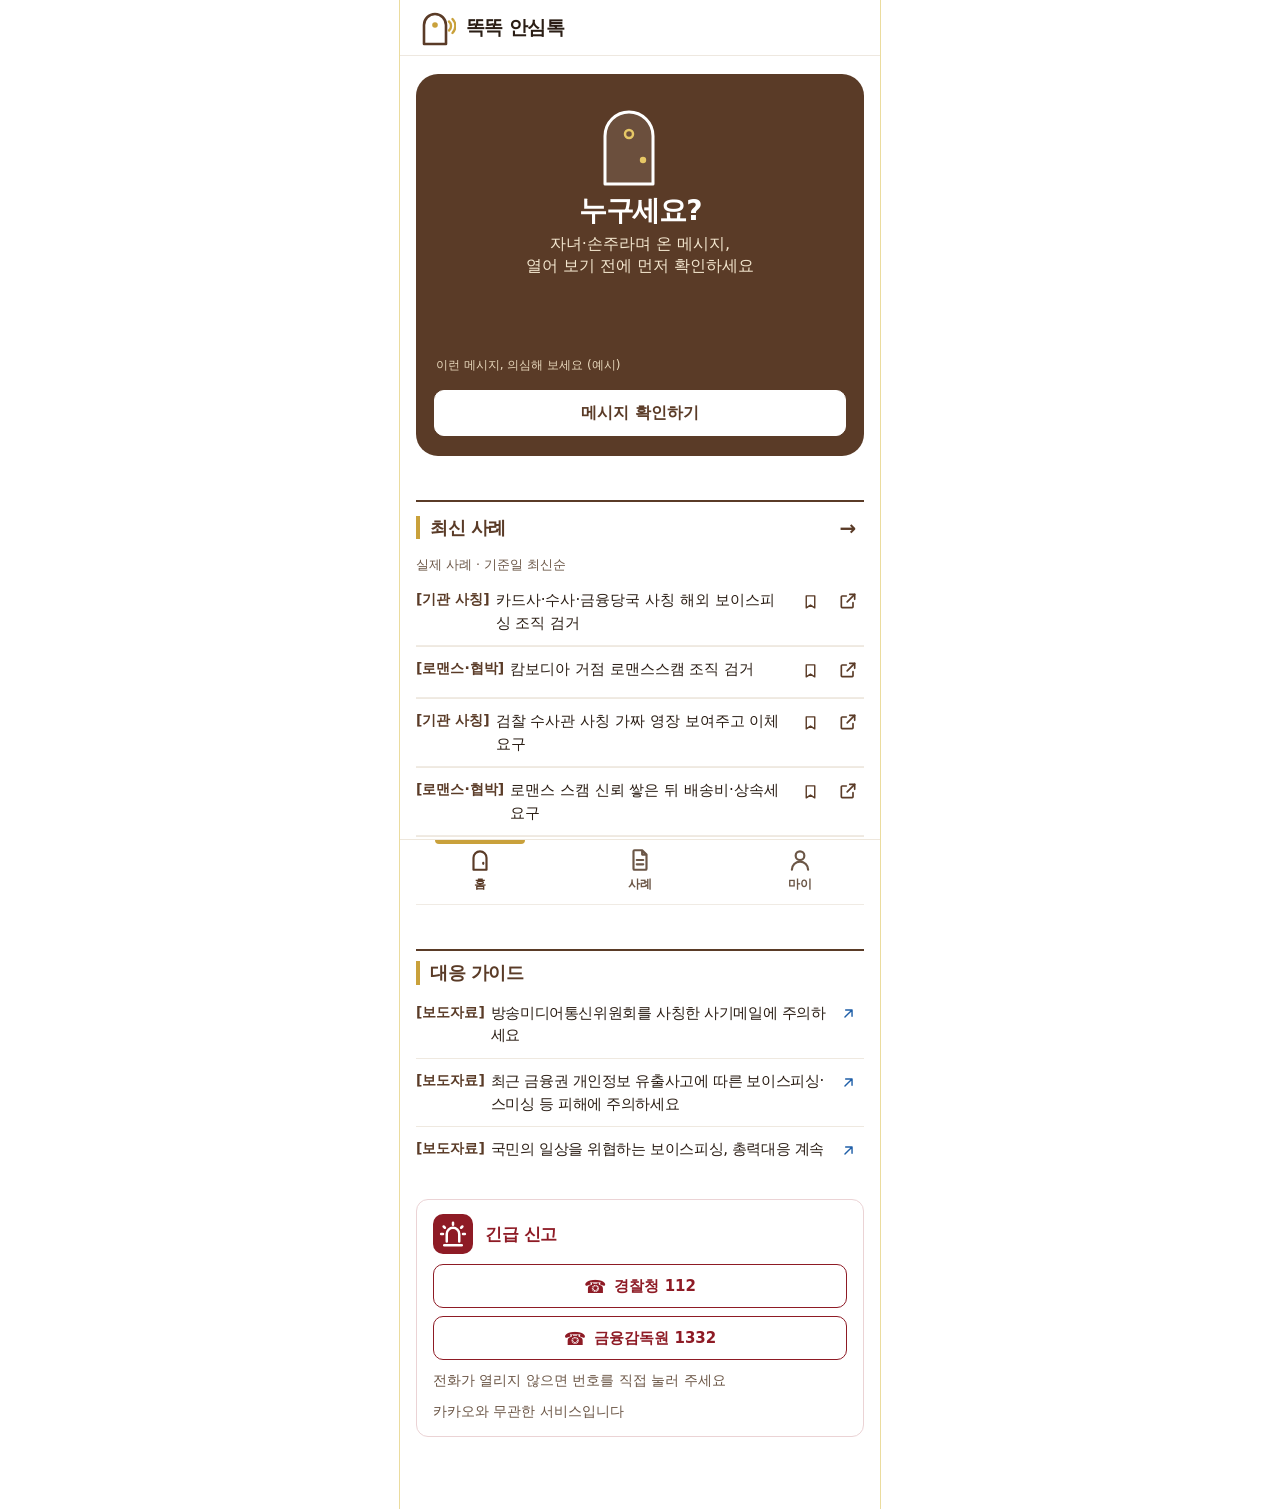
<file: pages/index0.6.html>
<!doctype html>
<!-- 똑똑 안심톡 wireframe v0.6 (2026-11-23) · 변경 이력은 README.md -->
<html lang="ko">
<head>
<meta charset="utf-8">
<meta name="viewport" content="width=device-width, initial-scale=1, viewport-fit=cover">
<title>똑똑 안심톡</title>
<style>
/* 모바일 세로 375px 기준. 본문 16px 이상, 버튼 44px 이상. 색은 로우파이(흑백) */
:root{--ink:#111;--line:#111;--soft:#eee;--mid:#ccc;--tab-h:56px;--bar-h:76px;--hdr-h:56px}
*,*::before,*::after{box-sizing:border-box}
html{-webkit-text-size-adjust:100%}
body{margin:0;background:#fff;color:var(--ink);font:18px/1.5 system-ui,-apple-system,"Apple SD Gothic Neo","Noto Sans KR",sans-serif;overflow-wrap:anywhere}
[hidden]{display:none !important}
h1,h2,h3,p,ul{margin:0}
ul{padding:0;list-style:none}
button,input,select,textarea{font:inherit;color:inherit}
.visually-hidden{position:absolute;width:1px;height:1px;overflow:hidden;clip:rect(0 0 0 0);white-space:nowrap}

#app{max-width:480px;min-height:100vh;min-height:100dvh;margin:0 auto;position:relative;border-inline:1px solid var(--mid)}
.screen{min-height:100vh;min-height:100dvh}
.screen-body{padding:16px 16px calc(var(--tab-h) + 12px);display:flex;flex-direction:column;gap:14px}
.screen-body.has-bottom-bar{padding-bottom:calc(var(--bar-h) + 12px)}

/* 헤더 */
.app-header{display:flex;align-items:center;gap:10px;min-height:var(--hdr-h);padding:6px 16px;border-bottom:2px solid var(--line);background:#fff}
.app-title{font-size:22px;line-height:1.3;font-weight:700;min-width:0}
.logo{flex:none;width:40px;height:40px}
.btn-icon{flex:none;width:44px;height:44px;border:1.5px solid var(--line);background:var(--soft);font-size:20px;font-weight:700;cursor:pointer}

/* 글 요소 */
.section-title{font-size:20px;font-weight:700;line-height:1.35}
.detail-heading{font-size:24px;line-height:1.35}
.label{font-size:18px;font-weight:700}
.help,.privacy-note,.notice-small,.state-desc,.case-meta{font-size:18px;color:#222}
.notice{border:1.5px dashed var(--line);padding:10px 12px;font-weight:700}
.field-error{font-weight:700}
.result-type{font-size:24px;font-weight:700;line-height:1.35}
.result-text{border:1.5px solid var(--line);padding:12px;line-height:1.7}
mark{background:#cfcfcf;text-decoration:underline;font-weight:700;color:inherit}
.check-list,.plain-list{display:flex;flex-direction:column;gap:8px}
.check-list li{border:1.5px solid var(--line);padding:10px 12px}
.plain-list li{padding-left:1.1em;position:relative}
.plain-list li::before{content:"•";position:absolute;left:0}

#case-detail{display:flex;flex-direction:column;gap:10px}
#case-detail .section-title{margin-top:8px}
.btn{color:var(--ink)}
.btn-primary{color:#fff}
/* 입력·버튼 */
.input-area{width:100%;min-height:190px;border:1.5px solid var(--line);padding:12px;resize:vertical;border-radius:0}
.input-line,.select{width:100%;min-height:48px;border:1.5px solid var(--line);padding:0 12px;border-radius:0;background:#fff}
.btn{display:flex;align-items:center;justify-content:center;min-height:48px;padding:6px 14px;border:1.5px solid var(--line);background:var(--soft);font-weight:700;text-align:center;text-decoration:none;cursor:pointer;border-radius:0}
.btn-lg{min-height:60px;font-size:20px}
.btn-wide{width:100%}
.btn:disabled{background:var(--mid);color:#222;border-style:dashed;cursor:not-allowed}
.btn-text{min-height:44px;padding:0 8px;border:0;background:none;font-weight:700;text-decoration:underline;cursor:pointer;margin-left:auto}
.btn-row,.hotline-links{display:flex;gap:8px;flex-wrap:wrap}
.btn-row>.btn,.hotline-links>.btn{flex:1 1 140px}
button:focus-visible,a:focus-visible,input:focus-visible,select:focus-visible,textarea:focus-visible{outline:3px solid var(--ink);outline-offset:2px}

/* 긴급 신고 */
.hotline{margin-top:6px;border:1.5px solid var(--line);background:var(--soft);padding:12px;display:flex;flex-direction:column;gap:10px}
.hotline-title{font-size:20px}

/* 상태 박스 */
.state-box{border:1.5px dashed var(--line);background:var(--soft);padding:14px;display:flex;flex-direction:column;gap:10px;align-items:flex-start}
.state-title{font-weight:700;font-size:20px}
.skeleton{width:100%;height:84px;background:var(--mid)}
.toast{position:fixed;left:50%;transform:translateX(-50%);bottom:calc(var(--bar-h) + 12px);width:min(448px,calc(100% - 32px));background:var(--ink);color:#fff;padding:12px 14px;font-weight:700;z-index:30}

/* 사례 목록 */
.filters{display:flex;flex-direction:column;gap:10px}
.chips,.more-filters{display:flex;gap:6px;flex-wrap:wrap}
.chip{min-height:44px;padding:0 10px;white-space:nowrap;font-size:17px;border:1.5px solid var(--line);background:#fff;font-weight:700;cursor:pointer;border-radius:22px}
.chip[aria-pressed="true"]{background:var(--ink);color:#fff}
.chip-more{border-style:dashed}
.sort-row{display:flex;align-items:center;gap:10px}
.sort-row label{flex:none;font-weight:700;margin-left:auto}
.result-count{font-size:20px;flex:none}
.sort-row .select{flex:0 1 190px;min-width:0}
.card-list{display:flex;flex-direction:column;gap:12px}
.case-card{border:1.5px solid var(--line);padding:12px;display:flex;flex-direction:column;gap:6px}
.case-type{align-self:flex-start;border:1.5px solid var(--line);padding:0 8px;font-weight:700;font-size:17px}
.case-title{font-size:20px;line-height:1.4}
.case-actions{display:flex;gap:8px;margin-top:6px}
.case-actions .btn{flex:1 1 0;min-height:44px}
.btn-save-card[aria-pressed="true"],.btn-save-case[aria-pressed="true"]{background:var(--ink);color:#fff}
#btn-save-case[aria-pressed="true"]{background:#fff;color:var(--ink)}

/* 마이페이지 */

/* 하단 고정: 저장 바(2단계) / 탭바(1단계) */
.bottom-bar{position:fixed;left:50%;transform:translateX(-50%);bottom:0;width:min(480px,100%);padding:8px 16px;background:#fff;border-top:2px solid var(--line);z-index:20;min-height:var(--bar-h)}
.bottom-bar .btn{width:100%}
.tabbar{position:fixed;left:50%;transform:translateX(-50%);bottom:0;width:min(480px,100%);display:flex;padding-bottom:env(safe-area-inset-bottom);background:#fff;border-top:2px solid var(--line);z-index:20}
.tab{flex:1 1 0;min-height:var(--tab-h);display:flex;align-items:center;justify-content:center;font-size:18px;font-weight:700;color:var(--ink);text-decoration:none;border-right:1px solid var(--line)}
.tab:last-child{border-right:0}
.tab[aria-current="page"]{background:var(--ink);color:#fff}
/* 2단계 화면이 보이면 탭바를 숨김 (JS 없이도 동작) */
#app:has(#screen-result:not([hidden])) #tabbar,
#app:has(#screen-check:not([hidden])) #tabbar,
#app:has(#screen-detail:not([hidden])) #tabbar{display:none}

@media (max-width:359px){
  .app-title{font-size:19px}
  .btn-lg{font-size:18px}
  .tab{font-size:17px}
}

.btn-primary,.btn-primary:disabled{--x:0}
.btn.btn-primary{background:var(--ink);color:#fff}
.btn.btn-primary:disabled{background:var(--mid);color:#222}

#result-found{display:flex;flex-direction:column;gap:12px}

/* 이미 보냈다면 (접이식) */
.fold{border:2px solid var(--line);background:#fff}
.fold-summary{display:flex;align-items:center;min-height:56px;padding:8px 14px;font-weight:700;font-size:20px;cursor:pointer;list-style:none}
.fold-summary::-webkit-details-marker{display:none}
.fold-summary::after{content:"＋";margin-left:auto;padding-left:10px}
.fold[open]>.fold-summary::after{content:"－"}
.fold[open]>.fold-summary{border-bottom:1.5px solid var(--line);background:var(--soft)}
.fold-body{display:flex;flex-direction:column;gap:10px;padding:14px}
.fold-inner{border-width:1.5px;border-style:dashed}
.fold-inner .fold-summary{font-size:18px;min-height:48px}
.steps{display:flex;flex-direction:column;gap:10px;padding-left:1.4em}
.steps li{padding-left:.2em}
.steps a{font-weight:700;color:var(--ink)}
#already-sent{border-color:var(--ink)}

/* 홈: 예시 기사 */
.news{display:flex;flex-direction:column;gap:8px;margin-top:6px}
.news-card{border:1.5px solid var(--line);padding:12px;display:flex;flex-direction:column;gap:8px}
.news-headline{font-size:20px;line-height:1.4}
.news-headline a{color:var(--ink)}
.news-summary{font-size:18px}

/* 유형 필터 라벨·마이페이지 건수 */
.filter-label{font-weight:700;font-size:18px}
.saved-count{font-size:18px}

/* ===== 디자인: 현관문 콘셉트 ('누구세요?' 하고 확인한 뒤 문을 연다) =====
   색: 나무문 #5A3B27 · 바탕 #FBF7EC · 연노랑 선 #EBDC9E · 황동 #C9A13B · 긴급(진한 빨강) #8E1B25 · 안심 #2F7A57
   글: 시스템 한글 서체, 제목 800 굵기. 장식은 현관문 하나에만 쓰고 나머지는 선과 여백으로 정리 */
:root{
  --steel:#5A3B27;--steel-2:#6F4A33;--frame:#FBF7EC;--brass:#C9A13B;--brass-soft:#F6EBC6;
  --alert:#8E1B25;--alert-dark:#68121A;--alert-soft:#F7E5E6;--safe:#2F7A57;
  --ink:#2A1D14;--sub:#6B5646;--rule:#EBDC9E;--paper:#fff;
}
body{background:var(--frame);color:var(--ink);font-family:"Pretendard","Noto Sans KR","Apple SD Gothic Neo","Malgun Gothic",system-ui,sans-serif;font-weight:500}
#app{background:var(--frame);border-inline:0;box-shadow:0 0 0 1px var(--rule)}
.screen-body{gap:18px;padding-top:20px}
h1,h2,h3{letter-spacing:-.025em}

/* 헤더: 문틀색 바탕, 로고만 포인트 */
.app-header{background:var(--frame);color:var(--ink);border-bottom:1px solid var(--rule);min-height:64px}
.logo{width:40px;height:40px}
.app-title{font-size:23px;font-weight:800;letter-spacing:-.03em}
.btn-icon{background:transparent;border:1.5px solid var(--steel);color:var(--steel);border-radius:10px}

/* 현관문: 홈 상단 입력 영역 */
.door{position:relative;background:var(--steel);color:#fff;border-radius:170px 170px 12px 12px;padding:70px 18px 20px;display:flex;flex-direction:column;gap:12px;margin-top:6px}
.peephole{position:absolute;top:24px;left:50%;width:22px;height:22px;margin-left:-11px;border-radius:50%;background:radial-gradient(circle at 35% 35%,#8a6a50 0,#2b190e 62%);box-shadow:0 0 0 3px var(--brass)}
.door-title{font-size:40px;line-height:1.1;font-weight:800;text-align:center;letter-spacing:-.04em}
.door-sub{text-align:center;color:#F3E6CE;font-size:18px;margin-bottom:6px}
.door .input-area{min-height:150px;background:var(--frame);color:var(--ink);border:0;border-radius:10px;box-shadow:none}
.door .input-area::placeholder{color:#8a7561}
.door .btn{background:transparent;color:#fff;border:1.5px solid #D9BE62;border-radius:10px}
.door .btn.btn-primary{background:#fff;color:var(--steel);border-color:#fff;box-shadow:none;font-size:21px;font-weight:800}
.door .btn.btn-primary:disabled{background:rgba(255,255,255,.22);color:#e8dcc4;border:1.5px solid transparent}
.door .help,.door .privacy-note{color:#E8D8BC;font-size:17px}
.door .privacy-note{text-align:center}
.door .field-error{color:#FFE3EA;background:rgba(142,27,37,.6);padding:8px 10px;border-radius:8px}

/* 글·공통 요소 */
.section-title{font-size:22px;font-weight:800;color:var(--ink)}
.help,.notice-small,.state-desc,.case-meta,.privacy-note{color:var(--sub)}
.notice{background:var(--brass-soft);border:0;border-left:5px solid var(--brass);border-radius:6px;color:var(--ink)}
.result-text,.check-list li{background:var(--paper);border:1px solid var(--rule);border-radius:8px}
.check-list li{position:relative;padding-left:42px}
.check-list li::before{content:"";position:absolute;left:14px;top:50%;width:16px;height:16px;margin-top:-8px;border:2px solid var(--safe);border-radius:4px}
mark{background:#FFE29A;text-decoration:none;border-radius:3px;padding:0 3px}
.btn{background:var(--paper);color:var(--steel);border:1.5px solid var(--steel);border-radius:10px}
.btn.btn-primary{background:var(--steel);color:#fff;border-color:var(--steel);box-shadow:none}
.btn.btn-primary:active{background:var(--steel-2)}
.btn:disabled,.btn.btn-primary:disabled{background:#EFE6D0;color:#7a6755;border:1.5px solid #EFE6D0}
.input-line,.select,.input-area{border-radius:10px;border:1.5px solid #D9BE62;background:var(--paper)}
.btn-text{color:var(--steel)}
button:focus-visible,a:focus-visible,input:focus-visible,select:focus-visible,textarea:focus-visible{outline:3px solid var(--brass);outline-offset:2px}

/* 뉴스: 신문 스크랩처럼 선만 사용 */
.news{gap:0;margin-top:4px}
.news-card{background:transparent;border:0;border-top:2px solid var(--steel);border-radius:0;padding:14px 0 4px}
.news-headline{font-weight:800}
.news-headline a{color:var(--ink)}

/* 긴급 신고: 빨간 띠 */
.hotline{background:var(--alert);color:#fff;border:0;border-radius:12px;padding:16px;margin-top:8px}
.hotline-title{color:#fff;font-size:22px;font-weight:800}
.hotline .btn,.hotline-links>.btn{background:#fff;color:var(--alert-dark);border:0;font-size:19px;font-weight:800}
.hotline .btn::before,.hotline-links>.btn::before{content:"☎";margin-right:8px;font-size:20px}
.hotline .notice-small{color:#FCE6E8}
#result-found .hotline-links>.btn{background:var(--alert);color:#fff}
#btn-similar{background:var(--paper);color:var(--steel)}

/* 상태 박스·접이식 */
.state-box{background:var(--paper);border:1.5px dashed #D9BE62;border-radius:10px}
.skeleton{background:#EFE6D0;border-radius:6px}
.fold{background:var(--paper);border:2px solid var(--alert);border-radius:10px;overflow:hidden}
.fold-summary{color:var(--alert-dark);font-weight:800}
.fold[open]>.fold-summary{background:var(--alert-soft);border-bottom-color:#E8BBBE}
.fold-inner{border:1.5px dashed #D9BE62;border-radius:8px}
.fold-inner .fold-summary{color:var(--steel)}
.steps a{color:var(--steel)}

/* 사례 목록: 카드 대신 구분선 행 */
.chip{background:var(--paper);color:var(--steel);border:1.5px solid #D9BE62;border-radius:24px;font-weight:700}
.chip[aria-pressed="true"]{background:var(--steel);color:#fff;border-color:var(--steel)}
.chip-more{border-style:dashed}
.card-list{gap:0}
.case-card{background:transparent;border:0;border-top:1px solid var(--rule);border-radius:0;padding:18px 0;box-shadow:none;gap:8px}
.card-list>.case-card:first-child{border-top:2px solid var(--steel)}
.case-type{border:0;padding:0;background:none;font-size:17px;font-weight:800;color:var(--steel);display:flex;align-items:center;gap:8px}
.case-type::before{content:"";width:12px;height:12px;border-radius:3px;background:var(--steel)}
.case-card[data-type="agency"] .case-type::before{background:var(--brass)}
.case-card[data-type="loan"] .case-type::before{background:var(--safe)}
.case-card[data-type="shipping"] .case-type::before{background:#8a4a2a}
.case-title{font-size:21px;font-weight:800;line-height:1.4}
.case-actions .btn.btn-open{background:var(--steel);color:#fff;border-color:var(--steel)}
.btn-save-card[aria-pressed="true"],.btn-save-case[aria-pressed="true"]{background:var(--brass-soft);color:var(--steel);border-color:var(--brass)}
#btn-save-case[aria-pressed="true"]{background:var(--brass-soft);color:var(--steel)}
.toast{background:var(--steel);border-radius:10px}

/* 사례 상세 */
#case-detail .section-title{border-left:5px solid var(--brass);padding-left:10px;font-size:20px}
.detail-heading{font-weight:800}

/* 하단 고정 영역 */
.bottom-bar{background:var(--frame);border-top:1px solid var(--rule);box-shadow:none}
.tabbar{background:var(--frame);border-top:1px solid var(--rule);box-shadow:none}
.tab{flex-direction:column;gap:2px;min-height:64px;border-right:0;color:var(--sub);font-size:16px;font-weight:700}
.tab-ico{width:26px;height:26px}
.tab[aria-current="page"]{background:transparent;color:var(--steel)}
.tab[aria-current="page"]::after{content:"";position:absolute;top:0;left:22%;right:22%;height:4px;background:var(--brass);border-radius:0 0 4px 4px}
.tab{position:relative}
.tab[aria-current="page"] .tab-ico{color:var(--steel)}
:root{--tab-h:64px}
/* 홈 첫 화면에 '유형 확인하기'까지 보이도록 현관문 높이 조정 */
.door{padding-top:62px;gap:10px;border-radius:160px 160px 12px 12px}
.peephole{top:22px}
.door-title{font-size:36px}
.door-sub{font-size:18px;line-height:1.4;margin-bottom:2px}
.door .input-area{min-height:112px}
.door .help{margin-top:-2px;line-height:1.45}

/* 긴급 신고: 빨간 바탕 위 글자를 흰색·굵게, 안내 문구는 크기와 굵기 보강 */
.hotline{padding:18px 16px}
.hotline-title{color:#fff;font-size:24px;font-weight:800}
.hotline .btn,.hotline-links>.btn{font-size:21px;font-weight:800;min-height:56px;box-shadow:0 2px 0 rgba(0,0,0,.25)}
.hotline .notice-small{color:#fff;font-size:18px;font-weight:600;line-height:1.5}
.hotline .hotline-links{flex-direction:column}
.hotline .hotline-links>.btn{flex:none;width:100%;word-break:keep-all}

/* 홈 히어로: 입력칸 없이 소개 + 버튼 */
.hero{padding-bottom:22px}
.hero .btn-primary{text-decoration:none;margin-top:6px}
.hero .privacy-note{margin-top:2px}
#home-cases .btn-wide{margin-top:12px}

/* ===== 9주차: 탐색 영역(검색·유형·보기 조건·초기화·정렬) ===== */
.search-row{display:flex;gap:8px;align-items:stretch}
.search-row .input-line{flex:1 1 auto;min-width:0}
.search-row .btn{flex:none;min-width:72px}
.option-row{display:flex;align-items:center;justify-content:space-between;gap:10px;flex-wrap:wrap}
.check-row{display:flex;align-items:center;gap:8px;min-height:44px;font-weight:700;font-size:17px;color:var(--ink);cursor:pointer}
.check-row input{width:22px;height:22px;accent-color:var(--steel)}
.btn-reset{min-height:44px;padding:0 14px}
.btn-reset:disabled{opacity:.45;cursor:default}
.filter-note{font-size:15px;color:var(--sub);font-weight:400}
.sort-row{padding-top:8px;border-top:1px solid var(--rule)}
.origin-tag{display:inline-block;margin-left:6px;padding:1px 8px;font-size:14px;font-weight:700;color:var(--alert);background:var(--alert-soft);border-radius:10px}
#btn-load-more{margin-top:12px}
.filter-hint{font-size:14px;font-weight:400;color:var(--sub)}
#list-notice{margin:8px 0}
#btn-relax{white-space:normal;text-align:center}

/* ===== v0.4 보완: 헤더 고정 · 접이식 필터 · 기호 버튼 · 여백 정리 ===== */
.screen{min-height:0}
.app-header{position:sticky;top:0;z-index:30;min-height:56px}
.screen-body{padding-top:12px;gap:14px}
#screen-check .screen-body,#screen-result .screen-body{padding-bottom:24px}
.section-head{display:flex;align-items:center;justify-content:space-between;gap:10px}
.section-head .section-title{flex:1 1 auto;min-width:0}
.icon-link{flex:none;display:flex;align-items:center;justify-content:center;width:48px;height:48px;border:1.5px solid var(--steel);border-radius:50%;color:var(--steel);font-size:24px;font-weight:800;text-decoration:none}
.toolbar-row{display:flex;gap:8px;align-items:stretch}
.btn-filter{flex:1 1 auto;justify-content:space-between;gap:8px;padding:6px 16px;background:var(--paper);color:var(--steel);border:1.5px solid var(--steel)}
.btn-filter .chev{margin-left:auto;font-size:18px}
.filter-badge{min-width:24px;padding:0 7px;border-radius:12px;background:var(--steel);color:#fff;font-size:15px;line-height:24px;text-align:center}
.toolbar-row .btn-reset{flex:none}
.filter-panel{display:flex;flex-direction:column;gap:10px;padding:12px;border:1.5px solid #D9BE62;border-radius:10px;background:var(--paper)}
.filter-panel[hidden]{display:none}
.filter-panel .filter-label{margin:2px 0 0}
#btn-load-more{font-size:20px}

/* ===== 카드 한 줄 구성(제목 + › 버튼), 마이페이지 삭제, 검색 줄 필터 버튼 ===== */
.page-title{font-size:22px;font-weight:800;margin:0}
.case-card{gap:4px;padding:14px 0}
.case-row{display:flex;align-items:center;gap:10px}
.case-title{flex:1 1 auto;min-width:0;font-size:18px;font-weight:800;line-height:1.4;margin:0}
.case-link{display:block;width:100%;padding:6px 0;border:0;background:none;color:inherit;font:inherit;text-align:left;cursor:pointer}
.case-link:hover,.case-link:focus-visible{text-decoration:underline}
.row-actions{display:flex;gap:6px;flex:none}
.icon-open{flex:none;display:flex;align-items:center;justify-content:center;width:44px;height:44px;padding:0;border:1.5px solid var(--steel);border-radius:50%;background:var(--paper);color:var(--steel);font-size:26px;line-height:1;font-weight:700;cursor:pointer}
.btn-delete.icon-open{border-color:var(--alert);color:var(--alert)}
.case-meta{font-size:15px}
.case-type{font-size:15px}
.search-row .btn-filter{flex:none;min-width:0;gap:6px;padding:6px 12px;justify-content:center}
.search-row .btn-filter .chev{margin-left:0}
.sort-row{gap:8px}
.sort-row .result-count{flex:1 1 auto;min-width:0;font-size:17px}
.sort-row .btn-reset{flex:none;min-width:44px;width:44px;padding:0;font-size:22px}
.sort-row .select{flex:0 0 118px;min-width:0}

/* ===== 글자 크기 한 단계 축소 (본문 16px 기준, 입력칸은 16px 유지) ===== */
body{font-size:16px}
.app-title{font-size:19px}
.page-title{font-size:19px}
.section-title,.section-head .section-title{font-size:18px}
#case-detail .section-title{font-size:17px}
.detail-heading{font-size:21px}
.label,.filter-label,.saved-count{font-size:15px}
.help,.privacy-note,.notice-small,.state-desc,.news-summary{font-size:15px}
.case-meta{font-size:14px}
.case-type{font-size:14px}
.case-title{font-size:17px}
.result-type{font-size:21px}
.state-title{font-size:17px}
.btn{font-size:16px;min-height:44px}
.btn-lg{font-size:17px;min-height:52px}
.chip{font-size:15px;min-height:40px}
.check-row{font-size:15px}
.result-count,.sort-row .result-count{font-size:16px}
.filter-note,.filter-hint{font-size:13px}
.fold-summary{font-size:17px;min-height:52px}
.fold-inner .fold-summary{font-size:16px;min-height:44px}
.news-headline{font-size:17px}
.door-title{font-size:32px}
.door-sub{font-size:16px}
.door .btn.btn-primary{font-size:18px}
.door .help,.door .privacy-note{font-size:14px}
.hotline-title{font-size:20px}
.hotline .btn,.hotline-links>.btn{font-size:18px;min-height:52px}
.hotline .btn::before,.hotline-links>.btn::before{font-size:18px}
.hotline .notice-small{font-size:15px}
.tab{font-size:14px;min-height:60px}
:root{--tab-h:60px}
.input-area,.input-line,.select{font-size:16px}
#btn-load-more{font-size:17px}

/* 11/16 색상 정리: 배경 흰색, 버튼은 기존 크림색 */
:root{--frame:#fff;--cream:#FBF7EC}
body,#app,.app-header,.tabbar,.bottom-bar{background:#fff}
.btn,.chip,.btn-filter,.icon-open,.icon-link,.btn-reset{background:var(--cream)}
.btn.btn-primary{background:var(--cream);color:var(--steel);border-color:var(--steel)}
.chip[aria-pressed="true"]{background:var(--steel);color:#fff}
.btn:disabled,.btn.btn-primary:disabled{background:#EFE6D0;color:#7a6755;border-color:#EFE6D0}
.door .btn{background:transparent;color:#fff}
.door .btn.btn-primary{background:#fff;color:var(--steel);border-color:#fff}
.hotline .btn,.hotline-links>.btn{background:#fff;color:var(--alert-dark)}
#result-found .hotline-links>.btn{background:var(--alert);color:#fff}

/* 11/16 아이콘·글자 설정·페이지 번호 */
body[data-fs="1"]{zoom:1.12}
body[data-fs="2"]{zoom:1.25}
#hotline{background:var(--cream);color:var(--ink);border:1.5px solid var(--rule);padding:14px 16px}
#hotline .hotline-head{display:flex;align-items:center;gap:12px}
.alert-ico{flex:none;width:48px;height:48px;border-radius:10px;background:var(--alert);display:flex;align-items:center;justify-content:center}
#hotline .hotline-title{color:var(--alert);font-size:20px}
#hotline .hotline-links{flex-direction:column}
#hotline .btn{background:#fff;color:var(--alert);border:1.5px solid var(--alert);box-shadow:none}
#hotline .notice-small{color:var(--sub);font-size:14px;font-weight:500}
.fs-wrap{position:relative;flex:none}
.btn-font{min-height:44px;min-width:44px;padding:0 10px;gap:4px;font-size:17px}
.btn-font .chev{font-size:14px}
.font-menu{position:absolute;left:0;top:50px;z-index:40;min-width:150px;background:#fff;border:1.5px solid var(--steel);border-radius:10px;padding:6px;box-shadow:0 4px 14px rgba(0,0,0,.15)}
.font-menu[hidden]{display:none}
.font-menu button{display:flex;align-items:center;gap:10px;width:100%;min-height:44px;padding:0 10px;border:0;border-radius:8px;background:#fff;color:var(--ink);font-size:16px;font-weight:600;text-align:left;cursor:pointer}
.font-menu button b{display:inline-flex;align-items:center;justify-content:center;width:30px;height:30px;border-radius:6px;background:var(--cream);border:1px solid var(--rule);color:var(--steel)}
.font-menu button b.big{font-size:20px}
.font-menu button[aria-checked="true"]{background:var(--cream)}
.font-menu button[aria-checked="true"] b{background:var(--steel);color:#fff}
.pager{display:flex;justify-content:center;gap:8px;margin:18px 0 8px}
.pager[hidden]{display:none}
.pager .pg{min-width:44px;min-height:44px;padding:0 12px;border:0;border-radius:8px;background:var(--cream);color:var(--ink);font-size:16px;font-weight:700;cursor:pointer}
.pager .pg[aria-current="page"]{background:var(--steel);color:#fff}
.pager .pg:disabled{opacity:.4;cursor:default}

/* 11/16 기호 버튼 축소 */
.icon-open,.btn-delete.icon-open{width:36px;height:36px}
.icon-link{width:40px;height:40px;font-size:20px}
.sort-row .btn-reset{min-width:40px;width:40px;min-height:40px;font-size:20px}
.btn-font{min-height:40px;min-width:40px}
.btn-font .chev{font-size:12px}
.font-menu{top:46px}

/* 11/23 디자인 정리: 색은 갈색 포인트만, 버튼 단순화, 히어로 축소, 카드 선 줄임 */
.btn,.btn-filter,.btn-reset,.chip{background:#fff;color:var(--steel);border:1.5px solid #D8CCBF;box-shadow:none}
.btn.btn-primary,#btn-search{background:var(--steel);color:#fff;border-color:var(--steel)}
.chip[aria-pressed="true"]{background:var(--steel);color:#fff;border-color:var(--steel)}
.btn:disabled,.btn.btn-primary:disabled{background:#F1EEEA;color:#A39689;border-color:#F1EEEA}
.icon-open,.icon-link,.btn-delete.icon-open{background:transparent;border:0;width:36px;height:36px;color:var(--steel)}
.icon-link{width:40px;height:40px}
.btn-delete.icon-open{color:var(--alert)}
.door{border-radius:28px;padding:28px 20px 22px;gap:8px}
.door .door-title{font-size:28px}
.door .door-sub{font-size:16px;margin-bottom:10px}
.door .knob,.door .door-knob{display:none}
.door .btn.btn-primary{background:#fff;color:var(--steel);border-color:#fff}
.app-header{border-bottom:1px solid #EEE8E0}
.section-head{border-bottom:1px solid #EEE8E0}
#case-list>li,#home-case-list>li,#saved-case-list>li{border-bottom:1px solid #F0EBE4}
.sort-row{border-top:0}
.font-menu button b{background:#F6F2EC;border-color:#E6DDD2}
.pager .pg{background:#F6F2EC}
.pager .pg[aria-current="page"]{background:var(--steel)}
#hotline{background:#fff;border:1.5px solid #EBD3D5}
.peephole{display:none}
.case-card{border-top:1px solid #F0EBE4}
.card-list>.case-card:first-child{border-top:1px solid #E6DDD2}
.section-head{border-bottom:1px solid #E6DDD2}
.tabbar{border-top:1px solid #EEE8E0}
.sort-row{border-top:0;padding-top:4px}

/* 11/23 히어로: 문 손잡이·도어 스코프 */
.door{padding-top:52px}
.peephole{display:block;position:absolute;top:16px;left:50%;transform:translateX(-50%);width:22px;height:22px;border-radius:50%;border:3px solid #C9A13B;background:radial-gradient(circle at 35% 35%,#8a6a50,#2a1d14)}
.handle{position:absolute;right:14px;top:96px;width:26px;height:26px;border-radius:50%;background:radial-gradient(circle at 35% 30%,#E6C766,#B38A25);box-shadow:0 2px 4px rgba(0,0,0,.35)}
.handle i{position:absolute;right:13px;top:9px;width:52px;height:9px;border-radius:5px;background:linear-gradient(#EBCB6E,#B38A25);box-shadow:0 2px 3px rgba(0,0,0,.35)}
.door .door-sub{padding-right:12px}
.handle{top:66px}
.handle i{width:38px}
.door .door-sub{padding-right:0}

/* 11/23 히어로 장식 제거 (도어 스코프·손잡이) */
.peephole,.handle{display:none!important}
.door{padding-top:28px}

/* 11/23 정리: 히어로 축소, 버튼 단순화(크림 제거), 카드 가볍게, 글씨 축소 */
body{font-size:14.5px}
body .page-title{font-size:20px}
body .section-head h2,body .section-title{font-size:17px}
body .case-title{font-size:15.5px;line-height:1.4}
body .case-meta,body .case-type,body .news-source,body .news-date{font-size:12.5px}
body .case-card{padding:14px 0;gap:5px}
body .btn{background:#fff;color:var(--steel);border:1.5px solid var(--steel);font-size:14.5px;min-height:40px;font-weight:700}
body .btn.btn-primary{background:var(--steel);color:#fff}
body .btn:disabled,body .btn.btn-primary:disabled{background:#F3EFEA;color:#9a8b7d;border-color:#E6DDD2}
body .btn-font,body .btn-reset,body .btn-filter{min-height:36px;font-size:14px}
body .search-row .btn{min-height:40px}
body .search-row #query,body .select{font-size:16px}
body .chip{background:#fff;font-size:13.5px;min-height:34px;padding:0 12px;border-color:#D9CBB5;color:var(--steel)}
body .chip[aria-pressed="true"]{background:var(--steel);color:#fff;border-color:var(--steel)}
body .icon-open,body .icon-link{background:transparent;border:0;width:32px;height:32px;color:var(--steel)}
body .icon-open svg{width:20px;height:20px}
body .icon-link{font-size:20px}
body .btn-delete.icon-open{color:var(--alert)}
body .sort-row .btn-reset{width:36px;min-width:36px;min-height:36px;background:transparent;border:0;font-size:20px}
body .pager .pg{background:#fff;border:1px solid #E6DDD2;font-size:14px;min-width:38px;min-height:38px}
body .pager .pg[aria-current="page"]{background:var(--steel);color:#fff;border-color:var(--steel)}
body .font-menu button{font-size:14px;min-height:40px}
body .tab{font-size:12px}
body .tabbar{border-top:1px solid #EEE7DC}
body .door{border-radius:22px;padding:26px 18px 20px;gap:8px}
body .door .door-knob,body .door .knob{display:none}
body .door-title{font-size:26px}
body .door-sub{font-size:14px;margin-bottom:8px}
body .door .btn.btn-primary{background:#fff;color:var(--steel);border-color:#fff;font-size:16px;min-height:46px}
body .door .btn{background:transparent;color:#fff;border-color:#D9BE62}
body #hotline .btn{background:#fff;color:var(--alert);border-color:var(--alert)}
body #hotline .hotline-title{font-size:17px}
body .alert-ico{width:40px;height:40px}
body .hotline .btn,body .hotline-links>.btn{font-size:15px;min-height:44px}
body #result-found .hotline-links>.btn{background:var(--alert);color:#fff;border-color:var(--alert)}
body .notice-small,body .help,body .filter-note,body .label,body .filter-label{font-size:13px}
body .result-count,body .sort-row .result-count{font-size:14px}

/* 11/23 저장(북마크) */
body .btn-bookmark[aria-pressed="true"]{color:var(--brass)}
body .btn-bookmark[aria-pressed="true"] svg{fill:currentColor}
body .row-actions{gap:2px}

body #state-saved-empty{align-items:stretch;text-align:center;padding:24px 16px;gap:8px}
body #state-saved-empty .btn{margin-top:8px}
body #state-saved-empty .state-desc{word-break:keep-all}

/* 11/23 히어로 비주얼·모션, 최신 사례(기사) */
body .hero{padding:20px 18px 20px;gap:6px;align-items:stretch}
body .hero-visual{display:flex;justify-content:center;margin-bottom:-2px}
.hero-door{overflow:visible}
.hero-door .door-body{transform-origin:54px 90px;animation:knock 3.6s ease-in-out infinite}
.hero-door .wave{opacity:0;animation:wave 3.6s ease-out infinite}
.hero-door .w2{animation-delay:.12s}.hero-door .w3{animation-delay:.24s}
@keyframes knock{0%,32%,100%{transform:rotate(0)}6%{transform:rotate(-5deg)}12%{transform:rotate(1deg)}18%{transform:rotate(-5deg)}24%{transform:rotate(1deg)}}
@keyframes wave{0%{opacity:0}6%{opacity:1}30%{opacity:0}100%{opacity:0}}
body .hero .door-title{margin-top:2px}
.hero-chat{position:relative;height:74px;margin:6px 0 4px}
.hero-chat .bubble{position:absolute;left:0;right:0;top:0;margin:0;padding:10px 12px;border-radius:14px 14px 14px 4px;background:rgba(255,255,255,.14);color:#fff;font-size:14px;line-height:1.4;opacity:0;transform:translateY(8px);animation:bubble 9s ease-in-out infinite}
.hero-chat .bubble:nth-of-type(2){animation-delay:3s}
.hero-chat .bubble:nth-of-type(3){animation-delay:6s}
.hero-chat .bubble b{display:inline-block;margin-right:4px;color:#FFD66B;animation:blink 1.2s ease-in-out infinite}
.hero-chat .chat-label{position:absolute;left:2px;bottom:0;font-size:12px;color:#E8D8BC}
@keyframes bubble{0%{opacity:0;transform:translateY(8px)}5%,28%{opacity:1;transform:none}33%,100%{opacity:0;transform:translateY(-6px)}}
@keyframes blink{0%,100%{opacity:1}50%{opacity:.35}}
@media (prefers-reduced-motion:reduce){
  .hero-door .door-body,.hero-door .wave,.hero-chat .bubble,.hero-chat .bubble b{animation:none}
  .hero-door .wave{opacity:1}
  .hero-chat .bubble{opacity:0;transform:none}
  .hero-chat .bubble:first-of-type{opacity:1}
}
body .news-card{border:0;border-top:1px solid #F0EBE4;padding:14px 0;gap:6px}
body #news-list>.news-card:first-child{border-top:1px solid #E6DDD2}
body .news-headline{font-size:15.5px;font-weight:800;line-height:1.4;flex:1;min-width:0}
body .news-summary{font-size:13.5px;line-height:1.5;color:var(--sub);margin:0}
body .news-open{text-decoration:none}
body #news-list{list-style:none;margin:0;padding:0}

/* 11/23 게시판형 목록, 섹션 구분, 제목/섹션 굵기·색 구분 */
body .case-card{padding:11px 0;gap:4px;border-top:1px solid #EFE9E0}
body .card-list>.case-card:first-child{border-top:0}
body .case-line{display:flex;align-items:flex-start;gap:6px}
body .case-tag{flex:none;font-size:14px;font-weight:700;color:var(--steel);line-height:1.5;white-space:nowrap}
body .d-badge{flex:none;display:inline-flex;align-items:center;justify-content:center;width:20px;height:20px;margin-top:1px;border-radius:50%;background:#8A7B6C;color:#fff;font-size:12px;font-weight:700}
body .case-line .btn-bookmark,body .case-line .btn-delete{flex:none;width:28px;height:28px;margin-top:-2px}
body .case-line .btn-bookmark svg,body .case-line .btn-delete svg{width:17px;height:17px}
body .case-line .case-title{flex:1;min-width:0;margin:0}
body .case-link,body .news-title{font-size:15px;font-weight:500;line-height:1.5;color:var(--ink);text-align:left;text-decoration:none;padding:0;background:none;border:0;cursor:pointer;font-family:inherit}
body .src-link{flex:none;display:inline-flex;align-items:center;justify-content:center;width:28px;height:28px;margin-top:-2px;color:#1F5FA8;text-decoration:none}
body .src-link[hidden]{display:none}
body .case-tags{display:flex;gap:4px;flex-wrap:wrap;margin:2px 0 0}
body .case-tags[hidden]{display:none}
body .cond-tag{font-size:12px;padding:1px 8px;border:1px solid #D9CBB5;border-radius:10px;color:var(--sub);background:#fff}
body .section-title{font-size:18px;font-weight:800;color:var(--steel);padding-left:10px;border-left:4px solid var(--brass);line-height:1.3;margin:0}
body .section-head{border-bottom:0;margin-top:30px;margin-bottom:2px;padding:10px 0;border-top:2px solid var(--steel)}
body #news{margin-top:30px;border-top:2px solid var(--steel);padding-top:10px}
body #news .section-title{margin-bottom:6px}
body #home-cases{margin-top:0}
body .section-note{margin:0 0 4px;font-size:12.5px;color:var(--sub)}
body .page-label{margin:0 0 6px;font-size:13px;font-weight:700;color:var(--sub)}
body .sort-row{gap:10px}

/* 11/23 아이콘은 항상 오른쪽 정렬: 사례 화면=[유형]+북마크 / 제목+열기, 홈=[유형] 제목 ··· 북마크 열기 */
body .case-line{display:grid;grid-template-columns:minmax(0,1fr) auto;grid-template-areas:"head bm" "title open";column-gap:6px;row-gap:4px;align-items:center}
body .case-head{grid-area:head;display:flex;align-items:center;gap:6px;min-width:0}
body .case-line .btn-bookmark,body .case-line .btn-delete{grid-area:bm;justify-self:end;margin:0;width:32px;height:32px}
body .case-line .case-title{grid-area:title;margin:0;min-width:0}
body .case-line .case-open,body .case-line .src-link{grid-area:open;justify-self:end;margin:0;width:32px;height:32px}
body .case-line .case-open{color:var(--steel)}
body .case-card.mode-home .case-line{grid-template-columns:auto minmax(0,1fr) auto auto;grid-template-areas:"head title bm open";align-items:start}
body .case-card.mode-home .case-line .btn-bookmark,body .case-card.mode-home .case-line .btn-delete,body .case-card.mode-home .case-line .case-open,body .case-card.mode-home .case-line .src-link{margin-top:-4px}
body .case-card.mode-home .case-tag{line-height:1.5}
body .case-card.news-row .case-line{grid-template-columns:auto minmax(0,1fr) auto;grid-template-areas:"head title open"}

</style>
</head>
<body>
<!-- 규칙: id = JS가 한 번만 찾는 요소 / class = 반복 요소 / data-field = JSON 필드명(camelCase) 그대로 -->
<div id="app">

  <!-- ===== 1. 홈 (1단계 탭 화면) ===== -->
  <section id="screen-home" class="screen" data-screen="home" aria-labelledby="service-name">
    <header class="app-header">
      <img id="logo" class="logo" alt="" width="40" height="40" src="data:image/svg+xml,%3Csvg xmlns='http://www.w3.org/2000/svg' width='40' height='40' viewBox='0 0 40 40' fill='none'%3E%3Cpath d='M8 36V17a11 11 0 0 1 22 0v19z' stroke='%235A3B27' stroke-width='2.6' stroke-linejoin='round'/%3E%3Ccircle cx='19' cy='17' r='2.8' fill='%23C9A13B'/%3E%3Cpath d='M33 13.5a6 6 0 0 1 0 9M36.5 11a10 10 0 0 1 0 14' stroke='%23C9A13B' stroke-width='2.4' stroke-linecap='round'/%3E%3C/svg%3E">
      <h1 id="service-name" class="app-title">똑똑 안심톡</h1>
    </header>

    <main class="screen-body">
      <!-- 상태 영역: 오류 (기본 숨김) -->
      <div id="state-home-error" class="state-box" role="alert" hidden>
        <p class="state-title">사례 데이터를 불러오지 못했습니다</p>
        <p class="state-desc">문구 확인은 계속 사용할 수 있습니다</p>
        <button id="btn-home-retry" type="button" class="btn">다시 시도</button>
      </div>

      <!-- 히어로: 서비스 소개 + 핵심 행동 버튼 (입력칸은 '메시지 확인' 화면으로 분리) -->
      <div class="door hero">
        <div class="hero-visual" aria-hidden="true">
          <svg class="hero-door" viewBox="0 0 130 96" width="130" height="96" fill="none">
            <g class="door-body">
              <path d="M30 90V42a24 24 0 0 1 48 0v48z" fill="rgba(255,255,255,.1)" stroke="#fff" stroke-width="3" stroke-linejoin="round"/>
              <circle cx="54" cy="40" r="4" stroke="#E6C766" stroke-width="2.5"/>
              <circle cx="68" cy="66" r="3.2" fill="#E6C766"/>
            </g>
            <path class="wave w1" d="M88 48a12 12 0 0 1 0 18" stroke="#E6C766" stroke-width="3" stroke-linecap="round"/>
            <path class="wave w2" d="M97 41a22 22 0 0 1 0 32" stroke="#E6C766" stroke-width="3" stroke-linecap="round"/>
            <path class="wave w3" d="M106 34a32 32 0 0 1 0 46" stroke="#E6C766" stroke-width="3" stroke-linecap="round"/>
          </svg>
        </div>
        <h2 class="door-title">누구세요?</h2>
        <p class="door-sub">자녀·손주라며 온 메시지,<br>열어 보기 전에 먼저 확인하세요</p>
        <div class="hero-chat" aria-hidden="true">
          <p class="bubble"><b>⚠</b> "엄마, 나 폰 고장 났어. 문자로 연락줘"</p>
          <p class="bubble"><b>⚠</b> "아빠, 급해서 그런데 돈 좀 보내줄래?"</p>
          <p class="bubble"><b>⚠</b> "할머니, 이 링크 좀 눌러서 확인해 줘"</p>
          <span class="chat-label">이런 메시지, 의심해 보세요 (예시)</span>
        </div>
        <a id="btn-start" class="btn btn-primary btn-lg" href="#check">메시지 확인하기</a>
      </div>

      <!-- 홈 사례: 사례 목록과 같은 카드 구조 재사용. 다음 주에 cases.json 최신 3건으로 대체 -->
      <section id="home-cases" aria-labelledby="home-cases-title">
        <div class="section-head">
          <h2 id="home-cases-title" class="section-title">최신 사례</h2>
          <a id="btn-more-cases" class="icon-link" href="#cases" aria-label="사례 목록으로 이동">→</a>
        </div>
        <p id="home-cases-note" class="section-note"></p>
        <ul id="home-case-list" class="card-list"></ul>
      </section>

      <section id="news" class="news" aria-labelledby="news-title" hidden>
        <h2 id="news-title" class="section-title">대응 가이드</h2>
        <ul id="news-list" class="card-list"></ul>
      </section>

      <section id="hotline" class="hotline" aria-label="긴급 신고처">
        <div class="hotline-head"><span class="alert-ico" aria-hidden="true"><svg viewBox="0 0 24 24" width="30" height="30" fill="none" stroke="#fff" stroke-width="2" stroke-linecap="round" stroke-linejoin="round"><path d="M7 18v-6a5 5 0 0 1 10 0v6"/><path d="M5 21h14"/><path d="M12 3v1.5M4.5 6l1 1M19.5 6l-1 1M2.5 12H4M20 12h1.5"/></svg></span><h2 class="hotline-title">긴급 신고</h2></div>
        <div class="hotline-links">
          <a class="btn" href="tel:112">경찰청 112</a>
          <a class="btn" href="tel:1332">금융감독원 1332</a>
        </div>
        <p class="notice-small">전화가 열리지 않으면 번호를 직접 눌러 주세요</p>
        <p class="notice-small">카카오와 무관한 서비스입니다</p>
      </section>
    </main>
  </section>

  <!-- ===== 1-2. 메시지 확인 (2단계 화면): 홈 히어로의 '메시지 확인하기'로 들어옴 ===== -->
  <section id="screen-check" class="screen" data-screen="check" aria-labelledby="check-title" hidden>
    <header class="app-header">
      <button id="btn-check-back" type="button" class="btn-icon" aria-label="뒤로">←</button>
      <h1 id="check-title" class="app-title">메시지 확인</h1>
    </header>

    <main class="screen-body">
      <h2 class="section-title">받은 메시지를 붙여넣으세요</h2>
      <label for="input-text" class="visually-hidden">의심되는 메시지 입력</label>
      <textarea id="input-text" class="input-area" rows="7" placeholder="여기에 의심되는 메시지를 붙여넣기" aria-describedby="paste-help"></textarea>
      <button id="btn-paste" type="button" class="btn">붙여넣기</button>
      <p id="paste-help" class="help">입력 칸을 길게 눌러 붙여넣을 수도 있어요</p>
      <p id="paste-fail" class="field-error" role="alert" hidden>자동 붙여넣기가 막혔습니다. 입력 칸을 길게 눌러 '붙여넣기'를 선택하세요</p>
      <button id="btn-check" type="button" class="btn btn-primary btn-lg" disabled>유형 확인하기</button>
      <p id="input-error" class="field-error" role="alert" hidden>문구를 먼저 입력해 주세요</p>
      <p class="privacy-note">입력한 문구 원문은 저장하지 않습니다</p>
    </main>
  </section>

  <!-- ===== 2. 확인 결과 (2단계 화면) ===== -->
  <section id="screen-result" class="screen" data-screen="result" aria-labelledby="result-title" hidden>
    <header class="app-header">
      <button id="btn-back" type="button" class="btn-icon" aria-label="뒤로">←</button>
      <h1 id="result-title" class="app-title">확인 결과</h1>
    </header>

    <main class="screen-body">
      <details id="already-sent" class="fold">
        <summary class="fold-summary">이미 돈을 보내거나 정보를 알려줬어요</summary>
        <div class="fold-body">
          <h2 class="section-title">지금 바로 해야 할 일</h2>
          <ol class="steps">
            <li><strong>112에 전화하세요.</strong> <a href="tel:1394">1394</a>, <a href="tel:1332">1332</a>도 가능합니다.</li>
            <li><strong>송금한 은행에 전화해서 지급정지를 요청하세요.</strong></li>
            <li><strong>3영업일 안에 은행에 피해구제신청서를 내세요.</strong> 경찰에서 받은 서류와 신분증이 필요합니다.</li>
          </ol>
          <p>받은 메시지 화면, 송금 내역, 상대 계좌번호는 지우지 말고 그대로 두세요.</p>
          <details id="more-help" class="fold fold-inner">
            <summary class="fold-summary">관련 기관</summary>
            <ul class="plain-list fold-body">
              <li>악성 앱이나 링크 피해: 한국인터넷진흥원 118</li>
              <li>내 이름으로 만든 계좌를 한 번에 막기: 내계좌 일괄지급정지</li>
              <li>내 이름으로 만든 휴대폰 확인·차단: 명의도용방지서비스(M-Safer)</li>
            </ul>
          </details>
        </div>
      </details>

      <div id="result-found">
        <p class="label">비슷한 유형</p>
        <p id="result-type" class="result-type" data-type-id="">가족 사칭 + 금융정보 요구</p>
        <p id="result-notice" class="notice">확정 판단이 아닙니다. 참고용 안내입니다.</p>

        <h2 class="section-title">입력한 문구</h2>
        <p id="result-text" class="result-text">엄마 폰 고장 나서 <mark>급하게</mark> <mark>카드 정보</mark> 좀 보내줘</p>

        <h2 class="section-title">지금 해야 할 일</h2>
        <ul id="result-actions" class="check-list">
          <li>메시지 속 링크·번호는 누르지 마세요</li>
          <li>가족에게 직접 전화로 확인하세요</li>
          <li>카드·신분증 정보는 보내지 마세요</li>
        </ul>

        <div class="hotline-links">
          <a id="call-112" class="btn" href="tel:112">경찰청 112</a>
          <a id="call-1332" class="btn" href="tel:1332">금융감독원 1332</a>
        </div>

        <a id="btn-similar" class="btn btn-wide" href="#cases"><span>사례 <span id="similar-count">7</span>건 보기</span></a>
      </div>

      <!-- 상태 영역: 유형 없음 (기본 숨김) -->
      <div id="result-none" class="state-box" hidden>
        <p class="state-title">비슷한 유형을 찾지 못했습니다</p>
        <p class="state-desc">안전하다는 뜻은 아닙니다. 링크를 누르거나 돈·정보를 보내기 전에, 가족에게 직접 전화해서 확인하세요.</p>
        <div class="hotline-links">
          <a class="btn" href="tel:112">경찰청 112</a>
          <a class="btn" href="tel:1332">금융감독원 1332</a>
        </div>
      </div>
    </main>

  </section>

  <!-- ===== 3. 사례 목록 (1단계 탭 화면) ===== -->
  <section id="screen-cases" class="screen" data-screen="cases" aria-labelledby="cases-title" hidden>
    <header class="app-header">
      <img class="logo" alt="" width="40" height="40" src="data:image/svg+xml,%3Csvg xmlns='http://www.w3.org/2000/svg' width='40' height='40' viewBox='0 0 40 40' fill='none'%3E%3Cpath d='M8 36V17a11 11 0 0 1 22 0v19z' stroke='%235A3B27' stroke-width='2.6' stroke-linejoin='round'/%3E%3Ccircle cx='19' cy='17' r='2.8' fill='%23C9A13B'/%3E%3Cpath d='M33 13.5a6 6 0 0 1 0 9M36.5 11a10 10 0 0 1 0 14' stroke='%23C9A13B' stroke-width='2.4' stroke-linecap='round'/%3E%3C/svg%3E">
      <h1 class="app-title">똑똑 안심톡</h1>
    </header>

    <main class="screen-body">
      <h2 id="cases-title" class="page-title">사례</h2>
      <!-- 탐색 영역: 검색(탐색 버튼) · 유형 · 보기 조건 · 초기화 / 아래 줄: 건수 · 정렬 -->
      <div class="filters">
        <form id="search-form" class="search-row" role="search">
          <label for="query" class="visually-hidden">제목·요약 검색</label>
          <input id="query" class="input-line" type="search" placeholder="제목·요약 검색" autocomplete="off">
          <button id="btn-search" type="submit" class="btn btn-primary">탐색</button>
          <button id="btn-filter-toggle" type="button" class="btn btn-filter" aria-expanded="false" aria-controls="filter-panel">
            <span>필터</span><span id="filter-badge" class="filter-badge" hidden>0</span><span class="chev" aria-hidden="true">▾</span>
          </button>
        </form>

        <div id="filter-panel" class="filter-panel" hidden>
          <p id="type-filter-label" class="filter-label">유형</p>
          <div id="type-filters" class="chips" role="group" aria-labelledby="type-filter-label"></div>

          <p id="cond-filter-label" class="filter-label">조건 <span class="filter-hint">(모두 해당하는 사례만)</span></p>
          <div id="cond-filters" class="chips" role="group" aria-labelledby="cond-filter-label"></div>
        </div>

        <div class="sort-row">
          <p class="result-count" aria-live="polite"><strong><span id="result-count">0</span>건</strong> <span id="filter-count" class="filter-note"></span></p>
          <button id="btn-reset-all" type="button" class="btn btn-reset" aria-label="조건 초기화">↺</button>
        </div>
      </div>

      <p id="list-notice" class="notice-small" hidden></p>

      <!-- 상태 영역 (기본 숨김, 한 번에 하나만 표시) -->
      <div id="state-loading" class="state-box" role="status" hidden>
        <p class="state-title">사례를 불러오는 중입니다</p>
        <div class="skeleton"></div><div class="skeleton"></div>
      </div>
      <div id="state-empty" class="state-box" hidden>
        <p class="state-title">조건에 맞는 사례가 없습니다</p>
        <p id="empty-reason" class="state-desc">조건이 많아 맞는 사례가 없을 수 있습니다</p>
        <div class="btn-row">
          <button id="btn-relax" type="button" class="btn btn-primary" hidden></button>
          <button id="btn-reset" type="button" class="btn">조건 초기화</button>
        </div>
      </div>
      <div id="state-cases-error" class="state-box" role="alert" hidden>
        <p class="state-title">사례 데이터를 불러오지 못했습니다</p>
        <button id="btn-retry" type="button" class="btn">다시 시도</button>
      </div>

      <!-- 카드 목록: data/cases_all.json 을 불러와 template#case-card-tpl 로 만들어 채웁니다 -->
      <ul id="case-list" class="card-list" hidden></ul>
      <nav id="pager" class="pager" aria-label="페이지 이동" hidden></nav>
      <template id="case-card-tpl">
        <li class="case-card" data-id="" data-type="">
          <div class="case-line">
            <span class="case-head"><span class="case-tag"></span><span class="d-badge" role="img" aria-label="더미(예시) 데이터" title="더미(예시) 데이터" hidden>D</span></span>
            <button type="button" class="btn-bookmark icon-open" aria-pressed="false" aria-label="저장"><svg viewBox="0 0 24 24" width="18" height="18" fill="none" stroke="currentColor" stroke-width="2" stroke-linecap="round" stroke-linejoin="round" aria-hidden="true"><path d="M6 4h12v17l-6-4-6 4z"/></svg></button>
            <h3 class="case-title"><button type="button" class="btn-open case-link" data-id="" data-field="title"></button></h3>
            <button type="button" class="btn-open icon-open case-open" data-id="" aria-label="자세히 보기"><svg viewBox="0 0 24 24" width="18" height="18" fill="none" stroke="currentColor" stroke-width="2" stroke-linecap="round" stroke-linejoin="round" aria-hidden="true"><path d="M14 4h6v6"/><path d="M20 4l-9 9"/><path d="M18 14v5a1 1 0 0 1-1 1H5a1 1 0 0 1-1-1V7a1 1 0 0 1 1-1h5"/></svg></button>
          </div>
          <p class="case-tags" hidden></p>
          <p class="case-meta" hidden><span class="case-source"></span> · <time class="case-date"></time></p>
        </li>
      </template>
    </main>
  </section>

  <!-- ===== 4. 사례 상세 (2단계 화면, 기본 숨김) ===== -->
  <section id="screen-detail" class="screen" data-screen="detail" aria-labelledby="detail-title" hidden>
    <header class="app-header">
      <button id="btn-detail-back" type="button" class="btn-icon" aria-label="뒤로">←</button>
      <img class="logo" alt="" width="40" height="40" src="data:image/svg+xml,%3Csvg xmlns='http://www.w3.org/2000/svg' width='40' height='40' viewBox='0 0 40 40' fill='none'%3E%3Cpath d='M8 36V17a11 11 0 0 1 22 0v19z' stroke='%235A3B27' stroke-width='2.6' stroke-linejoin='round'/%3E%3Ccircle cx='19' cy='17' r='2.8' fill='%23C9A13B'/%3E%3Cpath d='M33 13.5a6 6 0 0 1 0 9M36.5 11a10 10 0 0 1 0 14' stroke='%23C9A13B' stroke-width='2.4' stroke-linecap='round'/%3E%3C/svg%3E">
      <h1 id="detail-title" class="app-title">똑똑 안심톡</h1>
    </header>

    <main class="screen-body has-bottom-bar">
      <article id="case-detail" data-id="">
        <p class="page-label">사례 상세</p>
        <p id="case-type" class="case-type" data-field="type">가족 사칭</p>
        <h2 id="case-title" class="detail-heading" data-field="title">자녀 사칭 카드 정보 요구 사례</h2>

        <h3 class="section-title">수법 요약</h3>
        <p id="case-summary" data-field="summary">자녀를 사칭해 휴대폰 고장을 핑계로 카드 정보를 요구합니다.</p>

        <h3 class="section-title">위험 신호</h3>
        <ul id="case-risks" class="plain-list" data-field="riskSigns">
          <li>평소와 다른 말투</li>
          <li>급하게 재촉</li>
          <li>카드·신분증 정보 요구</li>
        </ul>

        <h3 class="section-title">수법 설명</h3>
        <p id="case-method" data-field="method">먼저 휴대폰 고장을 알린 뒤 원격 앱 설치나 카드 정보 전달을 유도합니다.</p>

        <h3 class="section-title">대응 행동</h3>
        <ul id="case-actions" class="plain-list" data-field="actions">
          <li>직접 전화로 확인하기</li>
          <li>112·1332 문의하기</li>
        </ul>

        <h3 class="section-title">출처</h3>
        <p class="case-meta"><span id="case-source" data-field="source">금융감독원</span> · <time id="case-date" data-field="collectedAt" datetime="2026-09-28">2026-09-28</time></p>
        <a id="source-link" class="btn btn-wide" data-field="sourceUrl" target="_blank" rel="noopener noreferrer" hidden>출처 링크 열기 (새 탭)</a>
        <p id="case-note" class="help" hidden></p>
        <p id="source-none" class="help" hidden>이 사례는 출처 링크를 준비 중입니다</p>
      </article>

      <div id="toast" class="toast" role="status" hidden></div>
    </main>

    <!-- 고정 영역: 저장 바 -->
    <div class="bottom-bar">
      <button id="btn-save-case" type="button" class="btn btn-primary btn-lg" aria-pressed="false">저장</button>
    </div>
  </section>

  <!-- ===== 5. 마이페이지 (1단계 탭 화면, 저장한 사례 모음) ===== -->
  <section id="screen-saved" class="screen" data-screen="saved" aria-labelledby="saved-title" hidden>
    <header class="app-header">
      <img class="logo" alt="" width="40" height="40" src="data:image/svg+xml,%3Csvg xmlns='http://www.w3.org/2000/svg' width='40' height='40' viewBox='0 0 40 40' fill='none'%3E%3Cpath d='M8 36V17a11 11 0 0 1 22 0v19z' stroke='%235A3B27' stroke-width='2.6' stroke-linejoin='round'/%3E%3Ccircle cx='19' cy='17' r='2.8' fill='%23C9A13B'/%3E%3Cpath d='M33 13.5a6 6 0 0 1 0 9M36.5 11a10 10 0 0 1 0 14' stroke='%23C9A13B' stroke-width='2.4' stroke-linecap='round'/%3E%3C/svg%3E">
      <h1 class="app-title">똑똑 안심톡</h1>
    </header>

    <main class="screen-body">
      <h2 id="saved-title" class="page-title">마이</h2>

      <div class="filters">
        <p id="saved-type-filter-label" class="filter-label">유형</p>
        <div id="saved-type-filters" class="chips" role="group" aria-labelledby="saved-type-filter-label"></div>
      </div>

      <!-- 저장한 사례는 localStorage의 id 목록으로 그립니다(js/app.js) -->
      <ul id="saved-case-list" class="card-list" hidden></ul>

      <!-- 상태 영역 (기본 숨김) -->
      <div id="state-saved-filter-empty" class="state-box" hidden>
        <p class="state-title">이 유형으로 저장한 사례가 없습니다</p>
        <button id="btn-saved-all" type="button" class="btn">↺ 초기화</button>
      </div>
      <div id="state-saved-empty" class="state-box" hidden>
        <p class="state-title">아직 저장한 사례가 없습니다</p>
        <p class="state-desc">사례 카드의 북마크 버튼을 누르면 여기에 모입니다</p>
        <a class="btn btn-primary" href="#cases">사례 보러 가기</a>
      </div>
    </main>
  </section>

  <!-- ===== 공통 하단 탭바: 1단계 화면(홈·사례·마이페이지)에서만 표시 ===== -->
  <nav id="tabbar" class="tabbar" aria-label="주 메뉴">
    <a class="tab" data-tab="home" href="#home" aria-current="page"><svg class="tab-ico" viewBox="0 0 24 24" aria-hidden="true"><path d="M6 21V10a6 6 0 0 1 12 0v11zM15 14.5v1" fill="none" stroke="currentColor" stroke-width="2" stroke-linecap="round" stroke-linejoin="round"/></svg><span>홈</span></a>
    <a class="tab" data-tab="cases" href="#cases"><svg class="tab-ico" viewBox="0 0 24 24" aria-hidden="true"><path d="M14 3H7a1 1 0 0 0-1 1v16a1 1 0 0 0 1 1h10a1 1 0 0 0 1-1V7z M14 3v4h4 M9 12h6 M9 16h6" fill="none" stroke="currentColor" stroke-width="2" stroke-linecap="round" stroke-linejoin="round"/></svg><span>사례</span></a>
    <a class="tab" data-tab="saved" href="#saved"><svg class="tab-ico" viewBox="0 0 24 24" aria-hidden="true"><circle cx="12" cy="8" r="4" fill="none" stroke="currentColor" stroke-width="2"/><path d="M4.5 21a7.5 7.5 0 0 1 15 0" fill="none" stroke="currentColor" stroke-width="2" stroke-linecap="round"/></svg><span>마이</span></a>
  </nav>
</div>
<script>
'use strict';

// 화면 전환만 담당합니다. 유형 판별·JSON·저장은 이후 단계에서 추가합니다.
// 방식: 단일 HTML, 해시(#home 등)로 화면 하나만 hidden 해제 → 브라우저 뒤로가기도 동작
(function () {
  var SCREENS = ['home', 'check', 'result', 'cases', 'detail', 'saved'];
  var TAB_SCREENS = ['home', 'cases', 'saved'];       // 1단계: 탭바 표시
  var PARENT = { check: 'home', result: 'check', detail: 'cases' };     // 2단계: 뒤로가기 대상

  var tabs = document.querySelectorAll('#tabbar .tab');
  var input = document.getElementById('input-text');
  var btnCheck = document.getElementById('btn-check');
  var inputError = document.getElementById('input-error');
  var resultText = document.getElementById('result-text');
  var btnPaste = document.getElementById('btn-paste');
  var pasteFail = document.getElementById('paste-fail');
  var detailOrigin = 'cases';                           // 상세로 들어온 화면 (home, cases, saved)

  var dataReady = false;                                 // JSON을 다 불러왔는지 (상세 주소로 바로 들어올 때 필요)
  var scrollMem = {};                                    // 화면별 스크롤 위치 (상세에서 돌아올 때 복원)
  var prevName = '';

  function hashParts() { return location.hash.replace('#', '').split('/'); }
  function currentName() {
    var name = hashParts()[0];
    return SCREENS.indexOf(name) === -1 ? 'home' : name;
  }
  function currentArg() { var p = hashParts(); return p[1] ? decodeURIComponent(p[1]) : ''; }

  function show(name) {
    // 입력 없이 확인 결과로 직접 들어오면 홈으로 되돌림 (원문은 저장하지 않으므로 새로고침 시 사라짐)
    if (name === 'result' && !input.value.trim()) name = 'check';

    // 상세: #detail/사례id 로 사례를 찾음. 없거나 틀린 id면 목록으로 보냄 (데이터를 불러오는 중이면 목록 화면에서 기다림)
    if (name === 'detail') {
      var id = currentArg(), item = id ? findCase(id) : null;
      if (item) { fillDetail(item); }
      else if (!dataReady) { name = 'cases'; }
      else { location.replace('#cases'); return; }
    }

    SCREENS.forEach(function (s) {
      document.getElementById('screen-' + s).hidden = (s !== name);
    });

    // 탭 강조는 1단계 화면에서만, 2단계는 부모 탭 기준
    var tabName = TAB_SCREENS.indexOf(name) !== -1 ? name : (name === 'detail' ? detailOrigin : PARENT[name]);
    tabs.forEach(function (a) {
      if (a.dataset.tab === tabName) a.setAttribute('aria-current', 'page');
      else a.removeAttribute('aria-current');
    });

    var restore = (prevName === 'detail' && scrollMem[name]) ? scrollMem[name] : 0;   // 상세에서 돌아오면 보던 위치로
    window.scrollTo(0, restore);
    prevName = name;
  }

  function go(name) {
    if (location.hash === '#' + name) show(currentName());
    else location.hash = name;                          // hashchange에서 show 호출
  }

  function goBack(fromName) {
    go(fromName === 'detail' ? detailOrigin : (PARENT[fromName] || 'home'));
  }

  window.addEventListener('hashchange', function () { show(currentName()); });

  // 입력이 있어야 버튼 활성화
  input.addEventListener('input', function () {
    btnCheck.disabled = !input.value.trim();
    if (!inputError.hidden && input.value.trim()) inputError.hidden = true;
    pasteFail.hidden = true;
  });

  // 붙여넣기 버튼: 클립보드 읽기가 막히면 기존 방법(길게 눌러 붙여넣기)을 안내
  function pasteFailed() { pasteFail.hidden = false; input.focus(); }
  btnPaste.addEventListener('click', function () {
    if (!navigator.clipboard || !navigator.clipboard.readText) { pasteFailed(); return; }
    navigator.clipboard.readText().then(function (text) {
      if (!text.trim()) { pasteFailed(); return; }
      input.value = text;
      input.dispatchEvent(new Event('input'));
    }).catch(pasteFailed);
  });

  // 유형 확인하기 → 확인 결과 (원문은 변수·저장소에 보관하지 않고 화면에만 표시)
  btnCheck.addEventListener('click', function () {
    var text = input.value.trim();
    if (!text) { inputError.hidden = false; return; }
    resultText.textContent = text;                      // textContent: 붙여넣은 문구를 HTML로 해석하지 않음
    go('result');
  });

  document.getElementById('btn-back').addEventListener('click', function () { goBack('result'); });
  document.getElementById('btn-check-back').addEventListener('click', function () { goBack('check'); });
  document.getElementById('btn-detail-back').addEventListener('click', function () { goBack('detail'); });

  // 사례 카드의 '자세히 보기'·'열기' → 사례 상세 (이벤트 위임: 카드가 나중에 생성돼도 동작)
  document.addEventListener('click', function (e) {
    var open = e.target.closest('.btn-open');
    if (!open) return;
    var from = currentName();
    detailOrigin = (from === 'saved' || from === 'home') ? from : 'cases';   // 뒤로가기 때 돌아갈 화면
    scrollMem[from] = window.scrollY;                    // 돌아올 때 이 위치로 복원
    document.getElementById('case-detail').dataset.id = open.dataset.id;

    go('detail/' + encodeURIComponent(open.dataset.id));   // 주소에 사례 id가 들어가므로 새로고침·뒤로가기가 동작
  });

  // ----- 저장(즐겨찾기): localStorage에는 사례 id 목록만 저장 -----
  //   형태: [{"id":"c-001","savedAt":"2026-11-23"}, …]  (새로 저장한 것이 앞)
  //   제목·요약 등은 JSON에서 id로 찾아 그림 → 데이터가 바뀌어도 반영됨. 입력한 메시지는 저장하지 않음.
  var SAVED_KEY = 'ttokttok.saved.v1';
  var savedList = readSaved();                           // 메모리 복사본(저장소가 막혀도 이번 방문 동안은 동작)
  var savedType = '';                                    // 마이 화면의 유형 필터
  function readSaved() {
    try {
      var a = JSON.parse(localStorage.getItem(SAVED_KEY));
      if (!Array.isArray(a)) return [];
      var seen = {};
      return a.filter(function (x) {
        if (!x || typeof x.id !== 'string' || seen[x.id]) return false;
        seen[x.id] = true; return true;
      }).map(function (x) { return { id: x.id, savedAt: typeof x.savedAt === 'string' ? x.savedAt : '' }; });
    } catch (e) { return []; }
  }
  function writeSaved() { try { localStorage.setItem(SAVED_KEY, JSON.stringify(savedList)); } catch (e) { /* 저장 차단: 메모리에서만 유지 */ } }
  function isSaved(id) { return savedList.some(function (x) { return x.id === id; }); }
  function today() { var d = new Date(); function z(n) { return (n < 10 ? '0' : '') + n; } return d.getFullYear() + '-' + z(d.getMonth() + 1) + '-' + z(d.getDate()); }
  function toggleSaved(id) {
    var now;
    if (isSaved(id)) { savedList = savedList.filter(function (x) { return x.id !== id; }); now = false; }
    else { savedList.unshift({ id: id, savedAt: today() }); now = true; }
    writeSaved(); refreshSaveUI(); return now;
  }
  function paintBookmark(b, id) {
    var on = isSaved(id);
    b.setAttribute('aria-pressed', String(on)); b.setAttribute('aria-label', on ? '저장 취소' : '저장');
  }
  function refreshSaveUI() {                             // 화면에 있는 모든 저장 표시를 현재 상태에 맞춤
    Array.prototype.forEach.call(document.querySelectorAll('.btn-bookmark'), function (b) {
      var li = b.closest('.case-card'); if (li) paintBookmark(b, li.dataset.id);
    });
    syncSaveBtn(); renderSaved();
  }
  function syncSaveBtn() {
    var id = document.getElementById('case-detail').dataset.id, b = document.getElementById('btn-save-case'), on = !!id && isSaved(id);
    b.setAttribute('aria-pressed', String(on)); b.textContent = on ? '✓ 저장됨' : '저장';
  }
  var toastTimer = null;
  function toast(msg) {
    var t = document.getElementById('toast'); t.textContent = msg; t.hidden = false;
    clearTimeout(toastTimer); toastTimer = setTimeout(function () { t.hidden = true; }, 2200);
  }
  document.addEventListener('click', function (e) {
    var bm = e.target.closest('.btn-bookmark');
    if (bm) { var li = bm.closest('.case-card'); if (li) toggleSaved(li.dataset.id); return; }
    var del = e.target.closest('.btn-delete');           // 마이: 휴지통 = 저장 해제
    if (del) { var c = del.closest('.case-card'); if (c) toggleSaved(c.dataset.id); }
  });
  document.getElementById('btn-save-case').addEventListener('click', function () {
    var id = document.getElementById('case-detail').dataset.id; if (!id) return;
    var on = toggleSaved(id);
    toast(on ? '저장했습니다. 마이에서 볼 수 있어요' : '저장을 취소했습니다');
  });

  // 마이 화면: 저장한 id → 사례 → 카드
  function renderSaved() {
    if (!dataReady) return;
    var items = savedList.map(function (x) { return findCase(x.id); }).filter(Boolean);
    var list = $('saved-case-list'), none = $('state-saved-empty'), fEmpty = $('state-saved-filter-empty');
    var present = {}; items.forEach(function (p) { present[p.typeId] = true; });
    if (savedType && !present[savedType]) savedType = '';
    var box = $('saved-type-filters'); box.replaceChildren();
    [{ typeId: '', typeName: '전체' }].concat(types.filter(function (t) { return present[t.typeId]; })).forEach(function (t) {
      var b = document.createElement('button');
      b.type = 'button'; b.className = 'chip'; b.dataset.type = t.typeId; b.textContent = t.typeName;
      b.setAttribute('aria-pressed', String(t.typeId === savedType)); box.appendChild(b);
    });
    $('saved-type-filter-label').parentNode.hidden = items.length === 0;
    var shown = items.filter(function (p) { return !savedType || p.typeId === savedType; });
    list.replaceChildren();
    shown.forEach(function (p) {
      var li = makeCard(p), b = li.querySelector('.btn-bookmark');
      b.classList.remove('btn-bookmark'); b.classList.add('btn-delete'); b.removeAttribute('aria-pressed'); b.setAttribute('aria-label', '저장 삭제');
      b.innerHTML = '<svg viewBox="0 0 24 24" width="18" height="18" fill="none" stroke="currentColor" stroke-width="2" stroke-linecap="round" stroke-linejoin="round" aria-hidden="true"><path d="M4 7h16M10 11v6M14 11v6M6 7l1 13h10l1-13M9 7V4h6v3"/></svg>';
      list.appendChild(li);
    });
    list.hidden = shown.length === 0;
    none.hidden = items.length !== 0;
    fEmpty.hidden = items.length === 0 || shown.length !== 0;
  }
  $('saved-type-filters').addEventListener('click', function (e) {
    var c = e.target.closest('.chip'); if (!c) return; savedType = c.dataset.type; renderSaved();
  });
  $('btn-saved-all').addEventListener('click', function () { savedType = ''; renderSaved(); });


  // =====================================================================
  // 9주차: 데이터 연결 → 점검 → 상태(state) → 결과 배열(results) → 화면(renderList)
  //   cases   : JSON에서 읽은 원본 배열 (화면에서 절대 바꾸지 않음)
  //   state   : 검색어·유형·실제 사례만·정렬 — 화면 조건은 전부 여기 하나에 모음
  //   results(): 원본에서 조건에 맞는 새 배열을 만들어 돌려줌
  // =====================================================================
  var DATA_URL = '../data/cases_all.json';
  var TYPES_URL = '../data/types.json';
  var NEWS_URL = '../data/news.json';
  var PAGE_SIZE = 20;

  var cases = [];                                        // 원본 배열
  var types = [];                                        // [{typeId, typeName}]
  var typeName = {};                                     // typeId → 표시 이름
  var state = defaultState();
  var page = 1;                                          // 현재 페이지

  function defaultState() { return { search: '', type: '', filters: [], sort: 'latest' }; }
  function $(id) { return document.getElementById(id); }
  function findCase(id) { for (var i = 0; i < cases.length; i++) if (cases[i].id === id) return cases[i]; return null; }
  function norm(t) { return String(t || '').replace(/\s/g, '').toLowerCase(); }

  // ----- 7주차 데이터 점검: 배열·건수·필드·id·필수 필드·허용값을 Console에 출력, 문제 있는 항목은 화면에서 제외 -----
  var REQUIRED = ['id', 'title', 'typeId'];
  var FIELD_TYPES = { id: 'string', title: 'string', typeId: 'string', summary: 'string', method: 'string', isReal: 'boolean' };
  function checkData(data, source, allowedTypes) {
    console.group('[데이터 점검]', source);
    console.log('배열인가?', Array.isArray(data));
    if (!Array.isArray(data)) { console.groupEnd(); return null; }
    console.log('데이터 건수:', data.length);
    console.log('첫 번째 객체의 필드:', Object.keys(data[0] || {}));
    var warn = [], seen = {}, nulls = {};
    var valid = data.filter(function (p) {
      var ok = true;
      if (seen[p.id]) { warn.push('id 중복: ' + p.id + ' → 화면에서 제외'); ok = false; }
      seen[p.id] = true;
      REQUIRED.forEach(function (k) { if (p[k] === null || p[k] === undefined || p[k] === '') { warn.push('필수 필드 누락: id ' + p.id + ' ' + k + ' → 화면에서 제외'); ok = false; } });
      Object.keys(FIELD_TYPES).forEach(function (k) {
        var v = p[k];
        if (v === null || v === undefined || v === '') { nulls[k] = (nulls[k] || 0) + 1; return; }
        if (typeof v !== FIELD_TYPES[k]) warn.push('자료형: id ' + p.id + ' ' + k + ' = ' + JSON.stringify(v));
      });
      if (p.typeId && allowedTypes.indexOf(p.typeId) === -1) { warn.push('허용값 밖: id ' + p.id + ' typeId = "' + p.typeId + '" → 화면에서 제외'); ok = false; }
      if (!p.sourceBasisDate) nulls.sourceBasisDate = (nulls.sourceBasisDate || 0) + 1;
      if (!p.sourceUrl) nulls.sourceUrl = (nulls.sourceUrl || 0) + 1;
      return ok;
    });
    console.log('빈 값(null) 수:', nulls);
    if (warn.length) warn.forEach(function (w) { console.warn(w); }); else console.log('경고: 없음');
    console.log('화면에 표시할 건수:', valid.length);
    console.groupEnd();
    return valid;
  }

  // ----- 불러오기 (fetch) -----
  function fetchJson(url) {
    return fetch(url).then(function (r) {
      if (!r.ok) throw new Error(url + ' ' + r.status);
      return r.json();
    });
  }
  function loadData() {
    setLoading(true);
    var newsReq = fetchJson(NEWS_URL).catch(function (err) { console.warn('[기사 불러오기 실패]', err); return []; });   // 기사는 없어도 앱은 동작
    return Promise.all([fetchJson(TYPES_URL), fetchJson(DATA_URL), newsReq]).then(function (res) {
      types = res[0];
      types.forEach(function (t) { typeName[t.typeId] = t.typeName; });
      var ids = types.map(function (t) { return t.typeId; });
      var valid = checkData(res[1], DATA_URL, ids);
      if (!valid) throw new Error('JSON 최상위가 배열이 아닙니다');
      cases = valid;
      buildTypeChips();
      setLoading(false);
      dataReady = true;
      renderHome();
      renderNews(res[2]);
      renderList(true);
      renderSaved();
      show(currentName());                               // 상세 주소로 바로 들어온 경우 이제 사례를 찾을 수 있음
    }).catch(function (err) {
      console.error('[불러오기 실패]', err);
      setLoading(false);
      showLoadError(true);
    });
  }
  function setLoading(on) {
    $('state-loading').hidden = !on;
    if (on) { showLoadError(false); $('case-list').hidden = true; $('state-empty').hidden = true; }
  }
  function showLoadError(on) {
    $('state-cases-error').hidden = !on;
    $('state-home-error').hidden = !on;
    $('home-case-list').hidden = on;
    $('home-cases').hidden = on;
    if (on) { $('case-list').hidden = true; $('pager').hidden = true; $('state-empty').hidden = true; $('result-count').textContent = '0'; }
  }
  $('btn-retry').addEventListener('click', loadData);
  $('btn-home-retry').addEventListener('click', loadData);

  // ----- 조건 → 결과 배열 -----
  var SORTERS = {
    latest: function (a, b) {                              // 기준일 최신 먼저, 기준일 없는 사례는 맨 뒤
      var x = a.sourceBasisDate || '', y = b.sourceBasisDate || '';
      return y.localeCompare(x) || a.title.localeCompare(b.title, 'ko');
    },
    type: function (a, b) {                                // types.json 순서대로 유형을 묶고, 같은 유형은 최신순
      return typeIndex(a.typeId) - typeIndex(b.typeId) || SORTERS.latest(a, b);
    },
    title: function (a, b) { return a.title.localeCompare(b.title, 'ko'); }
  };
  function typeIndex(id) { for (var i = 0; i < types.length; i++) if (types[i].typeId === id) return i; return 99; }

  // 필터 규칙표: 조건 버튼 ↔ 사용하는 필드 ↔ 통과 조건 (여러 개를 고르면 모두 만족해야 함 = AND)
  var FILTER_RULES = {
    money: function (p) { return (p.demandTags || []).indexOf('money') !== -1; },   // 돈·송금 요구 (demandTags, 가공)
    app:   function (p) { return (p.demandTags || []).indexOf('app') !== -1; },     // 앱·원격 설치 요구 (demandTags, 가공)
    info:  function (p) { return (p.demandTags || []).indexOf('info') !== -1; },    // 신분증·카드·인증 정보 요구 (demandTags, 가공)
    link:  function (p) { return /^https:\/\//.test(p.sourceUrl || ''); }            // 출처 링크 있음 (sourceUrl, 조사)
  };
  var FILTER_LABELS = { money: '돈·송금 요구', app: '앱·원격 설치 요구', info: '신분증·카드·인증 정보 요구', link: '출처 링크 있음' };
  var KEYWORD_FILTERS = ['money', 'app', 'info'];        // 문장 속 단어로 분류한 조건(정확하지 않을 수 있음)

  // s 에 조건 상태를 넘기면 그 조건으로 계산 (기본은 현재 state) — '해제하면 몇 건' 계산에도 같은 함수를 씀
  function results(s) {
    s = s || state;
    var q = norm(s.search);
    return cases.filter(function (p) {
      return (!s.type || p.typeId === s.type) &&
             (!q || norm(p.title + p.summary).indexOf(q) !== -1) &&
             s.filters.every(function (f) { return (FILTER_RULES[f] || function () { return true; })(p); });
    }).sort(SORTERS[s.sort] || SORTERS.latest);          // filter가 만든 새 배열을 정렬하므로 원본 cases는 그대로
  }
  function activeCount() {
    return (state.search ? 1 : 0) + (state.type ? 1 : 0) + state.filters.length;
  }

  // 0건일 때: 조건을 하나씩 빼 보고, 가장 많은 사례가 나오는 해제 후보를 찾음
  function relaxOption() {
    var tries = [];
    state.filters.forEach(function (f) {
      tries.push({ label: FILTER_LABELS[f], next: Object.assign({}, state, { filters: state.filters.filter(function (x) { return x !== f; }) }) });
    });
    if (state.type) tries.push({ label: typeName[state.type], next: Object.assign({}, state, { type: '' }) });
    if (state.search) tries.push({ label: "검색어 '" + state.search + "'", next: Object.assign({}, state, { search: '' }) });
    var best = null;
    tries.forEach(function (t) { t.count = results(t.next).length; if (t.count && (!best || t.count > best.count)) best = t; });
    return best;
  }

  // ----- 카드 만들기 (목록·홈 공통) -----
  function dateText(p) { return p.sourceBasisDate ? '기준일 ' + p.sourceBasisDate : '기준일 미확인'; }
  function makeCard(p, mode) {                           // mode 'home'이면 조건 태그를 생략
    var li = $('case-card-tpl').content.firstElementChild.cloneNode(true);
    li.dataset.id = p.id; li.dataset.type = p.typeId;
    if (mode === 'home') li.classList.add('mode-home');                       // 홈: [유형] 제목 ··· 아이콘(오른쪽) 한 줄
    li.querySelector('.case-tag').textContent = '[' + (typeName[p.typeId] || p.typeId) + ']';
    li.querySelector('.d-badge').hidden = p.isReal === true;               // 더미(AI 보완) 데이터는 D 표시
    li.querySelector('.case-link').textContent = p.title;
    li.querySelectorAll('.btn-open').forEach(function (b) { b.dataset.id = p.id; });
    var tagBox = li.querySelector('.case-tags');                            // 이 사례가 해당하는 조건(필터 조건) 표시
    if (mode !== 'home') {
      var hit = KEYWORD_FILTERS.filter(function (f) { return FILTER_RULES[f](p); });
      hit.forEach(function (f) { var t = document.createElement('span'); t.className = 'cond-tag'; t.textContent = FILTER_LABELS[f]; tagBox.appendChild(t); });
      tagBox.hidden = !hit.length;
      var meta = li.querySelector('.case-meta');                            // 사례 화면: 제목 아래에 기사 제목(출처)과 기준일을 그대로 둠
      meta.querySelector('.case-source').textContent = p.source || (p.isReal ? '출처 확인 중' : '더미 데이터 · 출처 없음');
      var d = meta.querySelector('.case-date'); d.textContent = dateText(p); if (p.sourceBasisDate) d.setAttribute('datetime', p.sourceBasisDate);
      meta.hidden = false;
    }
    var bm = li.querySelector('.btn-bookmark'); if (bm) paintBookmark(bm, p.id);
    return li;
  }

  // ----- 목록 그리기 -----
  function renderList(reset) {
    if (reset) page = 1;
    var arr = results();
    var pages = Math.max(1, Math.ceil(arr.length / PAGE_SIZE));
    if (page > pages) page = pages;
    var list = $('case-list');
    list.replaceChildren();
    arr.slice((page - 1) * PAGE_SIZE, page * PAGE_SIZE).forEach(function (p) { list.appendChild(makeCard(p)); });

    var n = activeCount();
    $('result-count').textContent = arr.length;
    var names = []; if (state.type) names.push(typeName[state.type] || state.type); state.filters.forEach(function (f) { names.push(FILTER_LABELS[f]); });
    $('filter-count').textContent = names.length ? '· ' + names.join(', ') : '';
    var fc = activeCount() - (state.search ? 1 : 0);      // 패널 안 조건 수
    $('filter-badge').textContent = fc; $('filter-badge').hidden = !fc;
    $('btn-reset-all').disabled = !(state.search || state.type || state.filters.length);
    list.hidden = arr.length === 0;
    $('state-empty').hidden = arr.length !== 0;
    if (arr.length === 0) {                              // 결과 없음: 이유 + 다음 행동(조건 해제 제안·전체 초기화)
      var r = relaxOption(), btn = $('btn-relax');
      $('empty-reason').textContent = n > 1 ? '조건이 많아 맞는 사례가 없습니다' : '이 조건에 맞는 사례가 없습니다';
      btn.hidden = !r;
      if (r) { btn.textContent = r.label + ' 해제하면 ' + r.count + '건 보기'; btn.onclick = function () { state = r.next; $('query').value = state.search; renderList(true); }; }
    }
    var notes = [];                                      // 데이터 구분 안내: 조건을 바꿔도 사라지지 않게 매번 다시 계산
    if (arr.some(function (p) { return p.isReal !== true; })) notes.push("'D' 표시가 있는 카드는 실제 사건이 아닌 더미(AI 예시) 데이터입니다.");
    if (state.filters.some(function (f) { return KEYWORD_FILTERS.indexOf(f) !== -1; })) notes.push("'요구' 조건은 단어 기준 분류라 정확하지 않을 수 있습니다.");
    $('list-notice').textContent = notes.join(' '); $('list-notice').hidden = !notes.length;
    renderPager(pages);
    syncControls();
  }
  function renderPager(pages) {
    var nav = $('pager'); nav.replaceChildren(); nav.hidden = pages <= 1; if (pages <= 1) return;
    function add(label, p, cls, aria) {
      var b = document.createElement('button'); b.type = 'button'; b.className = 'pg ' + (cls || ''); b.textContent = label;
      if (aria) b.setAttribute('aria-label', aria);
      if (p === page && !cls) b.setAttribute('aria-current', 'page');
      if (cls && (p < 1 || p > pages)) b.disabled = true;
      b.addEventListener('click', function () { page = p; renderList(false); window.scrollTo(0, 0); });
      nav.appendChild(b);
    }
    add('‹ 이전', page - 1, 'pg-nav', '이전 페이지');
    var a = Math.max(1, Math.min(page - 1, pages - 2)), z = Math.min(pages, a + 2);
    for (var i = a; i <= z; i++) add(String(i), i, '', i + '페이지');
    add('다음 ›', page + 1, 'pg-nav', '다음 페이지');
  }
  function syncControls() {
    document.querySelectorAll('#type-filters .chip').forEach(function (c) {
      c.setAttribute('aria-pressed', c.dataset.type === state.type ? 'true' : 'false');
    });
    document.querySelectorAll('#cond-filters .chip').forEach(function (c) {      // 조건 버튼 표시는 state.filters 를 보고 다시 그림
      c.setAttribute('aria-pressed', state.filters.indexOf(c.dataset.filter) !== -1 ? 'true' : 'false');
    });
  }
  function buildTypeChips() {
    var box = $('type-filters'); box.replaceChildren();
    [{ typeId: '', typeName: '전체' }].concat(types).forEach(function (t) {
      var b = document.createElement('button');
      b.type = 'button'; b.className = 'chip'; b.dataset.type = t.typeId; b.textContent = t.typeName;
      box.appendChild(b);
    });
    var cond = $('cond-filters'); cond.replaceChildren();
    Object.keys(FILTER_RULES).forEach(function (f) {
      var b = document.createElement('button');
      b.type = 'button'; b.className = 'chip'; b.dataset.filter = f; b.textContent = FILTER_LABELS[f];
      cond.appendChild(b);
    });
  }

  // ----- 홈: 최신 실제 사례 3건 -----
  function renderHome() {                                // 홈 '최신 사례': 실제 사례를 기준일 최신순으로 5건
    var list = $('home-case-list'); list.replaceChildren();
    cases.filter(function (p) { return p.isReal; }).sort(SORTERS.latest).slice(0, 5)
      .forEach(function (p) { list.appendChild(makeCard(p, 'home')); });
    $('home-cases-note').textContent = '실제 사례 · 기준일 최신순';
    $('home-cases').hidden = !list.children.length;
  }

  // 홈 '대응 가이드': 정부·금융당국 기관 원문 링크가 있는 보도자료 중 기준일 최신순 3건 (data/news.json)
  var OFFICIAL_HOSTS = ['korea.kr', 'fsc.go.kr', 'fss.or.kr'];
  function officialUrl(u) {
    if (typeof u !== 'string' || u.indexOf('https://') !== 0) return false;
    var host = u.split('/')[2] || '';
    return OFFICIAL_HOSTS.some(function (h) { return host === h || host.slice(-(h.length + 1)) === '.' + h; });
  }
  function renderNews(list) {
    var ul = $('news-list'); ul.replaceChildren();
    var items = (Array.isArray(list) ? list : []).filter(function (n) {
      return n && typeof n.title === 'string' && officialUrl(n.sourceUrl) && /^\d{4}-\d{2}-\d{2}$/.test(n.sourceBasisDate || '');
    }).sort(function (a, b) { return a.sourceBasisDate < b.sourceBasisDate ? 1 : a.sourceBasisDate > b.sourceBasisDate ? -1 : 0; }).slice(0, 3);
    items.forEach(function (n) {
      var li = document.createElement('li'); li.className = 'case-card mode-home news-row';
      var line = document.createElement('div'); line.className = 'case-line';
      var tag = document.createElement('span'); tag.className = 'case-head'; tag.innerHTML = '<span class="case-tag">[보도자료]</span>';   // 정부·금융당국 발표문이라 기사가 아닌 보도자료로 표시
      var h = document.createElement('h3'); h.className = 'case-title';
      var t = document.createElement('a'); t.className = 'news-title'; t.href = n.sourceUrl; t.target = '_blank'; t.rel = 'noopener noreferrer';
      t.textContent = n.title; t.setAttribute('aria-label', n.title + ' (원문, 새 탭)'); h.appendChild(t);
      var a = document.createElement('a'); a.className = 'src-link'; a.href = n.sourceUrl; a.target = '_blank'; a.rel = 'noopener noreferrer';
      a.setAttribute('aria-hidden', 'true'); a.tabIndex = -1;
      a.innerHTML = '<svg viewBox="0 0 24 24" width="17" height="17" fill="none" stroke="currentColor" stroke-width="2" stroke-linecap="round" stroke-linejoin="round" aria-hidden="true"><path d="M7 17L17 7M8 7h9v9"/></svg>';
      line.appendChild(tag); line.appendChild(h); line.appendChild(a); li.appendChild(line); ul.appendChild(li);
    });
    $('news').hidden = !items.length;
  }

  // ----- 상세 -----
  function fillList(ul, arr) {
    ul.replaceChildren();
    (arr || []).forEach(function (t) { var li = document.createElement('li'); li.textContent = t; ul.appendChild(li); });
  }
  function setSource(url) {
    var link = $('source-link'), none = $('source-none');
    if (/^https:\/\//.test(url || '')) { link.href = url; link.hidden = false; none.hidden = true; }
    else { link.removeAttribute('href'); link.hidden = true; none.hidden = false; }
  }
  function fillDetail(p) {
    $('case-detail').dataset.id = p.id; syncSaveBtn();
    setSource(p.sourceUrl);
    $('case-type').textContent = (typeName[p.typeId] || p.typeId) + (p.isReal ? '' : ' · D(더미 데이터)');
    $('case-title').textContent = p.title;
    $('case-summary').textContent = p.summary || '요약이 없습니다';
    fillList($('case-risks'), p.riskSigns);
    $('case-method').textContent = p.method || '설명이 없습니다';
    fillList($('case-actions'), p.actions);
    $('case-source').textContent = p.source || (p.isReal ? '출처 확인 중' : 'AI 보완 · 출처 없음');
    $('case-date').textContent = dateText(p);
    var note = $('case-note');
    var text = p.isReal ? (p.dateNote && !p.sourceBasisDate ? '기준일: ' + p.dateNote : '') : '실제 사건이 아니라 AI가 보완한 예시 문구입니다';
    note.textContent = text; note.hidden = !text;
  }

  // ----- 조건 바꾸기: state만 바꾸고 renderList 호출 -----
  $('search-form').addEventListener('submit', function (e) { e.preventDefault(); state.search = $('query').value.trim(); renderList(true); });
  $('query').addEventListener('search', function () { state.search = $('query').value.trim(); renderList(true); });   // ✕로 지울 때
  $('type-filters').addEventListener('click', function (e) {
    var c = e.target.closest('.chip'); if (!c) return;
    state.type = c.dataset.type; renderList(true);
  });
  $('cond-filters').addEventListener('click', function (e) {     // 토글: 켜져 있으면 빼고, 없으면 추가
    var c = e.target.closest('.chip'); if (!c) return;
    var f = c.dataset.filter;
    state.filters = state.filters.indexOf(f) !== -1 ? state.filters.filter(function (x) { return x !== f; }) : state.filters.concat(f);
    renderList(true);
  });
  function resetAll() { state = defaultState(); $('query').value = ''; renderList(true); }
  $('btn-reset-all').addEventListener('click', resetAll);
  $('btn-reset').addEventListener('click', resetAll);
  $('btn-filter-toggle').addEventListener('click', function () {   // 필터는 기본 닫힘, 눌러서 열고 닫음
    var open = $('filter-panel').hidden;
    $('filter-panel').hidden = !open;
    this.setAttribute('aria-expanded', open ? 'true' : 'false');
    this.querySelector('.chev').textContent = open ? '▴' : '▾';
  });

  loadData();

  show(currentName());
})();

</script>
</body>
</html>
</file>
<file: css/style.css>
/* 모바일 세로 375px 기준. 본문 16px 이상, 버튼 44px 이상. 색은 로우파이(흑백) */
:root{--ink:#111;--line:#111;--soft:#eee;--mid:#ccc;--tab-h:56px;--bar-h:76px;--hdr-h:56px}
*,*::before,*::after{box-sizing:border-box}
html{-webkit-text-size-adjust:100%}
body{margin:0;background:#fff;color:var(--ink);font:18px/1.5 system-ui,-apple-system,"Apple SD Gothic Neo","Noto Sans KR",sans-serif;overflow-wrap:anywhere}
[hidden]{display:none !important}
h1,h2,h3,p,ul{margin:0}
ul{padding:0;list-style:none}
button,input,select,textarea{font:inherit;color:inherit}
.visually-hidden{position:absolute;width:1px;height:1px;overflow:hidden;clip:rect(0 0 0 0);white-space:nowrap}

#app{max-width:480px;min-height:100vh;min-height:100dvh;margin:0 auto;position:relative;border-inline:1px solid var(--mid)}
.screen{min-height:100vh;min-height:100dvh}
.screen-body{padding:16px 16px calc(var(--tab-h) + 12px);display:flex;flex-direction:column;gap:14px}
.screen-body.has-bottom-bar{padding-bottom:calc(var(--bar-h) + 12px)}

/* 헤더 */
.app-header{display:flex;align-items:center;gap:10px;min-height:var(--hdr-h);padding:6px 16px;border-bottom:2px solid var(--line);background:#fff}
.app-title{font-size:22px;line-height:1.3;font-weight:700;min-width:0}
.logo{flex:none;width:40px;height:40px}
.btn-icon{flex:none;width:44px;height:44px;border:1.5px solid var(--line);background:var(--soft);font-size:20px;font-weight:700;cursor:pointer}

/* 글 요소 */
.section-title{font-size:20px;font-weight:700;line-height:1.35}
.detail-heading{font-size:24px;line-height:1.35}
.label{font-size:18px;font-weight:700}
.help,.privacy-note,.notice-small,.state-desc,.case-meta{font-size:18px;color:#222}
.notice{border:1.5px dashed var(--line);padding:10px 12px;font-weight:700}
.field-error{font-weight:700}
.result-type{font-size:24px;font-weight:700;line-height:1.35}
.result-text{border:1.5px solid var(--line);padding:12px;line-height:1.7}
mark{background:#cfcfcf;text-decoration:underline;font-weight:700;color:inherit}
.check-list,.plain-list{display:flex;flex-direction:column;gap:8px}
.check-list li{border:1.5px solid var(--line);padding:10px 12px}
.plain-list li{padding-left:1.1em;position:relative}
.plain-list li::before{content:"•";position:absolute;left:0}

#case-detail{display:flex;flex-direction:column;gap:10px}
#case-detail .section-title{margin-top:8px}
.btn{color:var(--ink)}
.btn-primary{color:#fff}
/* 입력·버튼 */
.input-area{width:100%;min-height:190px;border:1.5px solid var(--line);padding:12px;resize:vertical;border-radius:0}
.input-line,.select{width:100%;min-height:48px;border:1.5px solid var(--line);padding:0 12px;border-radius:0;background:#fff}
.btn{display:flex;align-items:center;justify-content:center;min-height:48px;padding:6px 14px;border:1.5px solid var(--line);background:var(--soft);font-weight:700;text-align:center;text-decoration:none;cursor:pointer;border-radius:0}
.btn-lg{min-height:60px;font-size:20px}
.btn-wide{width:100%}
.btn:disabled{background:var(--mid);color:#222;border-style:dashed;cursor:not-allowed}
.btn-text{min-height:44px;padding:0 8px;border:0;background:none;font-weight:700;text-decoration:underline;cursor:pointer;margin-left:auto}
.btn-row,.hotline-links{display:flex;gap:8px;flex-wrap:wrap}
.btn-row>.btn,.hotline-links>.btn{flex:1 1 140px}
button:focus-visible,a:focus-visible,input:focus-visible,select:focus-visible,textarea:focus-visible{outline:3px solid var(--ink);outline-offset:2px}

/* 긴급 신고 */
.hotline{margin-top:6px;border:1.5px solid var(--line);background:var(--soft);padding:12px;display:flex;flex-direction:column;gap:10px}
.hotline-title{font-size:20px}

/* 상태 박스 */
.state-box{border:1.5px dashed var(--line);background:var(--soft);padding:14px;display:flex;flex-direction:column;gap:10px;align-items:flex-start}
.state-title{font-weight:700;font-size:20px}
.skeleton{width:100%;height:84px;background:var(--mid)}
.toast{position:fixed;left:50%;transform:translateX(-50%);bottom:calc(var(--bar-h) + 12px);width:min(448px,calc(100% - 32px));background:var(--ink);color:#fff;padding:12px 14px;font-weight:700;z-index:30}

/* 사례 목록 */
.filters{display:flex;flex-direction:column;gap:10px}
.chips,.more-filters{display:flex;gap:6px;flex-wrap:wrap}
.chip{min-height:44px;padding:0 10px;white-space:nowrap;font-size:17px;border:1.5px solid var(--line);background:#fff;font-weight:700;cursor:pointer;border-radius:22px}
.chip[aria-pressed="true"]{background:var(--ink);color:#fff}
.chip-more{border-style:dashed}
.sort-row{display:flex;align-items:center;gap:10px}
.sort-row label{flex:none;font-weight:700;margin-left:auto}
.result-count{font-size:20px;flex:none}
.sort-row .select{flex:0 1 190px;min-width:0}
.card-list{display:flex;flex-direction:column;gap:12px}
.case-card{border:1.5px solid var(--line);padding:12px;display:flex;flex-direction:column;gap:6px}
.case-type{align-self:flex-start;border:1.5px solid var(--line);padding:0 8px;font-weight:700;font-size:17px}
.case-title{font-size:20px;line-height:1.4}
.case-actions{display:flex;gap:8px;margin-top:6px}
.case-actions .btn{flex:1 1 0;min-height:44px}
.btn-save-card[aria-pressed="true"],.btn-save-case[aria-pressed="true"]{background:var(--ink);color:#fff}
#btn-save-case[aria-pressed="true"]{background:#fff;color:var(--ink)}

/* 마이페이지 */

/* 하단 고정: 저장 바(2단계) / 탭바(1단계) */
.bottom-bar{position:fixed;left:50%;transform:translateX(-50%);bottom:0;width:min(480px,100%);padding:8px 16px;background:#fff;border-top:2px solid var(--line);z-index:20;min-height:var(--bar-h)}
.bottom-bar .btn{width:100%}
.tabbar{position:fixed;left:50%;transform:translateX(-50%);bottom:0;width:min(480px,100%);display:flex;padding-bottom:env(safe-area-inset-bottom);background:#fff;border-top:2px solid var(--line);z-index:20}
.tab{flex:1 1 0;min-height:var(--tab-h);display:flex;align-items:center;justify-content:center;font-size:18px;font-weight:700;color:var(--ink);text-decoration:none;border-right:1px solid var(--line)}
.tab:last-child{border-right:0}
.tab[aria-current="page"]{background:var(--ink);color:#fff}
/* 2단계 화면이 보이면 탭바를 숨김 (JS 없이도 동작) */
#app:has(#screen-result:not([hidden])) #tabbar,
#app:has(#screen-check:not([hidden])) #tabbar,
#app:has(#screen-detail:not([hidden])) #tabbar{display:none}

@media (max-width:359px){
  .app-title{font-size:19px}
  .btn-lg{font-size:18px}
  .tab{font-size:17px}
}

.btn-primary,.btn-primary:disabled{--x:0}
.btn.btn-primary{background:var(--ink);color:#fff}
.btn.btn-primary:disabled{background:var(--mid);color:#222}

#result-found{display:flex;flex-direction:column;gap:12px}

/* 이미 보냈다면 (접이식) */
.fold{border:2px solid var(--line);background:#fff}
.fold-summary{display:flex;align-items:center;min-height:56px;padding:8px 14px;font-weight:700;font-size:20px;cursor:pointer;list-style:none}
.fold-summary::-webkit-details-marker{display:none}
.fold-summary::after{content:"＋";margin-left:auto;padding-left:10px}
.fold[open]>.fold-summary::after{content:"－"}
.fold[open]>.fold-summary{border-bottom:1.5px solid var(--line);background:var(--soft)}
.fold-body{display:flex;flex-direction:column;gap:10px;padding:14px}
.fold-inner{border-width:1.5px;border-style:dashed}
.fold-inner .fold-summary{font-size:18px;min-height:48px}
.steps{display:flex;flex-direction:column;gap:10px;padding-left:1.4em}
.steps li{padding-left:.2em}
.steps a{font-weight:700;color:var(--ink)}
#already-sent{border-color:var(--ink)}

/* 홈: 예시 기사 */
.news{display:flex;flex-direction:column;gap:8px;margin-top:6px}
.news-card{border:1.5px solid var(--line);padding:12px;display:flex;flex-direction:column;gap:8px}
.news-headline{font-size:20px;line-height:1.4}
.news-headline a{color:var(--ink)}
.news-summary{font-size:18px}

/* 유형 필터 라벨·마이페이지 건수 */
.filter-label{font-weight:700;font-size:18px}
.saved-count{font-size:18px}

/* ===== 디자인: 현관문 콘셉트 ('누구세요?' 하고 확인한 뒤 문을 연다) =====
   색: 나무문 #5A3B27 · 바탕 #FBF7EC · 연노랑 선 #EBDC9E · 황동 #C9A13B · 긴급(진한 빨강) #8E1B25 · 안심 #2F7A57
   글: 시스템 한글 서체, 제목 800 굵기. 장식은 현관문 하나에만 쓰고 나머지는 선과 여백으로 정리 */
:root{
  --steel:#5A3B27;--steel-2:#6F4A33;--frame:#FBF7EC;--brass:#C9A13B;--brass-soft:#F6EBC6;
  --alert:#8E1B25;--alert-dark:#68121A;--alert-soft:#F7E5E6;--safe:#2F7A57;
  --ink:#2A1D14;--sub:#6B5646;--rule:#EBDC9E;--paper:#fff;
}
body{background:var(--frame);color:var(--ink);font-family:"Pretendard","Noto Sans KR","Apple SD Gothic Neo","Malgun Gothic",system-ui,sans-serif;font-weight:500}
#app{background:var(--frame);border-inline:0;box-shadow:0 0 0 1px var(--rule)}
.screen-body{gap:18px;padding-top:20px}
h1,h2,h3{letter-spacing:-.025em}

/* 헤더: 문틀색 바탕, 로고만 포인트 */
.app-header{background:var(--frame);color:var(--ink);border-bottom:1px solid var(--rule);min-height:64px}
.logo{width:40px;height:40px}
.app-title{font-size:23px;font-weight:800;letter-spacing:-.03em}
.btn-icon{background:transparent;border:1.5px solid var(--steel);color:var(--steel);border-radius:10px}

/* 현관문: 홈 상단 입력 영역 */
.door{position:relative;background:var(--steel);color:#fff;border-radius:170px 170px 12px 12px;padding:70px 18px 20px;display:flex;flex-direction:column;gap:12px;margin-top:6px}
.peephole{position:absolute;top:24px;left:50%;width:22px;height:22px;margin-left:-11px;border-radius:50%;background:radial-gradient(circle at 35% 35%,#8a6a50 0,#2b190e 62%);box-shadow:0 0 0 3px var(--brass)}
.door-title{font-size:40px;line-height:1.1;font-weight:800;text-align:center;letter-spacing:-.04em}
.door-sub{text-align:center;color:#F3E6CE;font-size:18px;margin-bottom:6px}
.door .input-area{min-height:150px;background:var(--frame);color:var(--ink);border:0;border-radius:10px;box-shadow:none}
.door .input-area::placeholder{color:#8a7561}
.door .btn{background:transparent;color:#fff;border:1.5px solid #D9BE62;border-radius:10px}
.door .btn.btn-primary{background:#fff;color:var(--steel);border-color:#fff;box-shadow:none;font-size:21px;font-weight:800}
.door .btn.btn-primary:disabled{background:rgba(255,255,255,.22);color:#e8dcc4;border:1.5px solid transparent}
.door .help,.door .privacy-note{color:#E8D8BC;font-size:17px}
.door .privacy-note{text-align:center}
.door .field-error{color:#FFE3EA;background:rgba(142,27,37,.6);padding:8px 10px;border-radius:8px}

/* 글·공통 요소 */
.section-title{font-size:22px;font-weight:800;color:var(--ink)}
.help,.notice-small,.state-desc,.case-meta,.privacy-note{color:var(--sub)}
.notice{background:var(--brass-soft);border:0;border-left:5px solid var(--brass);border-radius:6px;color:var(--ink)}
.result-text,.check-list li{background:var(--paper);border:1px solid var(--rule);border-radius:8px}
.check-list li{position:relative;padding-left:42px}
.check-list li::before{content:"";position:absolute;left:14px;top:50%;width:16px;height:16px;margin-top:-8px;border:2px solid var(--safe);border-radius:4px}
mark{background:#FFE29A;text-decoration:none;border-radius:3px;padding:0 3px}
.btn{background:var(--paper);color:var(--steel);border:1.5px solid var(--steel);border-radius:10px}
.btn.btn-primary{background:var(--steel);color:#fff;border-color:var(--steel);box-shadow:none}
.btn.btn-primary:active{background:var(--steel-2)}
.btn:disabled,.btn.btn-primary:disabled{background:#EFE6D0;color:#7a6755;border:1.5px solid #EFE6D0}
.input-line,.select,.input-area{border-radius:10px;border:1.5px solid #D9BE62;background:var(--paper)}
.btn-text{color:var(--steel)}
button:focus-visible,a:focus-visible,input:focus-visible,select:focus-visible,textarea:focus-visible{outline:3px solid var(--brass);outline-offset:2px}

/* 뉴스: 신문 스크랩처럼 선만 사용 */
.news{gap:0;margin-top:4px}
.news-card{background:transparent;border:0;border-top:2px solid var(--steel);border-radius:0;padding:14px 0 4px}
.news-headline{font-weight:800}
.news-headline a{color:var(--ink)}

/* 긴급 신고: 빨간 띠 */
.hotline{background:var(--alert);color:#fff;border:0;border-radius:12px;padding:16px;margin-top:8px}
.hotline-title{color:#fff;font-size:22px;font-weight:800}
.hotline .btn,.hotline-links>.btn{background:#fff;color:var(--alert-dark);border:0;font-size:19px;font-weight:800}
.hotline .btn::before,.hotline-links>.btn::before{content:"☎";margin-right:8px;font-size:20px}
.hotline .notice-small{color:#FCE6E8}
#result-found .hotline-links>.btn{background:var(--alert);color:#fff}
#btn-similar{background:var(--paper);color:var(--steel)}

/* 상태 박스·접이식 */
.state-box{background:var(--paper);border:1.5px dashed #D9BE62;border-radius:10px}
.skeleton{background:#EFE6D0;border-radius:6px}
.fold{background:var(--paper);border:2px solid var(--alert);border-radius:10px;overflow:hidden}
.fold-summary{color:var(--alert-dark);font-weight:800}
.fold[open]>.fold-summary{background:var(--alert-soft);border-bottom-color:#E8BBBE}
.fold-inner{border:1.5px dashed #D9BE62;border-radius:8px}
.fold-inner .fold-summary{color:var(--steel)}
.steps a{color:var(--steel)}

/* 사례 목록: 카드 대신 구분선 행 */
.chip{background:var(--paper);color:var(--steel);border:1.5px solid #D9BE62;border-radius:24px;font-weight:700}
.chip[aria-pressed="true"]{background:var(--steel);color:#fff;border-color:var(--steel)}
.chip-more{border-style:dashed}
.card-list{gap:0}
.case-card{background:transparent;border:0;border-top:1px solid var(--rule);border-radius:0;padding:18px 0;box-shadow:none;gap:8px}
.card-list>.case-card:first-child{border-top:2px solid var(--steel)}
.case-type{border:0;padding:0;background:none;font-size:17px;font-weight:800;color:var(--steel);display:flex;align-items:center;gap:8px}
.case-type::before{content:"";width:12px;height:12px;border-radius:3px;background:var(--steel)}
.case-card[data-type="agency"] .case-type::before{background:var(--brass)}
.case-card[data-type="loan"] .case-type::before{background:var(--safe)}
.case-card[data-type="shipping"] .case-type::before{background:#8a4a2a}
.case-title{font-size:21px;font-weight:800;line-height:1.4}
.case-actions .btn.btn-open{background:var(--steel);color:#fff;border-color:var(--steel)}
.btn-save-card[aria-pressed="true"],.btn-save-case[aria-pressed="true"]{background:var(--brass-soft);color:var(--steel);border-color:var(--brass)}
#btn-save-case[aria-pressed="true"]{background:var(--brass-soft);color:var(--steel)}
.toast{background:var(--steel);border-radius:10px}

/* 사례 상세 */
#case-detail .section-title{border-left:5px solid var(--brass);padding-left:10px;font-size:20px}
.detail-heading{font-weight:800}

/* 하단 고정 영역 */
.bottom-bar{background:var(--frame);border-top:1px solid var(--rule);box-shadow:none}
.tabbar{background:var(--frame);border-top:1px solid var(--rule);box-shadow:none}
.tab{flex-direction:column;gap:2px;min-height:64px;border-right:0;color:var(--sub);font-size:16px;font-weight:700}
.tab-ico{width:26px;height:26px}
.tab[aria-current="page"]{background:transparent;color:var(--steel)}
.tab[aria-current="page"]::after{content:"";position:absolute;top:0;left:22%;right:22%;height:4px;background:var(--brass);border-radius:0 0 4px 4px}
.tab{position:relative}
.tab[aria-current="page"] .tab-ico{color:var(--steel)}
:root{--tab-h:64px}
/* 홈 첫 화면에 '유형 확인하기'까지 보이도록 현관문 높이 조정 */
.door{padding-top:62px;gap:10px;border-radius:160px 160px 12px 12px}
.peephole{top:22px}
.door-title{font-size:36px}
.door-sub{font-size:18px;line-height:1.4;margin-bottom:2px}
.door .input-area{min-height:112px}
.door .help{margin-top:-2px;line-height:1.45}

/* 긴급 신고: 빨간 바탕 위 글자를 흰색·굵게, 안내 문구는 크기와 굵기 보강 */
.hotline{padding:18px 16px}
.hotline-title{color:#fff;font-size:24px;font-weight:800}
.hotline .btn,.hotline-links>.btn{font-size:21px;font-weight:800;min-height:56px;box-shadow:0 2px 0 rgba(0,0,0,.25)}
.hotline .notice-small{color:#fff;font-size:18px;font-weight:600;line-height:1.5}
.hotline .hotline-links{flex-direction:column}
.hotline .hotline-links>.btn{flex:none;width:100%;word-break:keep-all}

/* 홈 히어로: 입력칸 없이 소개 + 버튼 */
.hero{padding-bottom:22px}
.hero .btn-primary{text-decoration:none;margin-top:6px}
.hero .privacy-note{margin-top:2px}
#home-cases .btn-wide{margin-top:12px}

/* ===== 9주차: 탐색 영역(검색·유형·보기 조건·초기화·정렬) ===== */
.search-row{display:flex;gap:8px;align-items:stretch}
.search-row .input-line{flex:1 1 auto;min-width:0}
.search-row .btn{flex:none;min-width:72px}
.option-row{display:flex;align-items:center;justify-content:space-between;gap:10px;flex-wrap:wrap}
.check-row{display:flex;align-items:center;gap:8px;min-height:44px;font-weight:700;font-size:17px;color:var(--ink);cursor:pointer}
.check-row input{width:22px;height:22px;accent-color:var(--steel)}
.btn-reset{min-height:44px;padding:0 14px}
.btn-reset:disabled{opacity:.45;cursor:default}
.filter-note{font-size:15px;color:var(--sub);font-weight:400}
.sort-row{padding-top:8px;border-top:1px solid var(--rule)}
.origin-tag{display:inline-block;margin-left:6px;padding:1px 8px;font-size:14px;font-weight:700;color:var(--alert);background:var(--alert-soft);border-radius:10px}
#btn-load-more{margin-top:12px}
.filter-hint{font-size:14px;font-weight:400;color:var(--sub)}
#list-notice{margin:8px 0}
#btn-relax{white-space:normal;text-align:center}

/* ===== v0.4 보완: 헤더 고정 · 접이식 필터 · 기호 버튼 · 여백 정리 ===== */
.screen{min-height:0}
.app-header{position:sticky;top:0;z-index:30;min-height:56px}
.screen-body{padding-top:12px;gap:14px}
#screen-check .screen-body,#screen-result .screen-body{padding-bottom:24px}
.section-head{display:flex;align-items:center;justify-content:space-between;gap:10px}
.section-head .section-title{flex:1 1 auto;min-width:0}
.icon-link{flex:none;display:flex;align-items:center;justify-content:center;width:48px;height:48px;border:1.5px solid var(--steel);border-radius:50%;color:var(--steel);font-size:24px;font-weight:800;text-decoration:none}
.toolbar-row{display:flex;gap:8px;align-items:stretch}
.btn-filter{flex:1 1 auto;justify-content:space-between;gap:8px;padding:6px 16px;background:var(--paper);color:var(--steel);border:1.5px solid var(--steel)}
.btn-filter .chev{margin-left:auto;font-size:18px}
.filter-badge{min-width:24px;padding:0 7px;border-radius:12px;background:var(--steel);color:#fff;font-size:15px;line-height:24px;text-align:center}
.toolbar-row .btn-reset{flex:none}
.filter-panel{display:flex;flex-direction:column;gap:10px;padding:12px;border:1.5px solid #D9BE62;border-radius:10px;background:var(--paper)}
.filter-panel[hidden]{display:none}
.filter-panel .filter-label{margin:2px 0 0}
#btn-load-more{font-size:20px}

/* ===== 카드 한 줄 구성(제목 + › 버튼), 마이페이지 삭제, 검색 줄 필터 버튼 ===== */
.page-title{font-size:22px;font-weight:800;margin:0}
.case-card{gap:4px;padding:14px 0}
.case-row{display:flex;align-items:center;gap:10px}
.case-title{flex:1 1 auto;min-width:0;font-size:18px;font-weight:800;line-height:1.4;margin:0}
.case-link{display:block;width:100%;padding:6px 0;border:0;background:none;color:inherit;font:inherit;text-align:left;cursor:pointer}
.case-link:hover,.case-link:focus-visible{text-decoration:underline}
.row-actions{display:flex;gap:6px;flex:none}
.icon-open{flex:none;display:flex;align-items:center;justify-content:center;width:44px;height:44px;padding:0;border:1.5px solid var(--steel);border-radius:50%;background:var(--paper);color:var(--steel);font-size:26px;line-height:1;font-weight:700;cursor:pointer}
.btn-delete.icon-open{border-color:var(--alert);color:var(--alert)}
.case-meta{font-size:15px}
.case-type{font-size:15px}
.search-row .btn-filter{flex:none;min-width:0;gap:6px;padding:6px 12px;justify-content:center}
.search-row .btn-filter .chev{margin-left:0}
.sort-row{gap:8px}
.sort-row .result-count{flex:1 1 auto;min-width:0;font-size:17px}
.sort-row .btn-reset{flex:none;min-width:44px;width:44px;padding:0;font-size:22px}
.sort-row .select{flex:0 0 118px;min-width:0}

/* ===== 글자 크기 한 단계 축소 (본문 16px 기준, 입력칸은 16px 유지) ===== */
body{font-size:16px}
.app-title{font-size:19px}
.page-title{font-size:19px}
.section-title,.section-head .section-title{font-size:18px}
#case-detail .section-title{font-size:17px}
.detail-heading{font-size:21px}
.label,.filter-label,.saved-count{font-size:15px}
.help,.privacy-note,.notice-small,.state-desc,.news-summary{font-size:15px}
.case-meta{font-size:14px}
.case-type{font-size:14px}
.case-title{font-size:17px}
.result-type{font-size:21px}
.state-title{font-size:17px}
.btn{font-size:16px;min-height:44px}
.btn-lg{font-size:17px;min-height:52px}
.chip{font-size:15px;min-height:40px}
.check-row{font-size:15px}
.result-count,.sort-row .result-count{font-size:16px}
.filter-note,.filter-hint{font-size:13px}
.fold-summary{font-size:17px;min-height:52px}
.fold-inner .fold-summary{font-size:16px;min-height:44px}
.news-headline{font-size:17px}
.door-title{font-size:32px}
.door-sub{font-size:16px}
.door .btn.btn-primary{font-size:18px}
.door .help,.door .privacy-note{font-size:14px}
.hotline-title{font-size:20px}
.hotline .btn,.hotline-links>.btn{font-size:18px;min-height:52px}
.hotline .btn::before,.hotline-links>.btn::before{font-size:18px}
.hotline .notice-small{font-size:15px}
.tab{font-size:14px;min-height:60px}
:root{--tab-h:60px}
.input-area,.input-line,.select{font-size:16px}
#btn-load-more{font-size:17px}

/* 11/16 색상 정리: 배경 흰색, 버튼은 기존 크림색 */
:root{--frame:#fff;--cream:#FBF7EC}
body,#app,.app-header,.tabbar,.bottom-bar{background:#fff}
.btn,.chip,.btn-filter,.icon-open,.icon-link,.btn-reset{background:var(--cream)}
.btn.btn-primary{background:var(--cream);color:var(--steel);border-color:var(--steel)}
.chip[aria-pressed="true"]{background:var(--steel);color:#fff}
.btn:disabled,.btn.btn-primary:disabled{background:#EFE6D0;color:#7a6755;border-color:#EFE6D0}
.door .btn{background:transparent;color:#fff}
.door .btn.btn-primary{background:#fff;color:var(--steel);border-color:#fff}
.hotline .btn,.hotline-links>.btn{background:#fff;color:var(--alert-dark)}
#result-found .hotline-links>.btn{background:var(--alert);color:#fff}

/* 11/16 아이콘·글자 설정·페이지 번호 */
body[data-fs="1"]{zoom:1.12}
body[data-fs="2"]{zoom:1.25}
#hotline{background:var(--cream);color:var(--ink);border:1.5px solid var(--rule);padding:14px 16px}
#hotline .hotline-head{display:flex;align-items:center;gap:12px}
.alert-ico{flex:none;width:48px;height:48px;border-radius:10px;background:var(--alert);display:flex;align-items:center;justify-content:center}
#hotline .hotline-title{color:var(--alert);font-size:20px}
#hotline .hotline-links{flex-direction:column}
#hotline .btn{background:#fff;color:var(--alert);border:1.5px solid var(--alert);box-shadow:none}
#hotline .notice-small{color:var(--sub);font-size:14px;font-weight:500}
.fs-wrap{position:relative;flex:none}
.btn-font{min-height:44px;min-width:44px;padding:0 10px;gap:4px;font-size:17px}
.btn-font .chev{font-size:14px}
.font-menu{position:absolute;left:0;top:50px;z-index:40;min-width:150px;background:#fff;border:1.5px solid var(--steel);border-radius:10px;padding:6px;box-shadow:0 4px 14px rgba(0,0,0,.15)}
.font-menu[hidden]{display:none}
.font-menu button{display:flex;align-items:center;gap:10px;width:100%;min-height:44px;padding:0 10px;border:0;border-radius:8px;background:#fff;color:var(--ink);font-size:16px;font-weight:600;text-align:left;cursor:pointer}
.font-menu button b{display:inline-flex;align-items:center;justify-content:center;width:30px;height:30px;border-radius:6px;background:var(--cream);border:1px solid var(--rule);color:var(--steel)}
.font-menu button b.big{font-size:20px}
.font-menu button[aria-checked="true"]{background:var(--cream)}
.font-menu button[aria-checked="true"] b{background:var(--steel);color:#fff}
.pager{display:flex;justify-content:center;gap:8px;margin:18px 0 8px}
.pager[hidden]{display:none}
.pager .pg{min-width:44px;min-height:44px;padding:0 12px;border:0;border-radius:8px;background:var(--cream);color:var(--ink);font-size:16px;font-weight:700;cursor:pointer}
.pager .pg[aria-current="page"]{background:var(--steel);color:#fff}
.pager .pg:disabled{opacity:.4;cursor:default}

/* 11/16 기호 버튼 축소 */
.icon-open,.btn-delete.icon-open{width:36px;height:36px}
.icon-link{width:40px;height:40px;font-size:20px}
.sort-row .btn-reset{min-width:40px;width:40px;min-height:40px;font-size:20px}
.btn-font{min-height:40px;min-width:40px}
.btn-font .chev{font-size:12px}
.font-menu{top:46px}

/* 11/23 디자인 정리: 색은 갈색 포인트만, 버튼 단순화, 히어로 축소, 카드 선 줄임 */
.btn,.btn-filter,.btn-reset,.chip{background:#fff;color:var(--steel);border:1.5px solid #D8CCBF;box-shadow:none}
.btn.btn-primary,#btn-search{background:var(--steel);color:#fff;border-color:var(--steel)}
.chip[aria-pressed="true"]{background:var(--steel);color:#fff;border-color:var(--steel)}
.btn:disabled,.btn.btn-primary:disabled{background:#F1EEEA;color:#A39689;border-color:#F1EEEA}
.icon-open,.icon-link,.btn-delete.icon-open{background:transparent;border:0;width:36px;height:36px;color:var(--steel)}
.icon-link{width:40px;height:40px}
.btn-delete.icon-open{color:var(--alert)}
.door{border-radius:28px;padding:28px 20px 22px;gap:8px}
.door .door-title{font-size:28px}
.door .door-sub{font-size:16px;margin-bottom:10px}
.door .knob,.door .door-knob{display:none}
.door .btn.btn-primary{background:#fff;color:var(--steel);border-color:#fff}
.app-header{border-bottom:1px solid #EEE8E0}
.section-head{border-bottom:1px solid #EEE8E0}
#case-list>li,#home-case-list>li,#saved-case-list>li{border-bottom:1px solid #F0EBE4}
.sort-row{border-top:0}
.font-menu button b{background:#F6F2EC;border-color:#E6DDD2}
.pager .pg{background:#F6F2EC}
.pager .pg[aria-current="page"]{background:var(--steel)}
#hotline{background:#fff;border:1.5px solid #EBD3D5}
.peephole{display:none}
.case-card{border-top:1px solid #F0EBE4}
.card-list>.case-card:first-child{border-top:1px solid #E6DDD2}
.section-head{border-bottom:1px solid #E6DDD2}
.tabbar{border-top:1px solid #EEE8E0}
.sort-row{border-top:0;padding-top:4px}

/* 11/23 히어로: 문 손잡이·도어 스코프 */
.door{padding-top:52px}
.peephole{display:block;position:absolute;top:16px;left:50%;transform:translateX(-50%);width:22px;height:22px;border-radius:50%;border:3px solid #C9A13B;background:radial-gradient(circle at 35% 35%,#8a6a50,#2a1d14)}
.handle{position:absolute;right:14px;top:96px;width:26px;height:26px;border-radius:50%;background:radial-gradient(circle at 35% 30%,#E6C766,#B38A25);box-shadow:0 2px 4px rgba(0,0,0,.35)}
.handle i{position:absolute;right:13px;top:9px;width:52px;height:9px;border-radius:5px;background:linear-gradient(#EBCB6E,#B38A25);box-shadow:0 2px 3px rgba(0,0,0,.35)}
.door .door-sub{padding-right:12px}
.handle{top:66px}
.handle i{width:38px}
.door .door-sub{padding-right:0}

/* 11/23 히어로 장식 제거 (도어 스코프·손잡이) */
.peephole,.handle{display:none!important}
.door{padding-top:28px}

/* 11/23 정리: 히어로 축소, 버튼 단순화(크림 제거), 카드 가볍게, 글씨 축소 */
body{font-size:14.5px}
body .page-title{font-size:20px}
body .section-head h2,body .section-title{font-size:17px}
body .case-title{font-size:15.5px;line-height:1.4}
body .case-meta,body .case-type,body .news-source,body .news-date{font-size:12.5px}
body .case-card{padding:14px 0;gap:5px}
body .btn{background:#fff;color:var(--steel);border:1.5px solid var(--steel);font-size:14.5px;min-height:40px;font-weight:700}
body .btn.btn-primary{background:var(--steel);color:#fff}
body .btn:disabled,body .btn.btn-primary:disabled{background:#F3EFEA;color:#9a8b7d;border-color:#E6DDD2}
body .btn-font,body .btn-reset,body .btn-filter{min-height:36px;font-size:14px}
body .search-row .btn{min-height:40px}
body .search-row #query,body .select{font-size:16px}
body .chip{background:#fff;font-size:13.5px;min-height:34px;padding:0 12px;border-color:#D9CBB5;color:var(--steel)}
body .chip[aria-pressed="true"]{background:var(--steel);color:#fff;border-color:var(--steel)}
body .icon-open,body .icon-link{background:transparent;border:0;width:32px;height:32px;color:var(--steel)}
body .icon-open svg{width:20px;height:20px}
body .icon-link{font-size:20px}
body .btn-delete.icon-open{color:var(--alert)}
body .sort-row .btn-reset{width:36px;min-width:36px;min-height:36px;background:transparent;border:0;font-size:20px}
body .pager .pg{background:#fff;border:1px solid #E6DDD2;font-size:14px;min-width:38px;min-height:38px}
body .pager .pg[aria-current="page"]{background:var(--steel);color:#fff;border-color:var(--steel)}
body .font-menu button{font-size:14px;min-height:40px}
body .tab{font-size:12px}
body .tabbar{border-top:1px solid #EEE7DC}
body .door{border-radius:22px;padding:26px 18px 20px;gap:8px}
body .door .door-knob,body .door .knob{display:none}
body .door-title{font-size:26px}
body .door-sub{font-size:14px;margin-bottom:8px}
body .door .btn.btn-primary{background:#fff;color:var(--steel);border-color:#fff;font-size:16px;min-height:46px}
body .door .btn{background:transparent;color:#fff;border-color:#D9BE62}
body #hotline .btn{background:#fff;color:var(--alert);border-color:var(--alert)}
body #hotline .hotline-title{font-size:17px}
body .alert-ico{width:40px;height:40px}
body .hotline .btn,body .hotline-links>.btn{font-size:15px;min-height:44px}
body #result-found .hotline-links>.btn{background:var(--alert);color:#fff;border-color:var(--alert)}
body .notice-small,body .help,body .filter-note,body .label,body .filter-label{font-size:13px}
body .result-count,body .sort-row .result-count{font-size:14px}

/* 11/23 저장(북마크) */
body .btn-bookmark[aria-pressed="true"]{color:var(--brass)}
body .btn-bookmark[aria-pressed="true"] svg{fill:currentColor}
body .row-actions{gap:2px}

body #state-saved-empty{align-items:stretch;text-align:center;padding:24px 16px;gap:8px}
body #state-saved-empty .btn{margin-top:8px}
body #state-saved-empty .state-desc{word-break:keep-all}

/* 11/23 히어로 비주얼·모션, 최신 사례(기사) */
body .hero{padding:20px 18px 20px;gap:6px;align-items:stretch}
body .hero-visual{display:flex;justify-content:center;margin-bottom:-2px}
.hero-door{overflow:visible}
.hero-door .door-body{transform-origin:54px 90px;animation:knock 3.6s ease-in-out infinite}
.hero-door .wave{opacity:0;animation:wave 3.6s ease-out infinite}
.hero-door .w2{animation-delay:.12s}.hero-door .w3{animation-delay:.24s}
@keyframes knock{0%,32%,100%{transform:rotate(0)}6%{transform:rotate(-5deg)}12%{transform:rotate(1deg)}18%{transform:rotate(-5deg)}24%{transform:rotate(1deg)}}
@keyframes wave{0%{opacity:0}6%{opacity:1}30%{opacity:0}100%{opacity:0}}
body .hero .door-title{margin-top:2px}
.hero-chat{position:relative;height:74px;margin:6px 0 4px}
.hero-chat .bubble{position:absolute;left:0;right:0;top:0;margin:0;padding:10px 12px;border-radius:14px 14px 14px 4px;background:rgba(255,255,255,.14);color:#fff;font-size:14px;line-height:1.4;opacity:0;transform:translateY(8px);animation:bubble 9s ease-in-out infinite}
.hero-chat .bubble:nth-of-type(2){animation-delay:3s}
.hero-chat .bubble:nth-of-type(3){animation-delay:6s}
.hero-chat .bubble b{display:inline-block;margin-right:4px;color:#FFD66B;animation:blink 1.2s ease-in-out infinite}
.hero-chat .chat-label{position:absolute;left:2px;bottom:0;font-size:12px;color:#E8D8BC}
@keyframes bubble{0%{opacity:0;transform:translateY(8px)}5%,28%{opacity:1;transform:none}33%,100%{opacity:0;transform:translateY(-6px)}}
@keyframes blink{0%,100%{opacity:1}50%{opacity:.35}}
@media (prefers-reduced-motion:reduce){
  .hero-door .door-body,.hero-door .wave,.hero-chat .bubble,.hero-chat .bubble b{animation:none}
  .hero-door .wave{opacity:1}
  .hero-chat .bubble{opacity:0;transform:none}
  .hero-chat .bubble:first-of-type{opacity:1}
}
body .news-card{border:0;border-top:1px solid #F0EBE4;padding:14px 0;gap:6px}
body #news-list>.news-card:first-child{border-top:1px solid #E6DDD2}
body .news-headline{font-size:15.5px;font-weight:800;line-height:1.4;flex:1;min-width:0}
body .news-summary{font-size:13.5px;line-height:1.5;color:var(--sub);margin:0}
body .news-open{text-decoration:none}
body #news-list{list-style:none;margin:0;padding:0}

/* 11/23 게시판형 목록, 섹션 구분, 제목/섹션 굵기·색 구분 */
body .case-card{padding:11px 0;gap:4px;border-top:1px solid #EFE9E0}
body .card-list>.case-card:first-child{border-top:0}
body .case-line{display:flex;align-items:flex-start;gap:6px}
body .case-tag{flex:none;font-size:14px;font-weight:700;color:var(--steel);line-height:1.5;white-space:nowrap}
body .d-badge{flex:none;display:inline-flex;align-items:center;justify-content:center;width:20px;height:20px;margin-top:1px;border-radius:50%;background:#8A7B6C;color:#fff;font-size:12px;font-weight:700}
body .case-line .btn-bookmark,body .case-line .btn-delete{flex:none;width:28px;height:28px;margin-top:-2px}
body .case-line .btn-bookmark svg,body .case-line .btn-delete svg{width:17px;height:17px}
body .case-line .case-title{flex:1;min-width:0;margin:0}
body .case-link,body .news-title{font-size:15px;font-weight:500;line-height:1.5;color:var(--ink);text-align:left;text-decoration:none;padding:0;background:none;border:0;cursor:pointer;font-family:inherit}
body .src-link{flex:none;display:inline-flex;align-items:center;justify-content:center;width:28px;height:28px;margin-top:-2px;color:#1F5FA8;text-decoration:none}
body .src-link[hidden]{display:none}
body .case-tags{display:flex;gap:4px;flex-wrap:wrap;margin:2px 0 0}
body .case-tags[hidden]{display:none}
body .cond-tag{font-size:12px;padding:1px 8px;border:1px solid #D9CBB5;border-radius:10px;color:var(--sub);background:#fff}
body .section-title{font-size:18px;font-weight:800;color:var(--steel);padding-left:10px;border-left:4px solid var(--brass);line-height:1.3;margin:0}
body .section-head{border-bottom:0;margin-top:30px;margin-bottom:2px;padding:10px 0;border-top:2px solid var(--steel)}
body #news{margin-top:30px;border-top:2px solid var(--steel);padding-top:10px}
body #news .section-title{margin-bottom:6px}
body #home-cases{margin-top:0}
body .section-note{margin:0 0 4px;font-size:12.5px;color:var(--sub)}
body .page-label{margin:0 0 6px;font-size:13px;font-weight:700;color:var(--sub)}
body .sort-row{gap:10px}

/* 11/23 아이콘은 항상 오른쪽 정렬: 사례 화면=[유형]+북마크 / 제목+열기, 홈=[유형] 제목 ··· 북마크 열기 */
body .case-line{display:grid;grid-template-columns:minmax(0,1fr) auto;grid-template-areas:"head bm" "title open";column-gap:6px;row-gap:4px;align-items:center}
body .case-head{grid-area:head;display:flex;align-items:center;gap:6px;min-width:0}
body .case-line .btn-bookmark,body .case-line .btn-delete{grid-area:bm;justify-self:end;margin:0;width:32px;height:32px}
body .case-line .case-title{grid-area:title;margin:0;min-width:0}
body .case-line .case-open,body .case-line .src-link{grid-area:open;justify-self:end;margin:0;width:32px;height:32px}
body .case-line .case-open{color:var(--steel)}
body .case-card.mode-home .case-line{grid-template-columns:auto minmax(0,1fr) auto auto;grid-template-areas:"head title bm open";align-items:start}
body .case-card.mode-home .case-line .btn-bookmark,body .case-card.mode-home .case-line .btn-delete,body .case-card.mode-home .case-line .case-open,body .case-card.mode-home .case-line .src-link{margin-top:-4px}
body .case-card.mode-home .case-tag{line-height:1.5}
body .case-card.news-row .case-line{grid-template-columns:auto minmax(0,1fr) auto;grid-template-areas:"head title open"}
</file>
